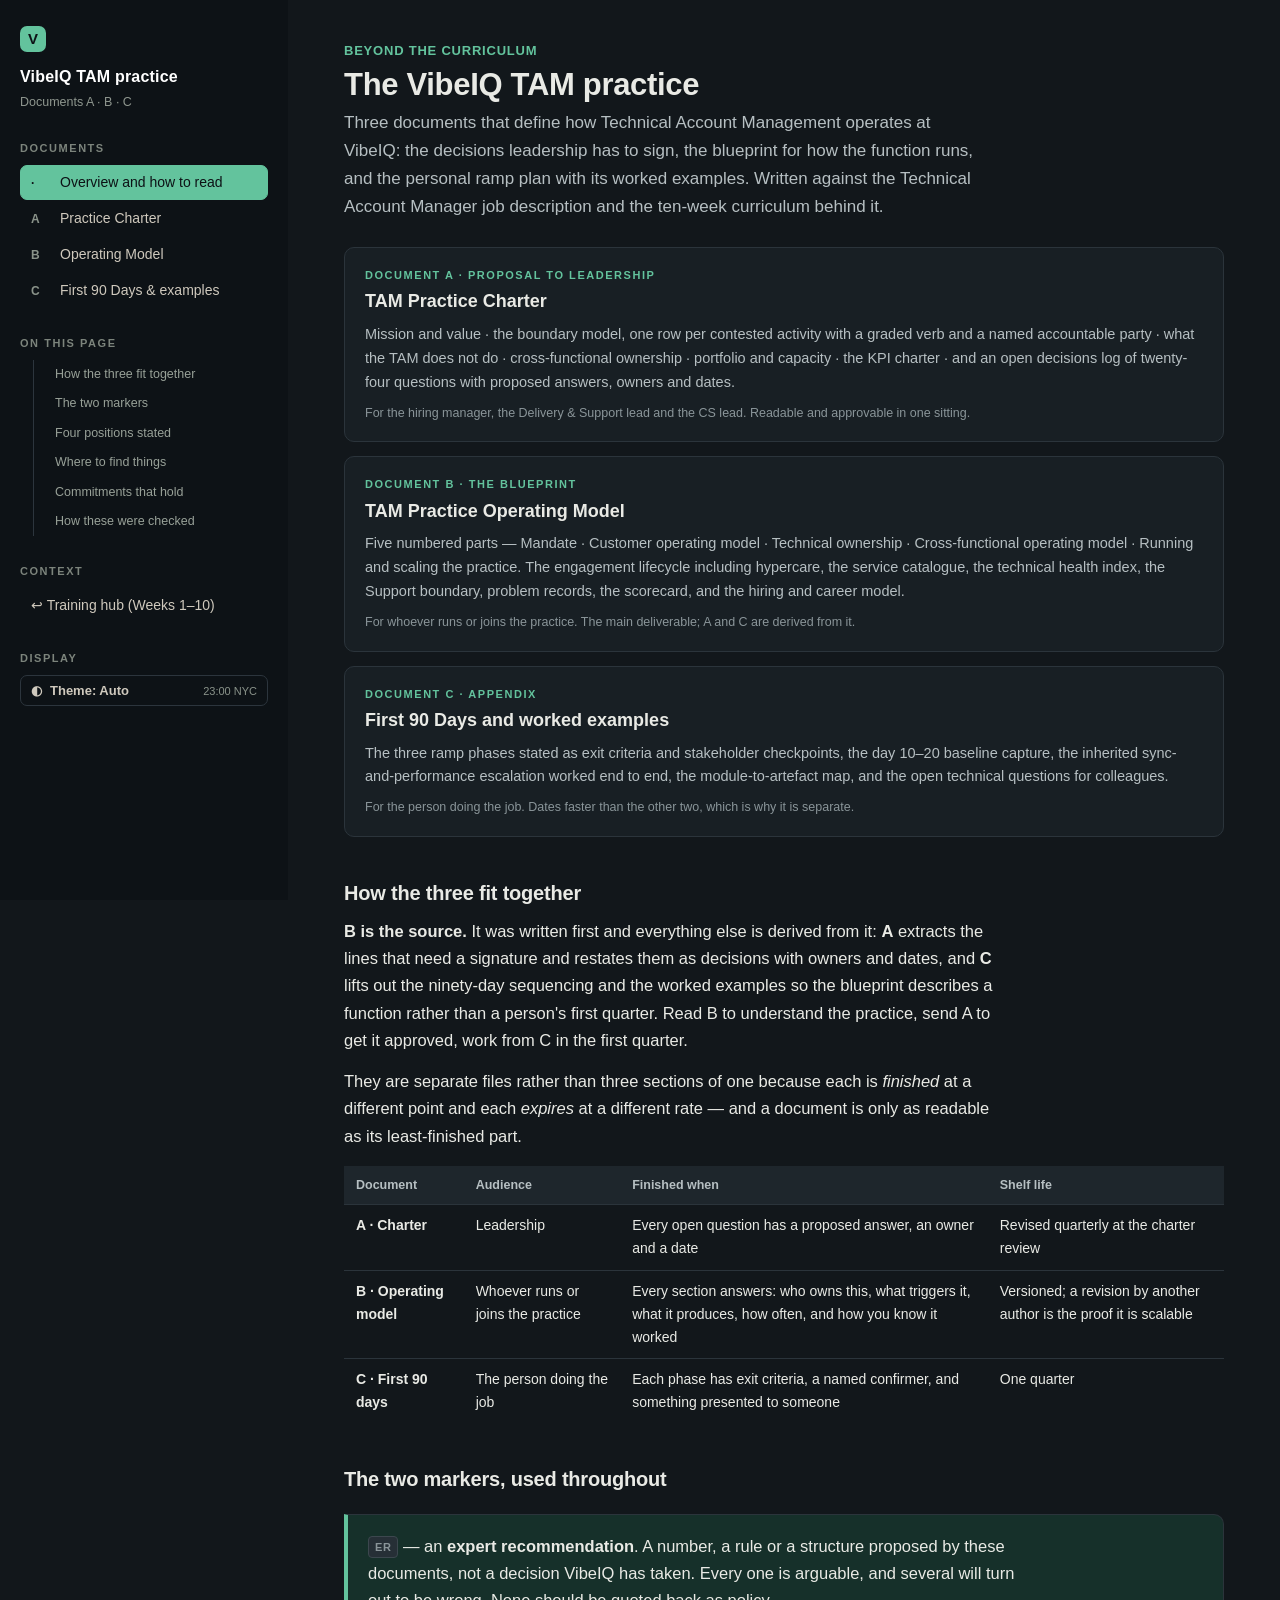
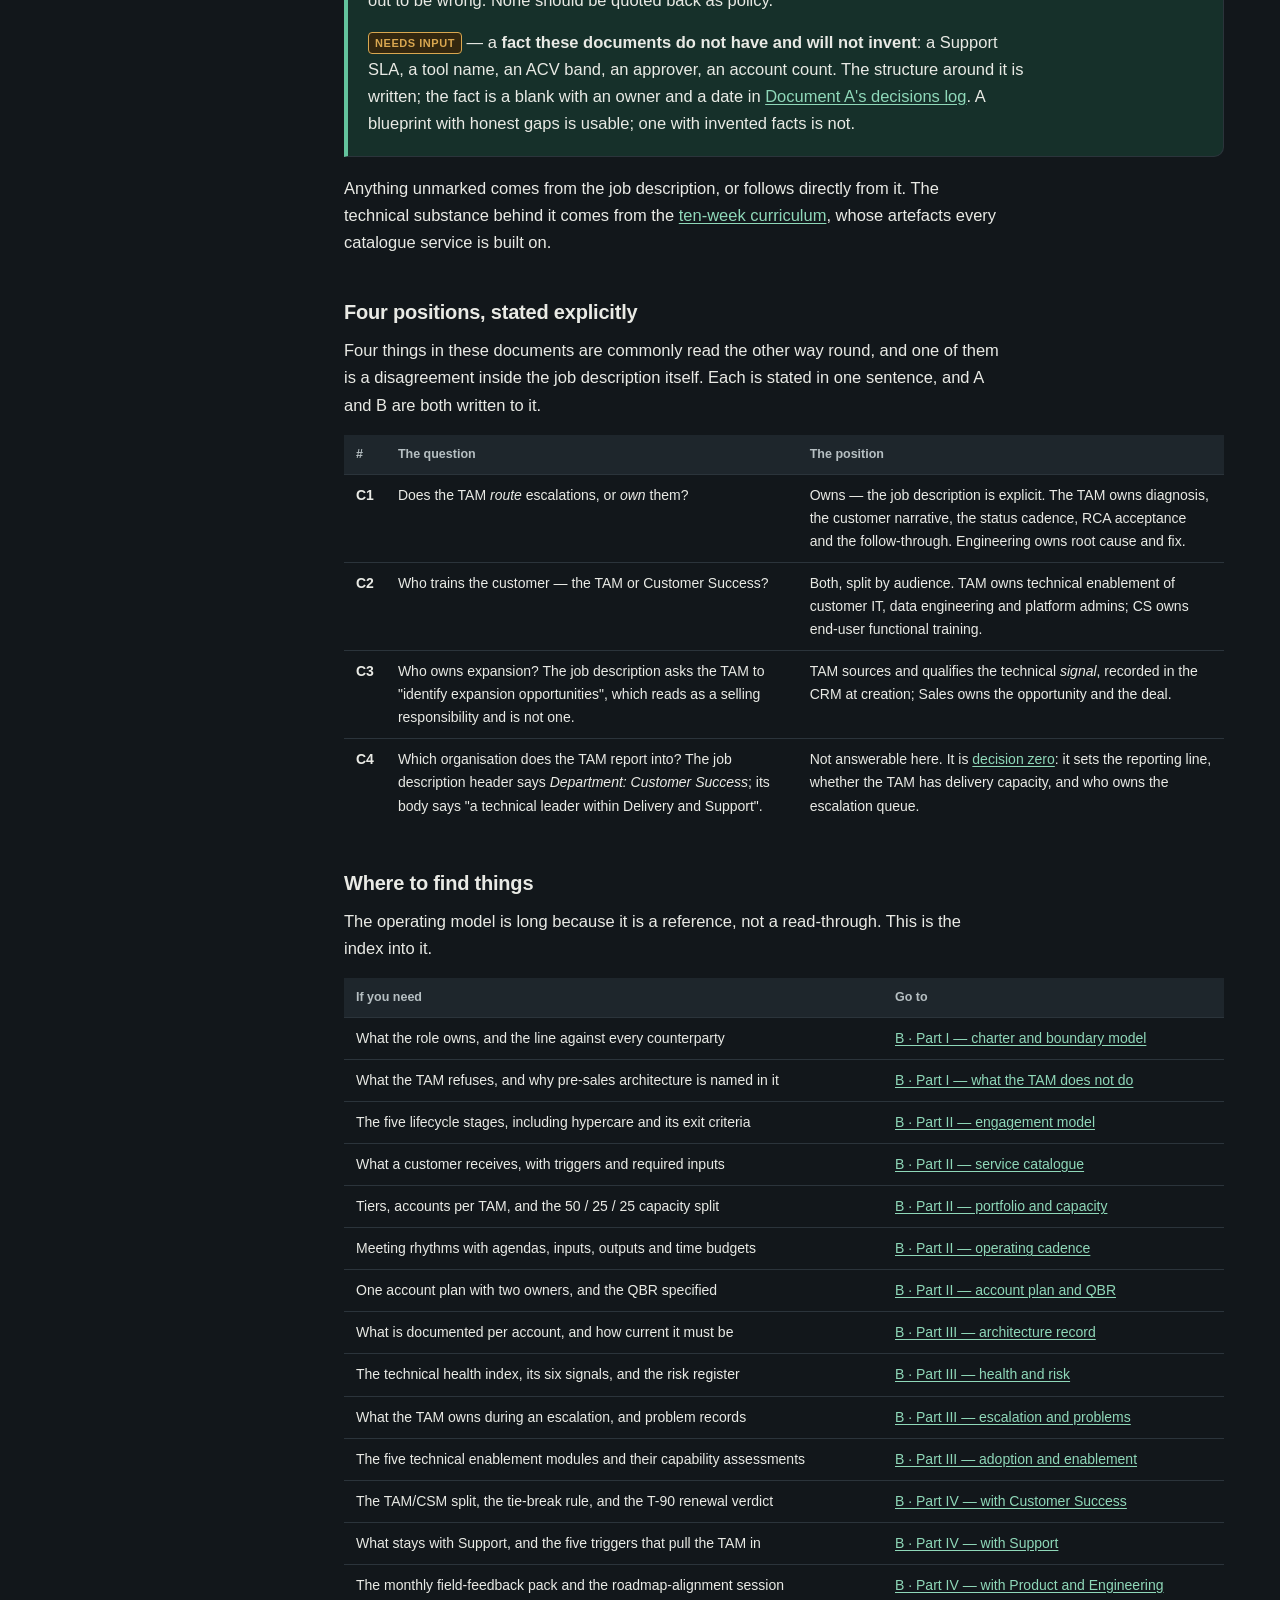
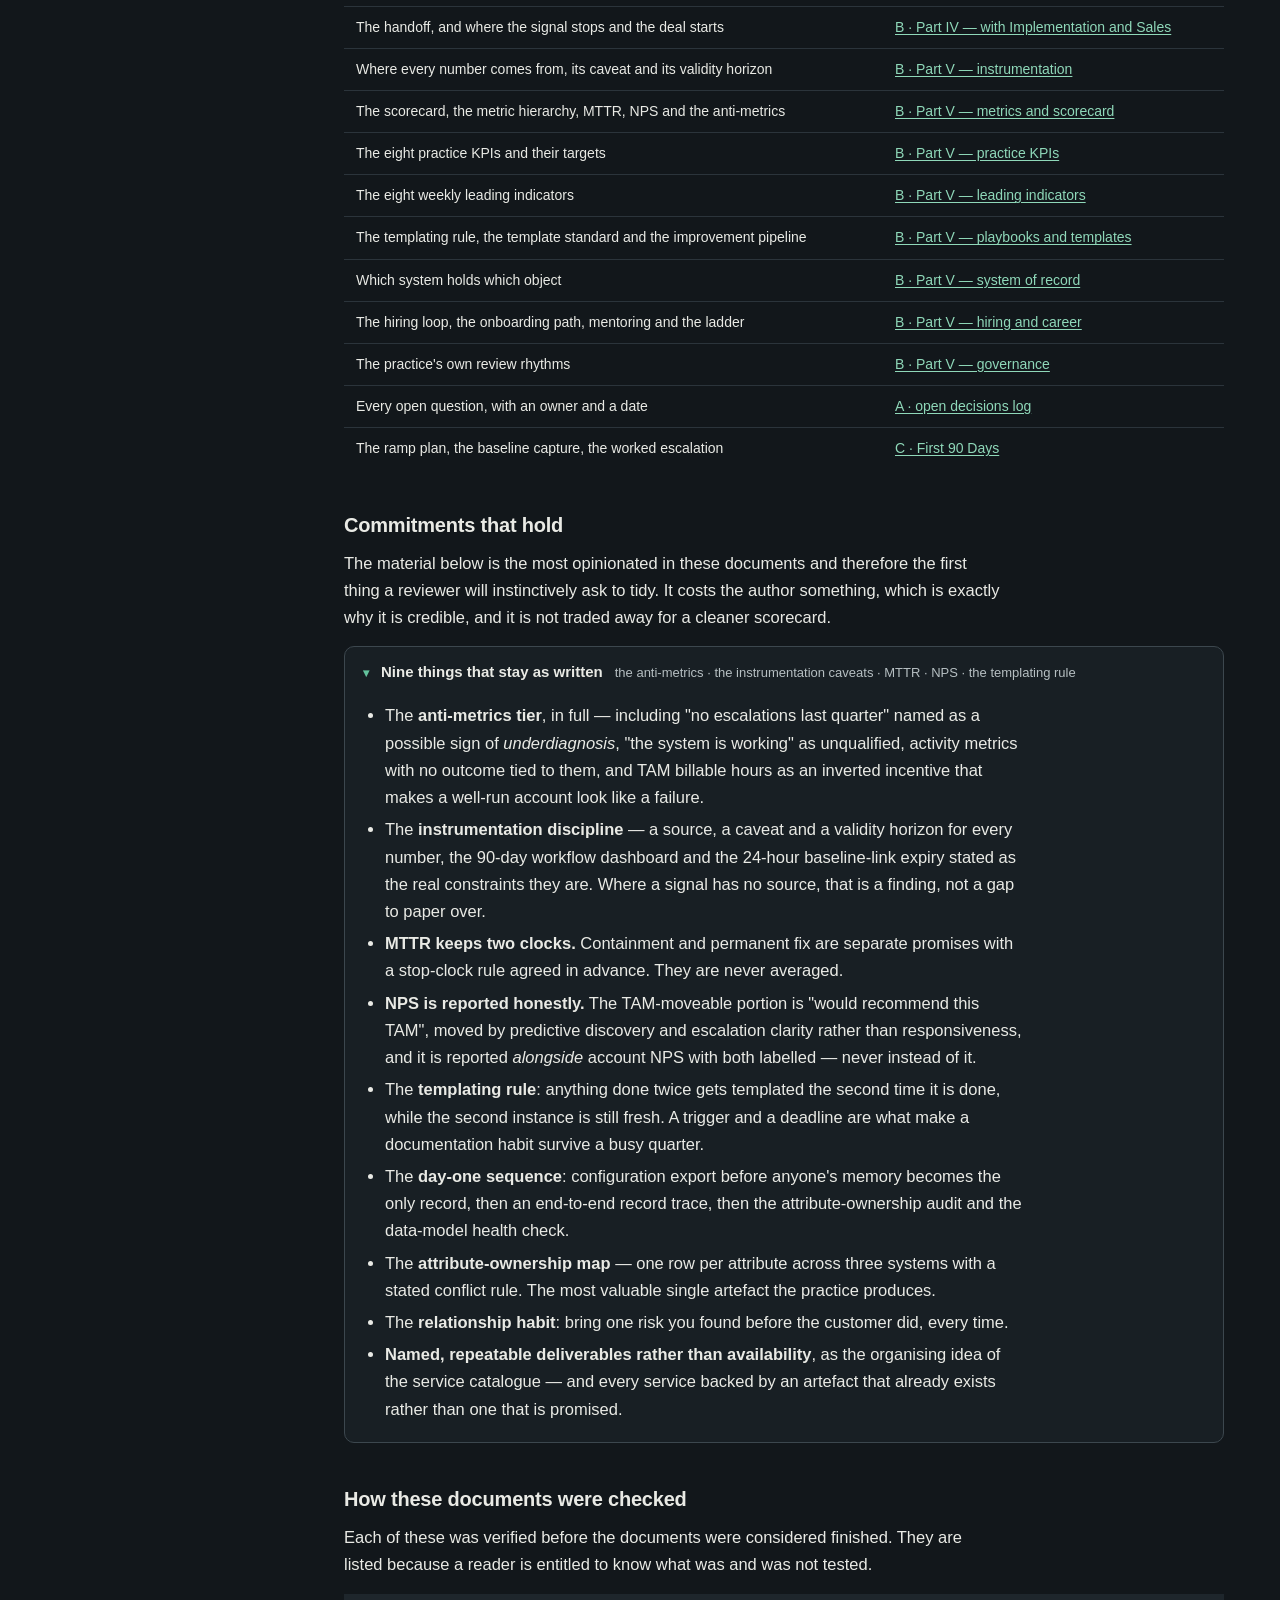
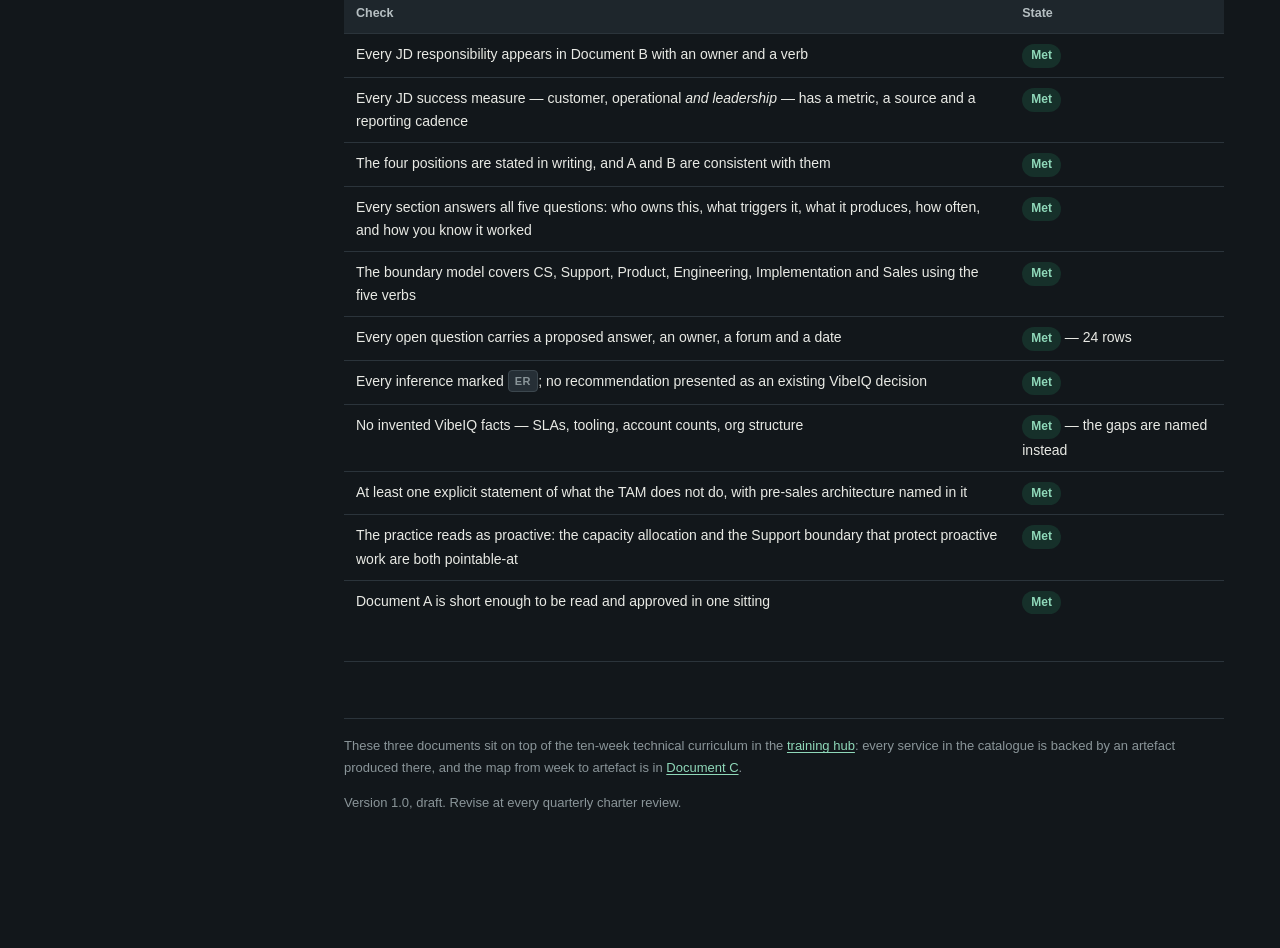
<file: practice/index.html>
<!doctype html>
<html lang="en">
<meta charset="utf-8">
<meta name="viewport" content="width=device-width, initial-scale=1">
<meta name="robots" content="noindex, nofollow">
<title>VibeIQ TAM Practice — Documents A, B and C</title>
<link rel="stylesheet" href="practice.css">
<link rel="stylesheet" href="../theme.css">
<script src="../theme.js"></script>
<body>
<div class="wrap">

<aside class="sidebar">
  <div class="brand">
    <div class="dot">V</div>
    <h1>VibeIQ TAM practice</h1>
    <p>Documents A · B · C</p>
  </div>

  <div class="navlabel">DOCUMENTS</div>
  <nav>
    <a href="index.html" class="active"><span class="wk">·</span> Overview and how to read</a>
    <a href="charter.html"><span class="wk">A</span> Practice Charter</a>
    <a href="operating-model.html"><span class="wk">B</span> Operating Model</a>
    <a href="first-90-days.html"><span class="wk">C</span> First 90 Days &amp; examples</a>
  </nav>

  <div class="navlabel">ON THIS PAGE</div>
  <nav>
    <div class="sub">
      <a href="#three">How the three fit together</a>
      <a href="#markers">The two markers</a>
      <a href="#resolutions">Four positions stated</a>
      <a href="#index">Where to find things</a>
      <a href="#commitments">Commitments that hold</a>
      <a href="#checklist">How these were checked</a>
    </div>
  </nav>

  <div class="navlabel">CONTEXT</div>
  <nav>
    <a href="../index.html">↩ Training hub (Weeks 1–10)</a>
  </nav>

  <div class="navlabel">DISPLAY</div>
  <button class="themectl" data-theme-toggle type="button"></button>
</aside>

<main class="main">
  <div class="topbar">
    <button data-nav-toggle type="button">☰</button>
    <span>TAM practice</span>
  </div>

  <div class="col">

    <p class="eyebrow">Beyond the curriculum</p>
    <h2 class="title">The VibeIQ TAM practice</h2>
    <p class="lede">Three documents that define how Technical Account Management operates at VibeIQ:
      the decisions leadership has to sign, the blueprint for how the function runs, and the personal
      ramp plan with its worked examples. Written against the Technical Account Manager job
      description and the ten-week curriculum behind it.</p>

    <div class="dgrid">
      <a class="dcard" href="charter.html">
        <span class="dk">Document A · proposal to leadership</span>
        <span class="dt">TAM Practice Charter</span>
        <p class="dd">Mission and value · the boundary model, one row per contested activity with a
          graded verb and a named accountable party · what the TAM does not do · cross-functional
          ownership · portfolio and capacity · the KPI charter · and an open decisions log of
          twenty-four questions with proposed answers, owners and dates.</p>
        <p class="dm">For the hiring manager, the Delivery &amp; Support lead and the CS lead.
          Readable and approvable in one sitting.</p>
      </a>
      <a class="dcard" href="operating-model.html">
        <span class="dk">Document B · the blueprint</span>
        <span class="dt">TAM Practice Operating Model</span>
        <p class="dd">Five numbered parts — Mandate · Customer operating model · Technical ownership ·
          Cross-functional operating model · Running and scaling the practice. The engagement
          lifecycle including hypercare, the service catalogue, the technical health index, the
          Support boundary, problem records, the scorecard, and the hiring and career model.</p>
        <p class="dm">For whoever runs or joins the practice. The main deliverable; A and C are
          derived from it.</p>
      </a>
      <a class="dcard" href="first-90-days.html">
        <span class="dk">Document C · appendix</span>
        <span class="dt">First 90 Days and worked examples</span>
        <p class="dd">The three ramp phases stated as exit criteria and stakeholder checkpoints, the
          day 10–20 baseline capture, the inherited sync-and-performance escalation worked end to
          end, the module-to-artefact map, and the open technical questions for colleagues.</p>
        <p class="dm">For the person doing the job. Dates faster than the other two, which is why it
          is separate.</p>
      </a>
    </div>

<!-- ==================================================================== -->
    <h3 id="three">How the three fit together</h3>

    <p><strong>B is the source.</strong> It was written first and everything else is derived from it:
      <strong>A</strong> extracts the lines that need a signature and restates them as decisions with
      owners and dates, and <strong>C</strong> lifts out the ninety-day sequencing and the worked
      examples so the blueprint describes a function rather than a person's first quarter. Read B to
      understand the practice, send A to get it approved, work from C in the first quarter.</p>

    <p>They are separate files rather than three sections of one because each is <em>finished</em> at
      a different point and each <em>expires</em> at a different rate — and a document is only as
      readable as its least-finished part.</p>

    <div class="tscroll">
      <table>
        <thead><tr><th>Document</th><th>Audience</th><th>Finished when</th><th>Shelf life</th></tr></thead>
        <tbody>
          <tr><td><strong>A · Charter</strong></td><td>Leadership</td><td>Every open question has a proposed answer, an owner and a date</td><td>Revised quarterly at the charter review</td></tr>
          <tr><td><strong>B · Operating model</strong></td><td>Whoever runs or joins the practice</td><td>Every section answers: who owns this, what triggers it, what it produces, how often, and how you know it worked</td><td>Versioned; a revision by another author is the proof it is scalable</td></tr>
          <tr><td><strong>C · First 90 days</strong></td><td>The person doing the job</td><td>Each phase has exit criteria, a named confirmer, and something presented to someone</td><td>One quarter</td></tr>
        </tbody>
      </table>
    </div>

<!-- ==================================================================== -->
    <h3 id="markers">The two markers, used throughout</h3>

    <div class="card keystone">
      <p><span class="er">ER</span> — an <strong>expert recommendation</strong>. A number, a rule or a
        structure proposed by these documents, not a decision VibeIQ has taken. Every one is arguable,
        and several will turn out to be wrong. None should be quoted back as policy.</p>
      <p style="margin-bottom:0"><span class="ni">NEEDS INPUT</span> — a <strong>fact these documents
        do not have and will not invent</strong>: a Support SLA, a tool name, an ACV band, an
        approver, an account count. The structure around it is written; the fact is a blank with an
        owner and a date in <a class="link" href="charter.html#decisions">Document A's decisions
        log</a>. A blueprint with honest gaps is usable; one with invented facts is not.</p>
    </div>

    <p>Anything unmarked comes from the job description, or follows directly from it. The technical
      substance behind it comes from the <a class="link" href="../index.html">ten-week curriculum</a>,
      whose artefacts every catalogue service is built on.</p>

<!-- ==================================================================== -->
    <h3 id="resolutions">Four positions, stated explicitly</h3>

    <p>Four things in these documents are commonly read the other way round, and one of them is a
      disagreement inside the job description itself. Each is stated in one sentence, and A and B are
      both written to it.</p>

    <div class="tscroll wide">
      <table>
        <thead><tr><th style="width:3em">#</th><th>The question</th><th>The position</th></tr></thead>
        <tbody>
          <tr><td><strong>C1</strong></td><td>Does the TAM <em>route</em> escalations, or <em>own</em> them?</td><td>Owns — the job description is explicit. The TAM owns diagnosis, the customer narrative, the status cadence, RCA acceptance and the follow-through. Engineering owns root cause and fix.</td></tr>
          <tr><td><strong>C2</strong></td><td>Who trains the customer — the TAM or Customer Success?</td><td>Both, split by audience. TAM owns technical enablement of customer IT, data engineering and platform admins; CS owns end-user functional training.</td></tr>
          <tr><td><strong>C3</strong></td><td>Who owns expansion? The job description asks the TAM to "identify expansion opportunities", which reads as a selling responsibility and is not one.</td><td>TAM sources and qualifies the technical <em>signal</em>, recorded in the CRM at creation; Sales owns the opportunity and the deal.</td></tr>
          <tr><td><strong>C4</strong></td><td>Which organisation does the TAM report into? The job description header says <em>Department: Customer Success</em>; its body says "a technical leader within Delivery and Support".</td><td>Not answerable here. It is <a class="link" href="charter.html#decisions">decision zero</a>: it sets the reporting line, whether the TAM has delivery capacity, and who owns the escalation queue.</td></tr>
        </tbody>
      </table>
    </div>

<!-- ==================================================================== -->
    <h3 id="index">Where to find things</h3>

    <p>The operating model is long because it is a reference, not a read-through. This is the index
      into it.</p>

    <div class="tscroll">
      <table>
        <thead><tr><th>If you need</th><th>Go to</th></tr></thead>
        <tbody>
          <tr><td>What the role owns, and the line against every counterparty</td><td><a class="link" href="operating-model.html#boundary">B · Part I — charter and boundary model</a></td></tr>
          <tr><td>What the TAM refuses, and why pre-sales architecture is named in it</td><td><a class="link" href="operating-model.html#not-tam">B · Part I — what the TAM does not do</a></td></tr>
          <tr><td>The five lifecycle stages, including hypercare and its exit criteria</td><td><a class="link" href="operating-model.html#lifecycle">B · Part II — engagement model</a></td></tr>
          <tr><td>What a customer receives, with triggers and required inputs</td><td><a class="link" href="operating-model.html#catalogue">B · Part II — service catalogue</a></td></tr>
          <tr><td>Tiers, accounts per TAM, and the 50 / 25 / 25 capacity split</td><td><a class="link" href="operating-model.html#portfolio">B · Part II — portfolio and capacity</a></td></tr>
          <tr><td>Meeting rhythms with agendas, inputs, outputs and time budgets</td><td><a class="link" href="operating-model.html#cadence">B · Part II — operating cadence</a></td></tr>
          <tr><td>One account plan with two owners, and the QBR specified</td><td><a class="link" href="operating-model.html#account-plan">B · Part II — account plan and QBR</a></td></tr>
          <tr><td>What is documented per account, and how current it must be</td><td><a class="link" href="operating-model.html#architecture">B · Part III — architecture record</a></td></tr>
          <tr><td>The technical health index, its six signals, and the risk register</td><td><a class="link" href="operating-model.html#health">B · Part III — health and risk</a></td></tr>
          <tr><td>What the TAM owns during an escalation, and problem records</td><td><a class="link" href="operating-model.html#escalation">B · Part III — escalation and problems</a></td></tr>
          <tr><td>The five technical enablement modules and their capability assessments</td><td><a class="link" href="operating-model.html#adoption">B · Part III — adoption and enablement</a></td></tr>
          <tr><td>The TAM/CSM split, the tie-break rule, and the T-90 renewal verdict</td><td><a class="link" href="operating-model.html#with-cs">B · Part IV — with Customer Success</a></td></tr>
          <tr><td>What stays with Support, and the five triggers that pull the TAM in</td><td><a class="link" href="operating-model.html#with-support">B · Part IV — with Support</a></td></tr>
          <tr><td>The monthly field-feedback pack and the roadmap-alignment session</td><td><a class="link" href="operating-model.html#with-product">B · Part IV — with Product and Engineering</a></td></tr>
          <tr><td>The handoff, and where the signal stops and the deal starts</td><td><a class="link" href="operating-model.html#with-impl">B · Part IV — with Implementation and Sales</a></td></tr>
          <tr><td>Where every number comes from, its caveat and its validity horizon</td><td><a class="link" href="operating-model.html#instrumentation">B · Part V — instrumentation</a></td></tr>
          <tr><td>The scorecard, the metric hierarchy, MTTR, NPS and the anti-metrics</td><td><a class="link" href="operating-model.html#metrics">B · Part V — metrics and scorecard</a></td></tr>
          <tr><td>The eight practice KPIs and their targets</td><td><a class="link" href="operating-model.html#practice-kpis">B · Part V — practice KPIs</a></td></tr>
          <tr><td>The eight weekly leading indicators</td><td><a class="link" href="operating-model.html#leading-indicators">B · Part V — leading indicators</a></td></tr>
          <tr><td>The templating rule, the template standard and the improvement pipeline</td><td><a class="link" href="operating-model.html#playbooks">B · Part V — playbooks and templates</a></td></tr>
          <tr><td>Which system holds which object</td><td><a class="link" href="operating-model.html#tooling">B · Part V — system of record</a></td></tr>
          <tr><td>The hiring loop, the onboarding path, mentoring and the ladder</td><td><a class="link" href="operating-model.html#people">B · Part V — hiring and career</a></td></tr>
          <tr><td>The practice's own review rhythms</td><td><a class="link" href="operating-model.html#governance">B · Part V — governance</a></td></tr>
          <tr><td>Every open question, with an owner and a date</td><td><a class="link" href="charter.html#decisions">A · open decisions log</a></td></tr>
          <tr><td>The ramp plan, the baseline capture, the worked escalation</td><td><a class="link" href="first-90-days.html">C · First 90 Days</a></td></tr>
        </tbody>
      </table>
    </div>

<!-- ==================================================================== -->
    <h3 id="commitments">Commitments that hold</h3>

    <p>The material below is the most opinionated in these documents and therefore the first thing a
      reviewer will instinctively ask to tidy. It costs the author something, which is exactly why it
      is credible, and it is not traded away for a cleaner scorecard.</p>

    <details open>
      <summary><span class="plabel">Nine things that stay as written</span>
        <span class="ppeek">the anti-metrics · the instrumentation caveats · MTTR · NPS · the templating rule</span></summary>
      <ul>
        <li>The <strong>anti-metrics tier</strong>, in full — including "no escalations last quarter"
          named as a possible sign of <em>underdiagnosis</em>, "the system is working" as unqualified,
          activity metrics with no outcome tied to them, and TAM billable hours as an inverted
          incentive that makes a well-run account look like a failure.</li>
        <li>The <strong>instrumentation discipline</strong> — a source, a caveat and a validity horizon
          for every number, the 90-day workflow dashboard and the 24-hour baseline-link expiry stated
          as the real constraints they are. Where a signal has no source, that is a finding, not a gap
          to paper over.</li>
        <li><strong>MTTR keeps two clocks.</strong> Containment and permanent fix are separate
          promises with a stop-clock rule agreed in advance. They are never averaged.</li>
        <li><strong>NPS is reported honestly.</strong> The TAM-moveable portion is "would recommend
          this TAM", moved by predictive discovery and escalation clarity rather than responsiveness,
          and it is reported <em>alongside</em> account NPS with both labelled — never instead of it.</li>
        <li>The <strong>templating rule</strong>: anything done twice gets templated the second time it
          is done, while the second instance is still fresh. A trigger and a deadline are what make a
          documentation habit survive a busy quarter.</li>
        <li>The <strong>day-one sequence</strong>: configuration export before anyone's memory becomes
          the only record, then an end-to-end record trace, then the attribute-ownership audit and the
          data-model health check.</li>
        <li>The <strong>attribute-ownership map</strong> — one row per attribute across three systems
          with a stated conflict rule. The most valuable single artefact the practice produces.</li>
        <li>The <strong>relationship habit</strong>: bring one risk you found before the customer did,
          every time.</li>
        <li><strong>Named, repeatable deliverables rather than availability</strong>, as the organising
          idea of the service catalogue — and every service backed by an artefact that already exists
          rather than one that is promised.</li>
      </ul>
    </details>

<!-- ==================================================================== -->
    <h3 id="checklist">How these documents were checked</h3>

    <p>Each of these was verified before the documents were considered finished. They are listed
      because a reader is entitled to know what was and was not tested.</p>

    <div class="tscroll">
      <table>
        <thead><tr><th>Check</th><th>State</th></tr></thead>
        <tbody>
          <tr><td>Every JD responsibility appears in Document B with an owner and a verb</td><td><span class="pill p-green">Met</span></td></tr>
          <tr><td>Every JD success measure — customer, operational <em>and leadership</em> — has a metric, a source and a reporting cadence</td><td><span class="pill p-green">Met</span></td></tr>
          <tr><td>The four positions are stated in writing, and A and B are consistent with them</td><td><span class="pill p-green">Met</span></td></tr>
          <tr><td>Every section answers all five questions: who owns this, what triggers it, what it produces, how often, and how you know it worked</td><td><span class="pill p-green">Met</span></td></tr>
          <tr><td>The boundary model covers CS, Support, Product, Engineering, Implementation and Sales using the five verbs</td><td><span class="pill p-green">Met</span></td></tr>
          <tr><td>Every open question carries a proposed answer, an owner, a forum and a date</td><td><span class="pill p-green">Met</span> — 24 rows</td></tr>
          <tr><td>Every inference marked <span class="er">ER</span>; no recommendation presented as an existing VibeIQ decision</td><td><span class="pill p-green">Met</span></td></tr>
          <tr><td>No invented VibeIQ facts — SLAs, tooling, account counts, org structure</td><td><span class="pill p-green">Met</span> — the gaps are named instead</td></tr>
          <tr><td>At least one explicit statement of what the TAM does not do, with pre-sales architecture named in it</td><td><span class="pill p-green">Met</span></td></tr>
          <tr><td>The practice reads as proactive: the capacity allocation and the Support boundary that protect proactive work are both pointable-at</td><td><span class="pill p-green">Met</span></td></tr>
          <tr><td>Document A is short enough to be read and approved in one sitting</td><td><span class="pill p-green">Met</span></td></tr>
        </tbody>
      </table>
    </div>

    <hr class="divider">
    <div class="foot">
      <p>These three documents sit on top of the ten-week technical curriculum in the
        <a class="link" href="../index.html">training hub</a>: every service in the catalogue is backed
        by an artefact produced there, and the map from week to artefact is in
        <a class="link" href="first-90-days.html#artefact-map">Document C</a>.</p>
      <p>Version 1.0, draft. Revise at every quarterly charter review.</p>
    </div>

  </div>
</main>
</div>
<div class="scrim"></div>
<script src="practice.js"></script>
</body>
</html>
</file>
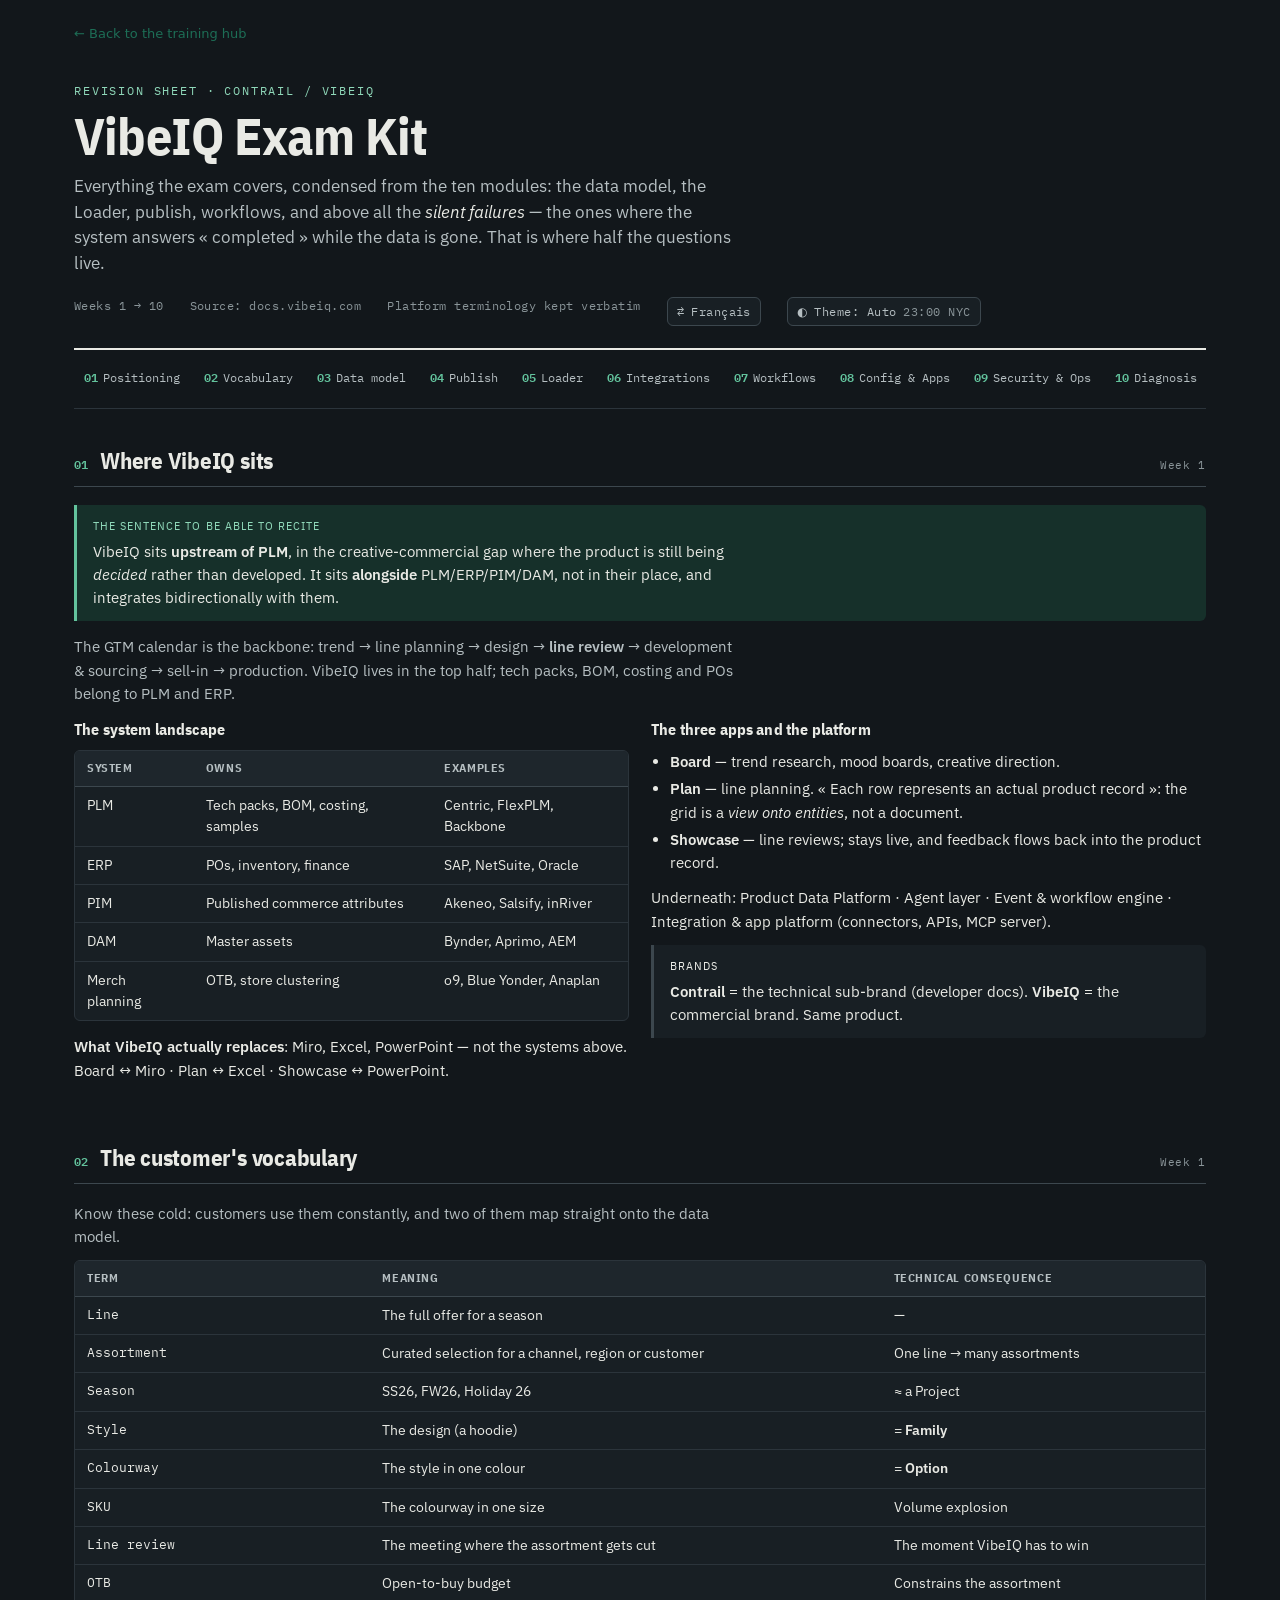
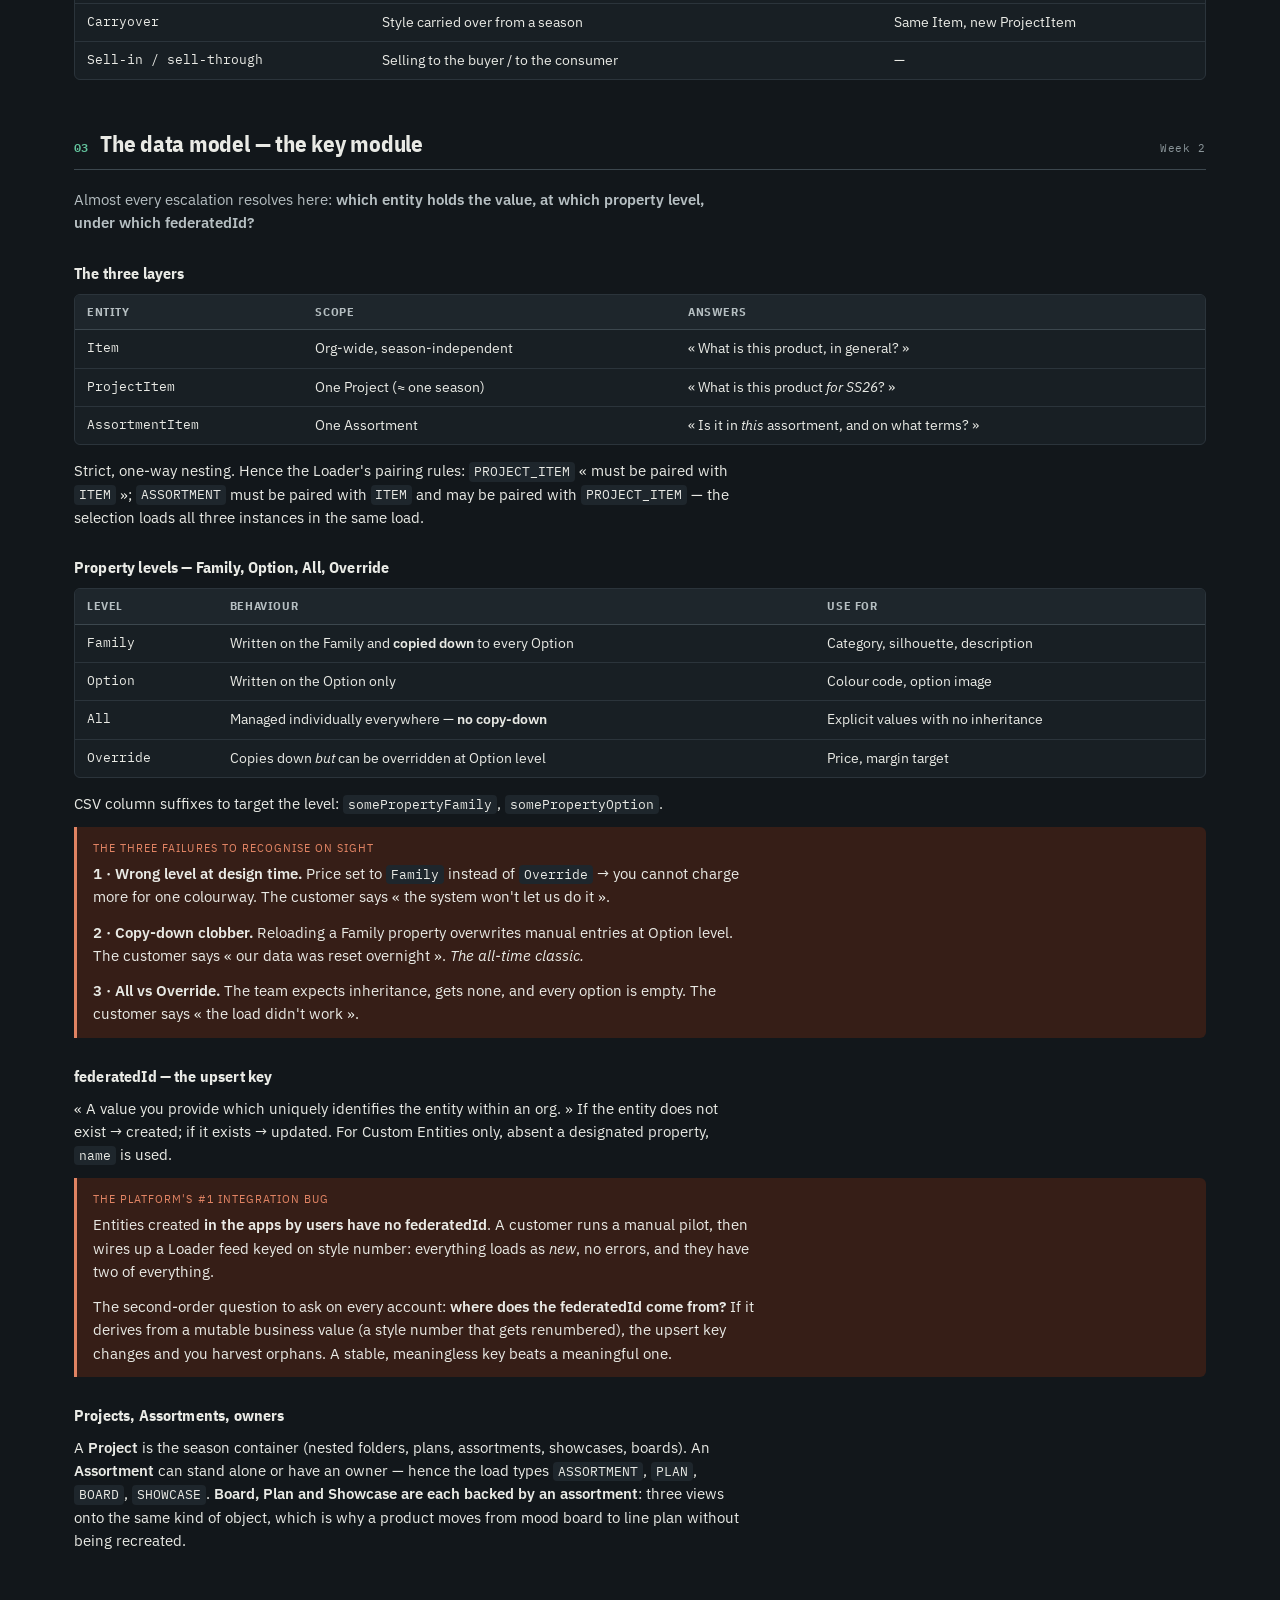
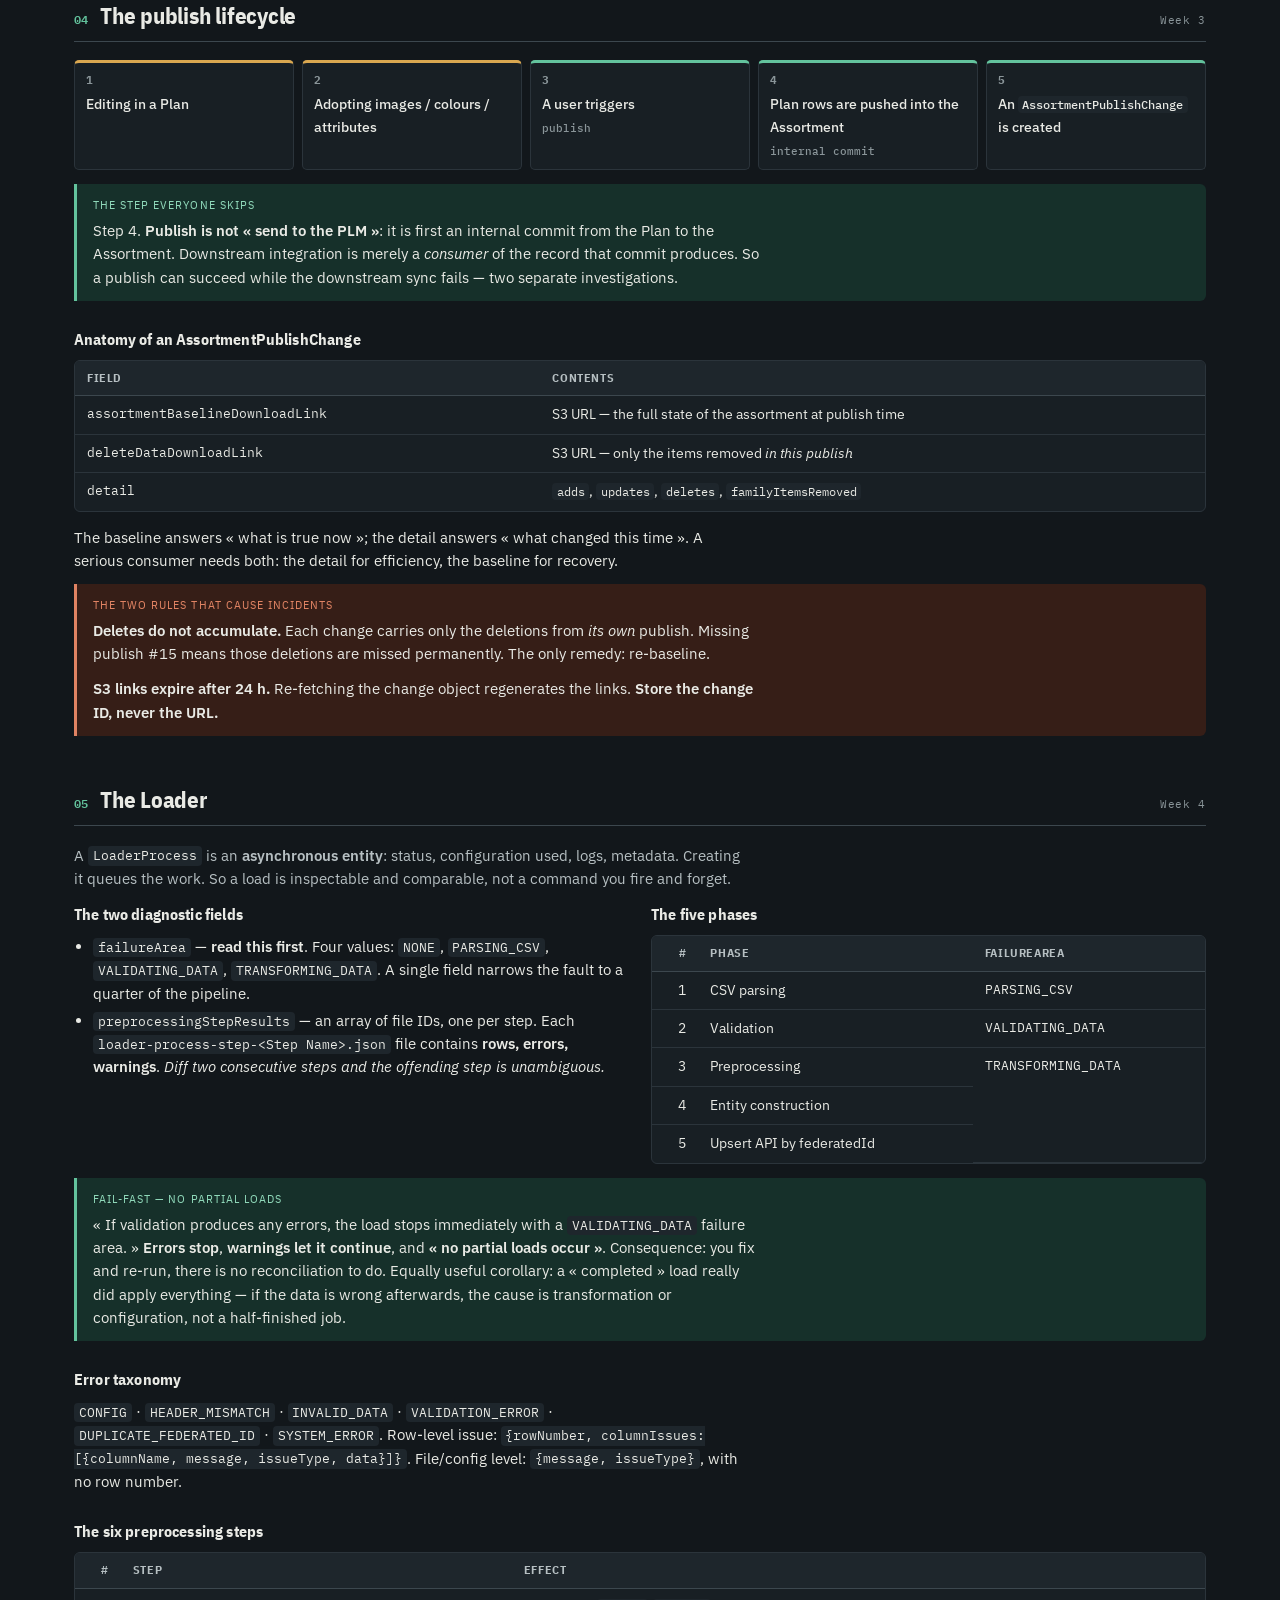
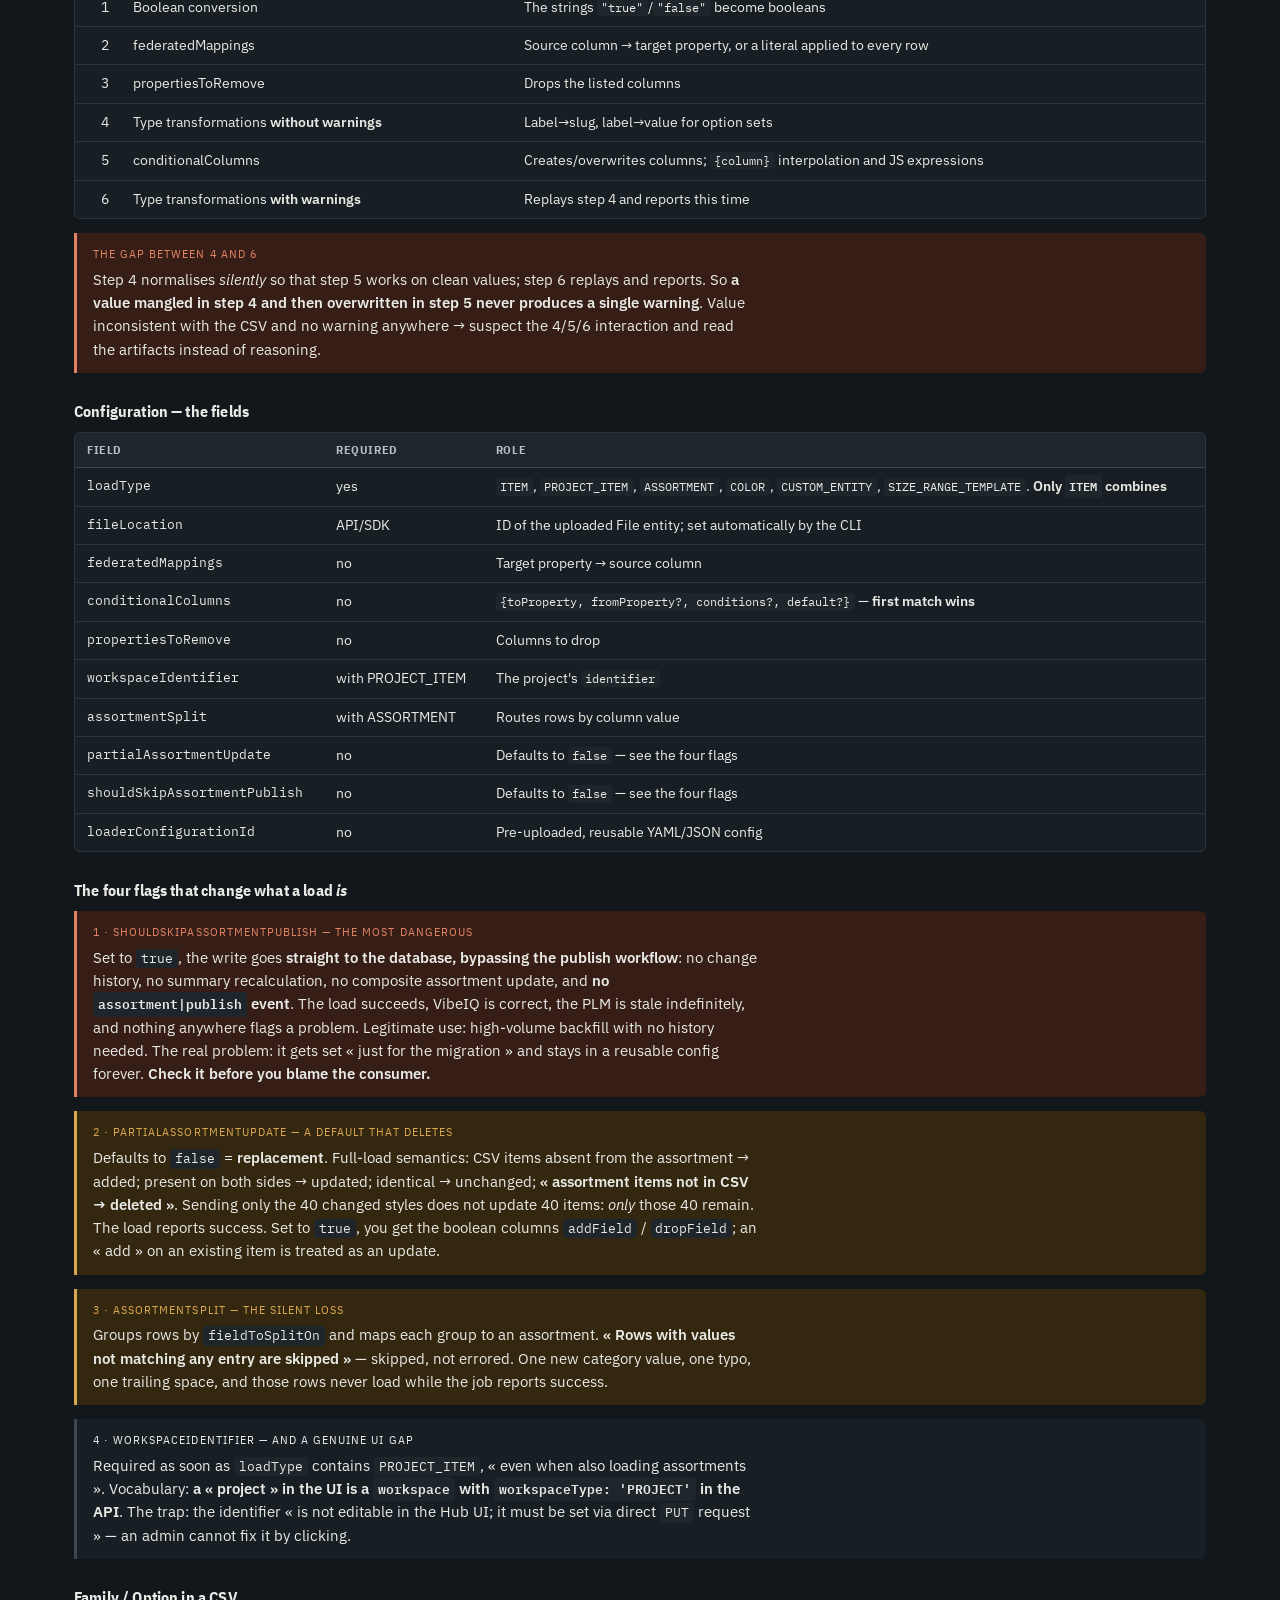
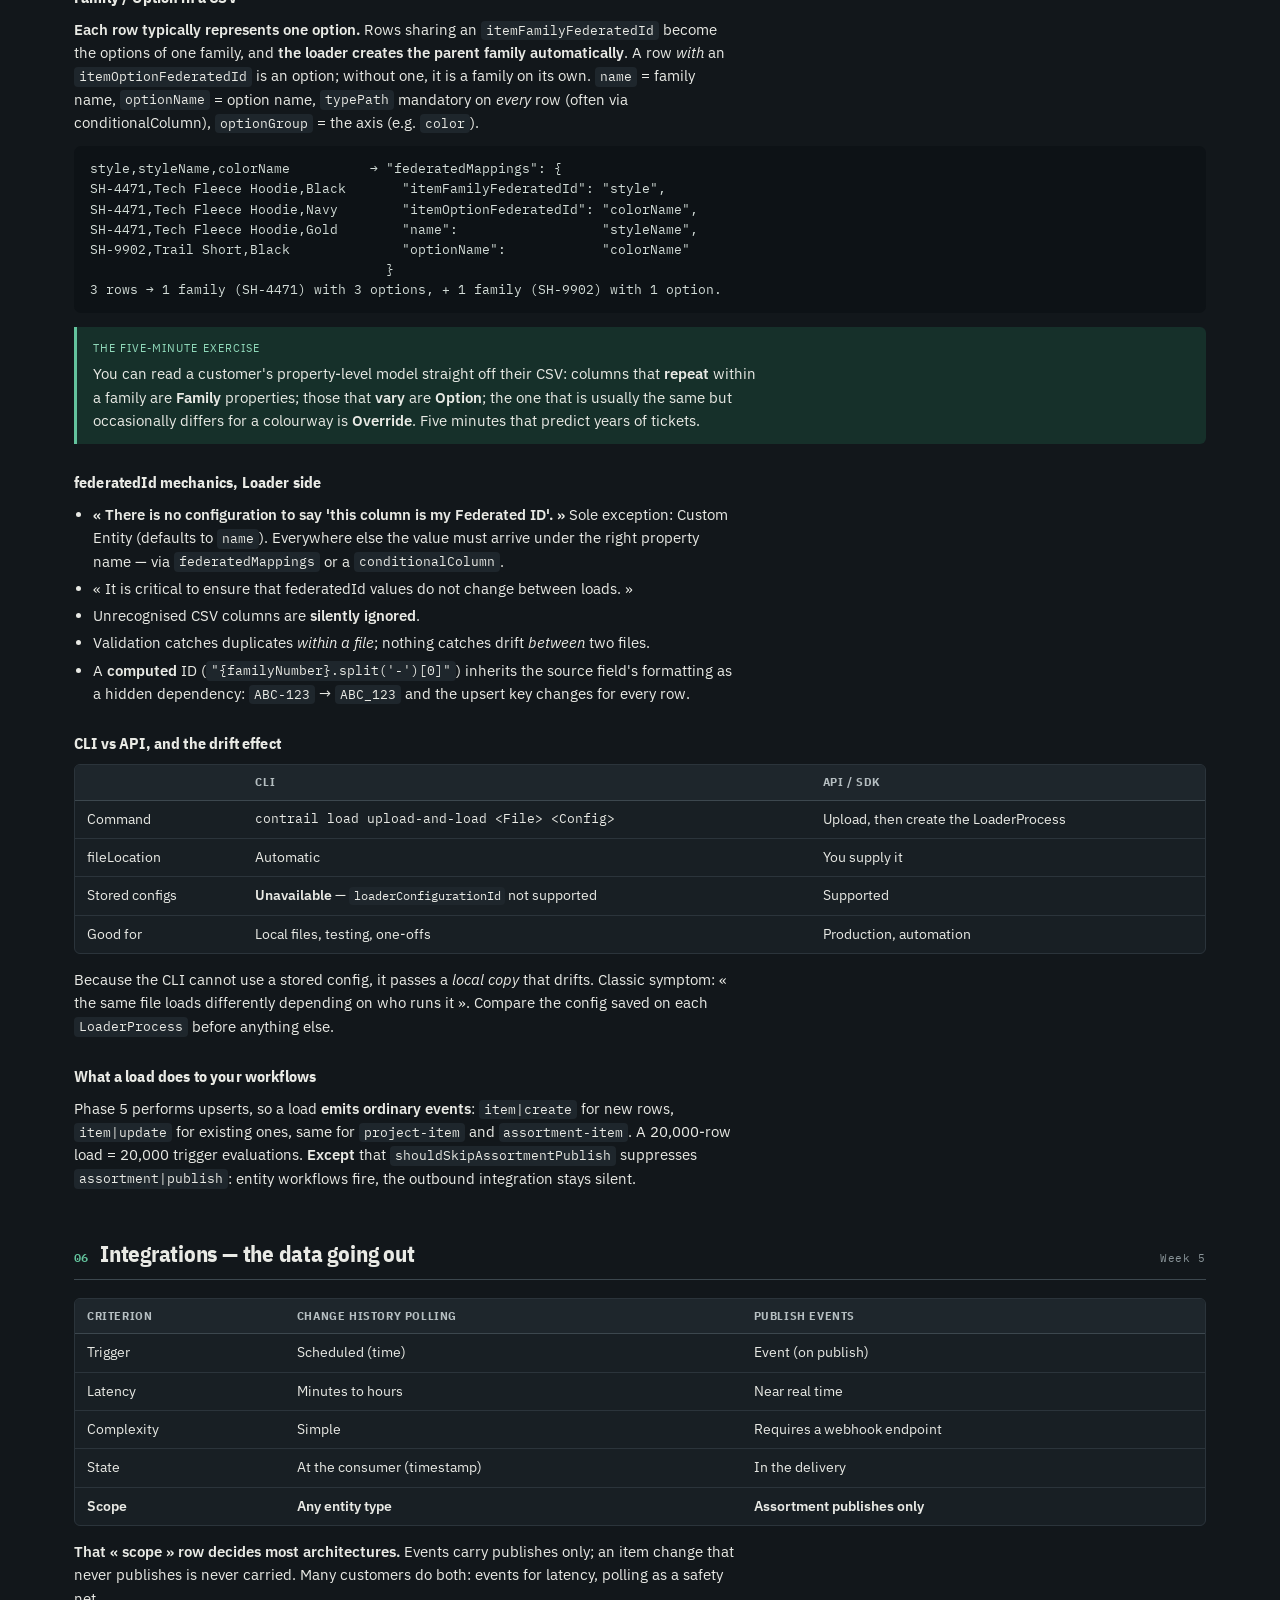
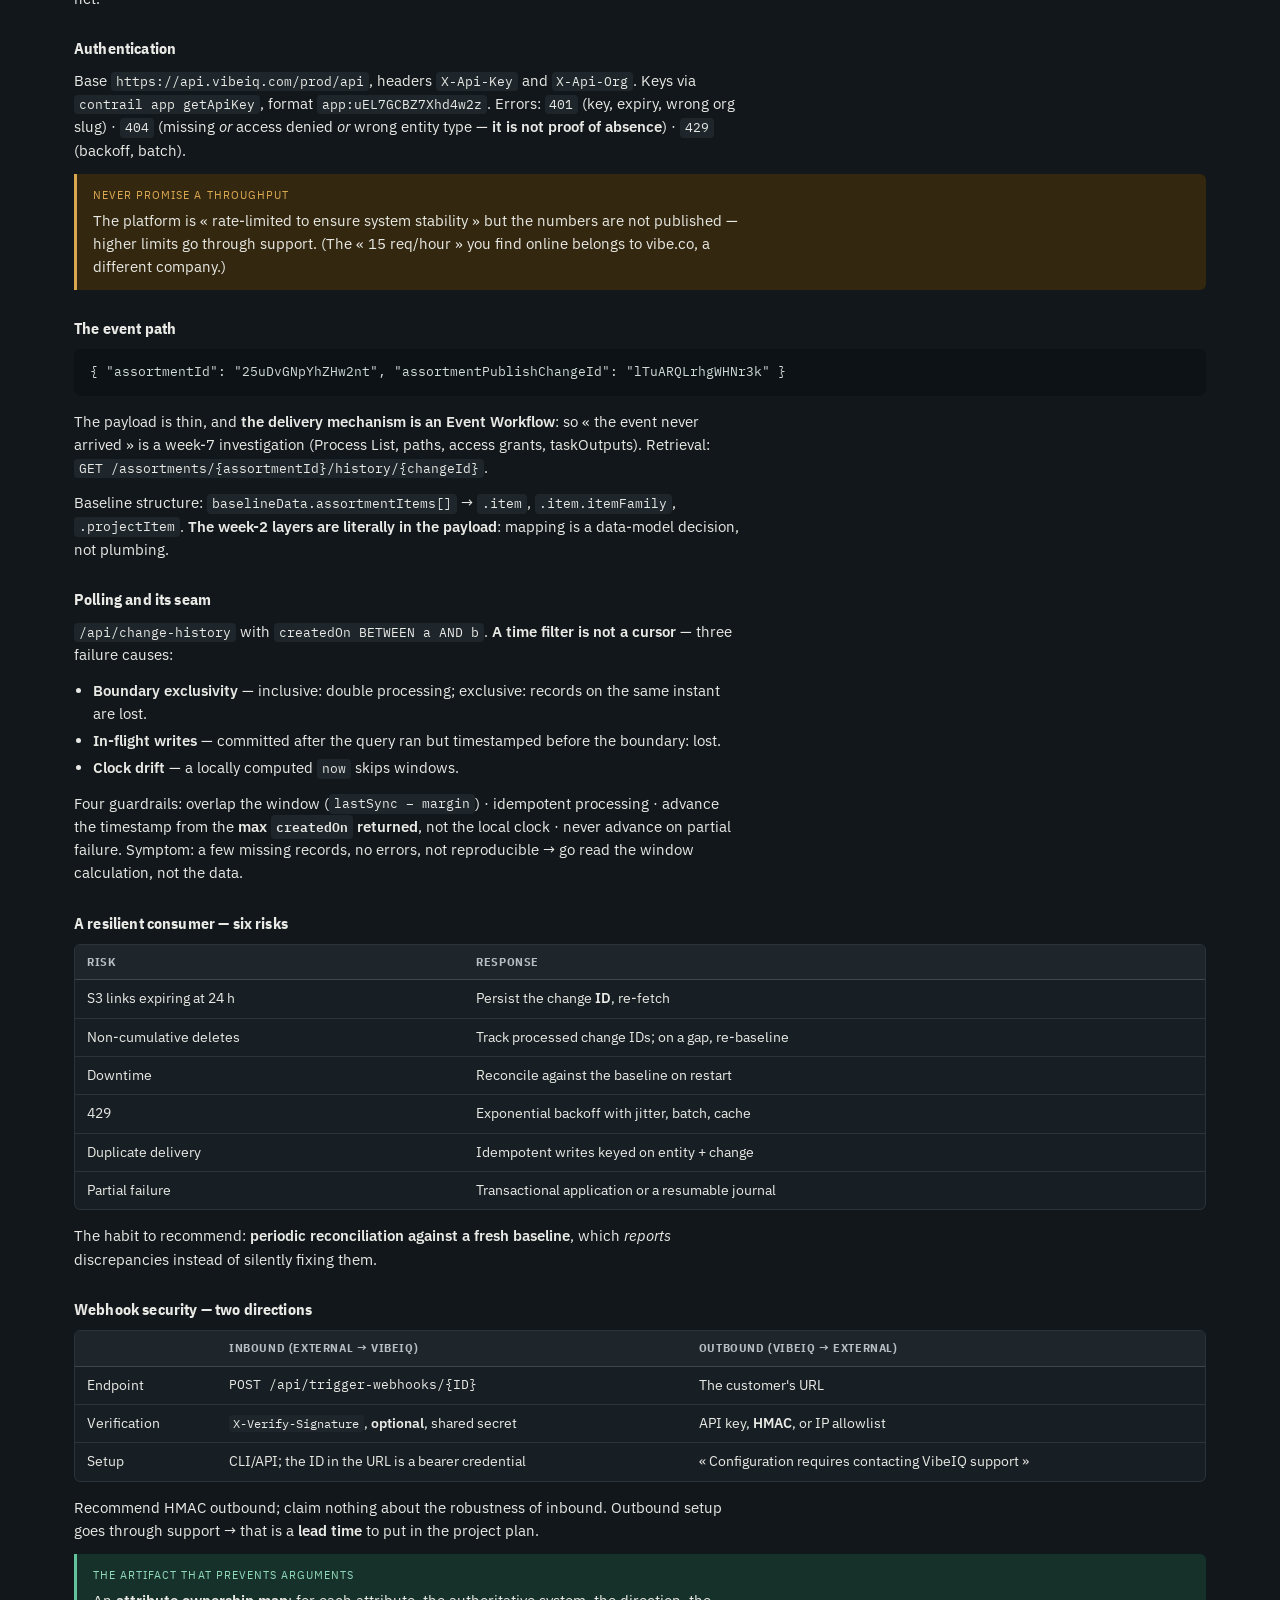
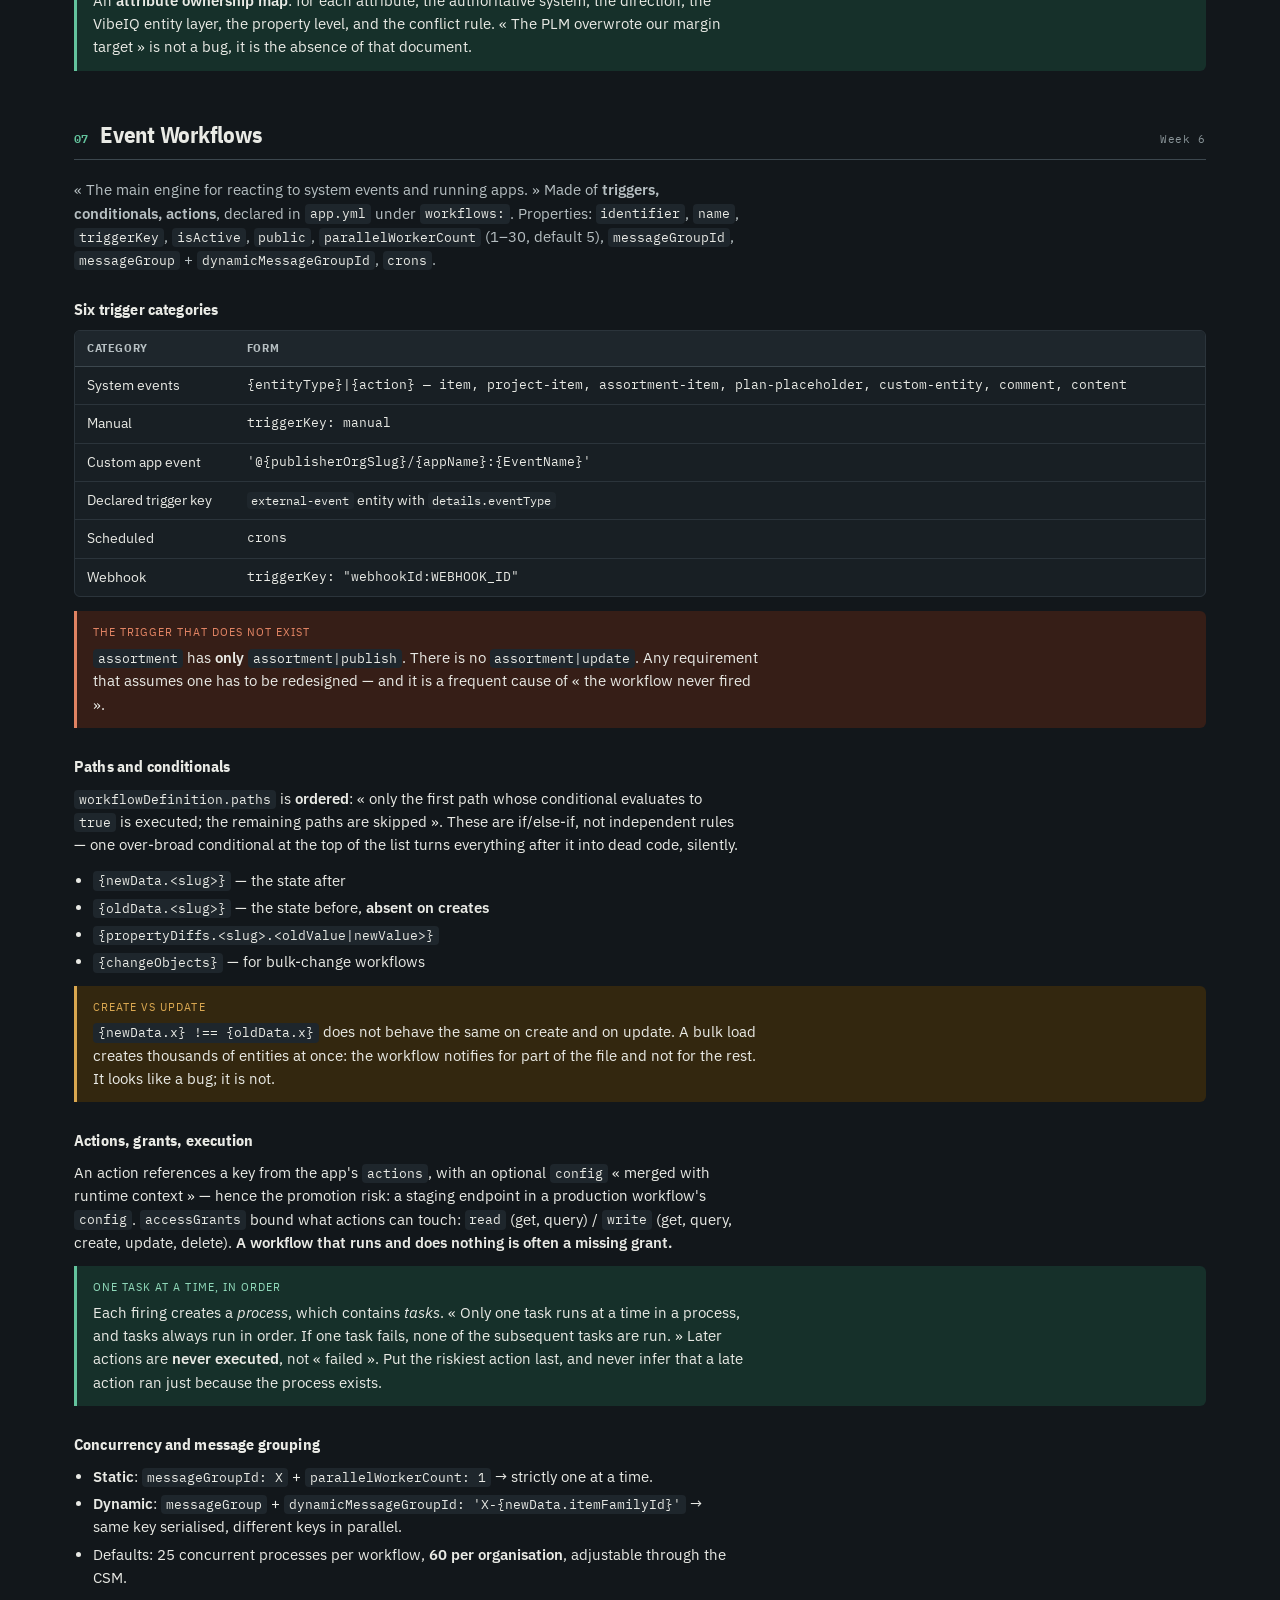
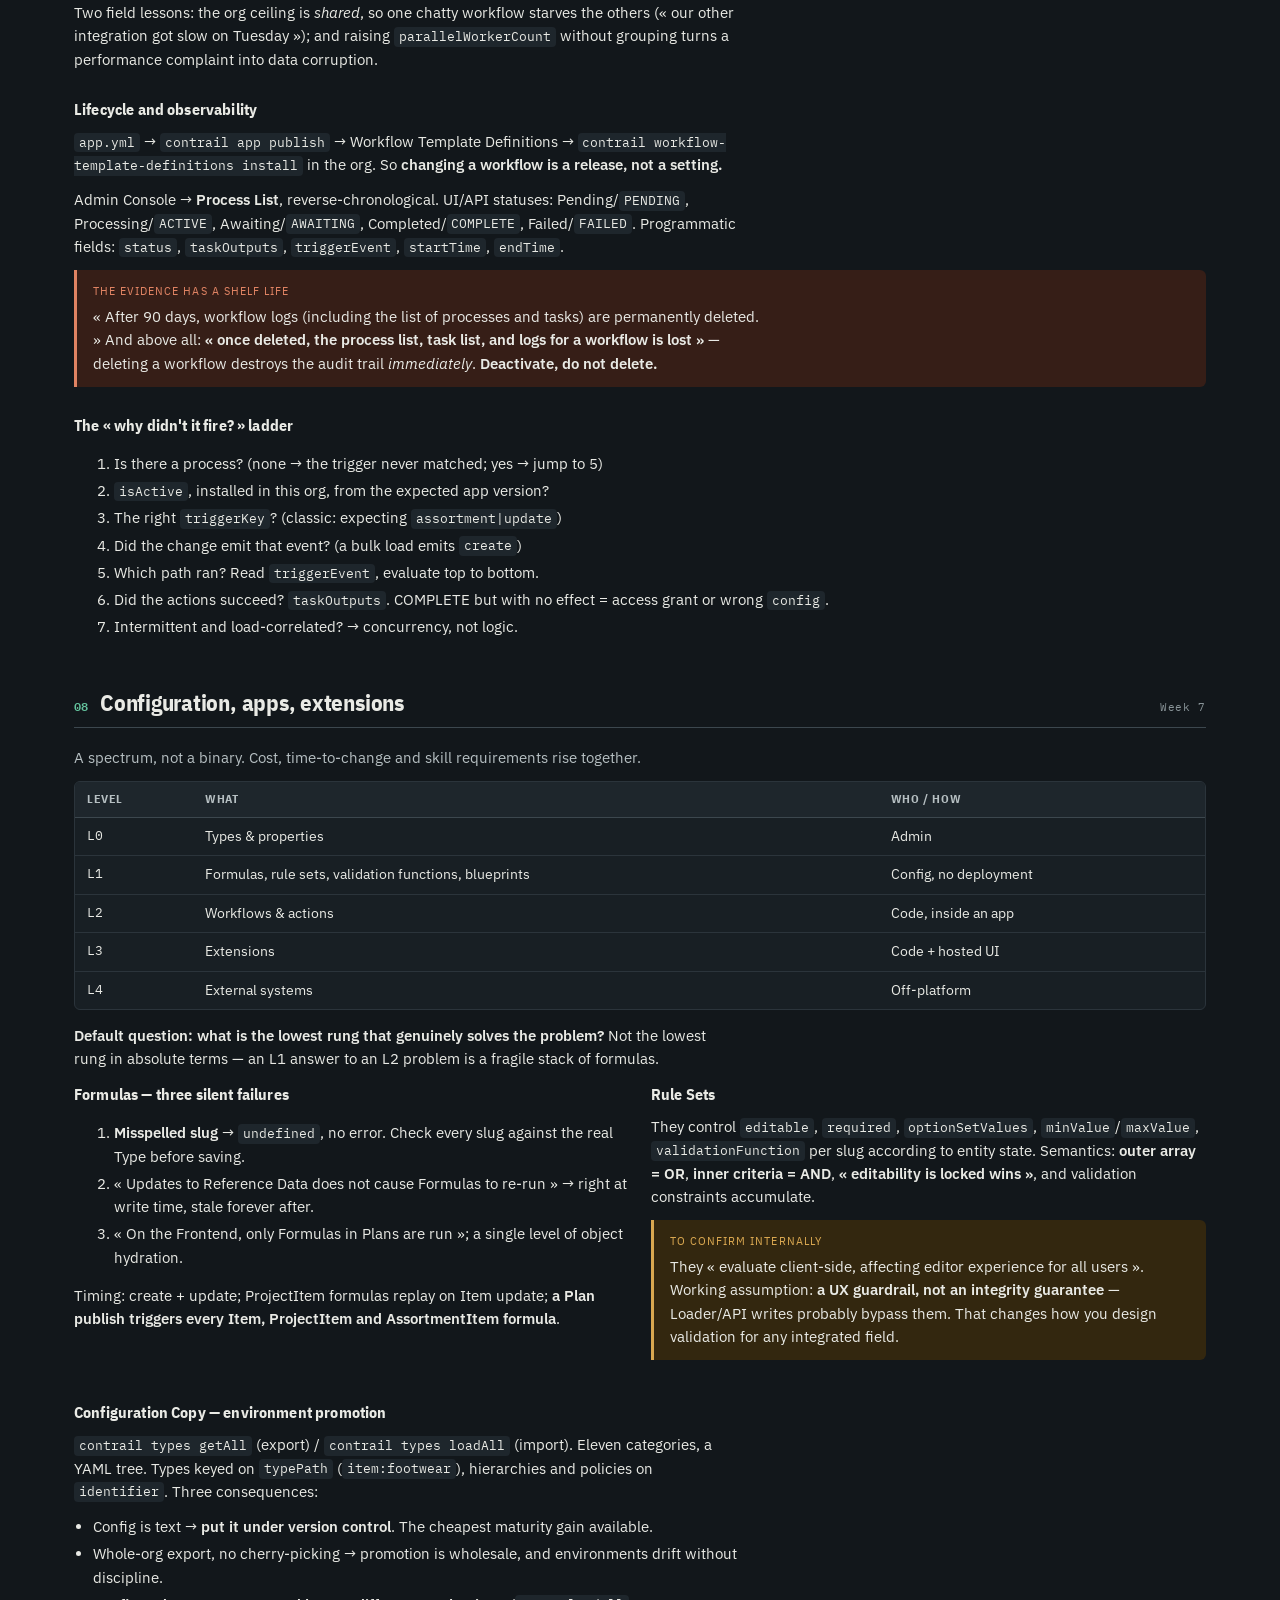
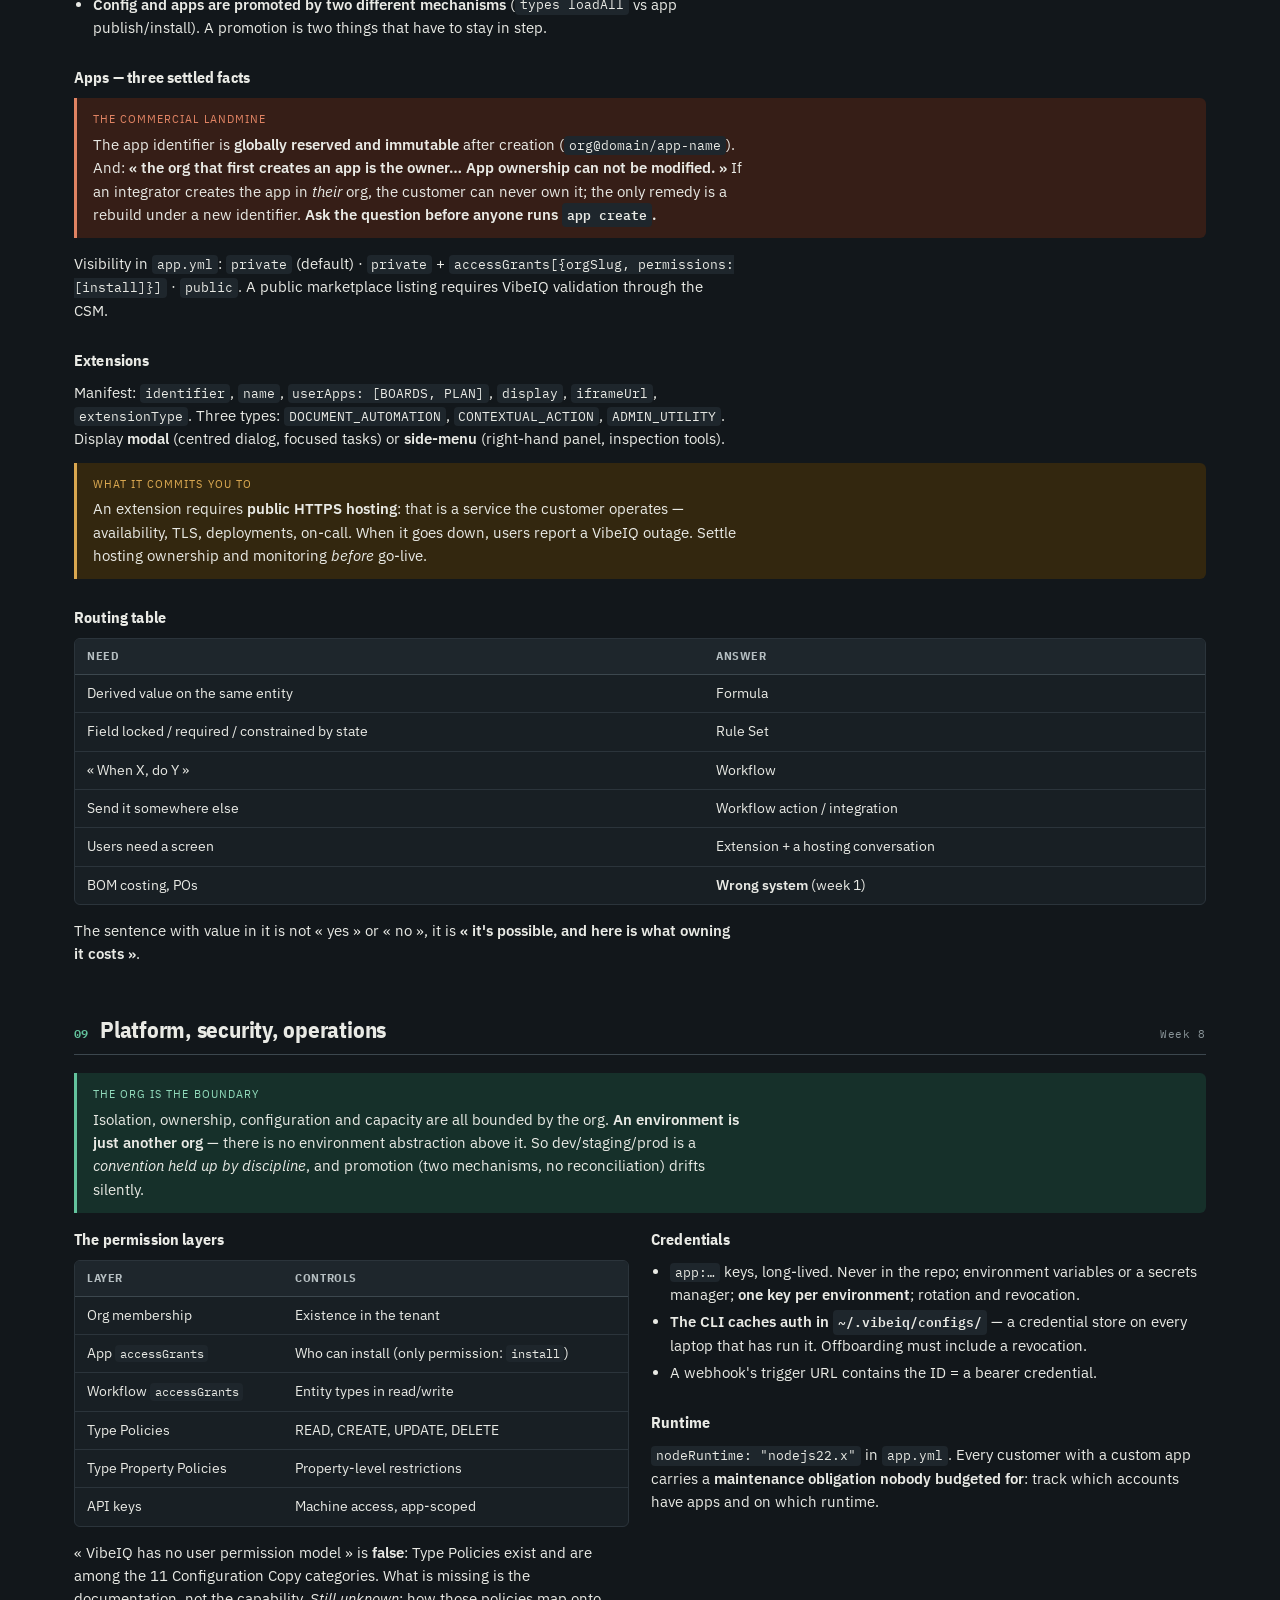
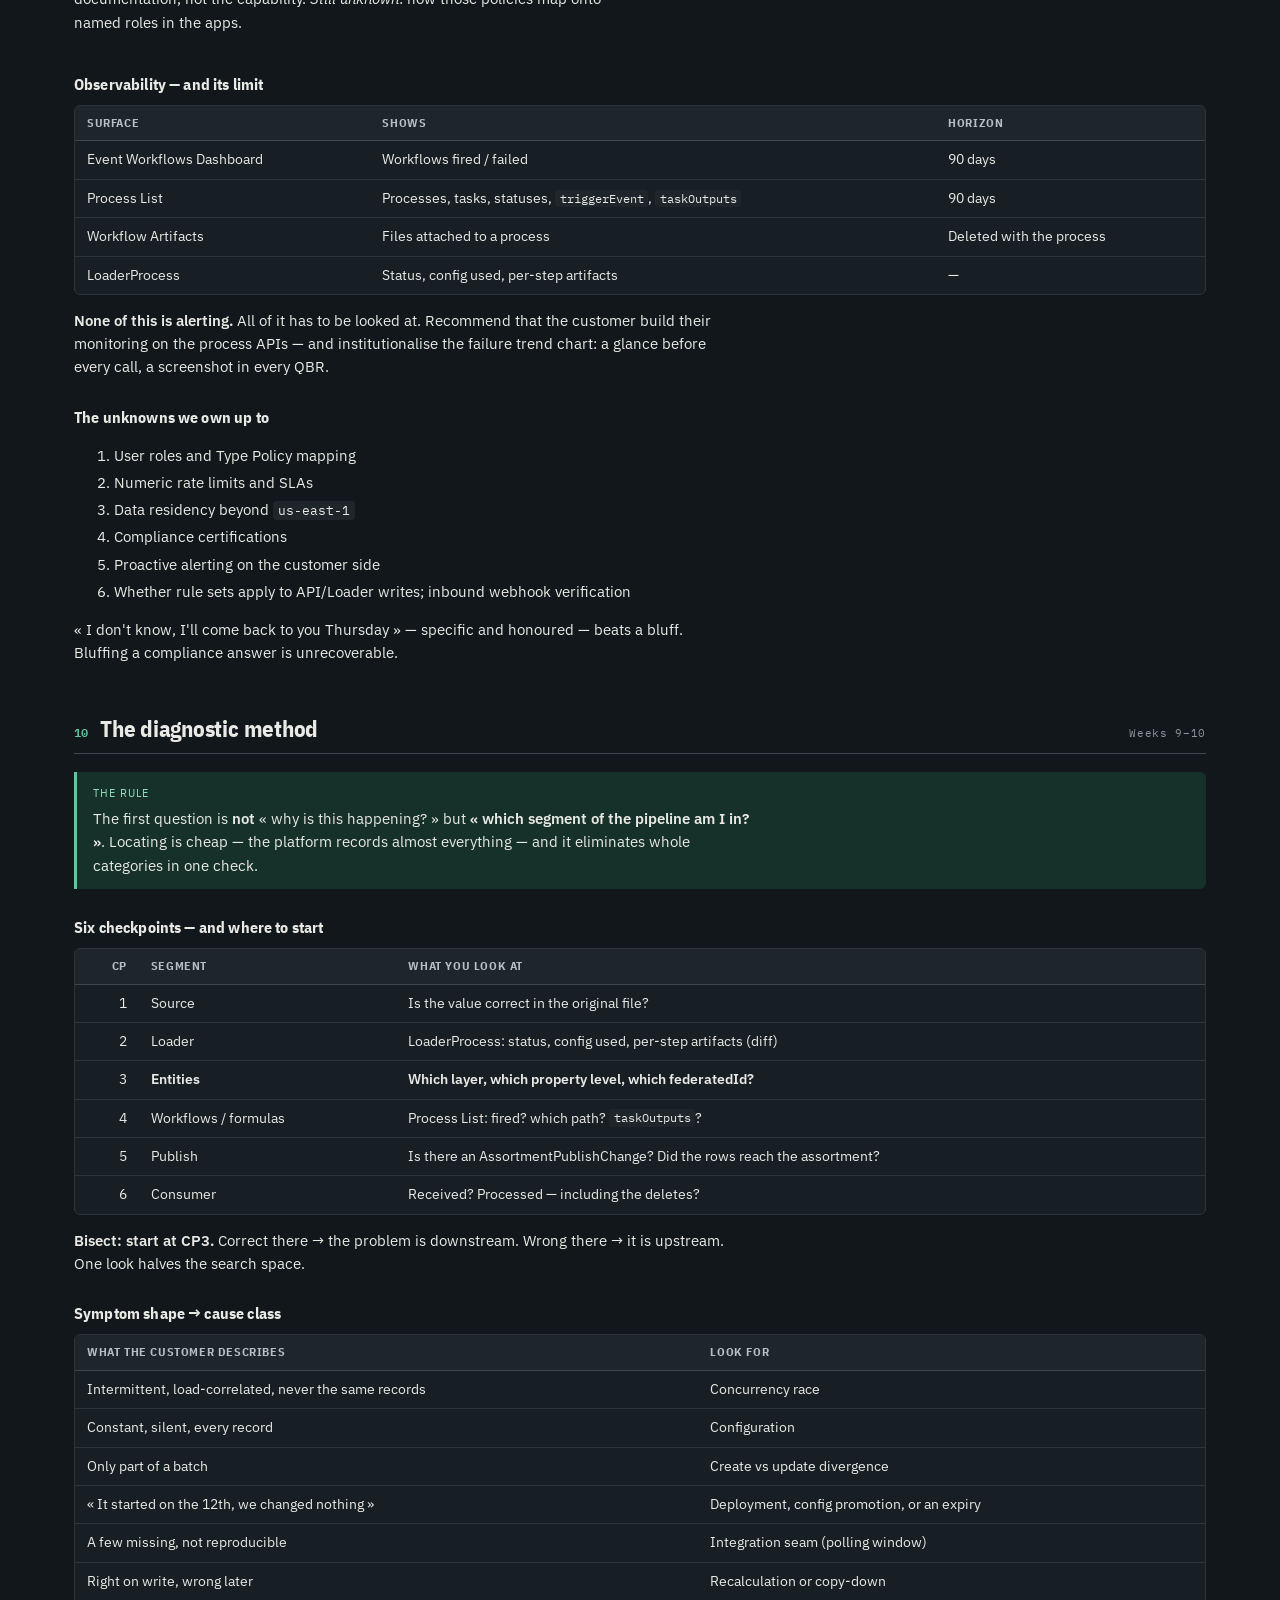
<file: cheatsheet.en.html>
<!doctype html>
<html lang="en">
<head>
<meta charset="utf-8">
<meta name="viewport" content="width=device-width, initial-scale=1">
<meta name="robots" content="noindex, nofollow">
<title>VibeIQ Exam Kit</title>
<link rel="alternate" hreflang="fr" href="cheatsheet.html">
<link rel="alternate" hreflang="en" href="cheatsheet.en.html">
<link rel="preconnect" href="https://fonts.googleapis.com">
<link rel="preconnect" href="https://fonts.gstatic.com" crossorigin>
<link rel="stylesheet" href="https://fonts.googleapis.com/css2?family=IBM+Plex+Mono:wght@400;600&family=IBM+Plex+Sans+Condensed:wght@600;700&family=IBM+Plex+Sans:ital,wght@0,400;0,500;0,600;1,400&display=swap">
<style>
  :root{
    --paper:#f6f4ef;
    --panel:#ffffff;
    --panel-2:#f0ede5;
    --ink:#141a1f;
    --ink-2:#3d4954;
    --ink-3:#6d7a83;
    --line:#e0dbd1;
    --line-2:#c9c2b4;
    --accent:#1d6e56;
    --accent-ink:#0f4536;
    --accent-soft:#e2f0ea;
    --amber:#8f5c0d;
    --amber-soft:#f7edd9;
    --coral:#a83f26;
    --coral-soft:#f8e6df;
    --blue:#1a5a94;
    --blue-soft:#e3edf7;
    --code-bg:#1c242b;
    --code-ink:#dfe6e2;
    --shadow:0 1px 2px rgba(20,26,31,.05);
  }
  @media (prefers-color-scheme:dark){
    :root:not([data-theme="light"]){
      --paper:#12171b;
      --panel:#181f24;
      --panel-2:#1e262c;
      --ink:#e9eae5;
      --ink-2:#b6bfc2;
      --ink-3:#8a9599;
      --line:#2b343b;
      --line-2:#3c474e;
      --accent:#63c39d;
      --accent-ink:#8fd8b9;
      --accent-soft:#16302a;
      --amber:#d9a750;
      --amber-soft:#33270f;
      --coral:#e08363;
      --coral-soft:#361e17;
      --blue:#77b1e0;
      --blue-soft:#152a3d;
      --code-bg:#0d1216;
      --code-ink:#d3ddd8;
      --shadow:0 1px 2px rgba(0,0,0,.4);
    }
  }
  :root[data-theme="dark"]{
    --paper:#12171b;
    --panel:#181f24;
    --panel-2:#1e262c;
    --ink:#e9eae5;
    --ink-2:#b6bfc2;
    --ink-3:#8a9599;
    --line:#2b343b;
    --line-2:#3c474e;
    --accent:#63c39d;
    --accent-ink:#8fd8b9;
    --accent-soft:#16302a;
    --amber:#d9a750;
    --amber-soft:#33270f;
    --coral:#e08363;
    --coral-soft:#361e17;
    --blue:#77b1e0;
    --blue-soft:#152a3d;
    --code-bg:#0d1216;
    --code-ink:#d3ddd8;
    --shadow:0 1px 2px rgba(0,0,0,.4);
  }

  *{box-sizing:border-box}
  body{
    background:var(--paper);color:var(--ink);
    font-family:"IBM Plex Sans","Segoe UI",Helvetica,Arial,sans-serif;
    font-size:15px;line-height:1.55;-webkit-font-smoothing:antialiased;
  }
  .page{max-width:1180px;margin:0 auto;padding:0 24px 90px}

  /* ---------- masthead ---------- */
  header.mast{padding:38px 0 22px;border-bottom:2px solid var(--ink)}
  .kicker{font-family:"IBM Plex Mono",ui-monospace,monospace;font-size:11.5px;letter-spacing:.16em;
    text-transform:uppercase;color:var(--accent-ink);margin:0 0 10px}
  h1{font-family:"IBM Plex Sans Condensed","IBM Plex Sans",sans-serif;font-weight:700;
    font-size:clamp(34px,5vw,52px);line-height:1.02;letter-spacing:-.015em;margin:0 0 12px;
    text-wrap:balance}
  .standfirst{max-width:66ch;color:var(--ink-2);font-size:16.5px;margin:0 0 20px}
  .standfirst em{font-style:italic;color:var(--ink)}
  .meta{display:flex;flex-wrap:wrap;gap:8px 26px;font-family:"IBM Plex Mono",monospace;
    font-size:11.5px;color:var(--ink-3);letter-spacing:.04em}

  /* ---------- jump bar ---------- */
  nav.jump{position:sticky;top:0;z-index:20;background:var(--paper);
    border-bottom:1px solid var(--line);padding:9px 0;margin-bottom:34px}
  nav.jump ol{list-style:none;display:flex;gap:4px;overflow-x:auto;margin:0;padding:0 0 2px}
  nav.jump a{display:block;white-space:nowrap;text-decoration:none;color:var(--ink-2);
    font-family:"IBM Plex Mono",monospace;font-size:11.5px;padding:5px 9px;border-radius:5px;
    border:1px solid transparent}
  nav.jump a:hover,nav.jump a:focus-visible{background:var(--accent);color:#fff;outline:none}
  nav.jump a b{color:var(--accent);font-weight:600;margin-right:5px}
  nav.jump a:hover b,nav.jump a:focus-visible b{color:#fff}

  /* ---------- sections ---------- */
  section{margin:0 0 46px;scroll-margin-top:64px}
  .shead{display:flex;align-items:baseline;gap:12px;border-bottom:1px solid var(--line-2);
    padding-bottom:7px;margin-bottom:18px}
  .shead .num{font-family:"IBM Plex Mono",monospace;font-size:12px;color:var(--accent);
    font-weight:600;flex:0 0 auto}
  .shead h2{font-family:"IBM Plex Sans Condensed",sans-serif;font-weight:700;font-size:23px;
    letter-spacing:-.01em;margin:0;flex:1 1 auto;text-wrap:balance}
  .shead .wk{font-family:"IBM Plex Mono",monospace;font-size:11px;color:var(--ink-3);
    letter-spacing:.06em;flex:0 0 auto}
  h3{font-family:"IBM Plex Sans Condensed",sans-serif;font-size:15.5px;font-weight:700;
    letter-spacing:.01em;margin:26px 0 9px;color:var(--ink)}
  h3:first-child{margin-top:0}
  p{margin:0 0 12px;max-width:74ch}
  .lead{color:var(--ink-2)}
  ul{margin:0 0 12px;padding-left:19px;max-width:74ch}
  li{margin:4px 0}
  strong{font-weight:600}
  code,.mono{font-family:"IBM Plex Mono",ui-monospace,monospace;font-size:.86em}
  code{background:var(--panel-2);padding:.1em .38em;border-radius:4px;color:var(--ink)}
  .grid2{display:grid;grid-template-columns:repeat(auto-fit,minmax(330px,1fr));gap:22px}
  .grid3{display:grid;grid-template-columns:repeat(auto-fit,minmax(240px,1fr));gap:18px}

  /* ---------- tables ---------- */
  .tw{overflow-x:auto;margin:0 0 14px;border:1px solid var(--line);border-radius:6px;
    background:var(--panel)}
  table{border-collapse:collapse;width:100%;font-size:13.8px}
  th,td{text-align:left;padding:8px 12px;border-bottom:1px solid var(--line);vertical-align:top}
  thead th{background:var(--panel-2);font-family:"IBM Plex Sans Condensed",sans-serif;
    font-size:12px;letter-spacing:.05em;text-transform:uppercase;color:var(--ink-2);
    white-space:nowrap;border-bottom:1px solid var(--line-2)}
  tbody tr:last-child td{border-bottom:0}
  td.k{font-family:"IBM Plex Mono",monospace;font-size:12.5px;white-space:nowrap}
  td.num,th.num{font-variant-numeric:tabular-nums;text-align:right}

  /* ---------- notes ---------- */
  .note{border-left:3px solid var(--line-2);background:var(--panel);padding:12px 16px;
    margin:0 0 14px;border-radius:0 6px 6px 0}
  .note p:last-child{margin-bottom:0}
  .note .lbl{display:block;font-family:"IBM Plex Sans Condensed",sans-serif;font-size:11.5px;
    letter-spacing:.09em;text-transform:uppercase;margin-bottom:5px}
  .note.key{border-color:var(--accent);background:var(--accent-soft)}
  .note.key .lbl{color:var(--accent-ink)}
  .note.trap{border-color:var(--coral);background:var(--coral-soft)}
  .note.trap .lbl{color:var(--coral)}
  .note.warn{border-color:var(--amber);background:var(--amber-soft)}
  .note.warn .lbl{color:var(--amber)}

  pre{background:var(--code-bg);color:var(--code-ink);border-radius:7px;padding:13px 16px;
    overflow-x:auto;font-size:12.8px;line-height:1.5;margin:0 0 14px}
  pre code{background:none;padding:0;color:inherit;font-size:inherit}

  /* ---------- numbers strip ---------- */
  .nums{display:grid;grid-template-columns:repeat(auto-fit,minmax(148px,1fr));gap:1px;
    background:var(--line);border:1px solid var(--line);border-radius:7px;overflow:hidden}
  .nums div{background:var(--panel);padding:13px 14px}
  .nums b{display:block;font-family:"IBM Plex Sans Condensed",sans-serif;font-size:27px;
    line-height:1.05;color:var(--accent-ink);font-variant-numeric:tabular-nums}
  .nums span{display:block;font-size:12.5px;color:var(--ink-2);margin-top:4px}

  /* ---------- pipeline ---------- */
  .pipe{display:flex;flex-wrap:wrap;gap:8px;margin:0 0 14px}
  .pipe .st{flex:1 1 150px;background:var(--panel);border:1px solid var(--line);
    border-top:3px solid var(--line-2);border-radius:5px;padding:9px 11px}
  .pipe .st b{display:block;font-family:"IBM Plex Mono",monospace;font-size:11px;
    color:var(--ink-3);letter-spacing:.06em;margin-bottom:3px}
  .pipe .st span{font-size:13.5px;font-weight:500}
  .pipe .st em{display:block;font-style:normal;font-family:"IBM Plex Mono",monospace;
    font-size:11px;margin-top:5px;color:var(--ink-3)}
  .pipe .st.p1,.pipe .st.p2{border-top-color:var(--amber)}
  .pipe .st.p3,.pipe .st.p4,.pipe .st.p5{border-top-color:var(--accent)}

  /* ---------- drill ---------- */
  details.drill{border:1px solid var(--line);border-radius:6px;background:var(--panel);
    padding:0 15px;margin:0 0 9px}
  details.drill[open]{border-color:var(--line-2)}
  details.drill summary{cursor:pointer;padding:11px 0;font-weight:500;list-style:none;
    display:flex;gap:11px;align-items:baseline}
  details.drill summary::-webkit-details-marker{display:none}
  details.drill summary::before{content:"Q" counter(drill);counter-increment:drill;
    font-family:"IBM Plex Mono",monospace;font-size:11.5px;color:var(--accent);font-weight:600;
    flex:0 0 auto}
  details.drill summary:focus-visible{outline:2px solid var(--accent);outline-offset:3px;
    border-radius:4px}
  details.drill .ans{border-top:1px solid var(--line);padding:11px 0 13px;color:var(--ink-2);
    font-size:14px}
  details.drill .ans p{margin:0 0 8px}
  details.drill .ans p:last-child{margin-bottom:0}
  .drills{counter-reset:drill}

  footer{border-top:1px solid var(--line);padding-top:18px;color:var(--ink-3);font-size:13px}
  footer p{max-width:74ch}

  .themectl{display:inline-flex;align-items:center;gap:7px;background:var(--panel);
    border:1px solid var(--line-2);border-radius:6px;color:var(--ink-2);
    font-family:"IBM Plex Mono",ui-monospace,monospace;font-size:11.5px;letter-spacing:.04em;
    padding:5px 9px;cursor:pointer}
  a.themectl{text-decoration:none}
  .themectl:hover{border-color:var(--accent);color:var(--ink)}
  .themectl:focus-visible{outline:2px solid var(--accent);outline-offset:2px}
  .themectl .et{color:var(--ink-3)}
  @media print{ .themectl{display:none} }

  @media (max-width:640px){
    .page{padding:0 16px 70px}
    .shead .wk{display:none}
  }
  @media print{
    nav.jump{display:none}
    body{background:#fff;font-size:10.5pt}
    .page{max-width:none;padding:0}
    section{break-inside:auto;margin-bottom:22px}
    .note,.tw,.nums,details.drill{break-inside:avoid}
    details.drill{border:0;padding:0}
    details.drill[open] .ans,details.drill .ans{display:block}
  }
</style>

<script src="theme.js"></script>
<script src="locale.js"></script>
</head>
<body>
<p style="max-width:1180px;margin:0 auto;padding:16px 24px 0;font:500 13px/1.5 system-ui,sans-serif"><a href="index.html" style="color:#1d6e56;text-decoration:none">&larr; Back to the training hub</a></p>
<div class="page">

<header class="mast">
  <p class="kicker">Revision sheet · Contrail / VibeIQ</p>
  <h1>VibeIQ Exam Kit</h1>
  <p class="standfirst">Everything the exam covers, condensed from the ten modules: the data
  model, the Loader, publish, workflows, and above all the <em>silent failures</em> — the ones
  where the system answers &laquo; completed &raquo; while the data is gone. That is where half
  the questions live.</p>
  <div class="meta">
    <span>Weeks 1 &rarr; 10</span>
    <span>Source: docs.vibeiq.com</span>
    <span>Platform terminology kept verbatim</span>
    <a class="themectl" data-locale-toggle href="cheatsheet.html">Français</a>
    <button class="themectl" type="button" data-theme-toggle>Theme</button>
  </div>
</header>

<nav class="jump" aria-label="Contents">
  <ol>
    <li><a href="#positionnement"><b>01</b>Positioning</a></li>
    <li><a href="#vocabulaire"><b>02</b>Vocabulary</a></li>
    <li><a href="#modele"><b>03</b>Data model</a></li>
    <li><a href="#publish"><b>04</b>Publish</a></li>
    <li><a href="#loader"><b>05</b>Loader</a></li>
    <li><a href="#integration"><b>06</b>Integrations</a></li>
    <li><a href="#workflows"><b>07</b>Workflows</a></li>
    <li><a href="#config"><b>08</b>Config &amp; Apps</a></li>
    <li><a href="#ops"><b>09</b>Security &amp; Ops</a></li>
    <li><a href="#diagnostic"><b>10</b>Diagnosis</a></li>
    <li><a href="#chiffres"><b>11</b>Numbers</a></li>
    <li><a href="#pieges"><b>12</b>Silent traps</a></li>
    <li><a href="#drill"><b>13</b>Drill</a></li>
  </ol>
</nav>

<!-- 01 -->
<section id="positionnement">
  <div class="shead"><span class="num">01</span><h2>Where VibeIQ sits</h2><span class="wk">Week 1</span></div>

  <div class="note key">
    <span class="lbl">The sentence to be able to recite</span>
    <p>VibeIQ sits <strong>upstream of PLM</strong>, in the creative-commercial gap where the
    product is still being <em>decided</em> rather than developed. It sits <strong>alongside</strong>
    PLM/ERP/PIM/DAM, not in their place, and integrates bidirectionally with them.</p>
  </div>

  <p class="lead">The GTM calendar is the backbone: trend &rarr; line planning &rarr; design &rarr;
  <strong>line review</strong> &rarr; development &amp; sourcing &rarr; sell-in &rarr; production.
  VibeIQ lives in the top half; tech packs, BOM, costing and POs belong to PLM and ERP.</p>

  <div class="grid2">
    <div>
      <h3>The system landscape</h3>
      <div class="tw"><table>
        <thead><tr><th>System</th><th>Owns</th><th>Examples</th></tr></thead>
        <tbody>
          <tr><td>PLM</td><td>Tech packs, BOM, costing, samples</td><td>Centric, FlexPLM, Backbone</td></tr>
          <tr><td>ERP</td><td>POs, inventory, finance</td><td>SAP, NetSuite, Oracle</td></tr>
          <tr><td>PIM</td><td>Published commerce attributes</td><td>Akeneo, Salsify, inRiver</td></tr>
          <tr><td>DAM</td><td>Master assets</td><td>Bynder, Aprimo, AEM</td></tr>
          <tr><td>Merch planning</td><td>OTB, store clustering</td><td>o9, Blue Yonder, Anaplan</td></tr>
        </tbody>
      </table></div>
      <p><strong>What VibeIQ actually replaces</strong>: Miro, Excel, PowerPoint — not the systems
      above. Board &harr; Miro · Plan &harr; Excel · Showcase &harr; PowerPoint.</p>
    </div>
    <div>
      <h3>The three apps and the platform</h3>
      <ul>
        <li><strong>Board</strong> — trend research, mood boards, creative direction.</li>
        <li><strong>Plan</strong> — line planning. &laquo; Each row represents an actual product
        record &raquo;: the grid is a <em>view onto entities</em>, not a document.</li>
        <li><strong>Showcase</strong> — line reviews; stays live, and feedback flows back into the
        product record.</li>
      </ul>
      <p>Underneath: Product Data Platform · Agent layer · Event &amp; workflow engine ·
      Integration &amp; app platform (connectors, APIs, MCP server).</p>
      <div class="note">
        <span class="lbl">Brands</span>
        <p><strong>Contrail</strong> = the technical sub-brand (developer docs).
        <strong>VibeIQ</strong> = the commercial brand. Same product.</p>
      </div>
    </div>
  </div>
</section>

<!-- 02 -->
<section id="vocabulaire">
  <div class="shead"><span class="num">02</span><h2>The customer's vocabulary</h2><span class="wk">Week 1</span></div>
  <p class="lead">Know these cold: customers use them constantly, and two of them map straight
  onto the data model.</p>
  <div class="tw"><table>
    <thead><tr><th>Term</th><th>Meaning</th><th>Technical consequence</th></tr></thead>
    <tbody>
      <tr><td class="k">Line</td><td>The full offer for a season</td><td>—</td></tr>
      <tr><td class="k">Assortment</td><td>Curated selection for a channel, region or customer</td><td>One line &rarr; many assortments</td></tr>
      <tr><td class="k">Season</td><td>SS26, FW26, Holiday 26</td><td>&asymp; a Project</td></tr>
      <tr><td class="k">Style</td><td>The design (a hoodie)</td><td>= <strong>Family</strong></td></tr>
      <tr><td class="k">Colourway</td><td>The style in one colour</td><td>= <strong>Option</strong></td></tr>
      <tr><td class="k">SKU</td><td>The colourway in one size</td><td>Volume explosion</td></tr>
      <tr><td class="k">Line review</td><td>The meeting where the assortment gets cut</td><td>The moment VibeIQ has to win</td></tr>
      <tr><td class="k">OTB</td><td>Open-to-buy budget</td><td>Constrains the assortment</td></tr>
      <tr><td class="k">Carryover</td><td>Style carried over from a season</td><td>Same Item, new ProjectItem</td></tr>
      <tr><td class="k">Sell-in / sell-through</td><td>Selling to the buyer / to the consumer</td><td>—</td></tr>
    </tbody>
  </table></div>
</section>

<!-- 03 -->
<section id="modele">
  <div class="shead"><span class="num">03</span><h2>The data model — the key module</h2><span class="wk">Week 2</span></div>
  <p class="lead">Almost every escalation resolves here: <strong>which entity holds the value, at
  which property level, under which federatedId?</strong></p>

  <h3>The three layers</h3>
  <div class="tw"><table>
    <thead><tr><th>Entity</th><th>Scope</th><th>Answers</th></tr></thead>
    <tbody>
      <tr><td class="k">Item</td><td>Org-wide, season-independent</td><td>&laquo; What is this product, in general? &raquo;</td></tr>
      <tr><td class="k">ProjectItem</td><td>One Project (&asymp; one season)</td><td>&laquo; What is this product <em>for SS26</em>? &raquo;</td></tr>
      <tr><td class="k">AssortmentItem</td><td>One Assortment</td><td>&laquo; Is it in <em>this</em> assortment, and on what terms? &raquo;</td></tr>
    </tbody>
  </table></div>
  <p>Strict, one-way nesting. Hence the Loader's pairing rules: <code>PROJECT_ITEM</code>
  &laquo; must be paired with <code>ITEM</code> &raquo;; <code>ASSORTMENT</code> must be paired
  with <code>ITEM</code> and may be paired with <code>PROJECT_ITEM</code> — the selection loads
  all three instances in the same load.</p>

  <h3>Property levels — Family, Option, All, Override</h3>
  <div class="tw"><table>
    <thead><tr><th>Level</th><th>Behaviour</th><th>Use for</th></tr></thead>
    <tbody>
      <tr><td class="k">Family</td><td>Written on the Family and <strong>copied down</strong> to every Option</td><td>Category, silhouette, description</td></tr>
      <tr><td class="k">Option</td><td>Written on the Option only</td><td>Colour code, option image</td></tr>
      <tr><td class="k">All</td><td>Managed individually everywhere — <strong>no copy-down</strong></td><td>Explicit values with no inheritance</td></tr>
      <tr><td class="k">Override</td><td>Copies down <em>but</em> can be overridden at Option level</td><td>Price, margin target</td></tr>
    </tbody>
  </table></div>
  <p>CSV column suffixes to target the level: <code>somePropertyFamily</code>,
  <code>somePropertyOption</code>.</p>

  <div class="note trap">
    <span class="lbl">The three failures to recognise on sight</span>
    <p><strong>1 · Wrong level at design time.</strong> Price set to <code>Family</code> instead of
    <code>Override</code> &rarr; you cannot charge more for one colourway. The customer says
    &laquo; the system won't let us do it &raquo;.</p>
    <p><strong>2 · Copy-down clobber.</strong> Reloading a Family property overwrites manual
    entries at Option level. The customer says &laquo; our data was reset overnight &raquo;.
    <em>The all-time classic.</em></p>
    <p><strong>3 · All vs Override.</strong> The team expects inheritance, gets none, and every
    option is empty. The customer says &laquo; the load didn't work &raquo;.</p>
  </div>

  <h3>federatedId — the upsert key</h3>
  <p>&laquo; A value you provide which uniquely identifies the entity within an org. &raquo; If the
  entity does not exist &rarr; created; if it exists &rarr; updated. For Custom Entities only,
  absent a designated property, <code>name</code> is used.</p>
  <div class="note trap">
    <span class="lbl">The platform's #1 integration bug</span>
    <p>Entities created <strong>in the apps by users have no federatedId</strong>. A customer runs
    a manual pilot, then wires up a Loader feed keyed on style number: everything loads as
    <em>new</em>, no errors, and they have two of everything.</p>
    <p>The second-order question to ask on every account: <strong>where does the federatedId come
    from?</strong> If it derives from a mutable business value (a style number that gets
    renumbered), the upsert key changes and you harvest orphans. A stable, meaningless key beats a
    meaningful one.</p>
  </div>

  <h3>Projects, Assortments, owners</h3>
  <p>A <strong>Project</strong> is the season container (nested folders, plans, assortments,
  showcases, boards). An <strong>Assortment</strong> can stand alone or have an owner — hence the
  load types <code>ASSORTMENT</code>, <code>PLAN</code>, <code>BOARD</code>,
  <code>SHOWCASE</code>. <strong>Board, Plan and Showcase are each backed by an assortment</strong>:
  three views onto the same kind of object, which is why a product moves from mood board to line
  plan without being recreated.</p>
</section>

<!-- 04 -->
<section id="publish">
  <div class="shead"><span class="num">04</span><h2>The publish lifecycle</h2><span class="wk">Week 3</span></div>
  <div class="pipe">
    <div class="st p1"><b>1</b><span>Editing in a Plan</span></div>
    <div class="st p2"><b>2</b><span>Adopting images / colours / attributes</span></div>
    <div class="st p3"><b>3</b><span>A user triggers <em>publish</em></span></div>
    <div class="st p4"><b>4</b><span>Plan rows are pushed into the Assortment<em>internal commit</em></span></div>
    <div class="st p5"><b>5</b><span>An <code>AssortmentPublishChange</code> is created</span></div>
  </div>
  <div class="note key">
    <span class="lbl">The step everyone skips</span>
    <p>Step 4. <strong>Publish is not &laquo; send to the PLM &raquo;</strong>: it is first an
    internal commit from the Plan to the Assortment. Downstream integration is merely a
    <em>consumer</em> of the record that commit produces. So a publish can succeed while the
    downstream sync fails — two separate investigations.</p>
  </div>

  <h3>Anatomy of an AssortmentPublishChange</h3>
  <div class="tw"><table>
    <thead><tr><th>Field</th><th>Contents</th></tr></thead>
    <tbody>
      <tr><td class="k">assortmentBaselineDownloadLink</td><td>S3 URL — the full state of the assortment at publish time</td></tr>
      <tr><td class="k">deleteDataDownloadLink</td><td>S3 URL — only the items removed <em>in this publish</em></td></tr>
      <tr><td class="k">detail</td><td><code>adds</code>, <code>updates</code>, <code>deletes</code>, <code>familyItemsRemoved</code></td></tr>
    </tbody>
  </table></div>
  <p>The baseline answers &laquo; what is true now &raquo;; the detail answers &laquo; what changed
  this time &raquo;. A serious consumer needs both: the detail for efficiency, the baseline for
  recovery.</p>

  <div class="note trap">
    <span class="lbl">The two rules that cause incidents</span>
    <p><strong>Deletes do not accumulate.</strong> Each change carries only the deletions from
    <em>its own</em> publish. Missing publish #15 means those deletions are missed permanently.
    The only remedy: re-baseline.</p>
    <p><strong>S3 links expire after 24 h.</strong> Re-fetching the change object regenerates the
    links. <strong>Store the change ID, never the URL.</strong></p>
  </div>
</section>

<!-- 05 -->
<section id="loader">
  <div class="shead"><span class="num">05</span><h2>The Loader</h2><span class="wk">Week 4</span></div>
  <p class="lead">A <code>LoaderProcess</code> is an <strong>asynchronous entity</strong>: status,
  configuration used, logs, metadata. Creating it queues the work. So a load is inspectable and
  comparable, not a command you fire and forget.</p>

  <div class="grid2">
    <div>
      <h3>The two diagnostic fields</h3>
      <ul>
        <li><code>failureArea</code> — <strong>read this first</strong>. Four values:
        <code>NONE</code>, <code>PARSING_CSV</code>, <code>VALIDATING_DATA</code>,
        <code>TRANSFORMING_DATA</code>. A single field narrows the fault to a quarter of the
        pipeline.</li>
        <li><code>preprocessingStepResults</code> — an array of file IDs, one per step. Each
        <code>loader-process-step-&lt;Step Name&gt;.json</code> file contains
        <strong>rows, errors, warnings</strong>. <em>Diff two consecutive steps and the offending
        step is unambiguous.</em></li>
      </ul>
    </div>
    <div>
      <h3>The five phases</h3>
      <div class="tw"><table>
        <thead><tr><th class="num">#</th><th>Phase</th><th>failureArea</th></tr></thead>
        <tbody>
          <tr><td class="num">1</td><td>CSV parsing</td><td class="k">PARSING_CSV</td></tr>
          <tr><td class="num">2</td><td>Validation</td><td class="k">VALIDATING_DATA</td></tr>
          <tr><td class="num">3</td><td>Preprocessing</td><td class="k" rowspan="3">TRANSFORMING_DATA</td></tr>
          <tr><td class="num">4</td><td>Entity construction</td></tr>
          <tr><td class="num">5</td><td>Upsert API by federatedId</td></tr>
        </tbody>
      </table></div>
    </div>
  </div>

  <div class="note key">
    <span class="lbl">Fail-fast — no partial loads</span>
    <p>&laquo; If validation produces any errors, the load stops immediately with a
    <code>VALIDATING_DATA</code> failure area. &raquo; <strong>Errors stop</strong>,
    <strong>warnings let it continue</strong>, and <strong>&laquo; no partial loads occur &raquo;</strong>.
    Consequence: you fix and re-run, there is no reconciliation to do. Equally useful corollary: a
    &laquo; completed &raquo; load really did apply everything — if the data is wrong afterwards,
    the cause is transformation or configuration, not a half-finished job.</p>
  </div>

  <h3>Error taxonomy</h3>
  <p><code>CONFIG</code> · <code>HEADER_MISMATCH</code> · <code>INVALID_DATA</code> ·
  <code>VALIDATION_ERROR</code> · <code>DUPLICATE_FEDERATED_ID</code> · <code>SYSTEM_ERROR</code>.
  Row-level issue: <code>{rowNumber, columnIssues:[{columnName, message, issueType, data}]}</code>.
  File/config level: <code>{message, issueType}</code>, with no row number.</p>

  <h3>The six preprocessing steps</h3>
  <div class="tw"><table>
    <thead><tr><th class="num">#</th><th>Step</th><th>Effect</th></tr></thead>
    <tbody>
      <tr><td class="num">1</td><td>Boolean conversion</td><td>The strings <code>"true"</code>/<code>"false"</code> become booleans</td></tr>
      <tr><td class="num">2</td><td>federatedMappings</td><td>Source column &rarr; target property, or a literal applied to every row</td></tr>
      <tr><td class="num">3</td><td>propertiesToRemove</td><td>Drops the listed columns</td></tr>
      <tr><td class="num">4</td><td>Type transformations <strong>without warnings</strong></td><td>Label&rarr;slug, label&rarr;value for option sets</td></tr>
      <tr><td class="num">5</td><td>conditionalColumns</td><td>Creates/overwrites columns; <code>{column}</code> interpolation and JS expressions</td></tr>
      <tr><td class="num">6</td><td>Type transformations <strong>with warnings</strong></td><td>Replays step 4 and reports this time</td></tr>
    </tbody>
  </table></div>
  <div class="note trap">
    <span class="lbl">The gap between 4 and 6</span>
    <p>Step 4 normalises <em>silently</em> so that step 5 works on clean values; step 6 replays and
    reports. So <strong>a value mangled in step 4 and then overwritten in step 5 never produces a
    single warning</strong>. Value inconsistent with the CSV and no warning anywhere &rarr; suspect
    the 4/5/6 interaction and read the artifacts instead of reasoning.</p>
  </div>

  <h3>Configuration — the fields</h3>
  <div class="tw"><table>
    <thead><tr><th>Field</th><th>Required</th><th>Role</th></tr></thead>
    <tbody>
      <tr><td class="k">loadType</td><td>yes</td><td><code>ITEM</code>, <code>PROJECT_ITEM</code>, <code>ASSORTMENT</code>, <code>COLOR</code>, <code>CUSTOM_ENTITY</code>, <code>SIZE_RANGE_TEMPLATE</code>. <strong>Only <code>ITEM</code> combines</strong></td></tr>
      <tr><td class="k">fileLocation</td><td>API/SDK</td><td>ID of the uploaded File entity; set automatically by the CLI</td></tr>
      <tr><td class="k">federatedMappings</td><td>no</td><td>Target property &rarr; source column</td></tr>
      <tr><td class="k">conditionalColumns</td><td>no</td><td><code>{toProperty, fromProperty?, conditions?, default?}</code> — <strong>first match wins</strong></td></tr>
      <tr><td class="k">propertiesToRemove</td><td>no</td><td>Columns to drop</td></tr>
      <tr><td class="k">workspaceIdentifier</td><td>with PROJECT_ITEM</td><td>The project's <code>identifier</code></td></tr>
      <tr><td class="k">assortmentSplit</td><td>with ASSORTMENT</td><td>Routes rows by column value</td></tr>
      <tr><td class="k">partialAssortmentUpdate</td><td>no</td><td>Defaults to <code>false</code> — see the four flags</td></tr>
      <tr><td class="k">shouldSkipAssortmentPublish</td><td>no</td><td>Defaults to <code>false</code> — see the four flags</td></tr>
      <tr><td class="k">loaderConfigurationId</td><td>no</td><td>Pre-uploaded, reusable YAML/JSON config</td></tr>
    </tbody>
  </table></div>

  <h3>The four flags that change what a load <em>is</em></h3>
  <div class="note trap">
    <span class="lbl">1 · shouldSkipAssortmentPublish — the most dangerous</span>
    <p>Set to <code>true</code>, the write goes <strong>straight to the database, bypassing the
    publish workflow</strong>: no change history, no summary recalculation, no composite assortment
    update, and <strong>no <code>assortment|publish</code> event</strong>. The load succeeds,
    VibeIQ is correct, the PLM is stale indefinitely, and nothing anywhere flags a problem.
    Legitimate use: high-volume backfill with no history needed. The real problem: it gets set
    &laquo; just for the migration &raquo; and stays in a reusable config forever.
    <strong>Check it before you blame the consumer.</strong></p>
  </div>
  <div class="note warn">
    <span class="lbl">2 · partialAssortmentUpdate — a default that deletes</span>
    <p>Defaults to <code>false</code> = <strong>replacement</strong>. Full-load semantics: CSV items
    absent from the assortment &rarr; added; present on both sides &rarr; updated; identical &rarr;
    unchanged; <strong>&laquo; assortment items not in CSV &rarr; deleted &raquo;</strong>. Sending
    only the 40 changed styles does not update 40 items: <em>only</em> those 40 remain. The load
    reports success. Set to <code>true</code>, you get the boolean columns <code>addField</code> /
    <code>dropField</code>; an &laquo; add &raquo; on an existing item is treated as an update.</p>
  </div>
  <div class="note warn">
    <span class="lbl">3 · assortmentSplit — the silent loss</span>
    <p>Groups rows by <code>fieldToSplitOn</code> and maps each group to an assortment.
    <strong>&laquo; Rows with values not matching any entry are skipped &raquo;</strong> — skipped,
    not errored. One new category value, one typo, one trailing space, and those rows never load
    while the job reports success.</p>
  </div>
  <div class="note">
    <span class="lbl">4 · workspaceIdentifier — and a genuine UI gap</span>
    <p>Required as soon as <code>loadType</code> contains <code>PROJECT_ITEM</code>, &laquo; even
    when also loading assortments &raquo;. Vocabulary: <strong>a &laquo; project &raquo; in the UI
    is a <code>workspace</code> with <code>workspaceType: 'PROJECT'</code> in the API</strong>. The
    trap: the identifier &laquo; is not editable in the Hub UI; it must be set via direct
    <code>PUT</code> request &raquo; — an admin cannot fix it by clicking.</p>
  </div>

  <h3>Family / Option in a CSV</h3>
  <p><strong>Each row typically represents one option.</strong> Rows sharing an
  <code>itemFamilyFederatedId</code> become the options of one family, and <strong>the loader
  creates the parent family automatically</strong>. A row <em>with</em> an
  <code>itemOptionFederatedId</code> is an option; without one, it is a family on its own.
  <code>name</code> = family name, <code>optionName</code> = option name, <code>typePath</code>
  mandatory on <em>every</em> row (often via conditionalColumn), <code>optionGroup</code> = the
  axis (e.g. <code>color</code>).</p>
  <pre><code>style,styleName,colorName          → "federatedMappings": {
SH-4471,Tech Fleece Hoodie,Black       "itemFamilyFederatedId": "style",
SH-4471,Tech Fleece Hoodie,Navy        "itemOptionFederatedId": "colorName",
SH-4471,Tech Fleece Hoodie,Gold        "name":                  "styleName",
SH-9902,Trail Short,Black              "optionName":            "colorName"
                                     }
3 rows → 1 family (SH-4471) with 3 options, + 1 family (SH-9902) with 1 option.</code></pre>
  <div class="note key">
    <span class="lbl">The five-minute exercise</span>
    <p>You can read a customer's property-level model straight off their CSV: columns that
    <strong>repeat</strong> within a family are <strong>Family</strong> properties; those that
    <strong>vary</strong> are <strong>Option</strong>; the one that is usually the same but
    occasionally differs for a colourway is <strong>Override</strong>. Five minutes that predict
    years of tickets.</p>
  </div>

  <h3>federatedId mechanics, Loader side</h3>
  <ul>
    <li><strong>&laquo; There is no configuration to say 'this column is my Federated ID'. &raquo;</strong>
    Sole exception: Custom Entity (defaults to <code>name</code>). Everywhere else the value must
    arrive under the right property name — via <code>federatedMappings</code> or a
    <code>conditionalColumn</code>.</li>
    <li>&laquo; It is critical to ensure that federatedId values do not change between loads. &raquo;</li>
    <li>Unrecognised CSV columns are <strong>silently ignored</strong>.</li>
    <li>Validation catches duplicates <em>within a file</em>; nothing catches drift
    <em>between</em> two files.</li>
    <li>A <strong>computed</strong> ID (<code>"{familyNumber}.split('-')[0]"</code>) inherits the
    source field's formatting as a hidden dependency: <code>ABC-123</code> &rarr;
    <code>ABC_123</code> and the upsert key changes for every row.</li>
  </ul>

  <h3>CLI vs API, and the drift effect</h3>
  <div class="tw"><table>
    <thead><tr><th></th><th>CLI</th><th>API / SDK</th></tr></thead>
    <tbody>
      <tr><td>Command</td><td class="k">contrail load upload-and-load &lt;File&gt; &lt;Config&gt;</td><td>Upload, then create the LoaderProcess</td></tr>
      <tr><td>fileLocation</td><td>Automatic</td><td>You supply it</td></tr>
      <tr><td>Stored configs</td><td><strong>Unavailable</strong> — <code>loaderConfigurationId</code> not supported</td><td>Supported</td></tr>
      <tr><td>Good for</td><td>Local files, testing, one-offs</td><td>Production, automation</td></tr>
    </tbody>
  </table></div>
  <p>Because the CLI cannot use a stored config, it passes a <em>local copy</em> that drifts.
  Classic symptom: &laquo; the same file loads differently depending on who runs it &raquo;.
  Compare the config saved on each <code>LoaderProcess</code> before anything else.</p>

  <h3>What a load does to your workflows</h3>
  <p>Phase 5 performs upserts, so a load <strong>emits ordinary events</strong>:
  <code>item|create</code> for new rows, <code>item|update</code> for existing ones, same for
  <code>project-item</code> and <code>assortment-item</code>. A 20,000-row load = 20,000 trigger
  evaluations. <strong>Except</strong> that <code>shouldSkipAssortmentPublish</code> suppresses
  <code>assortment|publish</code>: entity workflows fire, the outbound integration stays
  silent.</p>
</section>

<!-- 06 -->
<section id="integration">
  <div class="shead"><span class="num">06</span><h2>Integrations — the data going out</h2><span class="wk">Week 5</span></div>
  <div class="tw"><table>
    <thead><tr><th>Criterion</th><th>Change History Polling</th><th>Publish Events</th></tr></thead>
    <tbody>
      <tr><td>Trigger</td><td>Scheduled (time)</td><td>Event (on publish)</td></tr>
      <tr><td>Latency</td><td>Minutes to hours</td><td>Near real time</td></tr>
      <tr><td>Complexity</td><td>Simple</td><td>Requires a webhook endpoint</td></tr>
      <tr><td>State</td><td>At the consumer (timestamp)</td><td>In the delivery</td></tr>
      <tr><td><strong>Scope</strong></td><td><strong>Any entity type</strong></td><td><strong>Assortment publishes only</strong></td></tr>
    </tbody>
  </table></div>
  <p><strong>That &laquo; scope &raquo; row decides most architectures.</strong> Events carry
  publishes only; an item change that never publishes is never carried. Many customers do both:
  events for latency, polling as a safety net.</p>

  <h3>Authentication</h3>
  <p>Base <code>https://api.vibeiq.com/prod/api</code>, headers <code>X-Api-Key</code> and
  <code>X-Api-Org</code>. Keys via <code>contrail app getApiKey</code>, format
  <code>app:uEL7GCBZ7Xhd4w2z</code>. Errors: <code>401</code> (key, expiry, wrong org slug) ·
  <code>404</code> (missing <em>or</em> access denied <em>or</em> wrong entity type —
  <strong>it is not proof of absence</strong>) · <code>429</code> (backoff, batch).</p>
  <div class="note warn">
    <span class="lbl">Never promise a throughput</span>
    <p>The platform is &laquo; rate-limited to ensure system stability &raquo; but the numbers are
    not published — higher limits go through support. (The &laquo; 15 req/hour &raquo; you find
    online belongs to vibe.co, a different company.)</p>
  </div>

  <h3>The event path</h3>
  <pre><code>{ "assortmentId": "25uDvGNpYhZHw2nt", "assortmentPublishChangeId": "lTuARQLrhgWHNr3k" }</code></pre>
  <p>The payload is thin, and <strong>the delivery mechanism is an Event Workflow</strong>: so
  &laquo; the event never arrived &raquo; is a week-7 investigation (Process List, paths, access
  grants, taskOutputs). Retrieval:
  <code>GET /assortments/{assortmentId}/history/{changeId}</code>.</p>
  <p>Baseline structure: <code>baselineData.assortmentItems[]</code> &rarr; <code>.item</code>,
  <code>.item.itemFamily</code>, <code>.projectItem</code>. <strong>The week-2 layers are literally
  in the payload</strong>: mapping is a data-model decision, not plumbing.</p>

  <h3>Polling and its seam</h3>
  <p><code>/api/change-history</code> with <code>createdOn BETWEEN a AND b</code>. <strong>A time
  filter is not a cursor</strong> — three failure causes:</p>
  <ul>
    <li><strong>Boundary exclusivity</strong> — inclusive: double processing; exclusive: records on
    the same instant are lost.</li>
    <li><strong>In-flight writes</strong> — committed after the query ran but timestamped before
    the boundary: lost.</li>
    <li><strong>Clock drift</strong> — a locally computed <code>now</code> skips windows.</li>
  </ul>
  <p>Four guardrails: overlap the window (<code>lastSync − margin</code>) · idempotent processing ·
  advance the timestamp from the <strong>max <code>createdOn</code> returned</strong>, not the
  local clock · never advance on partial failure. Symptom: a few missing records, no errors, not
  reproducible &rarr; go read the window calculation, not the data.</p>

  <h3>A resilient consumer — six risks</h3>
  <div class="tw"><table>
    <thead><tr><th>Risk</th><th>Response</th></tr></thead>
    <tbody>
      <tr><td>S3 links expiring at 24 h</td><td>Persist the change <strong>ID</strong>, re-fetch</td></tr>
      <tr><td>Non-cumulative deletes</td><td>Track processed change IDs; on a gap, re-baseline</td></tr>
      <tr><td>Downtime</td><td>Reconcile against the baseline on restart</td></tr>
      <tr><td>429</td><td>Exponential backoff with jitter, batch, cache</td></tr>
      <tr><td>Duplicate delivery</td><td>Idempotent writes keyed on entity + change</td></tr>
      <tr><td>Partial failure</td><td>Transactional application or a resumable journal</td></tr>
    </tbody>
  </table></div>
  <p>The habit to recommend: <strong>periodic reconciliation against a fresh baseline</strong>,
  which <em>reports</em> discrepancies instead of silently fixing them.</p>

  <h3>Webhook security — two directions</h3>
  <div class="tw"><table>
    <thead><tr><th></th><th>Inbound (external &rarr; VibeIQ)</th><th>Outbound (VibeIQ &rarr; external)</th></tr></thead>
    <tbody>
      <tr><td>Endpoint</td><td class="k">POST /api/trigger-webhooks/{ID}</td><td>The customer's URL</td></tr>
      <tr><td>Verification</td><td><code>X-Verify-Signature</code>, <strong>optional</strong>, shared secret</td><td>API key, <strong>HMAC</strong>, or IP allowlist</td></tr>
      <tr><td>Setup</td><td>CLI/API; the ID in the URL is a bearer credential</td><td>&laquo; Configuration requires contacting VibeIQ support &raquo;</td></tr>
    </tbody>
  </table></div>
  <p>Recommend HMAC outbound; claim nothing about the robustness of inbound. Outbound setup goes
  through support &rarr; that is a <strong>lead time</strong> to put in the project plan.</p>

  <div class="note key">
    <span class="lbl">The artifact that prevents arguments</span>
    <p>An <strong>attribute ownership map</strong>: for each attribute, the authoritative system,
    the direction, the VibeIQ entity layer, the property level, and the conflict rule. &laquo; The
    PLM overwrote our margin target &raquo; is not a bug, it is the absence of that document.</p>
  </div>
</section>

<!-- 07 -->
<section id="workflows">
  <div class="shead"><span class="num">07</span><h2>Event Workflows</h2><span class="wk">Week 6</span></div>
  <p class="lead">&laquo; The main engine for reacting to system events and running apps. &raquo;
  Made of <strong>triggers, conditionals, actions</strong>, declared in <code>app.yml</code> under
  <code>workflows:</code>. Properties: <code>identifier</code>, <code>name</code>,
  <code>triggerKey</code>, <code>isActive</code>, <code>public</code>,
  <code>parallelWorkerCount</code> (1–30, default 5), <code>messageGroupId</code>,
  <code>messageGroup</code> + <code>dynamicMessageGroupId</code>, <code>crons</code>.</p>

  <h3>Six trigger categories</h3>
  <div class="tw"><table>
    <thead><tr><th>Category</th><th>Form</th></tr></thead>
    <tbody>
      <tr><td>System events</td><td class="k">{entityType}|{action} — item, project-item, assortment-item, plan-placeholder, custom-entity, comment, content</td></tr>
      <tr><td>Manual</td><td class="k">triggerKey: manual</td></tr>
      <tr><td>Custom app event</td><td class="k">'@{publisherOrgSlug}/{appName}:{EventName}'</td></tr>
      <tr><td>Declared trigger key</td><td><code>external-event</code> entity with <code>details.eventType</code></td></tr>
      <tr><td>Scheduled</td><td class="k">crons</td></tr>
      <tr><td>Webhook</td><td class="k">triggerKey: "webhookId:WEBHOOK_ID"</td></tr>
    </tbody>
  </table></div>
  <div class="note trap">
    <span class="lbl">The trigger that does not exist</span>
    <p><code>assortment</code> has <strong>only</strong> <code>assortment|publish</code>. There is
    no <code>assortment|update</code>. Any requirement that assumes one has to be redesigned — and
    it is a frequent cause of &laquo; the workflow never fired &raquo;.</p>
  </div>

  <h3>Paths and conditionals</h3>
  <p><code>workflowDefinition.paths</code> is <strong>ordered</strong>: &laquo; only the first path
  whose conditional evaluates to <code>true</code> is executed; the remaining paths are skipped
  &raquo;. These are if/else-if, not independent rules — one over-broad conditional at the top of
  the list turns everything after it into dead code, silently.</p>
  <ul>
    <li><code>{newData.&lt;slug&gt;}</code> — the state after</li>
    <li><code>{oldData.&lt;slug&gt;}</code> — the state before, <strong>absent on creates</strong></li>
    <li><code>{propertyDiffs.&lt;slug&gt;.&lt;oldValue|newValue&gt;}</code></li>
    <li><code>{changeObjects}</code> — for bulk-change workflows</li>
  </ul>
  <div class="note warn">
    <span class="lbl">Create vs update</span>
    <p><code>{newData.x} !== {oldData.x}</code> does not behave the same on create and on update. A
    bulk load creates thousands of entities at once: the workflow notifies for part of the file and
    not for the rest. It looks like a bug; it is not.</p>
  </div>

  <h3>Actions, grants, execution</h3>
  <p>An action references a key from the app's <code>actions</code>, with an optional
  <code>config</code> &laquo; merged with runtime context &raquo; — hence the promotion risk: a
  staging endpoint in a production workflow's <code>config</code>. <code>accessGrants</code> bound
  what actions can touch: <code>read</code> (get, query) / <code>write</code> (get, query, create,
  update, delete). <strong>A workflow that runs and does nothing is often a missing grant.</strong></p>
  <div class="note key">
    <span class="lbl">One task at a time, in order</span>
    <p>Each firing creates a <em>process</em>, which contains <em>tasks</em>. &laquo; Only one task
    runs at a time in a process, and tasks always run in order. If one task fails, none of the
    subsequent tasks are run. &raquo; Later actions are <strong>never executed</strong>, not
    &laquo; failed &raquo;. Put the riskiest action last, and never infer that a late action ran
    just because the process exists.</p>
  </div>

  <h3>Concurrency and message grouping</h3>
  <ul>
    <li><strong>Static</strong>: <code>messageGroupId: X</code> + <code>parallelWorkerCount: 1</code>
    &rarr; strictly one at a time.</li>
    <li><strong>Dynamic</strong>: <code>messageGroup</code> + <code>dynamicMessageGroupId:
    'X-{newData.itemFamilyId}'</code> &rarr; same key serialised, different keys in parallel.</li>
    <li>Defaults: 25 concurrent processes per workflow, <strong>60 per organisation</strong>,
    adjustable through the CSM.</li>
  </ul>
  <p>Two field lessons: the org ceiling is <em>shared</em>, so one chatty workflow starves the
  others (&laquo; our other integration got slow on Tuesday &raquo;); and raising
  <code>parallelWorkerCount</code> without grouping turns a performance complaint into data
  corruption.</p>

  <h3>Lifecycle and observability</h3>
  <p><code>app.yml</code> &rarr; <code>contrail app publish</code> &rarr; Workflow Template
  Definitions &rarr; <code>contrail workflow-template-definitions install</code> in the org. So
  <strong>changing a workflow is a release, not a setting.</strong></p>
  <p>Admin Console &rarr; <strong>Process List</strong>, reverse-chronological. UI/API statuses:
  Pending/<code>PENDING</code>, Processing/<code>ACTIVE</code>, Awaiting/<code>AWAITING</code>,
  Completed/<code>COMPLETE</code>, Failed/<code>FAILED</code>. Programmatic fields:
  <code>status</code>, <code>taskOutputs</code>, <code>triggerEvent</code>, <code>startTime</code>,
  <code>endTime</code>.</p>
  <div class="note trap">
    <span class="lbl">The evidence has a shelf life</span>
    <p>&laquo; After 90 days, workflow logs (including the list of processes and tasks) are
    permanently deleted. &raquo; And above all: <strong>&laquo; once deleted, the process list,
    task list, and logs for a workflow is lost &raquo;</strong> — deleting a workflow destroys the
    audit trail <em>immediately</em>. <strong>Deactivate, do not delete.</strong></p>
  </div>

  <h3>The &laquo; why didn't it fire? &raquo; ladder</h3>
  <ol>
    <li>Is there a process? (none &rarr; the trigger never matched; yes &rarr; jump to 5)</li>
    <li><code>isActive</code>, installed in this org, from the expected app version?</li>
    <li>The right <code>triggerKey</code>? (classic: expecting <code>assortment|update</code>)</li>
    <li>Did the change emit that event? (a bulk load emits <code>create</code>)</li>
    <li>Which path ran? Read <code>triggerEvent</code>, evaluate top to bottom.</li>
    <li>Did the actions succeed? <code>taskOutputs</code>. COMPLETE but with no effect = access
    grant or wrong <code>config</code>.</li>
    <li>Intermittent and load-correlated? &rarr; concurrency, not logic.</li>
  </ol>
</section>

<!-- 08 -->
<section id="config">
  <div class="shead"><span class="num">08</span><h2>Configuration, apps, extensions</h2><span class="wk">Week 7</span></div>
  <p class="lead">A spectrum, not a binary. Cost, time-to-change and skill requirements rise
  together.</p>
  <div class="tw"><table>
    <thead><tr><th>Level</th><th>What</th><th>Who / how</th></tr></thead>
    <tbody>
      <tr><td class="k">L0</td><td>Types &amp; properties</td><td>Admin</td></tr>
      <tr><td class="k">L1</td><td>Formulas, rule sets, validation functions, blueprints</td><td>Config, no deployment</td></tr>
      <tr><td class="k">L2</td><td>Workflows &amp; actions</td><td>Code, inside an app</td></tr>
      <tr><td class="k">L3</td><td>Extensions</td><td>Code + hosted UI</td></tr>
      <tr><td class="k">L4</td><td>External systems</td><td>Off-platform</td></tr>
    </tbody>
  </table></div>
  <p><strong>Default question: what is the lowest rung that genuinely solves the problem?</strong>
  Not the lowest rung in absolute terms — an L1 answer to an L2 problem is a fragile stack of
  formulas.</p>

  <div class="grid2">
    <div>
      <h3>Formulas — three silent failures</h3>
      <ol>
        <li><strong>Misspelled slug</strong> &rarr; <code>undefined</code>, no error. Check every
        slug against the real Type before saving.</li>
        <li>&laquo; Updates to Reference Data does not cause Formulas to re-run &raquo; &rarr;
        right at write time, stale forever after.</li>
        <li>&laquo; On the Frontend, only Formulas in Plans are run &raquo;; a single level of
        object hydration.</li>
      </ol>
      <p>Timing: create + update; ProjectItem formulas replay on Item update; <strong>a Plan
      publish triggers every Item, ProjectItem and AssortmentItem formula</strong>.</p>
    </div>
    <div>
      <h3>Rule Sets</h3>
      <p>They control <code>editable</code>, <code>required</code>, <code>optionSetValues</code>,
      <code>minValue</code>/<code>maxValue</code>, <code>validationFunction</code> per slug
      according to entity state. Semantics: <strong>outer array = OR</strong>, <strong>inner
      criteria = AND</strong>, <strong>&laquo; editability is locked wins &raquo;</strong>, and
      validation constraints accumulate.</p>
      <div class="note warn">
        <span class="lbl">To confirm internally</span>
        <p>They &laquo; evaluate client-side, affecting editor experience for all users &raquo;.
        Working assumption: <strong>a UX guardrail, not an integrity guarantee</strong> —
        Loader/API writes probably bypass them. That changes how you design validation for any
        integrated field.</p>
      </div>
    </div>
  </div>

  <h3>Configuration Copy — environment promotion</h3>
  <p><code>contrail types getAll</code> (export) / <code>contrail types loadAll</code> (import).
  Eleven categories, a YAML tree. Types keyed on <code>typePath</code> (<code>item:footwear</code>),
  hierarchies and policies on <code>identifier</code>. Three consequences:</p>
  <ul>
    <li>Config is text &rarr; <strong>put it under version control</strong>. The cheapest maturity
    gain available.</li>
    <li>Whole-org export, no cherry-picking &rarr; promotion is wholesale, and environments drift
    without discipline.</li>
    <li><strong>Config and apps are promoted by two different mechanisms</strong>
    (<code>types loadAll</code> vs app publish/install). A promotion is two things that have to
    stay in step.</li>
  </ul>

  <h3>Apps — three settled facts</h3>
  <div class="note trap">
    <span class="lbl">The commercial landmine</span>
    <p>The app identifier is <strong>globally reserved and immutable</strong> after creation
    (<code>org@domain/app-name</code>). And: <strong>&laquo; the org that first creates an app is
    the owner… App ownership can not be modified. &raquo;</strong> If an integrator creates the app
    in <em>their</em> org, the customer can never own it; the only remedy is a rebuild under a new
    identifier. <strong>Ask the question before anyone runs <code>app create</code>.</strong></p>
  </div>
  <p>Visibility in <code>app.yml</code>: <code>private</code> (default) · <code>private</code> +
  <code>accessGrants[{orgSlug, permissions:[install]}]</code> · <code>public</code>. A public
  marketplace listing requires VibeIQ validation through the CSM.</p>

  <h3>Extensions</h3>
  <p>Manifest: <code>identifier</code>, <code>name</code>, <code>userApps: [BOARDS, PLAN]</code>,
  <code>display</code>, <code>iframeUrl</code>, <code>extensionType</code>. Three types:
  <code>DOCUMENT_AUTOMATION</code>, <code>CONTEXTUAL_ACTION</code>, <code>ADMIN_UTILITY</code>.
  Display <strong>modal</strong> (centred dialog, focused tasks) or <strong>side-menu</strong>
  (right-hand panel, inspection tools).</p>
  <div class="note warn">
    <span class="lbl">What it commits you to</span>
    <p>An extension requires <strong>public HTTPS hosting</strong>: that is a service the customer
    operates — availability, TLS, deployments, on-call. When it goes down, users report a VibeIQ
    outage. Settle hosting ownership and monitoring <em>before</em> go-live.</p>
  </div>

  <h3>Routing table</h3>
  <div class="tw"><table>
    <thead><tr><th>Need</th><th>Answer</th></tr></thead>
    <tbody>
      <tr><td>Derived value on the same entity</td><td>Formula</td></tr>
      <tr><td>Field locked / required / constrained by state</td><td>Rule Set</td></tr>
      <tr><td>&laquo; When X, do Y &raquo;</td><td>Workflow</td></tr>
      <tr><td>Send it somewhere else</td><td>Workflow action / integration</td></tr>
      <tr><td>Users need a screen</td><td>Extension + a hosting conversation</td></tr>
      <tr><td>BOM costing, POs</td><td><strong>Wrong system</strong> (week 1)</td></tr>
    </tbody>
  </table></div>
  <p>The sentence with value in it is not &laquo; yes &raquo; or &laquo; no &raquo;, it is
  <strong>&laquo; it's possible, and here is what owning it costs &raquo;</strong>.</p>
</section>

<!-- 09 -->
<section id="ops">
  <div class="shead"><span class="num">09</span><h2>Platform, security, operations</h2><span class="wk">Week 8</span></div>
  <div class="note key">
    <span class="lbl">The org is the boundary</span>
    <p>Isolation, ownership, configuration and capacity are all bounded by the org. <strong>An
    environment is just another org</strong> — there is no environment abstraction above it. So
    dev/staging/prod is a <em>convention held up by discipline</em>, and promotion (two mechanisms,
    no reconciliation) drifts silently.</p>
  </div>

  <div class="grid2">
    <div>
      <h3>The permission layers</h3>
      <div class="tw"><table>
        <thead><tr><th>Layer</th><th>Controls</th></tr></thead>
        <tbody>
          <tr><td>Org membership</td><td>Existence in the tenant</td></tr>
          <tr><td>App <code>accessGrants</code></td><td>Who can install (only permission: <code>install</code>)</td></tr>
          <tr><td>Workflow <code>accessGrants</code></td><td>Entity types in read/write</td></tr>
          <tr><td>Type Policies</td><td>READ, CREATE, UPDATE, DELETE</td></tr>
          <tr><td>Type Property Policies</td><td>Property-level restrictions</td></tr>
          <tr><td>API keys</td><td>Machine access, app-scoped</td></tr>
        </tbody>
      </table></div>
      <p>&laquo; VibeIQ has no user permission model &raquo; is <strong>false</strong>: Type
      Policies exist and are among the 11 Configuration Copy categories. What is missing is the
      documentation, not the capability. <em>Still unknown</em>: how those policies map onto named
      roles in the apps.</p>
    </div>
    <div>
      <h3>Credentials</h3>
      <ul>
        <li><code>app:…</code> keys, long-lived. Never in the repo; environment variables or a
        secrets manager; <strong>one key per environment</strong>; rotation and revocation.</li>
        <li><strong>The CLI caches auth in <code>~/.vibeiq/configs/</code></strong> — a credential
        store on every laptop that has run it. Offboarding must include a revocation.</li>
        <li>A webhook's trigger URL contains the ID = a bearer credential.</li>
      </ul>
      <h3>Runtime</h3>
      <p><code>nodeRuntime: "nodejs22.x"</code> in <code>app.yml</code>. Every customer with a
      custom app carries a <strong>maintenance obligation nobody budgeted for</strong>: track which
      accounts have apps and on which runtime.</p>
    </div>
  </div>

  <h3>Observability — and its limit</h3>
  <div class="tw"><table>
    <thead><tr><th>Surface</th><th>Shows</th><th>Horizon</th></tr></thead>
    <tbody>
      <tr><td>Event Workflows Dashboard</td><td>Workflows fired / failed</td><td>90 days</td></tr>
      <tr><td>Process List</td><td>Processes, tasks, statuses, <code>triggerEvent</code>, <code>taskOutputs</code></td><td>90 days</td></tr>
      <tr><td>Workflow Artifacts</td><td>Files attached to a process</td><td>Deleted with the process</td></tr>
      <tr><td>LoaderProcess</td><td>Status, config used, per-step artifacts</td><td>—</td></tr>
    </tbody>
  </table></div>
  <p><strong>None of this is alerting.</strong> All of it has to be looked at. Recommend that the
  customer build their monitoring on the process APIs — and institutionalise the failure trend
  chart: a glance before every call, a screenshot in every QBR.</p>

  <h3>The unknowns we own up to</h3>
  <ol>
    <li>User roles and Type Policy mapping</li>
    <li>Numeric rate limits and SLAs</li>
    <li>Data residency beyond <code>us-east-1</code></li>
    <li>Compliance certifications</li>
    <li>Proactive alerting on the customer side</li>
    <li>Whether rule sets apply to API/Loader writes; inbound webhook verification</li>
  </ol>
  <p>&laquo; I don't know, I'll come back to you Thursday &raquo; — specific and honoured — beats a
  bluff. Bluffing a compliance answer is unrecoverable.</p>
</section>

<!-- 10 -->
<section id="diagnostic">
  <div class="shead"><span class="num">10</span><h2>The diagnostic method</h2><span class="wk">Weeks 9–10</span></div>
  <div class="note key">
    <span class="lbl">The rule</span>
    <p>The first question is <strong>not</strong> &laquo; why is this happening? &raquo; but
    <strong>&laquo; which segment of the pipeline am I in? &raquo;</strong>. Locating is cheap —
    the platform records almost everything — and it eliminates whole categories in one check.</p>
  </div>

  <h3>Six checkpoints — and where to start</h3>
  <div class="tw"><table>
    <thead><tr><th class="num">CP</th><th>Segment</th><th>What you look at</th></tr></thead>
    <tbody>
      <tr><td class="num">1</td><td>Source</td><td>Is the value correct in the original file?</td></tr>
      <tr><td class="num">2</td><td>Loader</td><td>LoaderProcess: status, config used, per-step artifacts (diff)</td></tr>
      <tr><td class="num">3</td><td><strong>Entities</strong></td><td><strong>Which layer, which property level, which federatedId?</strong></td></tr>
      <tr><td class="num">4</td><td>Workflows / formulas</td><td>Process List: fired? which path? <code>taskOutputs</code>?</td></tr>
      <tr><td class="num">5</td><td>Publish</td><td>Is there an AssortmentPublishChange? Did the rows reach the assortment?</td></tr>
      <tr><td class="num">6</td><td>Consumer</td><td>Received? Processed — including the deletes?</td></tr>
    </tbody>
  </table></div>
  <p><strong>Bisect: start at CP3.</strong> Correct there &rarr; the problem is downstream. Wrong
  there &rarr; it is upstream. One look halves the search space.</p>

  <h3>Symptom shape &rarr; cause class</h3>
  <div class="tw"><table>
    <thead><tr><th>What the customer describes</th><th>Look for</th></tr></thead>
    <tbody>
      <tr><td>Intermittent, load-correlated, never the same records</td><td>Concurrency race</td></tr>
      <tr><td>Constant, silent, every record</td><td>Configuration</td></tr>
      <tr><td>Only part of a batch</td><td>Create vs update divergence</td></tr>
      <tr><td>&laquo; It started on the 12th, we changed nothing &raquo;</td><td>Deployment, config promotion, or an expiry</td></tr>
      <tr><td>A few missing, not reproducible</td><td>Integration seam (polling window)</td></tr>
      <tr><td>Right on write, wrong later</td><td>Recalculation or copy-down</td></tr>
      <tr><td>Only some users</td><td>Permissions or client-side rules</td></tr>
      <tr><td>Everything is slow</td><td>Shared capacity (org ceiling)</td></tr>
    </tbody>
  </table></div>
  <div class="note key">
    <span class="lbl">The highest-yield question</span>
    <p><strong>&laquo; If you re-run it, is it the same record that fails? &raquo;</strong>
    The same one &rarr; logic or configuration. A different one &rarr; timing or concurrency.</p>
  </div>

  <h3>What a good escalation contains</h3>
  <ol>
    <li>The segment, located — not &laquo; X is broken &raquo;</li>
    <li>The identifiers (process IDs, change IDs, org)</li>
    <li><strong>What you ruled out, and how</strong> — most often omitted, and the one that saves
    the most time</li>
    <li>The shape of the symptom</li>
    <li>Business impact and deadline</li>
    <li>Your hypothesis, <em>labelled as a hypothesis</em></li>
  </ol>
  <p>With the customer: explicitly separate <strong>known / suspected / unknown</strong>, commit to
  a time for the <em>next update</em> rather than a time for resolution, give them something to do,
  and close with the mechanism, not just &laquo; it's fixed &raquo;. Never answer &laquo; whose
  fault is it? &raquo; — answer &laquo; here is what happened and what we are changing &raquo;.</p>
</section>

<!-- 11 -->
<section id="chiffres">
  <div class="shead"><span class="num">11</span><h2>The numbers to know by heart</h2><span class="wk">All weeks</span></div>
  <div class="nums">
    <div><b>5</b><span>Loader phases</span></div>
    <div><b>6</b><span>preprocessing steps</span></div>
    <div><b>4</b><span><code>failureArea</code> values</span></div>
    <div><b>6</b><span><code>issueType</code> values</span></div>
    <div><b>4</b><span>property levels</span></div>
    <div><b>3</b><span>entity layers</span></div>
    <div><b>1–30</b><span><code>parallelWorkerCount</code> (default 5)</span></div>
    <div><b>25</b><span>concurrent processes per workflow</span></div>
    <div><b>60</b><span>processes per org — <strong>shared</strong></span></div>
    <div><b>24 h</b><span>S3 link expiry</span></div>
    <div><b>90 d</b><span>workflow log retention</span></div>
    <div><b>11</b><span>Configuration Copy categories</span></div>
  </div>
</section>

<!-- 12 -->
<section id="pieges">
  <div class="shead"><span class="num">12</span><h2>The silent failures</h2><span class="wk">The list that pays</span></div>
  <p class="lead">An exam on this platform tests mostly one thing: do you know where the system
  answers &laquo; success &raquo; while the data is wrong, lost, or never sent? Here are the
  twelve.</p>
  <div class="tw"><table>
    <thead><tr><th>Where</th><th>What happens</th><th>What the customer says</th></tr></thead>
    <tbody>
      <tr><td class="k">shouldSkipAssortmentPublish</td><td>No <code>assortment|publish</code> event, no change history</td><td>&laquo; We loaded it, the PLM got nothing &raquo;</td></tr>
      <tr><td class="k">partialAssortmentUpdate</td><td>Default = replacement: the assortment shrinks to the file</td><td>&laquo; Our products disappeared &raquo;</td></tr>
      <tr><td class="k">assortmentSplit</td><td>Unmapped values: rows <em>skipped</em>, not errored</td><td>&laquo; Some of it is missing &raquo;</td></tr>
      <tr><td>Unknown CSV columns</td><td>Ignored without a word</td><td>&laquo; The field never fills in &raquo;</td></tr>
      <tr><td>Preprocessing 4 &rarr; 5</td><td>Value mangled in 4, overwritten in 5: no warning</td><td>&laquo; The value doesn't match the CSV &raquo;</td></tr>
      <tr><td class="k">federatedId</td><td>Hand-created entities with no key &rarr; everything is recreated</td><td>&laquo; We have two of everything &raquo;</td></tr>
      <tr><td>Computed federatedId</td><td>A format change at source changes the upsert key</td><td>&laquo; The duplicates started on Monday &raquo;</td></tr>
      <tr><td>Family copy-down</td><td>A reload overwrites Option-level entries</td><td>&laquo; Our data was reset &raquo;</td></tr>
      <tr><td>Formula, wrong slug</td><td><code>undefined</code>, no error</td><td>&laquo; The calculated column is empty &raquo;</td></tr>
      <tr><td>Reference Data</td><td>Does not re-run formulas &rarr; stale values</td><td>&laquo; It was right at the start &raquo;</td></tr>
      <tr><td>Over-broad workflow path</td><td>First-match-wins: everything after it is dead code</td><td>&laquo; That rule never applies &raquo;</td></tr>
      <tr><td>Polling window</td><td>Boundaries, in-flight writes, clock drift</td><td>&laquo; A record goes missing now and then &raquo;</td></tr>
    </tbody>
  </table></div>
</section>

<!-- 13 -->
<section id="drill">
  <div class="shead"><span class="num">13</span><h2>Drill — answer before you open</h2><span class="wk">Self-assessment</span></div>
  <p class="lead">Twelve questions in the shape the exam takes. Say the answer out loud, then
  unfold. A &laquo; roughly right &raquo; answer counts as wrong: it is the exact terms
  (<code>failureArea</code>, &laquo; no partial loads occur &raquo;, <code>assortment|publish</code>)
  that are marked.</p>
  <div class="drills">

    <details class="drill"><summary>What are the three entity layers, and what question does each answer?</summary>
      <div class="ans"><p><strong>Item</strong> — org scope, season-independent: &laquo; what is this product, in general? &raquo;. <strong>ProjectItem</strong> — one project &asymp; one season: &laquo; what is this product for SS26? &raquo;. <strong>AssortmentItem</strong> — one assortment: &laquo; is it in, and on what terms? &raquo;. Strict nesting, hence the Loader pairing: <code>PROJECT_ITEM</code> must be paired with <code>ITEM</code>, <code>ASSORTMENT</code> with <code>ITEM</code> and optionally <code>PROJECT_ITEM</code>.</p></div>
    </details>

    <details class="drill"><summary>Difference between the <code>All</code> and <code>Override</code> property levels?</summary>
      <div class="ans"><p><code>Override</code> copies the value down to every option <em>but</em> allows a different value on a specific option — it is the level for price or a margin target. <code>All</code> manages the value individually on each entity in the family and <strong>&laquo; no copy down behavior exists &raquo;</strong> — no inheritance at all. Confusing the two produces the &laquo; all our options are empty &raquo; symptom.</p></div>
    </details>

    <details class="drill"><summary>A customer has two copies of every product. Most likely hypothesis, and the question to ask?</summary>
      <div class="ans"><p>The entities were created by hand in the apps: <strong>they have no federatedId</strong>. The Loader feed wired up afterwards has nothing to match on and creates everything fresh, with no error. Question: <em>&laquo; were these records created in the UI before the first integration, and were they assigned a federatedId via the API? &raquo;</em> Variant: the federatedId is <em>computed</em> and its source changed format.</p></div>
    </details>

    <details class="drill"><summary>What exactly does step 4 of the publish lifecycle do, and why does it matter?</summary>
      <div class="ans"><p>It <strong>persists the Plan rows into the underlying Assortment</strong> — an internal commit. Publish is not &laquo; send to the PLM &raquo;: the <code>AssortmentPublishChange</code> created next is merely a record an external consumer comes to fetch. So a publish can succeed while the downstream sync fails, and those are two different investigations.</p></div>
    </details>

    <details class="drill"><summary>A consumer missed publish #15. What did it lose, and how do you repair it?</summary>
      <div class="ans"><p>The <strong>deletions</strong> from that publish, permanently: &laquo; delete data does NOT accumulate across publishes &raquo;, each change carries only its own deletes. Adds and updates will be caught up by a later baseline; deletes will not. The only remedy: <strong>re-baseline</strong> against <code>assortmentBaselineDownloadLink</code> and reconcile. And if the consumer stored the URL instead of the change ID, it cannot even re-download it — the links expire in 24 h.</p></div>
    </details>

    <details class="drill"><summary>A load reports &laquo; completed &raquo; and the PLM received nothing. What do you check first?</summary>
      <div class="ans"><p><code>shouldSkipAssortmentPublish</code> in the configuration saved on the <code>LoaderProcess</code>. Set to <code>true</code>, the write bypasses the publish workflow: no change history, no summary recalculation, no composites, <strong>no <code>assortment|publish</code> event</strong>. The load genuinely succeeded, VibeIQ is correct, and nothing signals that downstream is stale. Check the flag <em>before</em> blaming the consumer.</p></div>
    </details>

    <details class="drill"><summary>The customer sends only the 120 changed styles. What happens, and which field changes the answer?</summary>
      <div class="ans"><p>The assortment is <strong>reduced to those 120 styles</strong>: <code>partialAssortmentUpdate</code> defaults to <code>false</code>, and full-load semantics say &laquo; assortment items not in CSV &rarr; deleted &raquo;. The load reports success. The field that changes everything is <code>partialAssortmentUpdate: true</code>, with the boolean columns <code>addField</code> / <code>dropField</code> (an &laquo; add &raquo; on an existing item is treated as an update).</p></div>
    </details>

    <details class="drill"><summary>Why do type transformations run twice, and what can be lost between the two?</summary>
      <div class="ans"><p>Step 4 normalises <strong>silently</strong> so that step 5's <code>conditionalColumns</code> work on already-clean values; step 6 replays the transformation and <strong>this time reports</strong> the warnings. What gets lost: a value mangled in 4 and then overwritten in 5 <em>never</em> generates a warning. Symptom: the value does not match the CSV, and there is no warning anywhere.</p></div>
    </details>

    <details class="drill"><summary>A workflow must react to any assortment change. What do you answer?</summary>
      <div class="ans"><p>That the trigger does not exist: <strong><code>assortment</code> has only <code>assortment|publish</code></strong>. The requirement has to be redesigned — react to entities (<code>assortment-item|update</code>) if the content is what matters, or accept publish granularity. It is also the classic cause of &laquo; our workflow never fired &raquo;: the third rung of the diagnostic ladder.</p></div>
    </details>

    <details class="drill"><summary>A process is <code>COMPLETE</code> but nothing was written. The two causes?</summary>
      <div class="ans"><p><strong>A missing <code>accessGrant</code></strong> (the action is not allowed to write that entity type) or <strong>a wrong <code>config</code></strong> (the action did run, but pointed elsewhere — a staging endpoint promoted into production, for instance). Useful reminder along the way: within a process only one task runs at a time, in order, and if one fails the following ones are <em>never executed</em> — not &laquo; failed &raquo;.</p></div>
    </details>

    <details class="drill"><summary>A customer raises <code>parallelWorkerCount</code> from 5 to 20 to go faster. What happens?</summary>
      <div class="ans"><p>Without message grouping, you convert <strong>a performance complaint into data corruption</strong>: events touching the same family are now processed in parallel and step on each other. And because the <strong>60-processes-per-org ceiling is shared</strong>, this workflow starves the others — &laquo; our other integration got slow &raquo;. The right answer is <code>messageGroup</code> + <code>dynamicMessageGroupId</code> to serialise by key.</p></div>
    </details>

    <details class="drill"><summary>Symptom: a few records go missing now and then, no errors, not reproducible. Where do you go?</summary>
      <div class="ans"><p>Into the <strong>polling window calculation</strong>, not the data. A time filter is not a cursor: boundary exclusivity, writes committed after the query ran but timestamped before the boundary, clock drift. The four guardrails: overlap the window, idempotent processing, advance the timestamp from the <strong>max <code>createdOn</code> returned</strong>, and never advance on partial failure.</p></div>
    </details>

  </div>
</section>

<footer>
  <p>A condensation of the ten modules of the TAM programme (weeks 1 to 10), based on the official
  Contrail documentation: data loading, integration patterns, workflows, configuration, apps and
  extensions. Quoted passages are taken verbatim from the documentation; the points marked
  &laquo; to confirm &raquo; remain acknowledged unknowns, not facts.</p>
</footer>

</div>
</body>
</html>
</file>
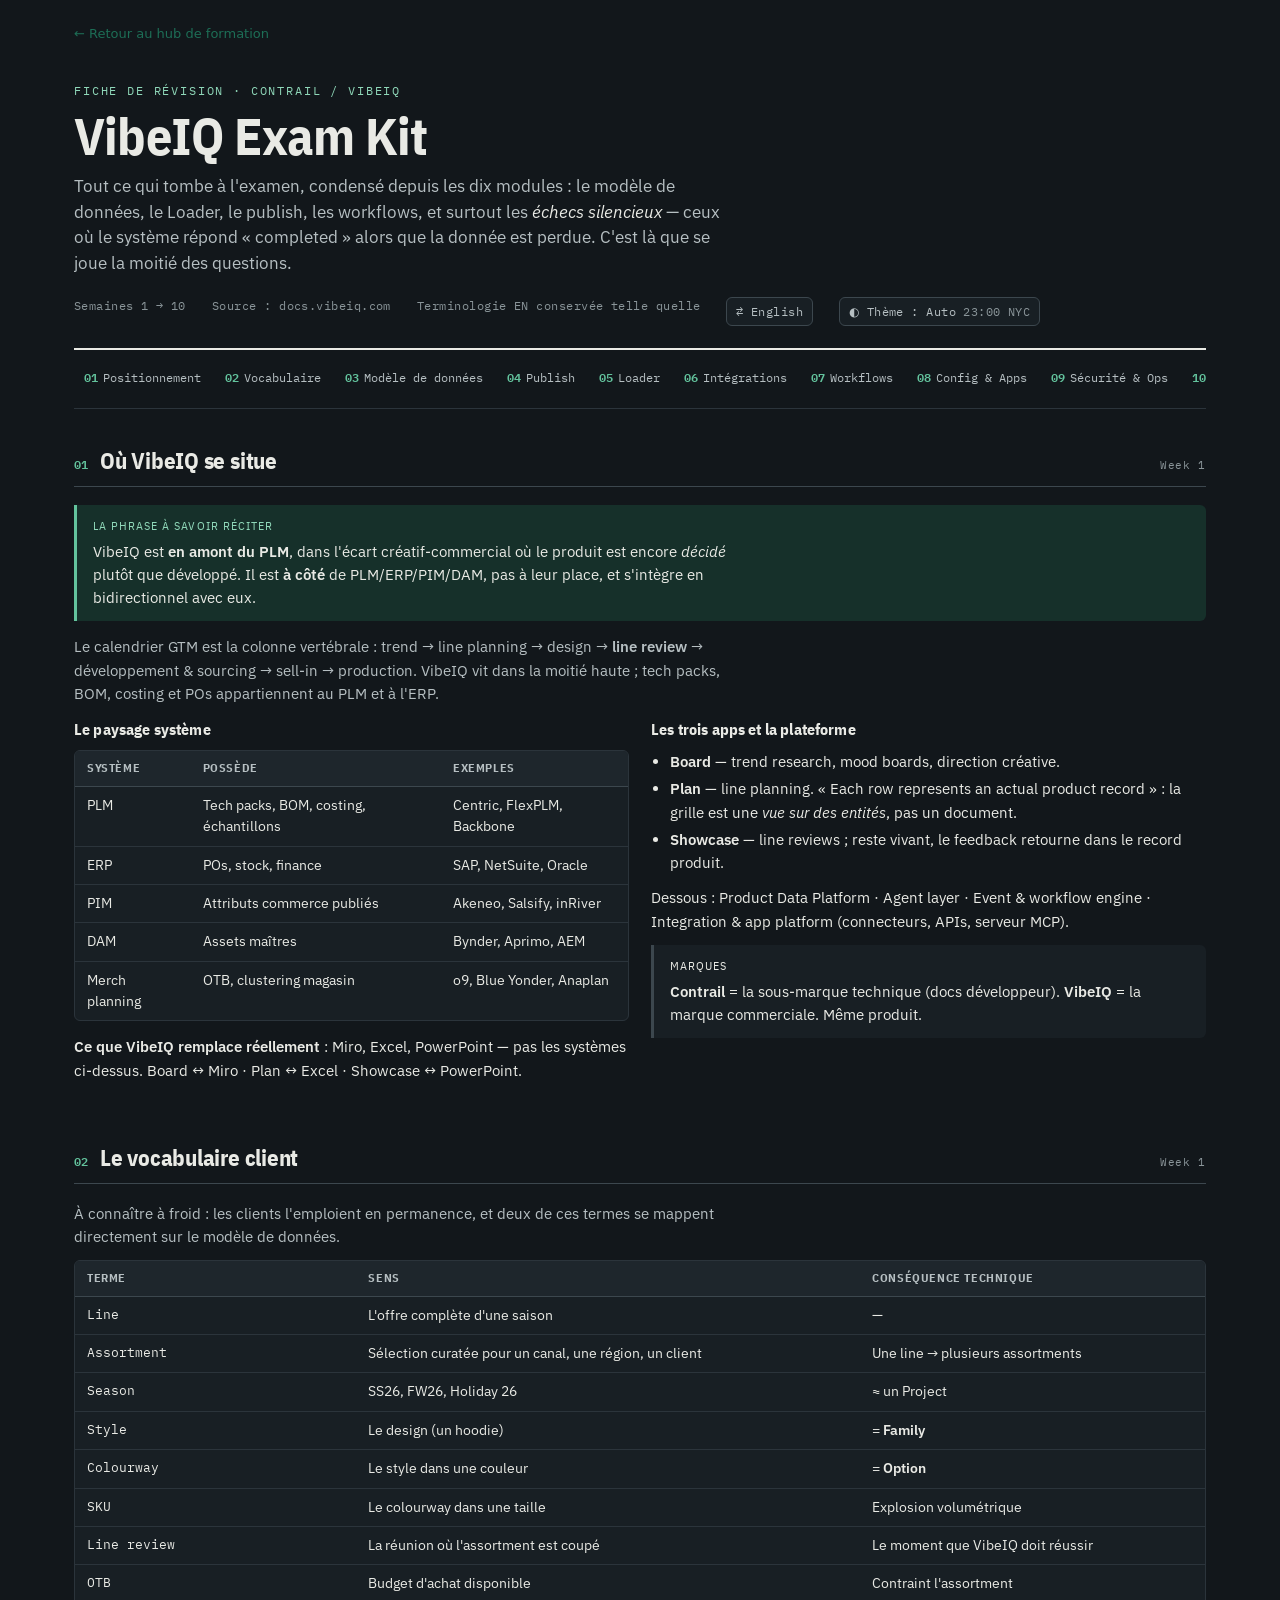
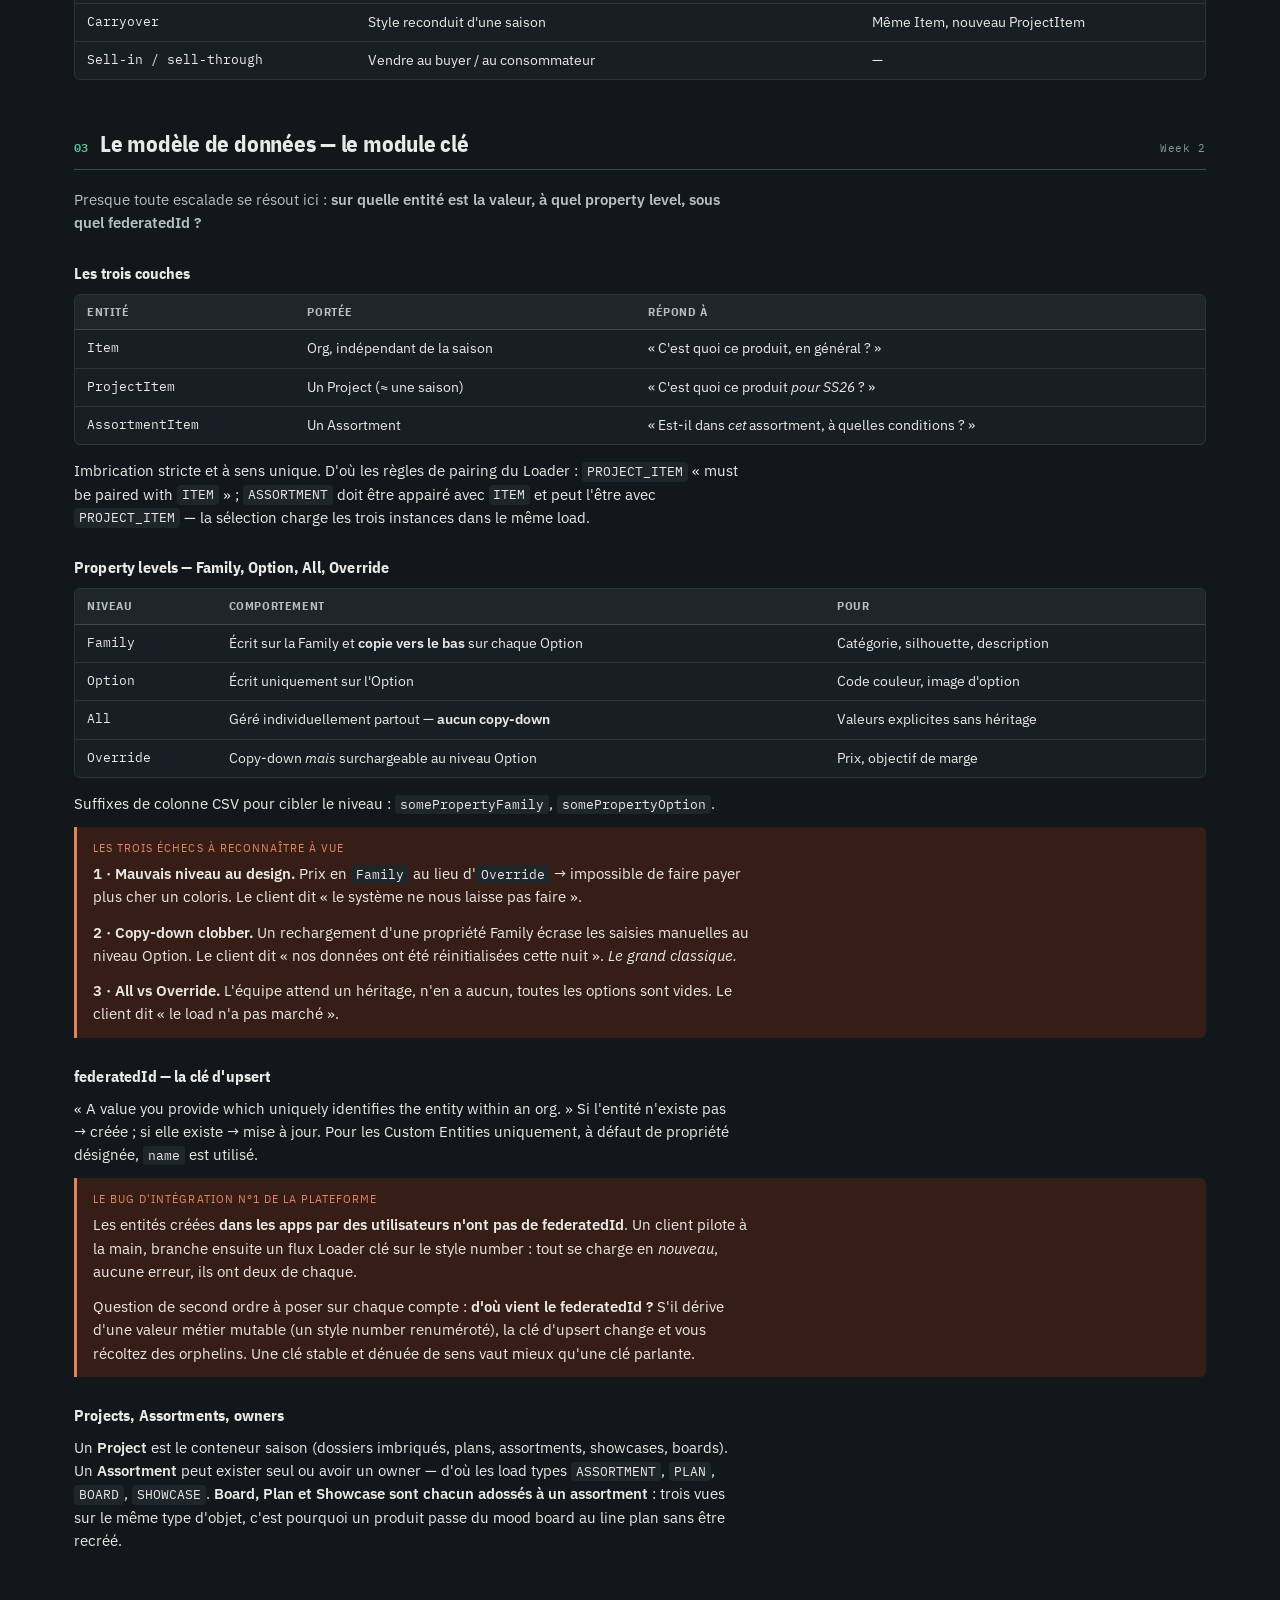
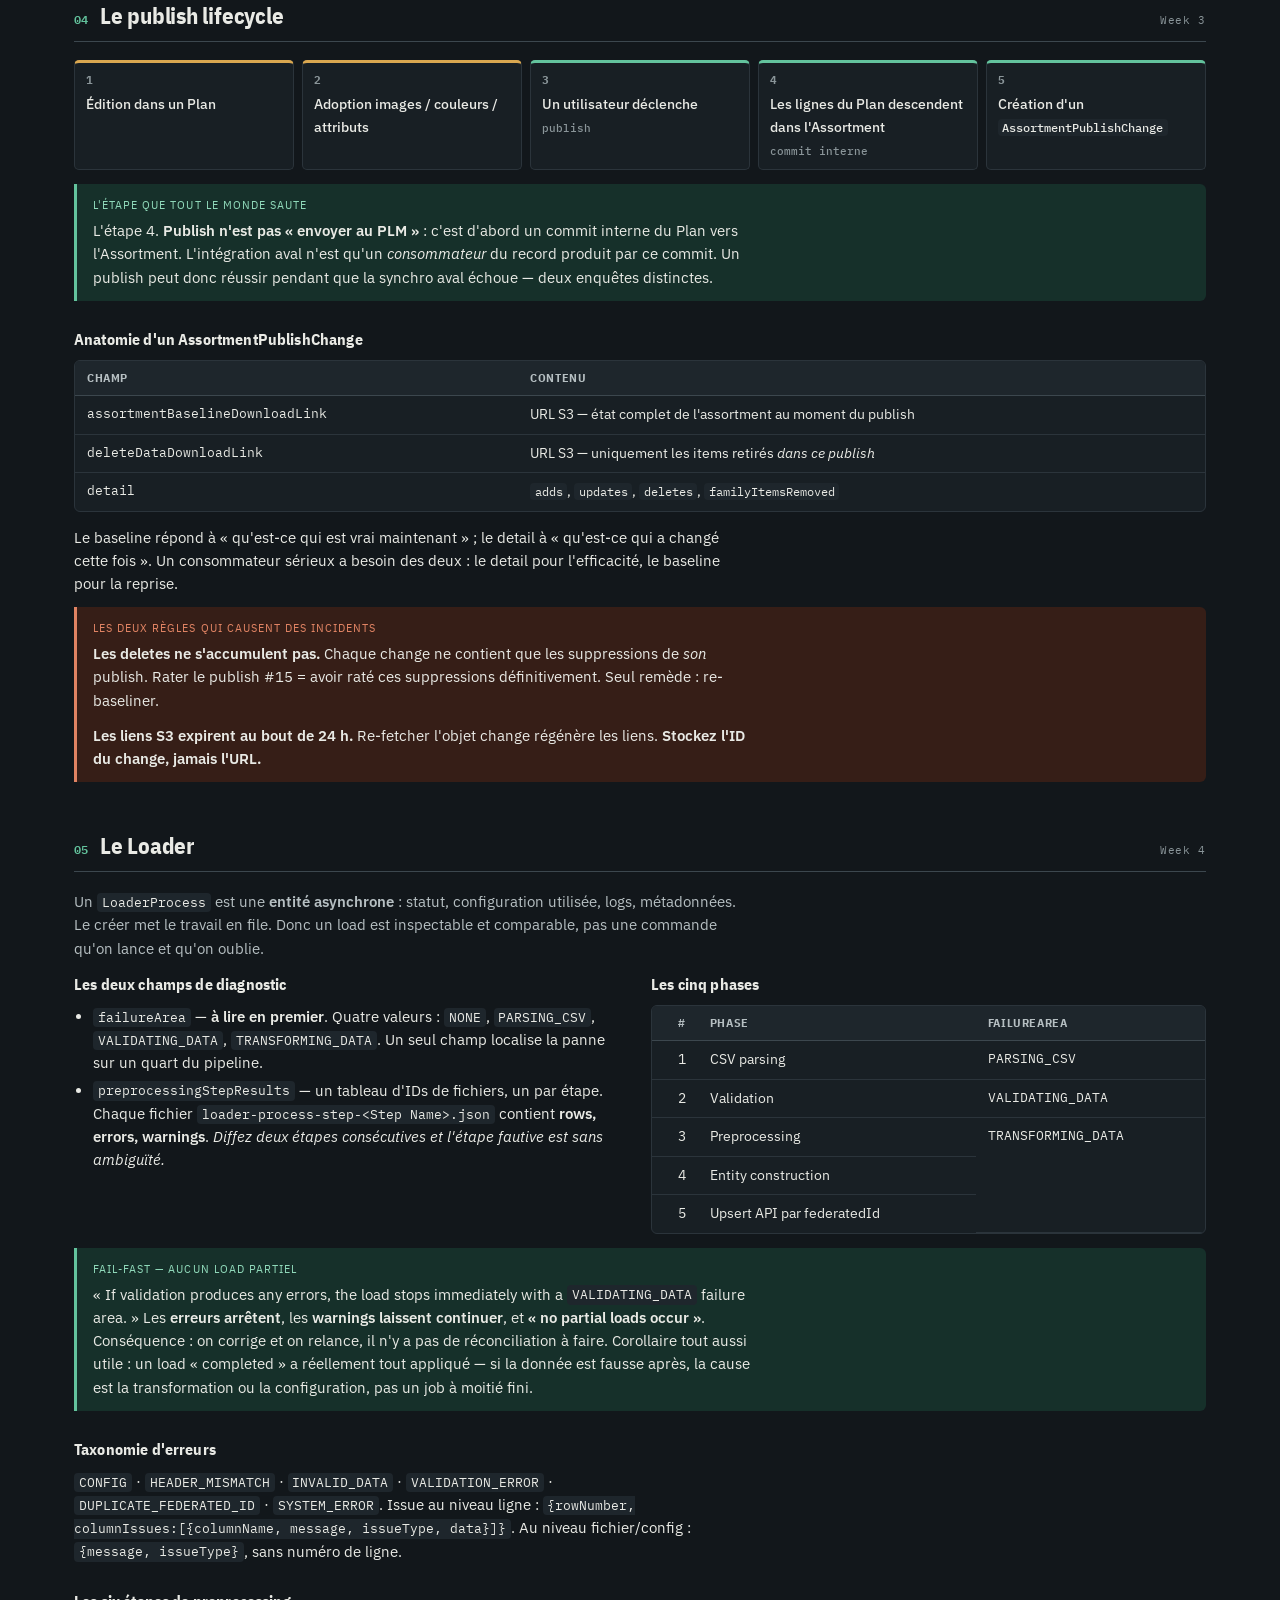
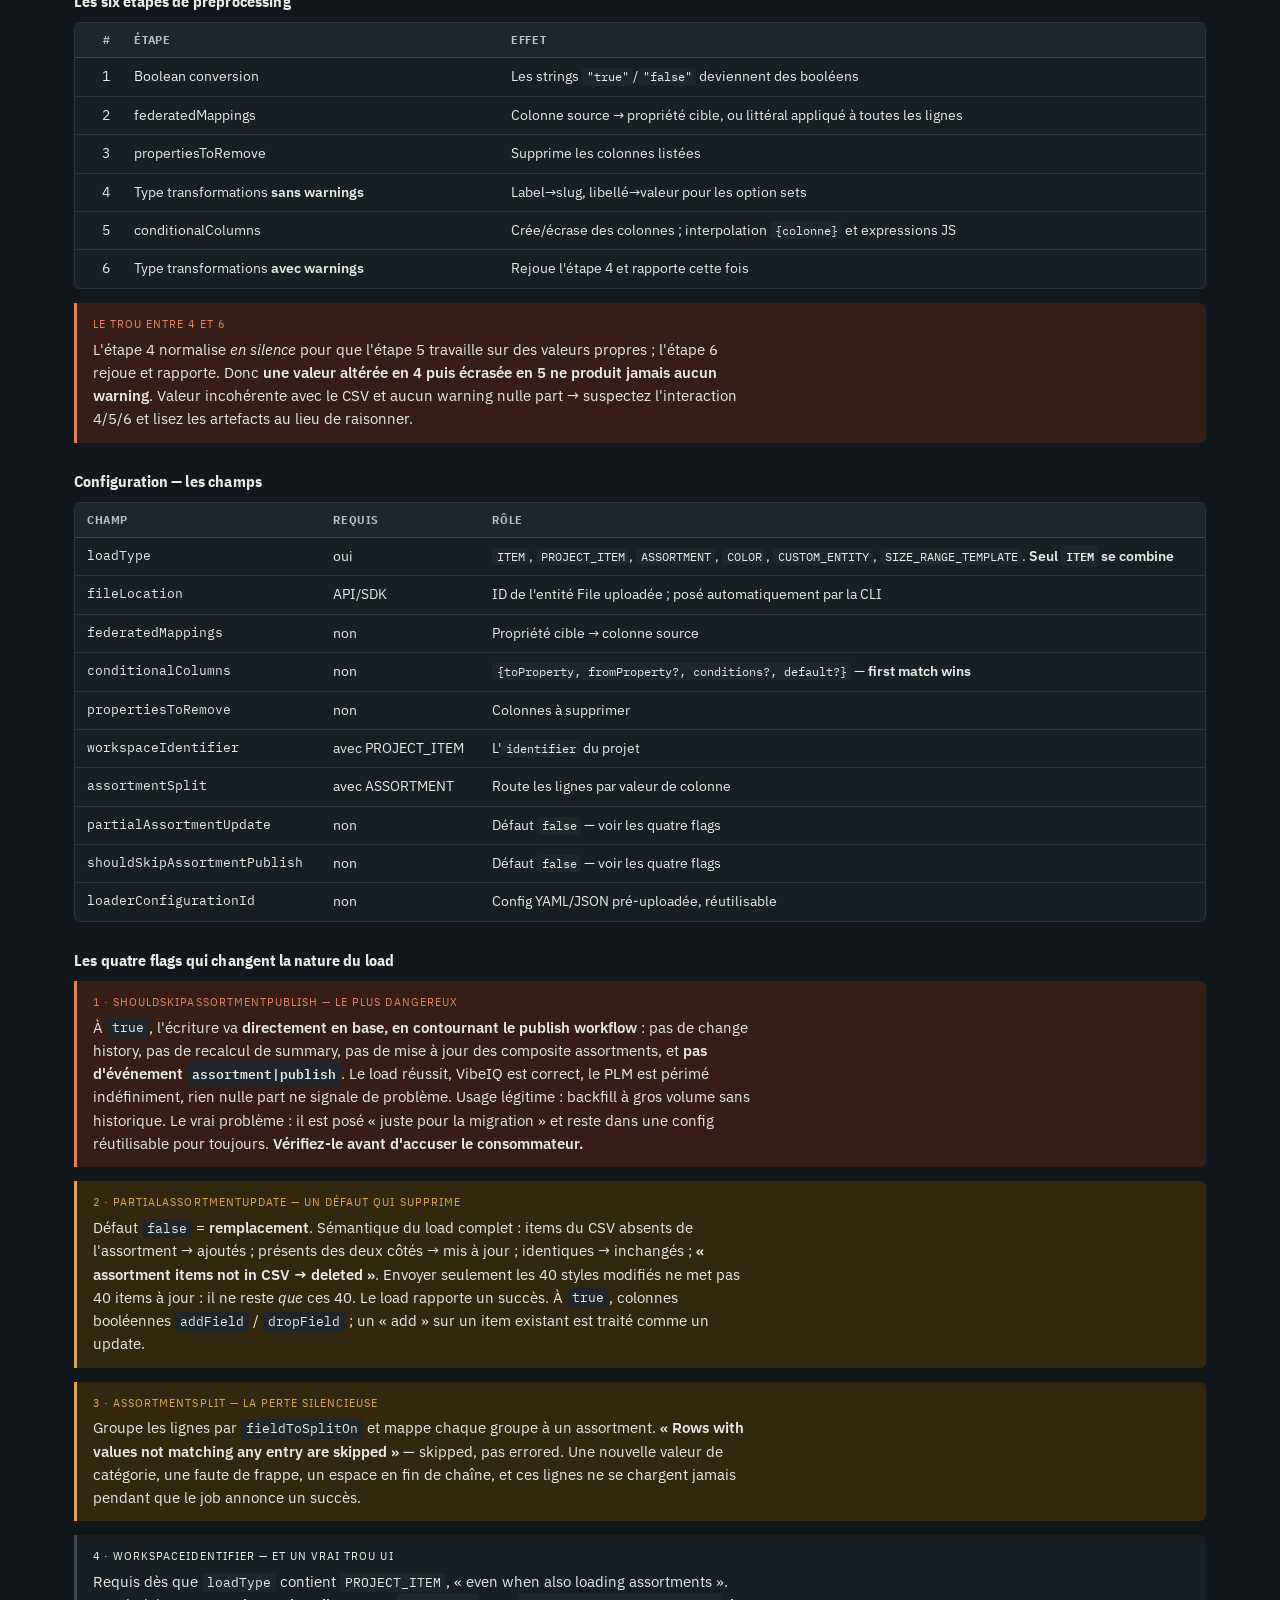
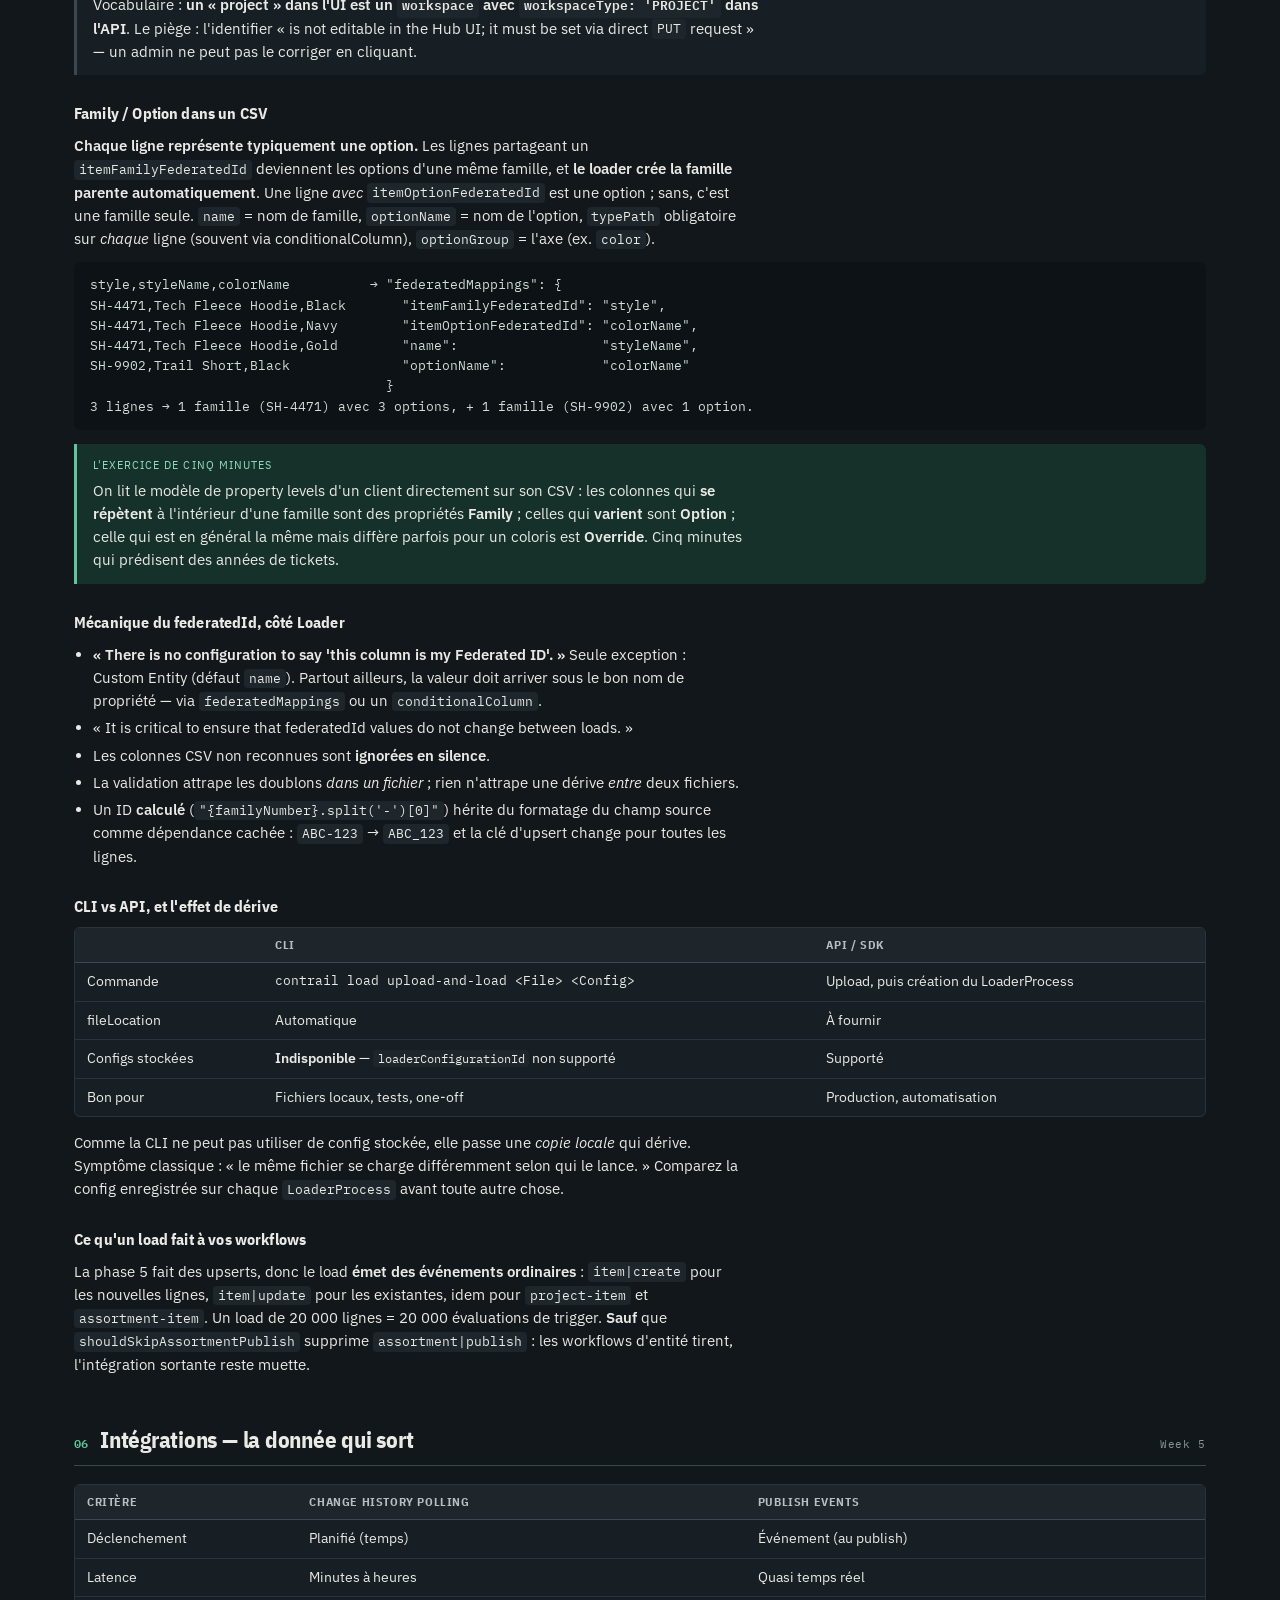
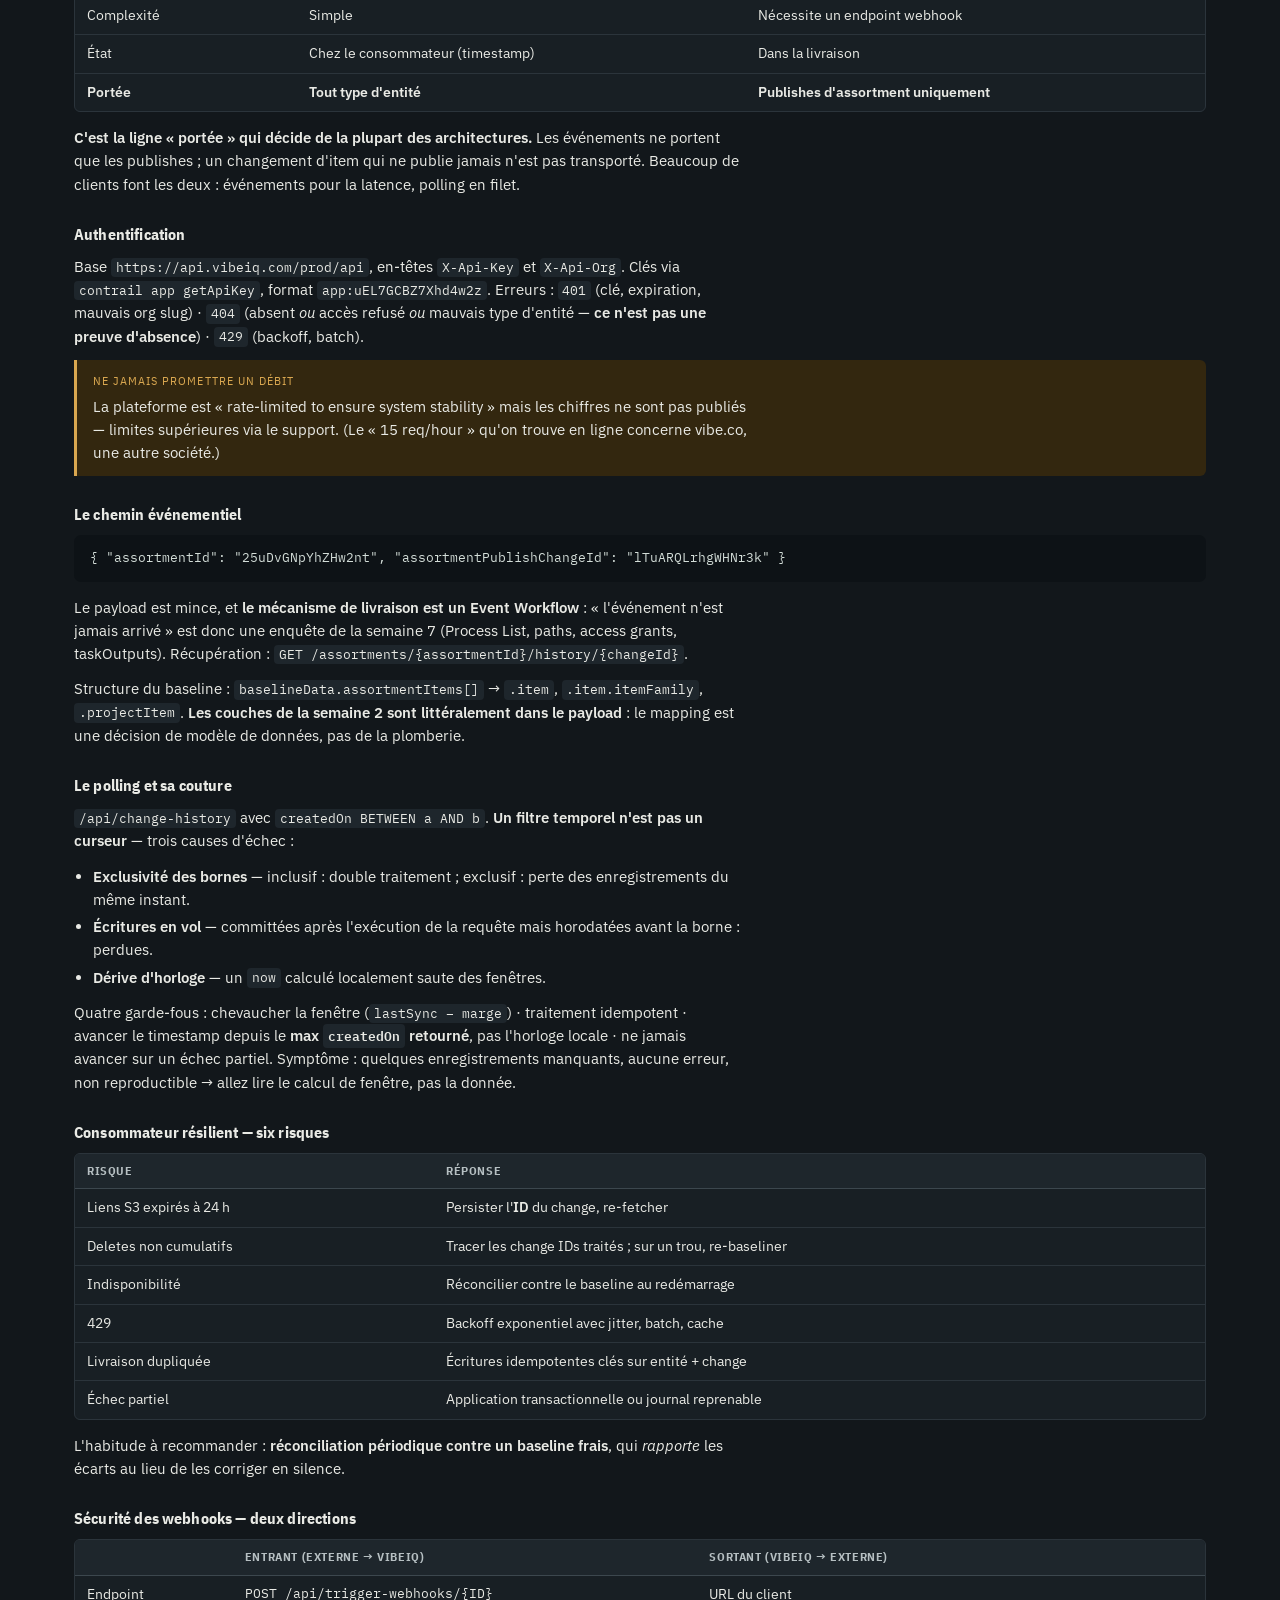
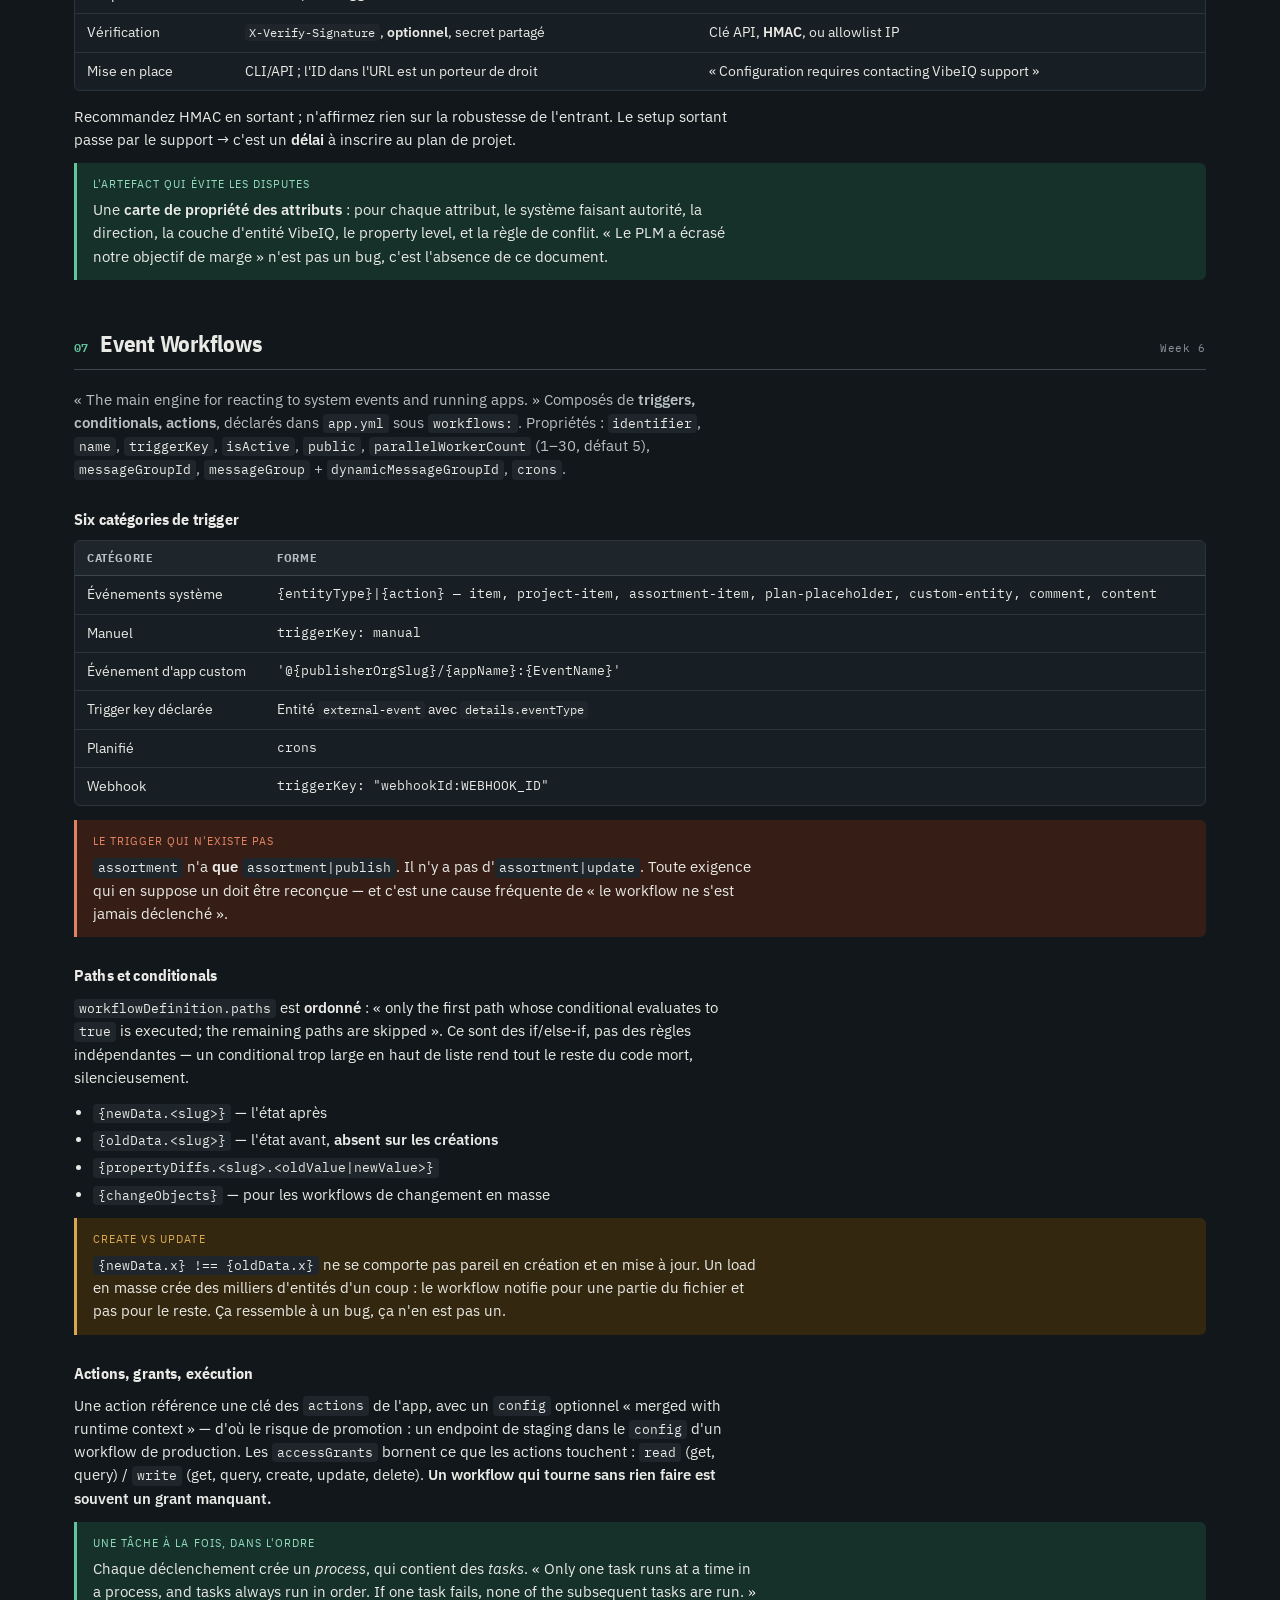
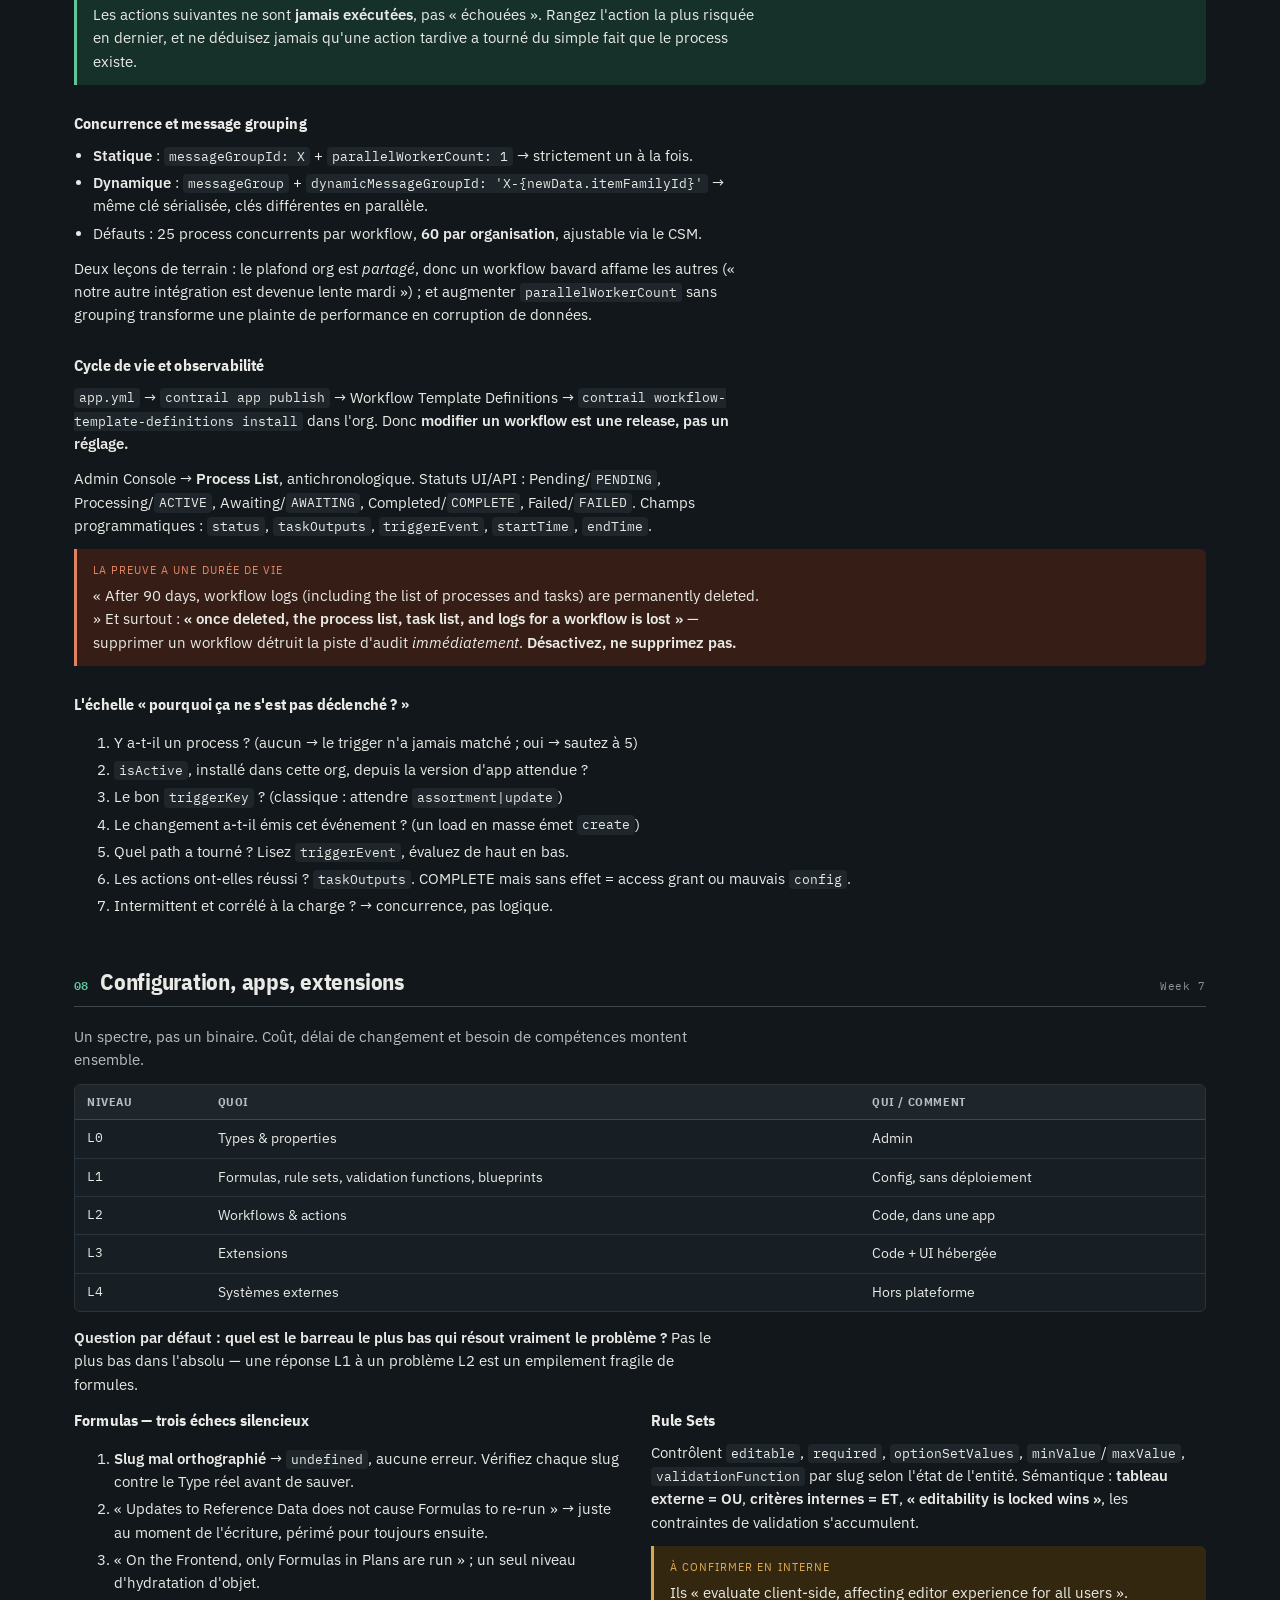
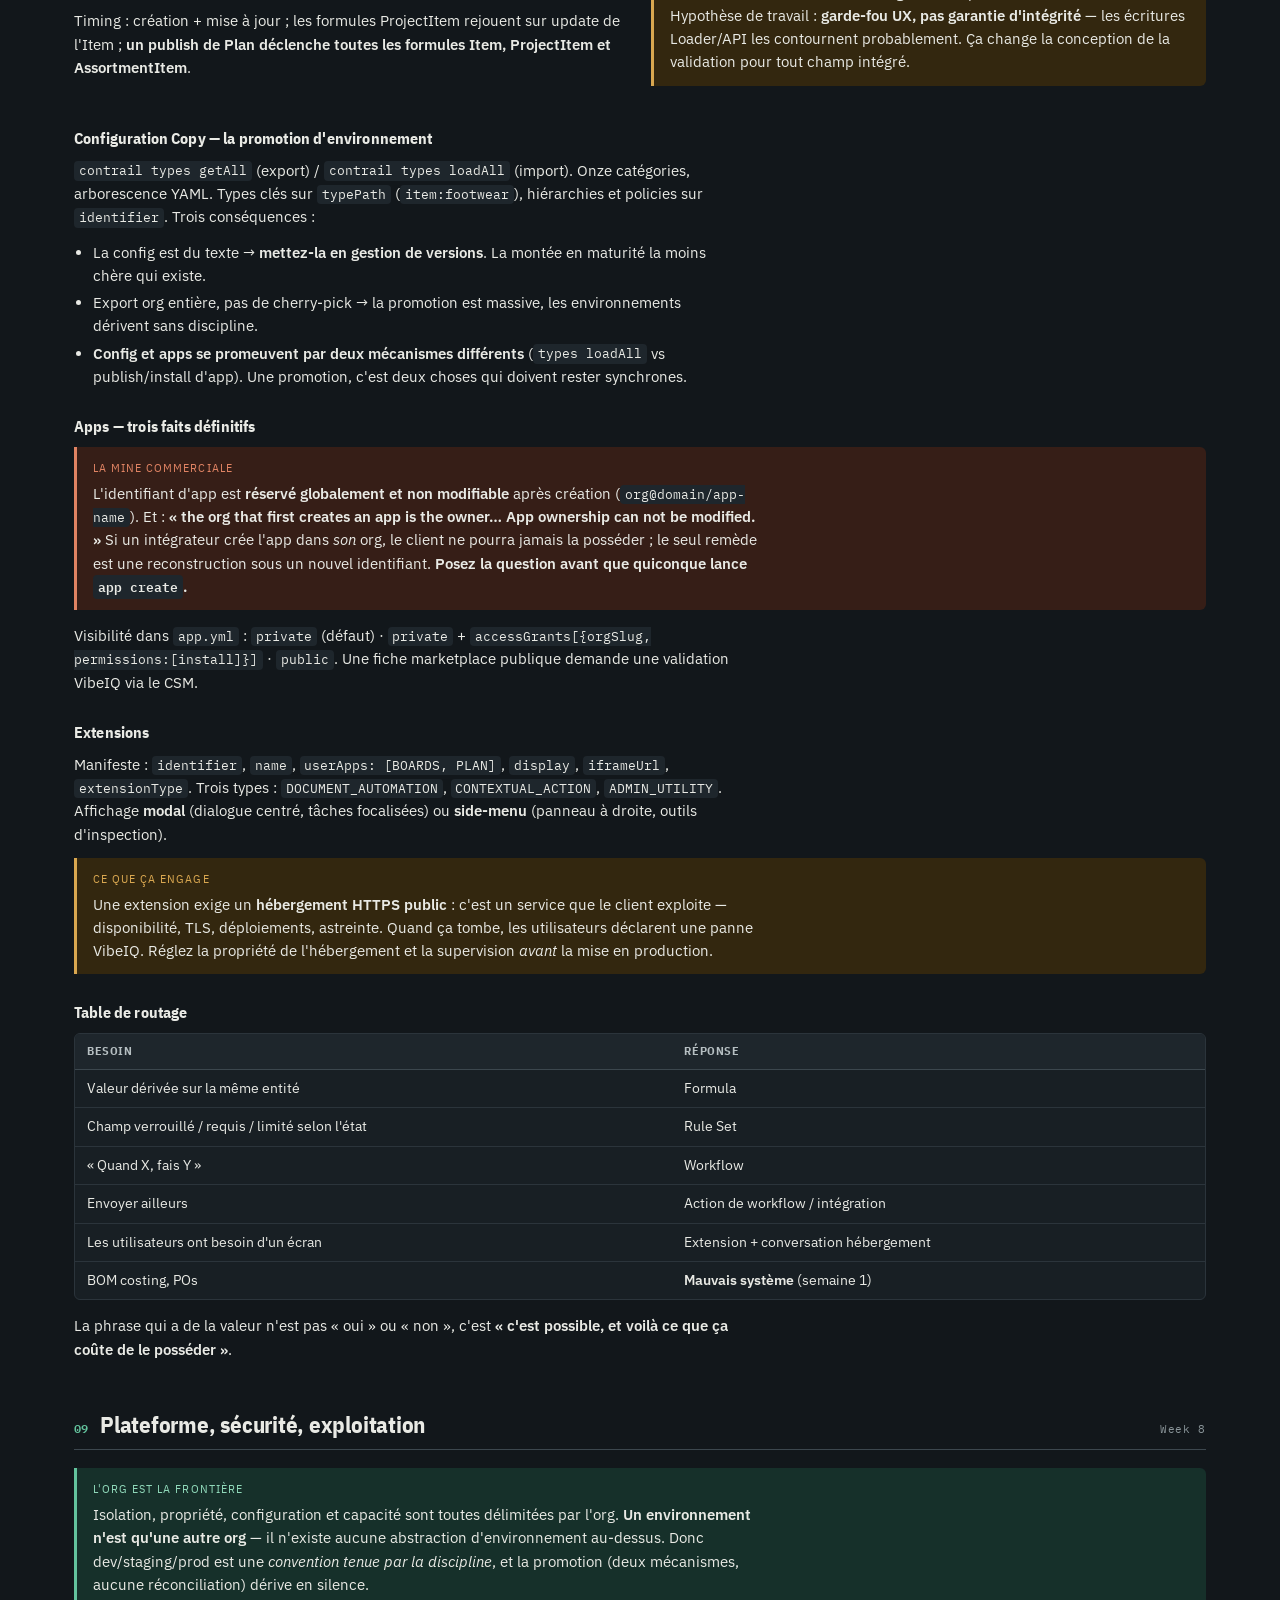
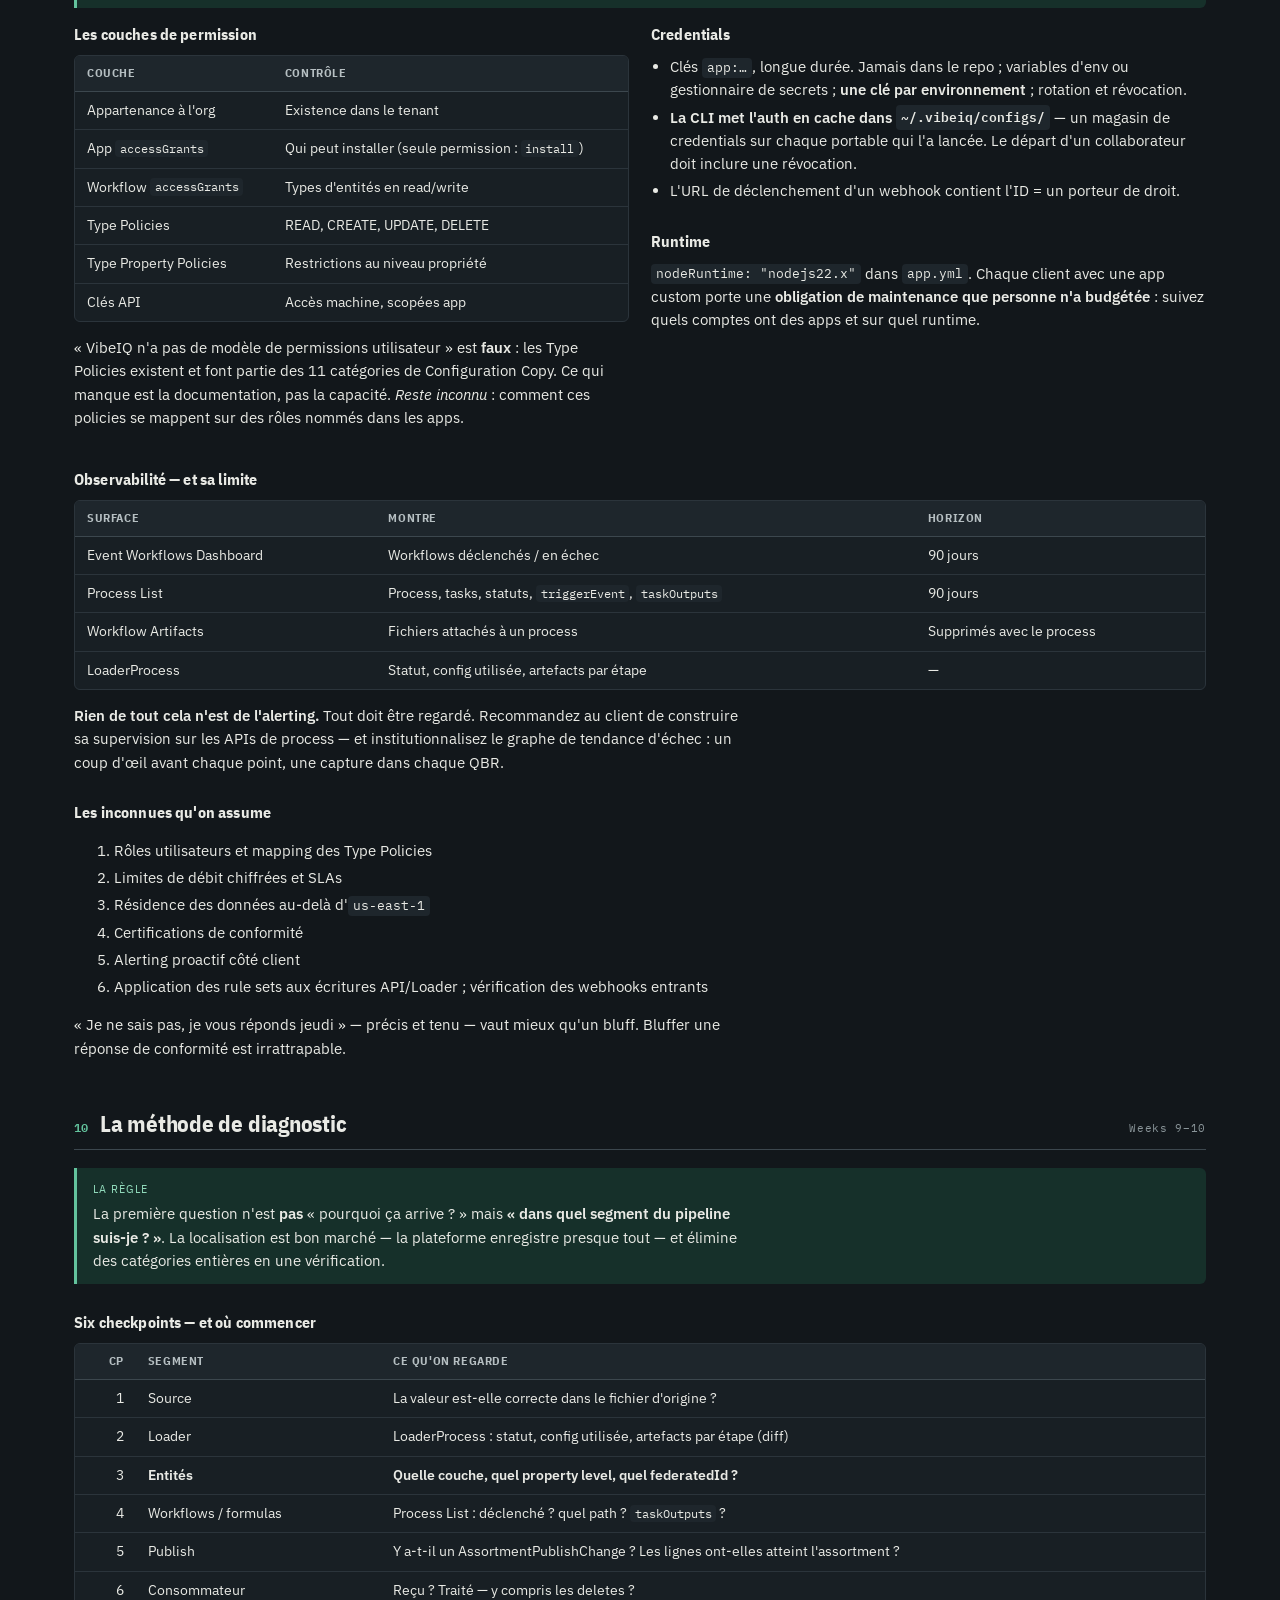
<file: cheatsheet.html>
<!doctype html>
<html lang="fr">
<head>
<meta charset="utf-8">
<meta name="viewport" content="width=device-width, initial-scale=1">
<meta name="robots" content="noindex, nofollow">
<title>VibeIQ Exam Kit</title>
<link rel="alternate" hreflang="fr" href="cheatsheet.html">
<link rel="alternate" hreflang="en" href="cheatsheet.en.html">
<link rel="preconnect" href="https://fonts.googleapis.com">
<link rel="preconnect" href="https://fonts.gstatic.com" crossorigin>
<link rel="stylesheet" href="https://fonts.googleapis.com/css2?family=IBM+Plex+Mono:wght@400;600&family=IBM+Plex+Sans+Condensed:wght@600;700&family=IBM+Plex+Sans:ital,wght@0,400;0,500;0,600;1,400&display=swap">
<style>
  :root{
    --paper:#f6f4ef;
    --panel:#ffffff;
    --panel-2:#f0ede5;
    --ink:#141a1f;
    --ink-2:#3d4954;
    --ink-3:#6d7a83;
    --line:#e0dbd1;
    --line-2:#c9c2b4;
    --accent:#1d6e56;
    --accent-ink:#0f4536;
    --accent-soft:#e2f0ea;
    --amber:#8f5c0d;
    --amber-soft:#f7edd9;
    --coral:#a83f26;
    --coral-soft:#f8e6df;
    --blue:#1a5a94;
    --blue-soft:#e3edf7;
    --code-bg:#1c242b;
    --code-ink:#dfe6e2;
    --shadow:0 1px 2px rgba(20,26,31,.05);
  }
  @media (prefers-color-scheme:dark){
    :root:not([data-theme="light"]){
      --paper:#12171b;
      --panel:#181f24;
      --panel-2:#1e262c;
      --ink:#e9eae5;
      --ink-2:#b6bfc2;
      --ink-3:#8a9599;
      --line:#2b343b;
      --line-2:#3c474e;
      --accent:#63c39d;
      --accent-ink:#8fd8b9;
      --accent-soft:#16302a;
      --amber:#d9a750;
      --amber-soft:#33270f;
      --coral:#e08363;
      --coral-soft:#361e17;
      --blue:#77b1e0;
      --blue-soft:#152a3d;
      --code-bg:#0d1216;
      --code-ink:#d3ddd8;
      --shadow:0 1px 2px rgba(0,0,0,.4);
    }
  }
  :root[data-theme="dark"]{
    --paper:#12171b;
    --panel:#181f24;
    --panel-2:#1e262c;
    --ink:#e9eae5;
    --ink-2:#b6bfc2;
    --ink-3:#8a9599;
    --line:#2b343b;
    --line-2:#3c474e;
    --accent:#63c39d;
    --accent-ink:#8fd8b9;
    --accent-soft:#16302a;
    --amber:#d9a750;
    --amber-soft:#33270f;
    --coral:#e08363;
    --coral-soft:#361e17;
    --blue:#77b1e0;
    --blue-soft:#152a3d;
    --code-bg:#0d1216;
    --code-ink:#d3ddd8;
    --shadow:0 1px 2px rgba(0,0,0,.4);
  }

  *{box-sizing:border-box}
  body{
    background:var(--paper);color:var(--ink);
    font-family:"IBM Plex Sans","Segoe UI",Helvetica,Arial,sans-serif;
    font-size:15px;line-height:1.55;-webkit-font-smoothing:antialiased;
  }
  .page{max-width:1180px;margin:0 auto;padding:0 24px 90px}

  /* ---------- masthead ---------- */
  header.mast{padding:38px 0 22px;border-bottom:2px solid var(--ink)}
  .kicker{font-family:"IBM Plex Mono",ui-monospace,monospace;font-size:11.5px;letter-spacing:.16em;
    text-transform:uppercase;color:var(--accent-ink);margin:0 0 10px}
  h1{font-family:"IBM Plex Sans Condensed","IBM Plex Sans",sans-serif;font-weight:700;
    font-size:clamp(34px,5vw,52px);line-height:1.02;letter-spacing:-.015em;margin:0 0 12px;
    text-wrap:balance}
  .standfirst{max-width:66ch;color:var(--ink-2);font-size:16.5px;margin:0 0 20px}
  .standfirst em{font-style:italic;color:var(--ink)}
  .meta{display:flex;flex-wrap:wrap;gap:8px 26px;font-family:"IBM Plex Mono",monospace;
    font-size:11.5px;color:var(--ink-3);letter-spacing:.04em}

  /* ---------- jump bar ---------- */
  nav.jump{position:sticky;top:0;z-index:20;background:var(--paper);
    border-bottom:1px solid var(--line);padding:9px 0;margin-bottom:34px}
  nav.jump ol{list-style:none;display:flex;gap:4px;overflow-x:auto;margin:0;padding:0 0 2px}
  nav.jump a{display:block;white-space:nowrap;text-decoration:none;color:var(--ink-2);
    font-family:"IBM Plex Mono",monospace;font-size:11.5px;padding:5px 9px;border-radius:5px;
    border:1px solid transparent}
  nav.jump a:hover,nav.jump a:focus-visible{background:var(--accent);color:#fff;outline:none}
  nav.jump a b{color:var(--accent);font-weight:600;margin-right:5px}
  nav.jump a:hover b,nav.jump a:focus-visible b{color:#fff}

  /* ---------- sections ---------- */
  section{margin:0 0 46px;scroll-margin-top:64px}
  .shead{display:flex;align-items:baseline;gap:12px;border-bottom:1px solid var(--line-2);
    padding-bottom:7px;margin-bottom:18px}
  .shead .num{font-family:"IBM Plex Mono",monospace;font-size:12px;color:var(--accent);
    font-weight:600;flex:0 0 auto}
  .shead h2{font-family:"IBM Plex Sans Condensed",sans-serif;font-weight:700;font-size:23px;
    letter-spacing:-.01em;margin:0;flex:1 1 auto;text-wrap:balance}
  .shead .wk{font-family:"IBM Plex Mono",monospace;font-size:11px;color:var(--ink-3);
    letter-spacing:.06em;flex:0 0 auto}
  h3{font-family:"IBM Plex Sans Condensed",sans-serif;font-size:15.5px;font-weight:700;
    letter-spacing:.01em;margin:26px 0 9px;color:var(--ink)}
  h3:first-child{margin-top:0}
  p{margin:0 0 12px;max-width:74ch}
  .lead{color:var(--ink-2)}
  ul{margin:0 0 12px;padding-left:19px;max-width:74ch}
  li{margin:4px 0}
  strong{font-weight:600}
  code,.mono{font-family:"IBM Plex Mono",ui-monospace,monospace;font-size:.86em}
  code{background:var(--panel-2);padding:.1em .38em;border-radius:4px;color:var(--ink)}
  .grid2{display:grid;grid-template-columns:repeat(auto-fit,minmax(330px,1fr));gap:22px}
  .grid3{display:grid;grid-template-columns:repeat(auto-fit,minmax(240px,1fr));gap:18px}

  /* ---------- tables ---------- */
  .tw{overflow-x:auto;margin:0 0 14px;border:1px solid var(--line);border-radius:6px;
    background:var(--panel)}
  table{border-collapse:collapse;width:100%;font-size:13.8px}
  th,td{text-align:left;padding:8px 12px;border-bottom:1px solid var(--line);vertical-align:top}
  thead th{background:var(--panel-2);font-family:"IBM Plex Sans Condensed",sans-serif;
    font-size:12px;letter-spacing:.05em;text-transform:uppercase;color:var(--ink-2);
    white-space:nowrap;border-bottom:1px solid var(--line-2)}
  tbody tr:last-child td{border-bottom:0}
  td.k{font-family:"IBM Plex Mono",monospace;font-size:12.5px;white-space:nowrap}
  td.num,th.num{font-variant-numeric:tabular-nums;text-align:right}

  /* ---------- notes ---------- */
  .note{border-left:3px solid var(--line-2);background:var(--panel);padding:12px 16px;
    margin:0 0 14px;border-radius:0 6px 6px 0}
  .note p:last-child{margin-bottom:0}
  .note .lbl{display:block;font-family:"IBM Plex Sans Condensed",sans-serif;font-size:11.5px;
    letter-spacing:.09em;text-transform:uppercase;margin-bottom:5px}
  .note.key{border-color:var(--accent);background:var(--accent-soft)}
  .note.key .lbl{color:var(--accent-ink)}
  .note.trap{border-color:var(--coral);background:var(--coral-soft)}
  .note.trap .lbl{color:var(--coral)}
  .note.warn{border-color:var(--amber);background:var(--amber-soft)}
  .note.warn .lbl{color:var(--amber)}

  pre{background:var(--code-bg);color:var(--code-ink);border-radius:7px;padding:13px 16px;
    overflow-x:auto;font-size:12.8px;line-height:1.5;margin:0 0 14px}
  pre code{background:none;padding:0;color:inherit;font-size:inherit}

  /* ---------- numbers strip ---------- */
  .nums{display:grid;grid-template-columns:repeat(auto-fit,minmax(148px,1fr));gap:1px;
    background:var(--line);border:1px solid var(--line);border-radius:7px;overflow:hidden}
  .nums div{background:var(--panel);padding:13px 14px}
  .nums b{display:block;font-family:"IBM Plex Sans Condensed",sans-serif;font-size:27px;
    line-height:1.05;color:var(--accent-ink);font-variant-numeric:tabular-nums}
  .nums span{display:block;font-size:12.5px;color:var(--ink-2);margin-top:4px}

  /* ---------- pipeline ---------- */
  .pipe{display:flex;flex-wrap:wrap;gap:8px;margin:0 0 14px}
  .pipe .st{flex:1 1 150px;background:var(--panel);border:1px solid var(--line);
    border-top:3px solid var(--line-2);border-radius:5px;padding:9px 11px}
  .pipe .st b{display:block;font-family:"IBM Plex Mono",monospace;font-size:11px;
    color:var(--ink-3);letter-spacing:.06em;margin-bottom:3px}
  .pipe .st span{font-size:13.5px;font-weight:500}
  .pipe .st em{display:block;font-style:normal;font-family:"IBM Plex Mono",monospace;
    font-size:11px;margin-top:5px;color:var(--ink-3)}
  .pipe .st.p1,.pipe .st.p2{border-top-color:var(--amber)}
  .pipe .st.p3,.pipe .st.p4,.pipe .st.p5{border-top-color:var(--accent)}

  /* ---------- drill ---------- */
  details.drill{border:1px solid var(--line);border-radius:6px;background:var(--panel);
    padding:0 15px;margin:0 0 9px}
  details.drill[open]{border-color:var(--line-2)}
  details.drill summary{cursor:pointer;padding:11px 0;font-weight:500;list-style:none;
    display:flex;gap:11px;align-items:baseline}
  details.drill summary::-webkit-details-marker{display:none}
  details.drill summary::before{content:"Q" counter(drill);counter-increment:drill;
    font-family:"IBM Plex Mono",monospace;font-size:11.5px;color:var(--accent);font-weight:600;
    flex:0 0 auto}
  details.drill summary:focus-visible{outline:2px solid var(--accent);outline-offset:3px;
    border-radius:4px}
  details.drill .ans{border-top:1px solid var(--line);padding:11px 0 13px;color:var(--ink-2);
    font-size:14px}
  details.drill .ans p{margin:0 0 8px}
  details.drill .ans p:last-child{margin-bottom:0}
  .drills{counter-reset:drill}

  footer{border-top:1px solid var(--line);padding-top:18px;color:var(--ink-3);font-size:13px}
  footer p{max-width:74ch}

  .themectl{display:inline-flex;align-items:center;gap:7px;background:var(--panel);
    border:1px solid var(--line-2);border-radius:6px;color:var(--ink-2);
    font-family:"IBM Plex Mono",ui-monospace,monospace;font-size:11.5px;letter-spacing:.04em;
    padding:5px 9px;cursor:pointer}
  a.themectl{text-decoration:none}
  .themectl:hover{border-color:var(--accent);color:var(--ink)}
  .themectl:focus-visible{outline:2px solid var(--accent);outline-offset:2px}
  .themectl .et{color:var(--ink-3)}
  @media print{ .themectl{display:none} }

  @media (max-width:640px){
    .page{padding:0 16px 70px}
    .shead .wk{display:none}
  }
  @media print{
    nav.jump{display:none}
    body{background:#fff;font-size:10.5pt}
    .page{max-width:none;padding:0}
    section{break-inside:auto;margin-bottom:22px}
    .note,.tw,.nums,details.drill{break-inside:avoid}
    details.drill{border:0;padding:0}
    details.drill[open] .ans,details.drill .ans{display:block}
  }
</style>

<script src="theme.js"></script>
<script src="locale.js"></script>
</head>
<body>
<p style="max-width:1180px;margin:0 auto;padding:16px 24px 0;font:500 13px/1.5 system-ui,sans-serif"><a href="index.html" style="color:#1d6e56;text-decoration:none">&larr; Retour au hub de formation</a></p>
<div class="page">

<header class="mast">
  <p class="kicker">Fiche de révision · Contrail / VibeIQ</p>
  <h1>VibeIQ Exam Kit</h1>
  <p class="standfirst">Tout ce qui tombe à l'examen, condensé depuis les dix modules : le modèle
  de données, le Loader, le publish, les workflows, et surtout les <em>échecs silencieux</em> —
  ceux où le système répond « completed » alors que la donnée est perdue. C'est là que se joue
  la moitié des questions.</p>
  <div class="meta">
    <span>Semaines 1 → 10</span>
    <span>Source : docs.vibeiq.com</span>
    <span>Terminologie EN conservée telle quelle</span>
    <a class="themectl" data-locale-toggle href="cheatsheet.en.html">English</a>
    <button class="themectl" type="button" data-theme-toggle>Thème</button>
  </div>
</header>

<nav class="jump" aria-label="Sommaire">
  <ol>
    <li><a href="#positionnement"><b>01</b>Positionnement</a></li>
    <li><a href="#vocabulaire"><b>02</b>Vocabulaire</a></li>
    <li><a href="#modele"><b>03</b>Modèle de données</a></li>
    <li><a href="#publish"><b>04</b>Publish</a></li>
    <li><a href="#loader"><b>05</b>Loader</a></li>
    <li><a href="#integration"><b>06</b>Intégrations</a></li>
    <li><a href="#workflows"><b>07</b>Workflows</a></li>
    <li><a href="#config"><b>08</b>Config &amp; Apps</a></li>
    <li><a href="#ops"><b>09</b>Sécurité &amp; Ops</a></li>
    <li><a href="#diagnostic"><b>10</b>Diagnostic</a></li>
    <li><a href="#chiffres"><b>11</b>Chiffres</a></li>
    <li><a href="#pieges"><b>12</b>Pièges silencieux</a></li>
    <li><a href="#drill"><b>13</b>Drill</a></li>
  </ol>
</nav>

<!-- 01 -->
<section id="positionnement">
  <div class="shead"><span class="num">01</span><h2>Où VibeIQ se situe</h2><span class="wk">Week 1</span></div>

  <div class="note key">
    <span class="lbl">La phrase à savoir réciter</span>
    <p>VibeIQ est <strong>en amont du PLM</strong>, dans l'écart créatif-commercial où le produit
    est encore <em>décidé</em> plutôt que développé. Il est <strong>à côté</strong> de
    PLM/ERP/PIM/DAM, pas à leur place, et s'intègre en bidirectionnel avec eux.</p>
  </div>

  <p class="lead">Le calendrier GTM est la colonne vertébrale : trend → line planning → design →
  <strong>line review</strong> → développement &amp; sourcing → sell-in → production. VibeIQ vit
  dans la moitié haute ; tech packs, BOM, costing et POs appartiennent au PLM et à l'ERP.</p>

  <div class="grid2">
    <div>
      <h3>Le paysage système</h3>
      <div class="tw"><table>
        <thead><tr><th>Système</th><th>Possède</th><th>Exemples</th></tr></thead>
        <tbody>
          <tr><td>PLM</td><td>Tech packs, BOM, costing, échantillons</td><td>Centric, FlexPLM, Backbone</td></tr>
          <tr><td>ERP</td><td>POs, stock, finance</td><td>SAP, NetSuite, Oracle</td></tr>
          <tr><td>PIM</td><td>Attributs commerce publiés</td><td>Akeneo, Salsify, inRiver</td></tr>
          <tr><td>DAM</td><td>Assets maîtres</td><td>Bynder, Aprimo, AEM</td></tr>
          <tr><td>Merch planning</td><td>OTB, clustering magasin</td><td>o9, Blue Yonder, Anaplan</td></tr>
        </tbody>
      </table></div>
      <p><strong>Ce que VibeIQ remplace réellement</strong> : Miro, Excel, PowerPoint — pas les
      systèmes ci-dessus. Board ↔ Miro · Plan ↔ Excel · Showcase ↔ PowerPoint.</p>
    </div>
    <div>
      <h3>Les trois apps et la plateforme</h3>
      <ul>
        <li><strong>Board</strong> — trend research, mood boards, direction créative.</li>
        <li><strong>Plan</strong> — line planning. « Each row represents an actual product
        record » : la grille est une <em>vue sur des entités</em>, pas un document.</li>
        <li><strong>Showcase</strong> — line reviews ; reste vivant, le feedback retourne dans le
        record produit.</li>
      </ul>
      <p>Dessous : Product Data Platform · Agent layer · Event &amp; workflow engine ·
      Integration &amp; app platform (connecteurs, APIs, serveur MCP).</p>
      <div class="note">
        <span class="lbl">Marques</span>
        <p><strong>Contrail</strong> = la sous-marque technique (docs développeur).
        <strong>VibeIQ</strong> = la marque commerciale. Même produit.</p>
      </div>
    </div>
  </div>
</section>

<!-- 02 -->
<section id="vocabulaire">
  <div class="shead"><span class="num">02</span><h2>Le vocabulaire client</h2><span class="wk">Week 1</span></div>
  <p class="lead">À connaître à froid : les clients l'emploient en permanence, et deux de ces
  termes se mappent directement sur le modèle de données.</p>
  <div class="tw"><table>
    <thead><tr><th>Terme</th><th>Sens</th><th>Conséquence technique</th></tr></thead>
    <tbody>
      <tr><td class="k">Line</td><td>L'offre complète d'une saison</td><td>—</td></tr>
      <tr><td class="k">Assortment</td><td>Sélection curatée pour un canal, une région, un client</td><td>Une line → plusieurs assortments</td></tr>
      <tr><td class="k">Season</td><td>SS26, FW26, Holiday 26</td><td>≈ un Project</td></tr>
      <tr><td class="k">Style</td><td>Le design (un hoodie)</td><td>= <strong>Family</strong></td></tr>
      <tr><td class="k">Colourway</td><td>Le style dans une couleur</td><td>= <strong>Option</strong></td></tr>
      <tr><td class="k">SKU</td><td>Le colourway dans une taille</td><td>Explosion volumétrique</td></tr>
      <tr><td class="k">Line review</td><td>La réunion où l'assortment est coupé</td><td>Le moment que VibeIQ doit réussir</td></tr>
      <tr><td class="k">OTB</td><td>Budget d'achat disponible</td><td>Contraint l'assortment</td></tr>
      <tr><td class="k">Carryover</td><td>Style reconduit d'une saison</td><td>Même Item, nouveau ProjectItem</td></tr>
      <tr><td class="k">Sell-in / sell-through</td><td>Vendre au buyer / au consommateur</td><td>—</td></tr>
    </tbody>
  </table></div>
</section>

<!-- 03 -->
<section id="modele">
  <div class="shead"><span class="num">03</span><h2>Le modèle de données — le module clé</h2><span class="wk">Week 2</span></div>
  <p class="lead">Presque toute escalade se résout ici : <strong>sur quelle entité est la valeur,
  à quel property level, sous quel federatedId ?</strong></p>

  <h3>Les trois couches</h3>
  <div class="tw"><table>
    <thead><tr><th>Entité</th><th>Portée</th><th>Répond à</th></tr></thead>
    <tbody>
      <tr><td class="k">Item</td><td>Org, indépendant de la saison</td><td>« C'est quoi ce produit, en général ? »</td></tr>
      <tr><td class="k">ProjectItem</td><td>Un Project (≈ une saison)</td><td>« C'est quoi ce produit <em>pour SS26</em> ? »</td></tr>
      <tr><td class="k">AssortmentItem</td><td>Un Assortment</td><td>« Est-il dans <em>cet</em> assortment, à quelles conditions ? »</td></tr>
    </tbody>
  </table></div>
  <p>Imbrication stricte et à sens unique. D'où les règles de pairing du Loader :
  <code>PROJECT_ITEM</code> « must be paired with <code>ITEM</code> » ; <code>ASSORTMENT</code>
  doit être appairé avec <code>ITEM</code> et peut l'être avec <code>PROJECT_ITEM</code> — la
  sélection charge les trois instances dans le même load.</p>

  <h3>Property levels — Family, Option, All, Override</h3>
  <div class="tw"><table>
    <thead><tr><th>Niveau</th><th>Comportement</th><th>Pour</th></tr></thead>
    <tbody>
      <tr><td class="k">Family</td><td>Écrit sur la Family et <strong>copie vers le bas</strong> sur chaque Option</td><td>Catégorie, silhouette, description</td></tr>
      <tr><td class="k">Option</td><td>Écrit uniquement sur l'Option</td><td>Code couleur, image d'option</td></tr>
      <tr><td class="k">All</td><td>Géré individuellement partout — <strong>aucun copy-down</strong></td><td>Valeurs explicites sans héritage</td></tr>
      <tr><td class="k">Override</td><td>Copy-down <em>mais</em> surchargeable au niveau Option</td><td>Prix, objectif de marge</td></tr>
    </tbody>
  </table></div>
  <p>Suffixes de colonne CSV pour cibler le niveau : <code>somePropertyFamily</code>,
  <code>somePropertyOption</code>.</p>

  <div class="note trap">
    <span class="lbl">Les trois échecs à reconnaître à vue</span>
    <p><strong>1 · Mauvais niveau au design.</strong> Prix en <code>Family</code> au lieu
    d'<code>Override</code> → impossible de faire payer plus cher un coloris. Le client dit
    « le système ne nous laisse pas faire ».</p>
    <p><strong>2 · Copy-down clobber.</strong> Un rechargement d'une propriété Family écrase les
    saisies manuelles au niveau Option. Le client dit « nos données ont été réinitialisées cette
    nuit ». <em>Le grand classique.</em></p>
    <p><strong>3 · All vs Override.</strong> L'équipe attend un héritage, n'en a aucun, toutes les
    options sont vides. Le client dit « le load n'a pas marché ».</p>
  </div>

  <h3>federatedId — la clé d'upsert</h3>
  <p>« A value you provide which uniquely identifies the entity within an org. » Si l'entité
  n'existe pas → créée ; si elle existe → mise à jour. Pour les Custom Entities uniquement, à
  défaut de propriété désignée, <code>name</code> est utilisé.</p>
  <div class="note trap">
    <span class="lbl">Le bug d'intégration n°1 de la plateforme</span>
    <p>Les entités créées <strong>dans les apps par des utilisateurs n'ont pas de
    federatedId</strong>. Un client pilote à la main, branche ensuite un flux Loader clé sur le
    style number : tout se charge en <em>nouveau</em>, aucune erreur, ils ont deux de chaque.</p>
    <p>Question de second ordre à poser sur chaque compte : <strong>d'où vient le federatedId ?</strong>
    S'il dérive d'une valeur métier mutable (un style number renuméroté), la clé d'upsert change
    et vous récoltez des orphelins. Une clé stable et dénuée de sens vaut mieux qu'une clé parlante.</p>
  </div>

  <h3>Projects, Assortments, owners</h3>
  <p>Un <strong>Project</strong> est le conteneur saison (dossiers imbriqués, plans, assortments,
  showcases, boards). Un <strong>Assortment</strong> peut exister seul ou avoir un owner — d'où
  les load types <code>ASSORTMENT</code>, <code>PLAN</code>, <code>BOARD</code>,
  <code>SHOWCASE</code>. <strong>Board, Plan et Showcase sont chacun adossés à un assortment</strong> :
  trois vues sur le même type d'objet, c'est pourquoi un produit passe du mood board au line plan
  sans être recréé.</p>
</section>

<!-- 04 -->
<section id="publish">
  <div class="shead"><span class="num">04</span><h2>Le publish lifecycle</h2><span class="wk">Week 3</span></div>
  <div class="pipe">
    <div class="st p1"><b>1</b><span>Édition dans un Plan</span></div>
    <div class="st p2"><b>2</b><span>Adoption images / couleurs / attributs</span></div>
    <div class="st p3"><b>3</b><span>Un utilisateur déclenche <em>publish</em></span></div>
    <div class="st p4"><b>4</b><span>Les lignes du Plan descendent dans l'Assortment<em>commit interne</em></span></div>
    <div class="st p5"><b>5</b><span>Création d'un <code>AssortmentPublishChange</code></span></div>
  </div>
  <div class="note key">
    <span class="lbl">L'étape que tout le monde saute</span>
    <p>L'étape 4. <strong>Publish n'est pas « envoyer au PLM »</strong> : c'est d'abord un commit
    interne du Plan vers l'Assortment. L'intégration aval n'est qu'un <em>consommateur</em> du
    record produit par ce commit. Un publish peut donc réussir pendant que la synchro aval
    échoue — deux enquêtes distinctes.</p>
  </div>

  <h3>Anatomie d'un AssortmentPublishChange</h3>
  <div class="tw"><table>
    <thead><tr><th>Champ</th><th>Contenu</th></tr></thead>
    <tbody>
      <tr><td class="k">assortmentBaselineDownloadLink</td><td>URL S3 — état complet de l'assortment au moment du publish</td></tr>
      <tr><td class="k">deleteDataDownloadLink</td><td>URL S3 — uniquement les items retirés <em>dans ce publish</em></td></tr>
      <tr><td class="k">detail</td><td><code>adds</code>, <code>updates</code>, <code>deletes</code>, <code>familyItemsRemoved</code></td></tr>
    </tbody>
  </table></div>
  <p>Le baseline répond à « qu'est-ce qui est vrai maintenant » ; le detail à « qu'est-ce qui a
  changé cette fois ». Un consommateur sérieux a besoin des deux : le detail pour l'efficacité,
  le baseline pour la reprise.</p>

  <div class="note trap">
    <span class="lbl">Les deux règles qui causent des incidents</span>
    <p><strong>Les deletes ne s'accumulent pas.</strong> Chaque change ne contient que les
    suppressions de <em>son</em> publish. Rater le publish #15 = avoir raté ces suppressions
    définitivement. Seul remède : re-baseliner.</p>
    <p><strong>Les liens S3 expirent au bout de 24 h.</strong> Re-fetcher l'objet change
    régénère les liens. <strong>Stockez l'ID du change, jamais l'URL.</strong></p>
  </div>
</section>

<!-- 05 -->
<section id="loader">
  <div class="shead"><span class="num">05</span><h2>Le Loader</h2><span class="wk">Week 4</span></div>
  <p class="lead">Un <code>LoaderProcess</code> est une <strong>entité asynchrone</strong> : statut,
  configuration utilisée, logs, métadonnées. Le créer met le travail en file. Donc un load est
  inspectable et comparable, pas une commande qu'on lance et qu'on oublie.</p>

  <div class="grid2">
    <div>
      <h3>Les deux champs de diagnostic</h3>
      <ul>
        <li><code>failureArea</code> — <strong>à lire en premier</strong>. Quatre valeurs :
        <code>NONE</code>, <code>PARSING_CSV</code>, <code>VALIDATING_DATA</code>,
        <code>TRANSFORMING_DATA</code>. Un seul champ localise la panne sur un quart du pipeline.</li>
        <li><code>preprocessingStepResults</code> — un tableau d'IDs de fichiers, un par étape.
        Chaque fichier <code>loader-process-step-&lt;Step Name&gt;.json</code> contient
        <strong>rows, errors, warnings</strong>. <em>Diffez deux étapes consécutives et l'étape
        fautive est sans ambiguïté.</em></li>
      </ul>
    </div>
    <div>
      <h3>Les cinq phases</h3>
      <div class="tw"><table>
        <thead><tr><th class="num">#</th><th>Phase</th><th>failureArea</th></tr></thead>
        <tbody>
          <tr><td class="num">1</td><td>CSV parsing</td><td class="k">PARSING_CSV</td></tr>
          <tr><td class="num">2</td><td>Validation</td><td class="k">VALIDATING_DATA</td></tr>
          <tr><td class="num">3</td><td>Preprocessing</td><td class="k" rowspan="3">TRANSFORMING_DATA</td></tr>
          <tr><td class="num">4</td><td>Entity construction</td></tr>
          <tr><td class="num">5</td><td>Upsert API par federatedId</td></tr>
        </tbody>
      </table></div>
    </div>
  </div>

  <div class="note key">
    <span class="lbl">Fail-fast — aucun load partiel</span>
    <p>« If validation produces any errors, the load stops immediately with a
    <code>VALIDATING_DATA</code> failure area. » Les <strong>erreurs arrêtent</strong>, les
    <strong>warnings laissent continuer</strong>, et <strong>« no partial loads occur »</strong>.
    Conséquence : on corrige et on relance, il n'y a pas de réconciliation à faire. Corollaire
    tout aussi utile : un load « completed » a réellement tout appliqué — si la donnée est fausse
    après, la cause est la transformation ou la configuration, pas un job à moitié fini.</p>
  </div>

  <h3>Taxonomie d'erreurs</h3>
  <p><code>CONFIG</code> · <code>HEADER_MISMATCH</code> · <code>INVALID_DATA</code> ·
  <code>VALIDATION_ERROR</code> · <code>DUPLICATE_FEDERATED_ID</code> · <code>SYSTEM_ERROR</code>.
  Issue au niveau ligne : <code>{rowNumber, columnIssues:[{columnName, message, issueType, data}]}</code>.
  Au niveau fichier/config : <code>{message, issueType}</code>, sans numéro de ligne.</p>

  <h3>Les six étapes de preprocessing</h3>
  <div class="tw"><table>
    <thead><tr><th class="num">#</th><th>Étape</th><th>Effet</th></tr></thead>
    <tbody>
      <tr><td class="num">1</td><td>Boolean conversion</td><td>Les strings <code>"true"</code>/<code>"false"</code> deviennent des booléens</td></tr>
      <tr><td class="num">2</td><td>federatedMappings</td><td>Colonne source → propriété cible, ou littéral appliqué à toutes les lignes</td></tr>
      <tr><td class="num">3</td><td>propertiesToRemove</td><td>Supprime les colonnes listées</td></tr>
      <tr><td class="num">4</td><td>Type transformations <strong>sans warnings</strong></td><td>Label→slug, libellé→valeur pour les option sets</td></tr>
      <tr><td class="num">5</td><td>conditionalColumns</td><td>Crée/écrase des colonnes ; interpolation <code>{colonne}</code> et expressions JS</td></tr>
      <tr><td class="num">6</td><td>Type transformations <strong>avec warnings</strong></td><td>Rejoue l'étape 4 et rapporte cette fois</td></tr>
    </tbody>
  </table></div>
  <div class="note trap">
    <span class="lbl">Le trou entre 4 et 6</span>
    <p>L'étape 4 normalise <em>en silence</em> pour que l'étape 5 travaille sur des valeurs
    propres ; l'étape 6 rejoue et rapporte. Donc <strong>une valeur altérée en 4 puis écrasée en
    5 ne produit jamais aucun warning</strong>. Valeur incohérente avec le CSV et aucun warning
    nulle part → suspectez l'interaction 4/5/6 et lisez les artefacts au lieu de raisonner.</p>
  </div>

  <h3>Configuration — les champs</h3>
  <div class="tw"><table>
    <thead><tr><th>Champ</th><th>Requis</th><th>Rôle</th></tr></thead>
    <tbody>
      <tr><td class="k">loadType</td><td>oui</td><td><code>ITEM</code>, <code>PROJECT_ITEM</code>, <code>ASSORTMENT</code>, <code>COLOR</code>, <code>CUSTOM_ENTITY</code>, <code>SIZE_RANGE_TEMPLATE</code>. <strong>Seul <code>ITEM</code> se combine</strong></td></tr>
      <tr><td class="k">fileLocation</td><td>API/SDK</td><td>ID de l'entité File uploadée ; posé automatiquement par la CLI</td></tr>
      <tr><td class="k">federatedMappings</td><td>non</td><td>Propriété cible → colonne source</td></tr>
      <tr><td class="k">conditionalColumns</td><td>non</td><td><code>{toProperty, fromProperty?, conditions?, default?}</code> — <strong>first match wins</strong></td></tr>
      <tr><td class="k">propertiesToRemove</td><td>non</td><td>Colonnes à supprimer</td></tr>
      <tr><td class="k">workspaceIdentifier</td><td>avec PROJECT_ITEM</td><td>L'<code>identifier</code> du projet</td></tr>
      <tr><td class="k">assortmentSplit</td><td>avec ASSORTMENT</td><td>Route les lignes par valeur de colonne</td></tr>
      <tr><td class="k">partialAssortmentUpdate</td><td>non</td><td>Défaut <code>false</code> — voir les quatre flags</td></tr>
      <tr><td class="k">shouldSkipAssortmentPublish</td><td>non</td><td>Défaut <code>false</code> — voir les quatre flags</td></tr>
      <tr><td class="k">loaderConfigurationId</td><td>non</td><td>Config YAML/JSON pré-uploadée, réutilisable</td></tr>
    </tbody>
  </table></div>

  <h3>Les quatre flags qui changent la nature du load</h3>
  <div class="note trap">
    <span class="lbl">1 · shouldSkipAssortmentPublish — le plus dangereux</span>
    <p>À <code>true</code>, l'écriture va <strong>directement en base, en contournant le publish
    workflow</strong> : pas de change history, pas de recalcul de summary, pas de mise à jour des
    composite assortments, et <strong>pas d'événement <code>assortment|publish</code></strong>.
    Le load réussit, VibeIQ est correct, le PLM est périmé indéfiniment, rien nulle part ne
    signale de problème. Usage légitime : backfill à gros volume sans historique. Le vrai
    problème : il est posé « juste pour la migration » et reste dans une config réutilisable pour
    toujours. <strong>Vérifiez-le avant d'accuser le consommateur.</strong></p>
  </div>
  <div class="note warn">
    <span class="lbl">2 · partialAssortmentUpdate — un défaut qui supprime</span>
    <p>Défaut <code>false</code> = <strong>remplacement</strong>. Sémantique du load complet :
    items du CSV absents de l'assortment → ajoutés ; présents des deux côtés → mis à jour ;
    identiques → inchangés ; <strong>« assortment items not in CSV → deleted »</strong>. Envoyer
    seulement les 40 styles modifiés ne met pas 40 items à jour : il ne reste <em>que</em> ces 40.
    Le load rapporte un succès. À <code>true</code>, colonnes booléennes <code>addField</code> /
    <code>dropField</code> ; un « add » sur un item existant est traité comme un update.</p>
  </div>
  <div class="note warn">
    <span class="lbl">3 · assortmentSplit — la perte silencieuse</span>
    <p>Groupe les lignes par <code>fieldToSplitOn</code> et mappe chaque groupe à un assortment.
    <strong>« Rows with values not matching any entry are skipped »</strong> — skipped, pas
    errored. Une nouvelle valeur de catégorie, une faute de frappe, un espace en fin de chaîne, et
    ces lignes ne se chargent jamais pendant que le job annonce un succès.</p>
  </div>
  <div class="note">
    <span class="lbl">4 · workspaceIdentifier — et un vrai trou UI</span>
    <p>Requis dès que <code>loadType</code> contient <code>PROJECT_ITEM</code>, « even when also
    loading assortments ». Vocabulaire : <strong>un « project » dans l'UI est un
    <code>workspace</code> avec <code>workspaceType: 'PROJECT'</code> dans l'API</strong>. Le
    piège : l'identifier « is not editable in the Hub UI; it must be set via direct
    <code>PUT</code> request » — un admin ne peut pas le corriger en cliquant.</p>
  </div>

  <h3>Family / Option dans un CSV</h3>
  <p><strong>Chaque ligne représente typiquement une option.</strong> Les lignes partageant un
  <code>itemFamilyFederatedId</code> deviennent les options d'une même famille, et
  <strong>le loader crée la famille parente automatiquement</strong>. Une ligne <em>avec</em>
  <code>itemOptionFederatedId</code> est une option ; sans, c'est une famille seule.
  <code>name</code> = nom de famille, <code>optionName</code> = nom de l'option,
  <code>typePath</code> obligatoire sur <em>chaque</em> ligne (souvent via conditionalColumn),
  <code>optionGroup</code> = l'axe (ex. <code>color</code>).</p>
  <pre><code>style,styleName,colorName          → "federatedMappings": {
SH-4471,Tech Fleece Hoodie,Black       "itemFamilyFederatedId": "style",
SH-4471,Tech Fleece Hoodie,Navy        "itemOptionFederatedId": "colorName",
SH-4471,Tech Fleece Hoodie,Gold        "name":                  "styleName",
SH-9902,Trail Short,Black              "optionName":            "colorName"
                                     }
3 lignes → 1 famille (SH-4471) avec 3 options, + 1 famille (SH-9902) avec 1 option.</code></pre>
  <div class="note key">
    <span class="lbl">L'exercice de cinq minutes</span>
    <p>On lit le modèle de property levels d'un client directement sur son CSV : les colonnes qui
    <strong>se répètent</strong> à l'intérieur d'une famille sont des propriétés
    <strong>Family</strong> ; celles qui <strong>varient</strong> sont <strong>Option</strong> ;
    celle qui est en général la même mais diffère parfois pour un coloris est
    <strong>Override</strong>. Cinq minutes qui prédisent des années de tickets.</p>
  </div>

  <h3>Mécanique du federatedId, côté Loader</h3>
  <ul>
    <li><strong>« There is no configuration to say 'this column is my Federated ID'. »</strong>
    Seule exception : Custom Entity (défaut <code>name</code>). Partout ailleurs, la valeur doit
    arriver sous le bon nom de propriété — via <code>federatedMappings</code> ou un
    <code>conditionalColumn</code>.</li>
    <li>« It is critical to ensure that federatedId values do not change between loads. »</li>
    <li>Les colonnes CSV non reconnues sont <strong>ignorées en silence</strong>.</li>
    <li>La validation attrape les doublons <em>dans un fichier</em> ; rien n'attrape une dérive
    <em>entre</em> deux fichiers.</li>
    <li>Un ID <strong>calculé</strong> (<code>"{familyNumber}.split('-')[0]"</code>) hérite du
    formatage du champ source comme dépendance cachée : <code>ABC-123</code> → <code>ABC_123</code>
    et la clé d'upsert change pour toutes les lignes.</li>
  </ul>

  <h3>CLI vs API, et l'effet de dérive</h3>
  <div class="tw"><table>
    <thead><tr><th></th><th>CLI</th><th>API / SDK</th></tr></thead>
    <tbody>
      <tr><td>Commande</td><td class="k">contrail load upload-and-load &lt;File&gt; &lt;Config&gt;</td><td>Upload, puis création du LoaderProcess</td></tr>
      <tr><td>fileLocation</td><td>Automatique</td><td>À fournir</td></tr>
      <tr><td>Configs stockées</td><td><strong>Indisponible</strong> — <code>loaderConfigurationId</code> non supporté</td><td>Supporté</td></tr>
      <tr><td>Bon pour</td><td>Fichiers locaux, tests, one-off</td><td>Production, automatisation</td></tr>
    </tbody>
  </table></div>
  <p>Comme la CLI ne peut pas utiliser de config stockée, elle passe une <em>copie locale</em> qui
  dérive. Symptôme classique : « le même fichier se charge différemment selon qui le lance. »
  Comparez la config enregistrée sur chaque <code>LoaderProcess</code> avant toute autre chose.</p>

  <h3>Ce qu'un load fait à vos workflows</h3>
  <p>La phase 5 fait des upserts, donc le load <strong>émet des événements ordinaires</strong> :
  <code>item|create</code> pour les nouvelles lignes, <code>item|update</code> pour les
  existantes, idem pour <code>project-item</code> et <code>assortment-item</code>. Un load de
  20 000 lignes = 20 000 évaluations de trigger. <strong>Sauf</strong> que
  <code>shouldSkipAssortmentPublish</code> supprime <code>assortment|publish</code> : les
  workflows d'entité tirent, l'intégration sortante reste muette.</p>
</section>

<!-- 06 -->
<section id="integration">
  <div class="shead"><span class="num">06</span><h2>Intégrations — la donnée qui sort</h2><span class="wk">Week 5</span></div>
  <div class="tw"><table>
    <thead><tr><th>Critère</th><th>Change History Polling</th><th>Publish Events</th></tr></thead>
    <tbody>
      <tr><td>Déclenchement</td><td>Planifié (temps)</td><td>Événement (au publish)</td></tr>
      <tr><td>Latence</td><td>Minutes à heures</td><td>Quasi temps réel</td></tr>
      <tr><td>Complexité</td><td>Simple</td><td>Nécessite un endpoint webhook</td></tr>
      <tr><td>État</td><td>Chez le consommateur (timestamp)</td><td>Dans la livraison</td></tr>
      <tr><td><strong>Portée</strong></td><td><strong>Tout type d'entité</strong></td><td><strong>Publishes d'assortment uniquement</strong></td></tr>
    </tbody>
  </table></div>
  <p><strong>C'est la ligne « portée » qui décide de la plupart des architectures.</strong> Les
  événements ne portent que les publishes ; un changement d'item qui ne publie jamais n'est pas
  transporté. Beaucoup de clients font les deux : événements pour la latence, polling en filet.</p>

  <h3>Authentification</h3>
  <p>Base <code>https://api.vibeiq.com/prod/api</code>, en-têtes <code>X-Api-Key</code> et
  <code>X-Api-Org</code>. Clés via <code>contrail app getApiKey</code>, format
  <code>app:uEL7GCBZ7Xhd4w2z</code>. Erreurs : <code>401</code> (clé, expiration, mauvais org
  slug) · <code>404</code> (absent <em>ou</em> accès refusé <em>ou</em> mauvais type d'entité —
  <strong>ce n'est pas une preuve d'absence</strong>) · <code>429</code> (backoff, batch).</p>
  <div class="note warn">
    <span class="lbl">Ne jamais promettre un débit</span>
    <p>La plateforme est « rate-limited to ensure system stability » mais les chiffres ne sont pas
    publiés — limites supérieures via le support. (Le « 15 req/hour » qu'on trouve en ligne
    concerne vibe.co, une autre société.)</p>
  </div>

  <h3>Le chemin événementiel</h3>
  <pre><code>{ "assortmentId": "25uDvGNpYhZHw2nt", "assortmentPublishChangeId": "lTuARQLrhgWHNr3k" }</code></pre>
  <p>Le payload est mince, et <strong>le mécanisme de livraison est un Event Workflow</strong> :
  « l'événement n'est jamais arrivé » est donc une enquête de la semaine 7 (Process List, paths,
  access grants, taskOutputs). Récupération :
  <code>GET /assortments/{assortmentId}/history/{changeId}</code>.</p>
  <p>Structure du baseline : <code>baselineData.assortmentItems[]</code> → <code>.item</code>,
  <code>.item.itemFamily</code>, <code>.projectItem</code>. <strong>Les couches de la semaine 2
  sont littéralement dans le payload</strong> : le mapping est une décision de modèle de données,
  pas de la plomberie.</p>

  <h3>Le polling et sa couture</h3>
  <p><code>/api/change-history</code> avec <code>createdOn BETWEEN a AND b</code>. <strong>Un
  filtre temporel n'est pas un curseur</strong> — trois causes d'échec :</p>
  <ul>
    <li><strong>Exclusivité des bornes</strong> — inclusif : double traitement ; exclusif : perte
    des enregistrements du même instant.</li>
    <li><strong>Écritures en vol</strong> — committées après l'exécution de la requête mais
    horodatées avant la borne : perdues.</li>
    <li><strong>Dérive d'horloge</strong> — un <code>now</code> calculé localement saute des
    fenêtres.</li>
  </ul>
  <p>Quatre garde-fous : chevaucher la fenêtre (<code>lastSync − marge</code>) · traitement
  idempotent · avancer le timestamp depuis le <strong>max <code>createdOn</code> retourné</strong>,
  pas l'horloge locale · ne jamais avancer sur un échec partiel. Symptôme : quelques
  enregistrements manquants, aucune erreur, non reproductible → allez lire le calcul de fenêtre,
  pas la donnée.</p>

  <h3>Consommateur résilient — six risques</h3>
  <div class="tw"><table>
    <thead><tr><th>Risque</th><th>Réponse</th></tr></thead>
    <tbody>
      <tr><td>Liens S3 expirés à 24 h</td><td>Persister l'<strong>ID</strong> du change, re-fetcher</td></tr>
      <tr><td>Deletes non cumulatifs</td><td>Tracer les change IDs traités ; sur un trou, re-baseliner</td></tr>
      <tr><td>Indisponibilité</td><td>Réconcilier contre le baseline au redémarrage</td></tr>
      <tr><td>429</td><td>Backoff exponentiel avec jitter, batch, cache</td></tr>
      <tr><td>Livraison dupliquée</td><td>Écritures idempotentes clés sur entité + change</td></tr>
      <tr><td>Échec partiel</td><td>Application transactionnelle ou journal reprenable</td></tr>
    </tbody>
  </table></div>
  <p>L'habitude à recommander : <strong>réconciliation périodique contre un baseline frais</strong>,
  qui <em>rapporte</em> les écarts au lieu de les corriger en silence.</p>

  <h3>Sécurité des webhooks — deux directions</h3>
  <div class="tw"><table>
    <thead><tr><th></th><th>Entrant (externe → VibeIQ)</th><th>Sortant (VibeIQ → externe)</th></tr></thead>
    <tbody>
      <tr><td>Endpoint</td><td class="k">POST /api/trigger-webhooks/{ID}</td><td>URL du client</td></tr>
      <tr><td>Vérification</td><td><code>X-Verify-Signature</code>, <strong>optionnel</strong>, secret partagé</td><td>Clé API, <strong>HMAC</strong>, ou allowlist IP</td></tr>
      <tr><td>Mise en place</td><td>CLI/API ; l'ID dans l'URL est un porteur de droit</td><td>« Configuration requires contacting VibeIQ support »</td></tr>
    </tbody>
  </table></div>
  <p>Recommandez HMAC en sortant ; n'affirmez rien sur la robustesse de l'entrant. Le setup
  sortant passe par le support → c'est un <strong>délai</strong> à inscrire au plan de projet.</p>

  <div class="note key">
    <span class="lbl">L'artefact qui évite les disputes</span>
    <p>Une <strong>carte de propriété des attributs</strong> : pour chaque attribut, le système
    faisant autorité, la direction, la couche d'entité VibeIQ, le property level, et la règle de
    conflit. « Le PLM a écrasé notre objectif de marge » n'est pas un bug, c'est l'absence de ce
    document.</p>
  </div>
</section>

<!-- 07 -->
<section id="workflows">
  <div class="shead"><span class="num">07</span><h2>Event Workflows</h2><span class="wk">Week 6</span></div>
  <p class="lead">« The main engine for reacting to system events and running apps. » Composés de
  <strong>triggers, conditionals, actions</strong>, déclarés dans <code>app.yml</code> sous
  <code>workflows:</code>. Propriétés : <code>identifier</code>, <code>name</code>,
  <code>triggerKey</code>, <code>isActive</code>, <code>public</code>,
  <code>parallelWorkerCount</code> (1–30, défaut 5), <code>messageGroupId</code>,
  <code>messageGroup</code> + <code>dynamicMessageGroupId</code>, <code>crons</code>.</p>

  <h3>Six catégories de trigger</h3>
  <div class="tw"><table>
    <thead><tr><th>Catégorie</th><th>Forme</th></tr></thead>
    <tbody>
      <tr><td>Événements système</td><td class="k">{entityType}|{action} — item, project-item, assortment-item, plan-placeholder, custom-entity, comment, content</td></tr>
      <tr><td>Manuel</td><td class="k">triggerKey: manual</td></tr>
      <tr><td>Événement d'app custom</td><td class="k">'@{publisherOrgSlug}/{appName}:{EventName}'</td></tr>
      <tr><td>Trigger key déclarée</td><td>Entité <code>external-event</code> avec <code>details.eventType</code></td></tr>
      <tr><td>Planifié</td><td class="k">crons</td></tr>
      <tr><td>Webhook</td><td class="k">triggerKey: "webhookId:WEBHOOK_ID"</td></tr>
    </tbody>
  </table></div>
  <div class="note trap">
    <span class="lbl">Le trigger qui n'existe pas</span>
    <p><code>assortment</code> n'a <strong>que</strong> <code>assortment|publish</code>. Il n'y a
    pas d'<code>assortment|update</code>. Toute exigence qui en suppose un doit être reconçue —
    et c'est une cause fréquente de « le workflow ne s'est jamais déclenché ».</p>
  </div>

  <h3>Paths et conditionals</h3>
  <p><code>workflowDefinition.paths</code> est <strong>ordonné</strong> : « only the first path
  whose conditional evaluates to <code>true</code> is executed; the remaining paths are skipped ».
  Ce sont des if/else-if, pas des règles indépendantes — un conditional trop large en haut de
  liste rend tout le reste du code mort, silencieusement.</p>
  <ul>
    <li><code>{newData.&lt;slug&gt;}</code> — l'état après</li>
    <li><code>{oldData.&lt;slug&gt;}</code> — l'état avant, <strong>absent sur les créations</strong></li>
    <li><code>{propertyDiffs.&lt;slug&gt;.&lt;oldValue|newValue&gt;}</code></li>
    <li><code>{changeObjects}</code> — pour les workflows de changement en masse</li>
  </ul>
  <div class="note warn">
    <span class="lbl">Create vs update</span>
    <p><code>{newData.x} !== {oldData.x}</code> ne se comporte pas pareil en création et en mise
    à jour. Un load en masse crée des milliers d'entités d'un coup : le workflow notifie pour une
    partie du fichier et pas pour le reste. Ça ressemble à un bug, ça n'en est pas un.</p>
  </div>

  <h3>Actions, grants, exécution</h3>
  <p>Une action référence une clé des <code>actions</code> de l'app, avec un <code>config</code>
  optionnel « merged with runtime context » — d'où le risque de promotion : un endpoint de
  staging dans le <code>config</code> d'un workflow de production. Les <code>accessGrants</code>
  bornent ce que les actions touchent : <code>read</code> (get, query) / <code>write</code>
  (get, query, create, update, delete). <strong>Un workflow qui tourne sans rien faire est
  souvent un grant manquant.</strong></p>
  <div class="note key">
    <span class="lbl">Une tâche à la fois, dans l'ordre</span>
    <p>Chaque déclenchement crée un <em>process</em>, qui contient des <em>tasks</em>. « Only one
    task runs at a time in a process, and tasks always run in order. If one task fails, none of
    the subsequent tasks are run. » Les actions suivantes ne sont <strong>jamais exécutées</strong>,
    pas « échouées ». Rangez l'action la plus risquée en dernier, et ne déduisez jamais qu'une
    action tardive a tourné du simple fait que le process existe.</p>
  </div>

  <h3>Concurrence et message grouping</h3>
  <ul>
    <li><strong>Statique</strong> : <code>messageGroupId: X</code> + <code>parallelWorkerCount: 1</code>
    → strictement un à la fois.</li>
    <li><strong>Dynamique</strong> : <code>messageGroup</code> + <code>dynamicMessageGroupId:
    'X-{newData.itemFamilyId}'</code> → même clé sérialisée, clés différentes en parallèle.</li>
    <li>Défauts : 25 process concurrents par workflow, <strong>60 par organisation</strong>,
    ajustable via le CSM.</li>
  </ul>
  <p>Deux leçons de terrain : le plafond org est <em>partagé</em>, donc un workflow bavard affame
  les autres (« notre autre intégration est devenue lente mardi ») ; et augmenter
  <code>parallelWorkerCount</code> sans grouping transforme une plainte de performance en
  corruption de données.</p>

  <h3>Cycle de vie et observabilité</h3>
  <p><code>app.yml</code> → <code>contrail app publish</code> → Workflow Template Definitions →
  <code>contrail workflow-template-definitions install</code> dans l'org. Donc
  <strong>modifier un workflow est une release, pas un réglage.</strong></p>
  <p>Admin Console → <strong>Process List</strong>, antichronologique. Statuts UI/API :
  Pending/<code>PENDING</code>, Processing/<code>ACTIVE</code>, Awaiting/<code>AWAITING</code>,
  Completed/<code>COMPLETE</code>, Failed/<code>FAILED</code>. Champs programmatiques :
  <code>status</code>, <code>taskOutputs</code>, <code>triggerEvent</code>, <code>startTime</code>,
  <code>endTime</code>.</p>
  <div class="note trap">
    <span class="lbl">La preuve a une durée de vie</span>
    <p>« After 90 days, workflow logs (including the list of processes and tasks) are permanently
    deleted. » Et surtout : <strong>« once deleted, the process list, task list, and logs for a
    workflow is lost »</strong> — supprimer un workflow détruit la piste d'audit
    <em>immédiatement</em>. <strong>Désactivez, ne supprimez pas.</strong></p>
  </div>

  <h3>L'échelle « pourquoi ça ne s'est pas déclenché ? »</h3>
  <ol>
    <li>Y a-t-il un process ? (aucun → le trigger n'a jamais matché ; oui → sautez à 5)</li>
    <li><code>isActive</code>, installé dans cette org, depuis la version d'app attendue ?</li>
    <li>Le bon <code>triggerKey</code> ? (classique : attendre <code>assortment|update</code>)</li>
    <li>Le changement a-t-il émis cet événement ? (un load en masse émet <code>create</code>)</li>
    <li>Quel path a tourné ? Lisez <code>triggerEvent</code>, évaluez de haut en bas.</li>
    <li>Les actions ont-elles réussi ? <code>taskOutputs</code>. COMPLETE mais sans effet =
    access grant ou mauvais <code>config</code>.</li>
    <li>Intermittent et corrélé à la charge ? → concurrence, pas logique.</li>
  </ol>
</section>

<!-- 08 -->
<section id="config">
  <div class="shead"><span class="num">08</span><h2>Configuration, apps, extensions</h2><span class="wk">Week 7</span></div>
  <p class="lead">Un spectre, pas un binaire. Coût, délai de changement et besoin de compétences
  montent ensemble.</p>
  <div class="tw"><table>
    <thead><tr><th>Niveau</th><th>Quoi</th><th>Qui / comment</th></tr></thead>
    <tbody>
      <tr><td class="k">L0</td><td>Types &amp; properties</td><td>Admin</td></tr>
      <tr><td class="k">L1</td><td>Formulas, rule sets, validation functions, blueprints</td><td>Config, sans déploiement</td></tr>
      <tr><td class="k">L2</td><td>Workflows &amp; actions</td><td>Code, dans une app</td></tr>
      <tr><td class="k">L3</td><td>Extensions</td><td>Code + UI hébergée</td></tr>
      <tr><td class="k">L4</td><td>Systèmes externes</td><td>Hors plateforme</td></tr>
    </tbody>
  </table></div>
  <p><strong>Question par défaut : quel est le barreau le plus bas qui résout vraiment le
  problème ?</strong> Pas le plus bas dans l'absolu — une réponse L1 à un problème L2 est un
  empilement fragile de formules.</p>

  <div class="grid2">
    <div>
      <h3>Formulas — trois échecs silencieux</h3>
      <ol>
        <li><strong>Slug mal orthographié</strong> → <code>undefined</code>, aucune erreur.
        Vérifiez chaque slug contre le Type réel avant de sauver.</li>
        <li>« Updates to Reference Data does not cause Formulas to re-run » → juste au moment de
        l'écriture, périmé pour toujours ensuite.</li>
        <li>« On the Frontend, only Formulas in Plans are run » ; un seul niveau d'hydratation
        d'objet.</li>
      </ol>
      <p>Timing : création + mise à jour ; les formules ProjectItem rejouent sur update de l'Item ;
      <strong>un publish de Plan déclenche toutes les formules Item, ProjectItem et
      AssortmentItem</strong>.</p>
    </div>
    <div>
      <h3>Rule Sets</h3>
      <p>Contrôlent <code>editable</code>, <code>required</code>, <code>optionSetValues</code>,
      <code>minValue</code>/<code>maxValue</code>, <code>validationFunction</code> par slug selon
      l'état de l'entité. Sémantique : <strong>tableau externe = OU</strong>, <strong>critères
      internes = ET</strong>, <strong>« editability is locked wins »</strong>, les contraintes de
      validation s'accumulent.</p>
      <div class="note warn">
        <span class="lbl">À confirmer en interne</span>
        <p>Ils « evaluate client-side, affecting editor experience for all users ». Hypothèse de
        travail : <strong>garde-fou UX, pas garantie d'intégrité</strong> — les écritures
        Loader/API les contournent probablement. Ça change la conception de la validation pour
        tout champ intégré.</p>
      </div>
    </div>
  </div>

  <h3>Configuration Copy — la promotion d'environnement</h3>
  <p><code>contrail types getAll</code> (export) / <code>contrail types loadAll</code> (import).
  Onze catégories, arborescence YAML. Types clés sur <code>typePath</code> (<code>item:footwear</code>),
  hiérarchies et policies sur <code>identifier</code>. Trois conséquences :</p>
  <ul>
    <li>La config est du texte → <strong>mettez-la en gestion de versions</strong>. La montée en
    maturité la moins chère qui existe.</li>
    <li>Export org entière, pas de cherry-pick → la promotion est massive, les environnements
    dérivent sans discipline.</li>
    <li><strong>Config et apps se promeuvent par deux mécanismes différents</strong>
    (<code>types loadAll</code> vs publish/install d'app). Une promotion, c'est deux choses qui
    doivent rester synchrones.</li>
  </ul>

  <h3>Apps — trois faits définitifs</h3>
  <div class="note trap">
    <span class="lbl">La mine commerciale</span>
    <p>L'identifiant d'app est <strong>réservé globalement et non modifiable</strong> après
    création (<code>org@domain/app-name</code>). Et : <strong>« the org that first creates an app
    is the owner… App ownership can not be modified. »</strong> Si un intégrateur crée l'app dans
    <em>son</em> org, le client ne pourra jamais la posséder ; le seul remède est une
    reconstruction sous un nouvel identifiant. <strong>Posez la question avant que quiconque lance
    <code>app create</code>.</strong></p>
  </div>
  <p>Visibilité dans <code>app.yml</code> : <code>private</code> (défaut) · <code>private</code> +
  <code>accessGrants[{orgSlug, permissions:[install]}]</code> · <code>public</code>. Une fiche
  marketplace publique demande une validation VibeIQ via le CSM.</p>

  <h3>Extensions</h3>
  <p>Manifeste : <code>identifier</code>, <code>name</code>, <code>userApps: [BOARDS, PLAN]</code>,
  <code>display</code>, <code>iframeUrl</code>, <code>extensionType</code>. Trois types :
  <code>DOCUMENT_AUTOMATION</code>, <code>CONTEXTUAL_ACTION</code>, <code>ADMIN_UTILITY</code>.
  Affichage <strong>modal</strong> (dialogue centré, tâches focalisées) ou <strong>side-menu</strong>
  (panneau à droite, outils d'inspection).</p>
  <div class="note warn">
    <span class="lbl">Ce que ça engage</span>
    <p>Une extension exige un <strong>hébergement HTTPS public</strong> : c'est un service que le
    client exploite — disponibilité, TLS, déploiements, astreinte. Quand ça tombe, les
    utilisateurs déclarent une panne VibeIQ. Réglez la propriété de l'hébergement et la
    supervision <em>avant</em> la mise en production.</p>
  </div>

  <h3>Table de routage</h3>
  <div class="tw"><table>
    <thead><tr><th>Besoin</th><th>Réponse</th></tr></thead>
    <tbody>
      <tr><td>Valeur dérivée sur la même entité</td><td>Formula</td></tr>
      <tr><td>Champ verrouillé / requis / limité selon l'état</td><td>Rule Set</td></tr>
      <tr><td>« Quand X, fais Y »</td><td>Workflow</td></tr>
      <tr><td>Envoyer ailleurs</td><td>Action de workflow / intégration</td></tr>
      <tr><td>Les utilisateurs ont besoin d'un écran</td><td>Extension + conversation hébergement</td></tr>
      <tr><td>BOM costing, POs</td><td><strong>Mauvais système</strong> (semaine 1)</td></tr>
    </tbody>
  </table></div>
  <p>La phrase qui a de la valeur n'est pas « oui » ou « non », c'est <strong>« c'est possible, et
  voilà ce que ça coûte de le posséder »</strong>.</p>
</section>

<!-- 09 -->
<section id="ops">
  <div class="shead"><span class="num">09</span><h2>Plateforme, sécurité, exploitation</h2><span class="wk">Week 8</span></div>
  <div class="note key">
    <span class="lbl">L'org est la frontière</span>
    <p>Isolation, propriété, configuration et capacité sont toutes délimitées par l'org.
    <strong>Un environnement n'est qu'une autre org</strong> — il n'existe aucune abstraction
    d'environnement au-dessus. Donc dev/staging/prod est une <em>convention tenue par la
    discipline</em>, et la promotion (deux mécanismes, aucune réconciliation) dérive en silence.</p>
  </div>

  <div class="grid2">
    <div>
      <h3>Les couches de permission</h3>
      <div class="tw"><table>
        <thead><tr><th>Couche</th><th>Contrôle</th></tr></thead>
        <tbody>
          <tr><td>Appartenance à l'org</td><td>Existence dans le tenant</td></tr>
          <tr><td>App <code>accessGrants</code></td><td>Qui peut installer (seule permission : <code>install</code>)</td></tr>
          <tr><td>Workflow <code>accessGrants</code></td><td>Types d'entités en read/write</td></tr>
          <tr><td>Type Policies</td><td>READ, CREATE, UPDATE, DELETE</td></tr>
          <tr><td>Type Property Policies</td><td>Restrictions au niveau propriété</td></tr>
          <tr><td>Clés API</td><td>Accès machine, scopées app</td></tr>
        </tbody>
      </table></div>
      <p>« VibeIQ n'a pas de modèle de permissions utilisateur » est <strong>faux</strong> : les
      Type Policies existent et font partie des 11 catégories de Configuration Copy. Ce qui manque
      est la documentation, pas la capacité. <em>Reste inconnu</em> : comment ces policies se
      mappent sur des rôles nommés dans les apps.</p>
    </div>
    <div>
      <h3>Credentials</h3>
      <ul>
        <li>Clés <code>app:…</code>, longue durée. Jamais dans le repo ; variables d'env ou
        gestionnaire de secrets ; <strong>une clé par environnement</strong> ; rotation et
        révocation.</li>
        <li><strong>La CLI met l'auth en cache dans <code>~/.vibeiq/configs/</code></strong> — un
        magasin de credentials sur chaque portable qui l'a lancée. Le départ d'un collaborateur
        doit inclure une révocation.</li>
        <li>L'URL de déclenchement d'un webhook contient l'ID = un porteur de droit.</li>
      </ul>
      <h3>Runtime</h3>
      <p><code>nodeRuntime: "nodejs22.x"</code> dans <code>app.yml</code>. Chaque client avec une
      app custom porte une <strong>obligation de maintenance que personne n'a budgétée</strong> :
      suivez quels comptes ont des apps et sur quel runtime.</p>
    </div>
  </div>

  <h3>Observabilité — et sa limite</h3>
  <div class="tw"><table>
    <thead><tr><th>Surface</th><th>Montre</th><th>Horizon</th></tr></thead>
    <tbody>
      <tr><td>Event Workflows Dashboard</td><td>Workflows déclenchés / en échec</td><td>90 jours</td></tr>
      <tr><td>Process List</td><td>Process, tasks, statuts, <code>triggerEvent</code>, <code>taskOutputs</code></td><td>90 jours</td></tr>
      <tr><td>Workflow Artifacts</td><td>Fichiers attachés à un process</td><td>Supprimés avec le process</td></tr>
      <tr><td>LoaderProcess</td><td>Statut, config utilisée, artefacts par étape</td><td>—</td></tr>
    </tbody>
  </table></div>
  <p><strong>Rien de tout cela n'est de l'alerting.</strong> Tout doit être regardé. Recommandez
  au client de construire sa supervision sur les APIs de process — et institutionnalisez le
  graphe de tendance d'échec : un coup d'œil avant chaque point, une capture dans chaque QBR.</p>

  <h3>Les inconnues qu'on assume</h3>
  <ol>
    <li>Rôles utilisateurs et mapping des Type Policies</li>
    <li>Limites de débit chiffrées et SLAs</li>
    <li>Résidence des données au-delà d'<code>us-east-1</code></li>
    <li>Certifications de conformité</li>
    <li>Alerting proactif côté client</li>
    <li>Application des rule sets aux écritures API/Loader ; vérification des webhooks entrants</li>
  </ol>
  <p>« Je ne sais pas, je vous réponds jeudi » — précis et tenu — vaut mieux qu'un bluff. Bluffer
  une réponse de conformité est irrattrapable.</p>
</section>

<!-- 10 -->
<section id="diagnostic">
  <div class="shead"><span class="num">10</span><h2>La méthode de diagnostic</h2><span class="wk">Weeks 9–10</span></div>
  <div class="note key">
    <span class="lbl">La règle</span>
    <p>La première question n'est <strong>pas</strong> « pourquoi ça arrive ? » mais
    <strong>« dans quel segment du pipeline suis-je ? »</strong>. La localisation est bon marché —
    la plateforme enregistre presque tout — et élimine des catégories entières en une
    vérification.</p>
  </div>

  <h3>Six checkpoints — et où commencer</h3>
  <div class="tw"><table>
    <thead><tr><th class="num">CP</th><th>Segment</th><th>Ce qu'on regarde</th></tr></thead>
    <tbody>
      <tr><td class="num">1</td><td>Source</td><td>La valeur est-elle correcte dans le fichier d'origine ?</td></tr>
      <tr><td class="num">2</td><td>Loader</td><td>LoaderProcess : statut, config utilisée, artefacts par étape (diff)</td></tr>
      <tr><td class="num">3</td><td><strong>Entités</strong></td><td><strong>Quelle couche, quel property level, quel federatedId ?</strong></td></tr>
      <tr><td class="num">4</td><td>Workflows / formulas</td><td>Process List : déclenché ? quel path ? <code>taskOutputs</code> ?</td></tr>
      <tr><td class="num">5</td><td>Publish</td><td>Y a-t-il un AssortmentPublishChange ? Les lignes ont-elles atteint l'assortment ?</td></tr>
      <tr><td class="num">6</td><td>Consommateur</td><td>Reçu ? Traité — y compris les deletes ?</td></tr>
    </tbody>
  </table></div>
  <p><strong>Dichotomie : commencez au CP3.</strong> Correct là → le problème est en aval. Faux là
  → il est en amont. Un seul regard divise l'espace de recherche par deux.</p>

  <h3>Forme du symptôme → classe de cause</h3>
  <div class="tw"><table>
    <thead><tr><th>Ce que décrit le client</th><th>Cherchez</th></tr></thead>
    <tbody>
      <tr><td>Intermittent, corrélé à la charge, jamais les mêmes enregistrements</td><td>Course de concurrence</td></tr>
      <tr><td>Constant, silencieux, tous les enregistrements</td><td>Configuration</td></tr>
      <tr><td>Une partie d'un lot seulement</td><td>Divergence create vs update</td></tr>
      <tr><td>« Ça a commencé le 12, on n'a rien changé »</td><td>Déploiement, promotion de config, ou expiration</td></tr>
      <tr><td>Quelques manquants, non reproductible</td><td>Couture d'intégration (fenêtre de polling)</td></tr>
      <tr><td>Correct à l'écriture, faux plus tard</td><td>Recalcul ou copy-down</td></tr>
      <tr><td>Seulement certains utilisateurs</td><td>Permissions ou règles côté client</td></tr>
      <tr><td>Tout est lent</td><td>Capacité partagée (plafond org)</td></tr>
    </tbody>
  </table></div>
  <div class="note key">
    <span class="lbl">La question au meilleur rendement</span>
    <p><strong>« Si vous relancez, est-ce le même enregistrement qui échoue ? »</strong>
    Le même → logique ou configuration. Un autre → timing ou concurrence.</p>
  </div>

  <h3>Ce que contient une bonne escalade</h3>
  <ol>
    <li>Le segment, localisé — pas « X est cassé »</li>
    <li>Les identifiants (process IDs, change IDs, org)</li>
    <li><strong>Ce que vous avez écarté, et comment</strong> — le plus souvent omis, celui qui
    fait gagner le plus de temps</li>
    <li>La forme du symptôme</li>
    <li>L'impact métier et l'échéance</li>
    <li>Votre hypothèse, <em>signalée comme une hypothèse</em></li>
  </ol>
  <p>Face au client : séparez explicitement <strong>connu / suspecté / inconnu</strong>, engagez-vous
  sur une heure de <em>prochaine mise à jour</em> plutôt que sur une heure de résolution, donnez-leur
  quelque chose à faire, et clôturez avec le mécanisme, pas juste « c'est réglé ». Ne répondez
  jamais à « qui a tort ? » — répondez « voilà ce qui s'est passé et ce qu'on change ».</p>
</section>

<!-- 11 -->
<section id="chiffres">
  <div class="shead"><span class="num">11</span><h2>Les chiffres à connaître par cœur</h2><span class="wk">Toutes semaines</span></div>
  <div class="nums">
    <div><b>5</b><span>phases du Loader</span></div>
    <div><b>6</b><span>étapes de preprocessing</span></div>
    <div><b>4</b><span>valeurs de <code>failureArea</code></span></div>
    <div><b>6</b><span>valeurs d'<code>issueType</code></span></div>
    <div><b>4</b><span>property levels</span></div>
    <div><b>3</b><span>couches d'entité</span></div>
    <div><b>1–30</b><span><code>parallelWorkerCount</code> (défaut 5)</span></div>
    <div><b>25</b><span>process concurrents par workflow</span></div>
    <div><b>60</b><span>process par org — <strong>partagés</strong></span></div>
    <div><b>24 h</b><span>expiration des liens S3</span></div>
    <div><b>90 j</b><span>rétention des logs de workflow</span></div>
    <div><b>11</b><span>catégories de Configuration Copy</span></div>
  </div>
</section>

<!-- 12 -->
<section id="pieges">
  <div class="shead"><span class="num">12</span><h2>Les échecs silencieux</h2><span class="wk">La liste qui rapporte</span></div>
  <p class="lead">Un examen sur cette plateforme teste surtout une chose : savez-vous où le système
  répond « succès » alors que la donnée est fausse, perdue ou jamais partie ? Voici les douze.</p>
  <div class="tw"><table>
    <thead><tr><th>Où</th><th>Ce qui se passe</th><th>Ce que dit le client</th></tr></thead>
    <tbody>
      <tr><td class="k">shouldSkipAssortmentPublish</td><td>Aucun événement <code>assortment|publish</code>, aucun change history</td><td>« On a chargé, le PLM n'a rien reçu »</td></tr>
      <tr><td class="k">partialAssortmentUpdate</td><td>Défaut = remplacement : l'assortment est réduit au fichier</td><td>« Nos produits ont disparu »</td></tr>
      <tr><td class="k">assortmentSplit</td><td>Valeurs non mappées : lignes <em>skipped</em>, pas errored</td><td>« Il en manque une partie »</td></tr>
      <tr><td>Colonnes CSV inconnues</td><td>Ignorées sans un mot</td><td>« Le champ ne se remplit jamais »</td></tr>
      <tr><td>Preprocessing 4 → 5</td><td>Valeur altérée en 4, écrasée en 5 : aucun warning</td><td>« La valeur ne correspond pas au CSV »</td></tr>
      <tr><td class="k">federatedId</td><td>Entités créées à la main sans clé → tout se recrée</td><td>« On a deux de chaque »</td></tr>
      <tr><td>federatedId calculé</td><td>Un changement de format en source change la clé d'upsert</td><td>« Les doublons ont commencé lundi »</td></tr>
      <tr><td>Copy-down Family</td><td>Un rechargement écrase les saisies Option</td><td>« Nos données ont été réinitialisées »</td></tr>
      <tr><td>Formula, slug erroné</td><td><code>undefined</code>, aucune erreur</td><td>« La colonne calculée est vide »</td></tr>
      <tr><td>Reference Data</td><td>Ne redéclenche pas les formules → valeurs périmées</td><td>« C'était juste au départ »</td></tr>
      <tr><td>Path de workflow trop large</td><td>First-match-wins : tout ce qui suit est du code mort</td><td>« Cette règle ne s'applique jamais »</td></tr>
      <tr><td>Fenêtre de polling</td><td>Bornes, écritures en vol, dérive d'horloge</td><td>« Il manque un enregistrement de temps en temps »</td></tr>
    </tbody>
  </table></div>
</section>

<!-- 13 -->
<section id="drill">
  <div class="shead"><span class="num">13</span><h2>Drill — répondez avant d'ouvrir</h2><span class="wk">Auto-évaluation</span></div>
  <p class="lead">Douze questions du format que prend l'examen. Formulez la réponse à voix haute,
  puis dépliez. Une réponse « à peu près » compte comme fausse : ce sont les termes exacts
  (<code>failureArea</code>, « no partial loads occur », <code>assortment|publish</code>) qui sont
  notés.</p>
  <div class="drills">

    <details class="drill"><summary>Quelles sont les trois couches d'entité, et quelle question pose chacune ?</summary>
      <div class="ans"><p><strong>Item</strong> — portée org, indépendante de la saison : « c'est quoi ce produit, en général ? ». <strong>ProjectItem</strong> — un projet ≈ une saison : « c'est quoi ce produit pour SS26 ? ». <strong>AssortmentItem</strong> — un assortment : « est-il dedans, et à quelles conditions ? ». Imbrication stricte, d'où le pairing du Loader : <code>PROJECT_ITEM</code> doit être appairé avec <code>ITEM</code>, <code>ASSORTMENT</code> avec <code>ITEM</code> et éventuellement <code>PROJECT_ITEM</code>.</p></div>
    </details>

    <details class="drill"><summary>Différence entre les property levels <code>All</code> et <code>Override</code> ?</summary>
      <div class="ans"><p><code>Override</code> copie la valeur vers le bas sur toutes les options <em>mais</em> autorise une valeur différente sur une option précise — c'est le niveau du prix ou d'un objectif de marge. <code>All</code> gère la valeur individuellement sur chaque entité de la famille et <strong>« no copy down behavior exists »</strong> — aucune héritage du tout. Confondre les deux donne le symptôme « toutes nos options sont vides ».</p></div>
    </details>

    <details class="drill"><summary>Un client a deux exemplaires de chaque produit. Hypothèse la plus probable, et la question à poser ?</summary>
      <div class="ans"><p>Les entités ont été créées à la main dans les apps : <strong>elles n'ont pas de federatedId</strong>. Le flux Loader branché ensuite n'a rien à matcher et crée tout en neuf, sans erreur. Question : <em>« ces enregistrements ont-ils été créés dans l'UI avant la première intégration, et leur a-t-on assigné un federatedId par API ? »</em> Variante : le federatedId est <em>calculé</em> et sa source a changé de format.</p></div>
    </details>

    <details class="drill"><summary>Que fait exactement l'étape 4 du publish lifecycle, et pourquoi elle compte ?</summary>
      <div class="ans"><p>Elle <strong>persiste les lignes du Plan dans l'Assortment sous-jacent</strong> — un commit interne. Publish n'est pas « envoyer au PLM » : l'<code>AssortmentPublishChange</code> créé ensuite n'est qu'un record qu'un consommateur externe vient chercher. Un publish peut donc réussir pendant que la synchro aval échoue, et ce sont deux enquêtes différentes.</p></div>
    </details>

    <details class="drill"><summary>Un consommateur a manqué le publish #15. Qu'a-t-il perdu, et comment on répare ?</summary>
      <div class="ans"><p>Les <strong>suppressions</strong> de ce publish, définitivement : « delete data does NOT accumulate across publishes », chaque change ne porte que ses propres deletes. Les adds et updates seront rattrapés par un baseline ultérieur, pas les deletes. Seul remède : <strong>re-baseliner</strong> contre <code>assortmentBaselineDownloadLink</code> et réconcilier. Et si le consommateur avait stocké l'URL au lieu de l'ID du change, il ne peut même pas la re-télécharger — les liens expirent en 24 h.</p></div>
    </details>

    <details class="drill"><summary>Un load rapporte « completed » et le PLM n'a rien reçu. Que vérifiez-vous d'abord ?</summary>
      <div class="ans"><p><code>shouldSkipAssortmentPublish</code> dans la configuration enregistrée sur le <code>LoaderProcess</code>. À <code>true</code>, l'écriture contourne le publish workflow : ni change history, ni recalcul de summary, ni composites, <strong>ni événement <code>assortment|publish</code></strong>. Le load réussit vraiment, VibeIQ est correct, et rien ne signale que l'aval est périmé. On vérifie le flag <em>avant</em> d'accuser le consommateur.</p></div>
    </details>

    <details class="drill"><summary>Le client envoie seulement les 120 styles modifiés. Que se passe-t-il, et quel champ change la réponse ?</summary>
      <div class="ans"><p>L'assortment est <strong>réduit à ces 120 styles</strong> : <code>partialAssortmentUpdate</code> vaut <code>false</code> par défaut, et la sémantique du load complet dit « assortment items not in CSV → deleted ». Le load rapporte un succès. Le champ qui change tout est <code>partialAssortmentUpdate: true</code>, avec les colonnes booléennes <code>addField</code> / <code>dropField</code> (un « add » sur un item existant est traité comme un update).</p></div>
    </details>

    <details class="drill"><summary>Pourquoi les type transformations tournent-elles deux fois, et que peut-on perdre entre les deux ?</summary>
      <div class="ans"><p>L'étape 4 normalise <strong>en silence</strong> pour que les <code>conditionalColumns</code> de l'étape 5 travaillent sur des valeurs déjà propres ; l'étape 6 rejoue la transformation et <strong>rapporte cette fois</strong> les warnings. Ce qui se perd : une valeur altérée en 4 puis écrasée en 5 ne génère <em>jamais</em> de warning. Symptôme : la valeur ne correspond pas au CSV, et il n'y a de warning nulle part.</p></div>
    </details>

    <details class="drill"><summary>Un workflow doit réagir à toute modification d'assortment. Que répondez-vous ?</summary>
      <div class="ans"><p>Que ce trigger n'existe pas : <strong><code>assortment</code> n'a que <code>assortment|publish</code></strong>. Il faut reconcevoir l'exigence — réagir aux entités (<code>assortment-item|update</code>) si c'est le contenu qui compte, ou accepter la granularité du publish. C'est aussi la cause classique du « notre workflow ne s'est jamais déclenché » : le troisième barreau de l'échelle de diagnostic.</p></div>
    </details>

    <details class="drill"><summary>Un process est <code>COMPLETE</code> mais rien n'a été écrit. Les deux causes ?</summary>
      <div class="ans"><p><strong>Un <code>accessGrant</code> manquant</strong> (l'action n'a pas le droit d'écrire sur ce type d'entité) ou <strong>un mauvais <code>config</code></strong> (l'action a bien tourné, mais pointait ailleurs — l'endpoint de staging promu en production, par exemple). Rappel utile au passage : dans un process, une seule task tourne à la fois, dans l'ordre, et si l'une échoue les suivantes ne sont <em>jamais exécutées</em> — pas « échouées ».</p></div>
    </details>

    <details class="drill"><summary>Un client augmente <code>parallelWorkerCount</code> de 5 à 20 pour aller plus vite. Que se passe-t-il ?</summary>
      <div class="ans"><p>Sans message grouping, on convertit <strong>une plainte de performance en corruption de données</strong> : des événements qui touchent la même famille se traitent désormais en parallèle et se marchent dessus. Et comme le plafond de <strong>60 process par org est partagé</strong>, ce workflow affame les autres — « notre autre intégration est devenue lente ». La bonne réponse est <code>messageGroup</code> + <code>dynamicMessageGroupId</code> pour sérialiser par clé.</p></div>
    </details>

    <details class="drill"><summary>Symptôme : quelques enregistrements manquent de temps en temps, aucune erreur, non reproductible. Où allez-vous ?</summary>
      <div class="ans"><p>Dans le <strong>calcul de la fenêtre de polling</strong>, pas dans la donnée. Un filtre temporel n'est pas un curseur : exclusivité des bornes, écritures committées après l'exécution de la requête mais horodatées avant la borne, dérive d'horloge. Les quatre garde-fous : chevaucher la fenêtre, traitement idempotent, avancer le timestamp depuis le <strong>max <code>createdOn</code> retourné</strong>, et ne jamais avancer sur un échec partiel.</p></div>
    </details>

  </div>
</section>

<footer>
  <p>Condensé des dix modules du programme TAM (semaines 1 à 10), fondé sur la documentation
  Contrail officielle : data loading, integration patterns, workflows, configuration, apps et
  extensions. Les citations entre guillemets sont reprises telles quelles de la documentation ;
  les points marqués « à confirmer » restent des inconnues assumées, pas des faits.</p>
</footer>

</div>
</body>
</html>
</file>
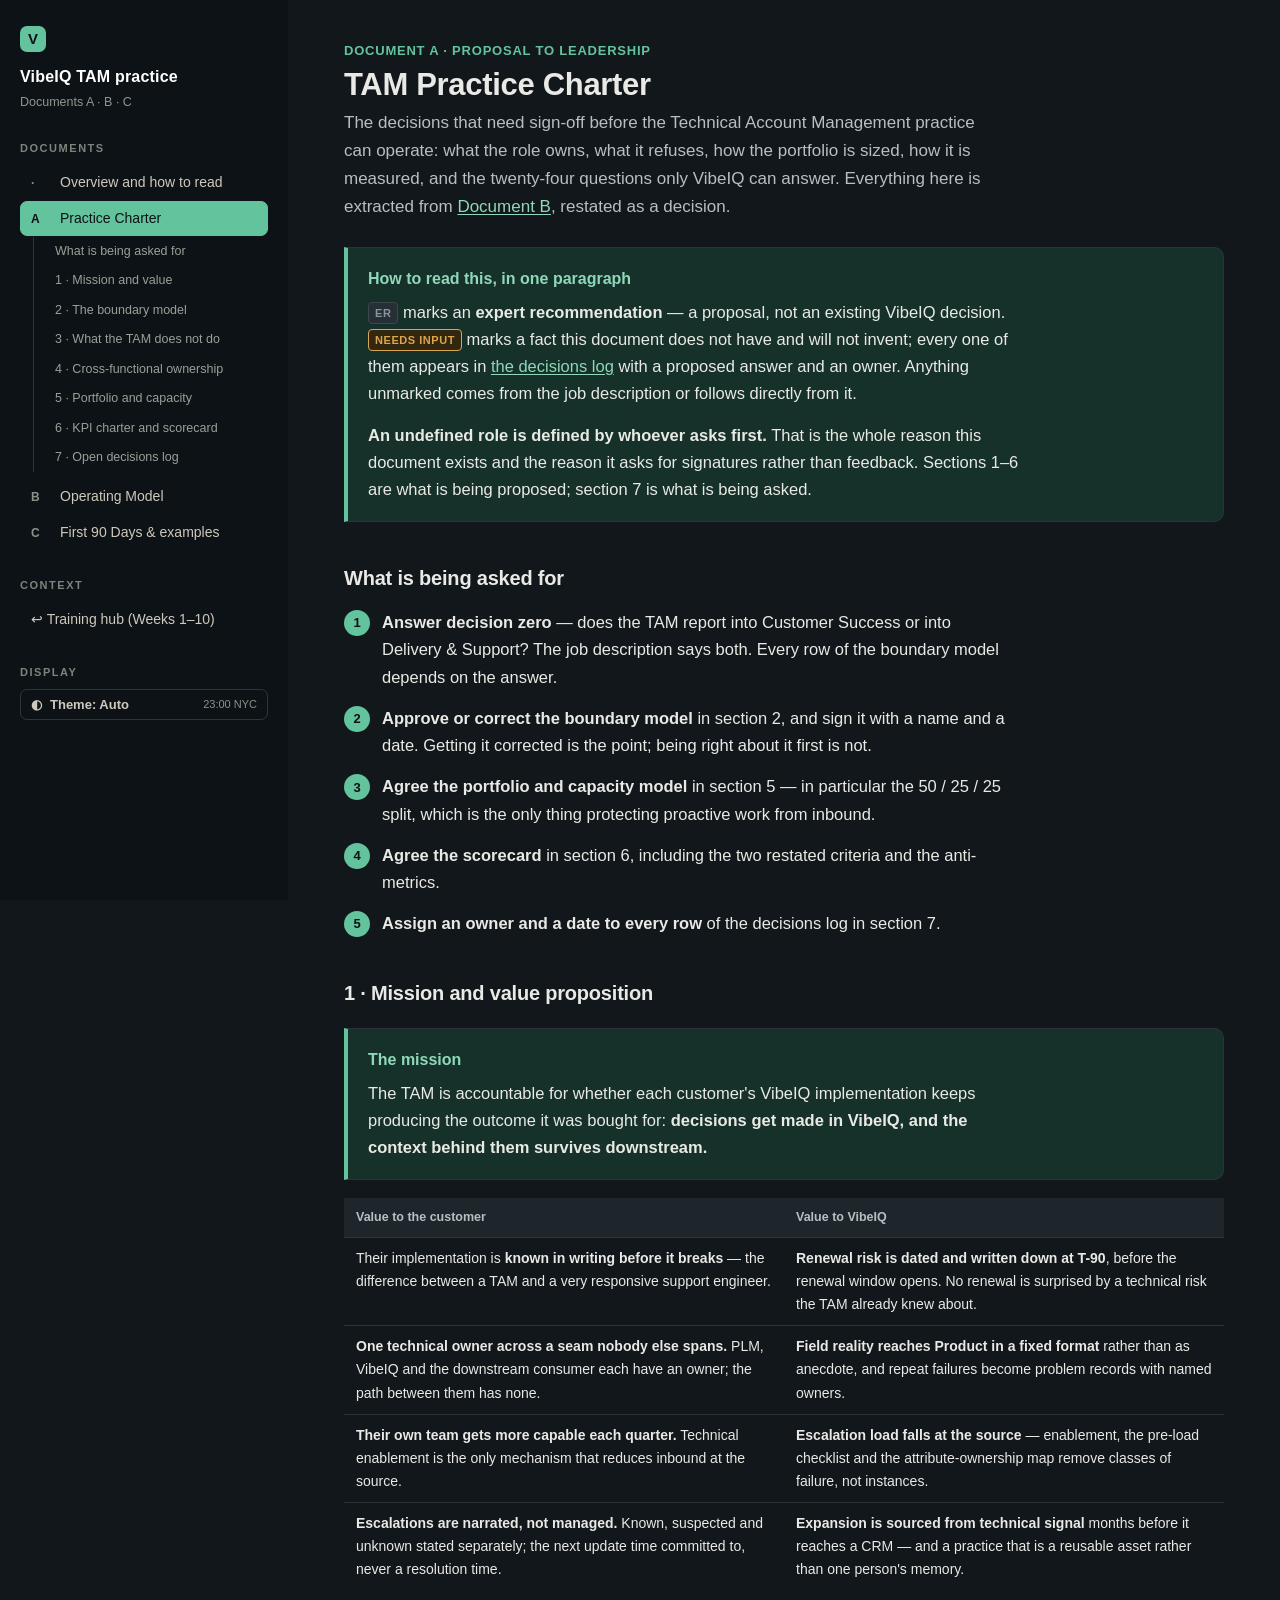
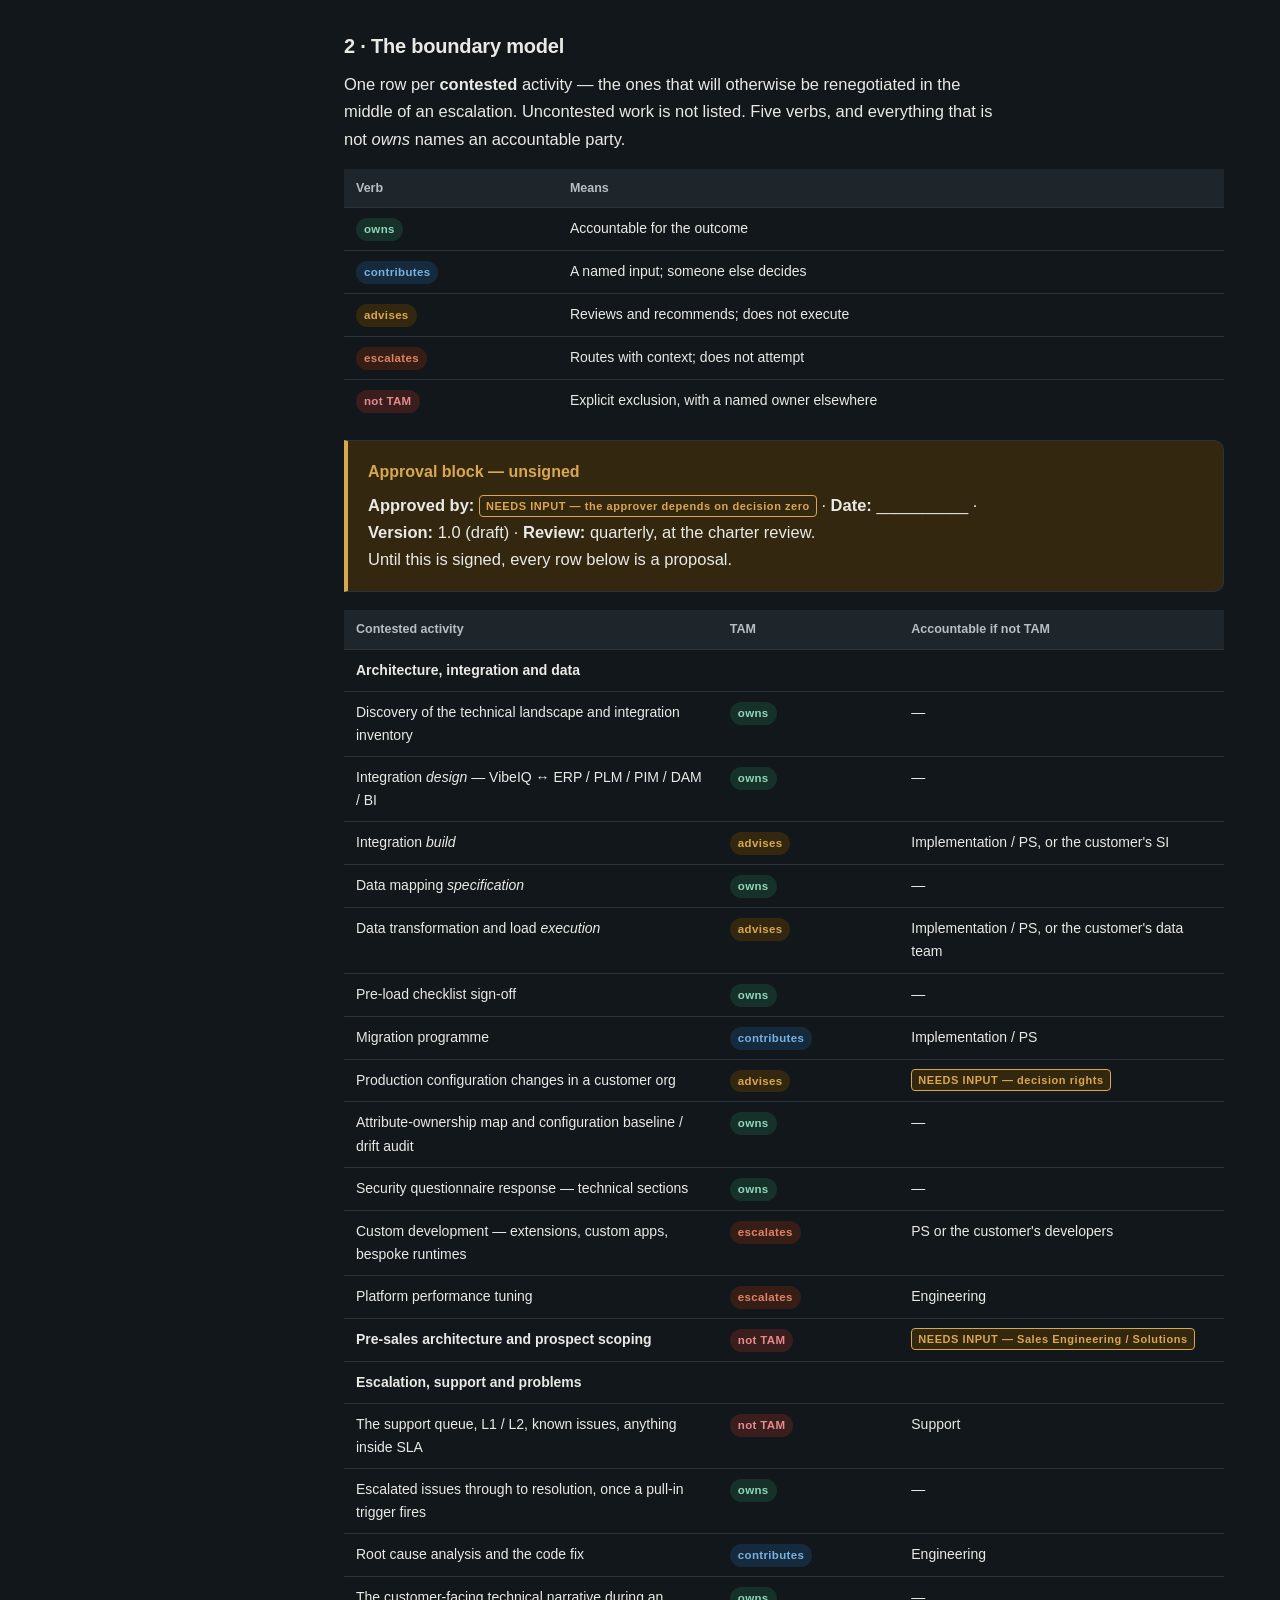
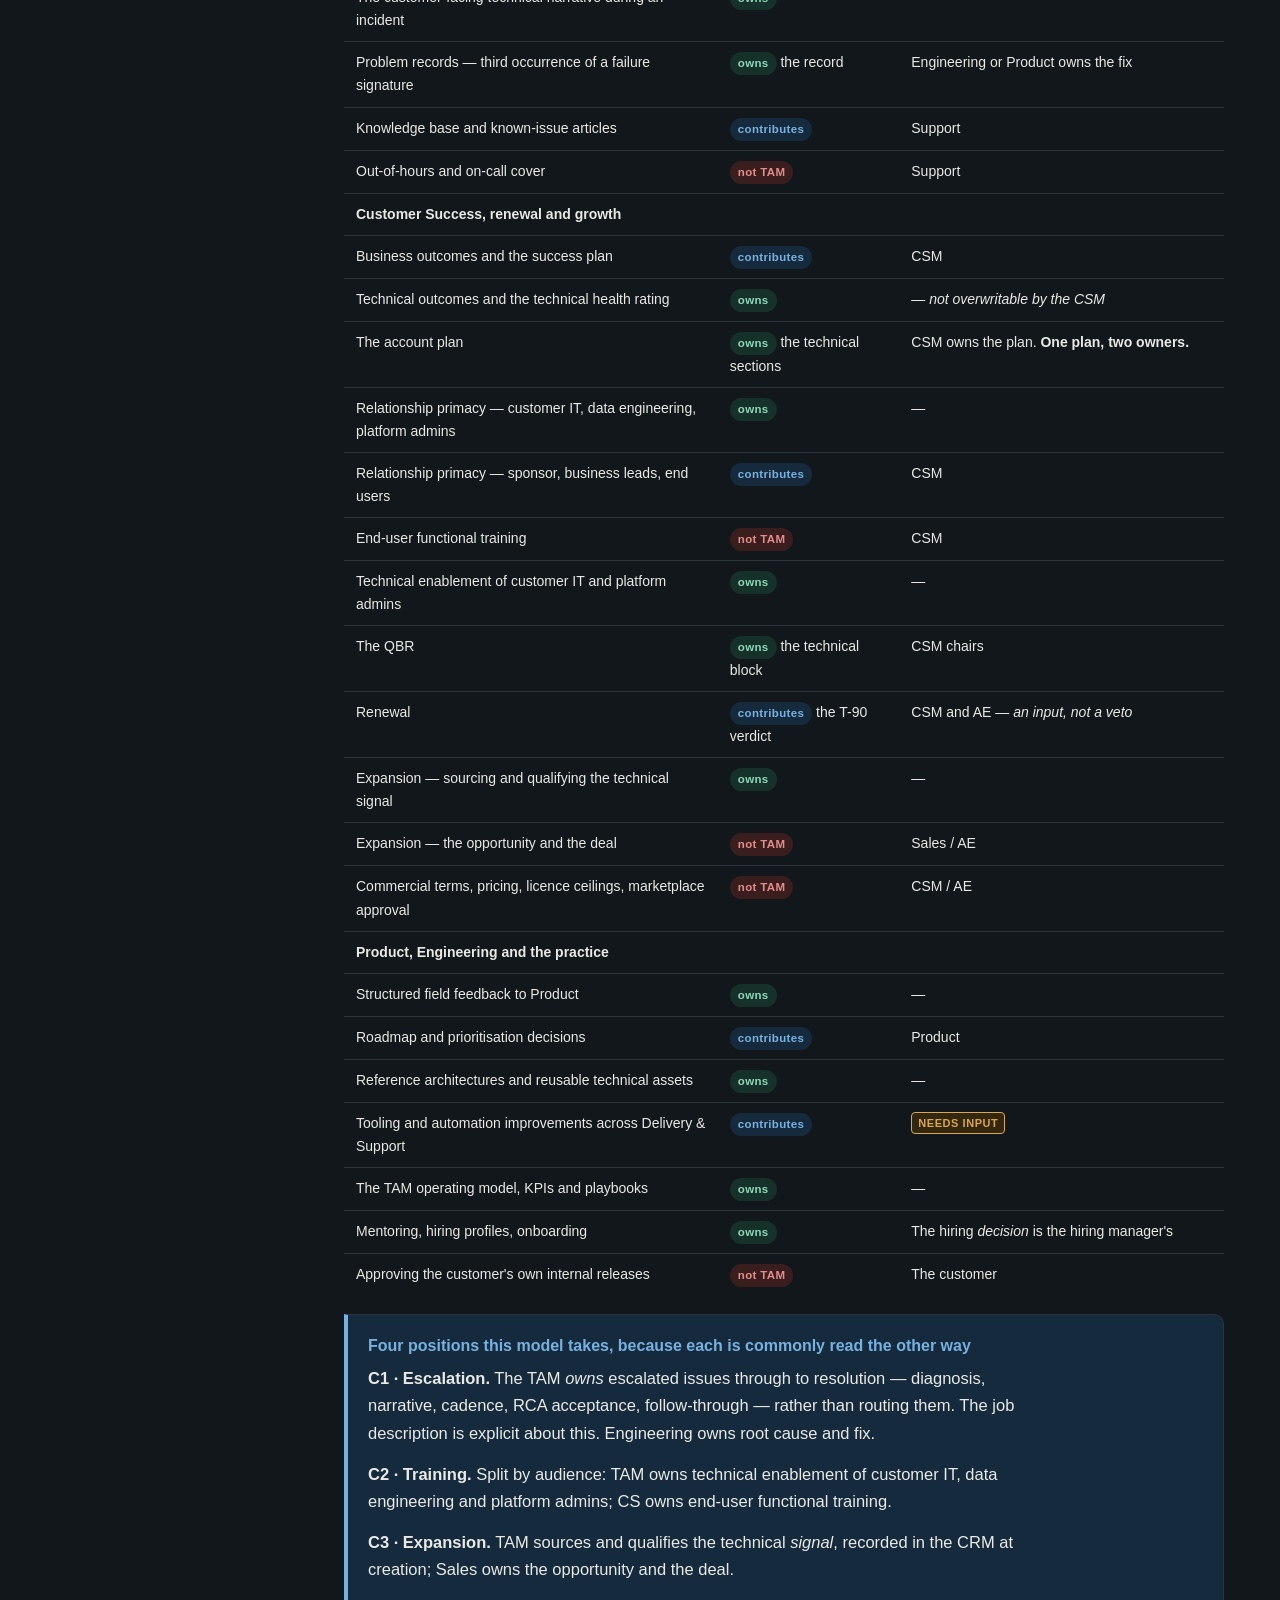
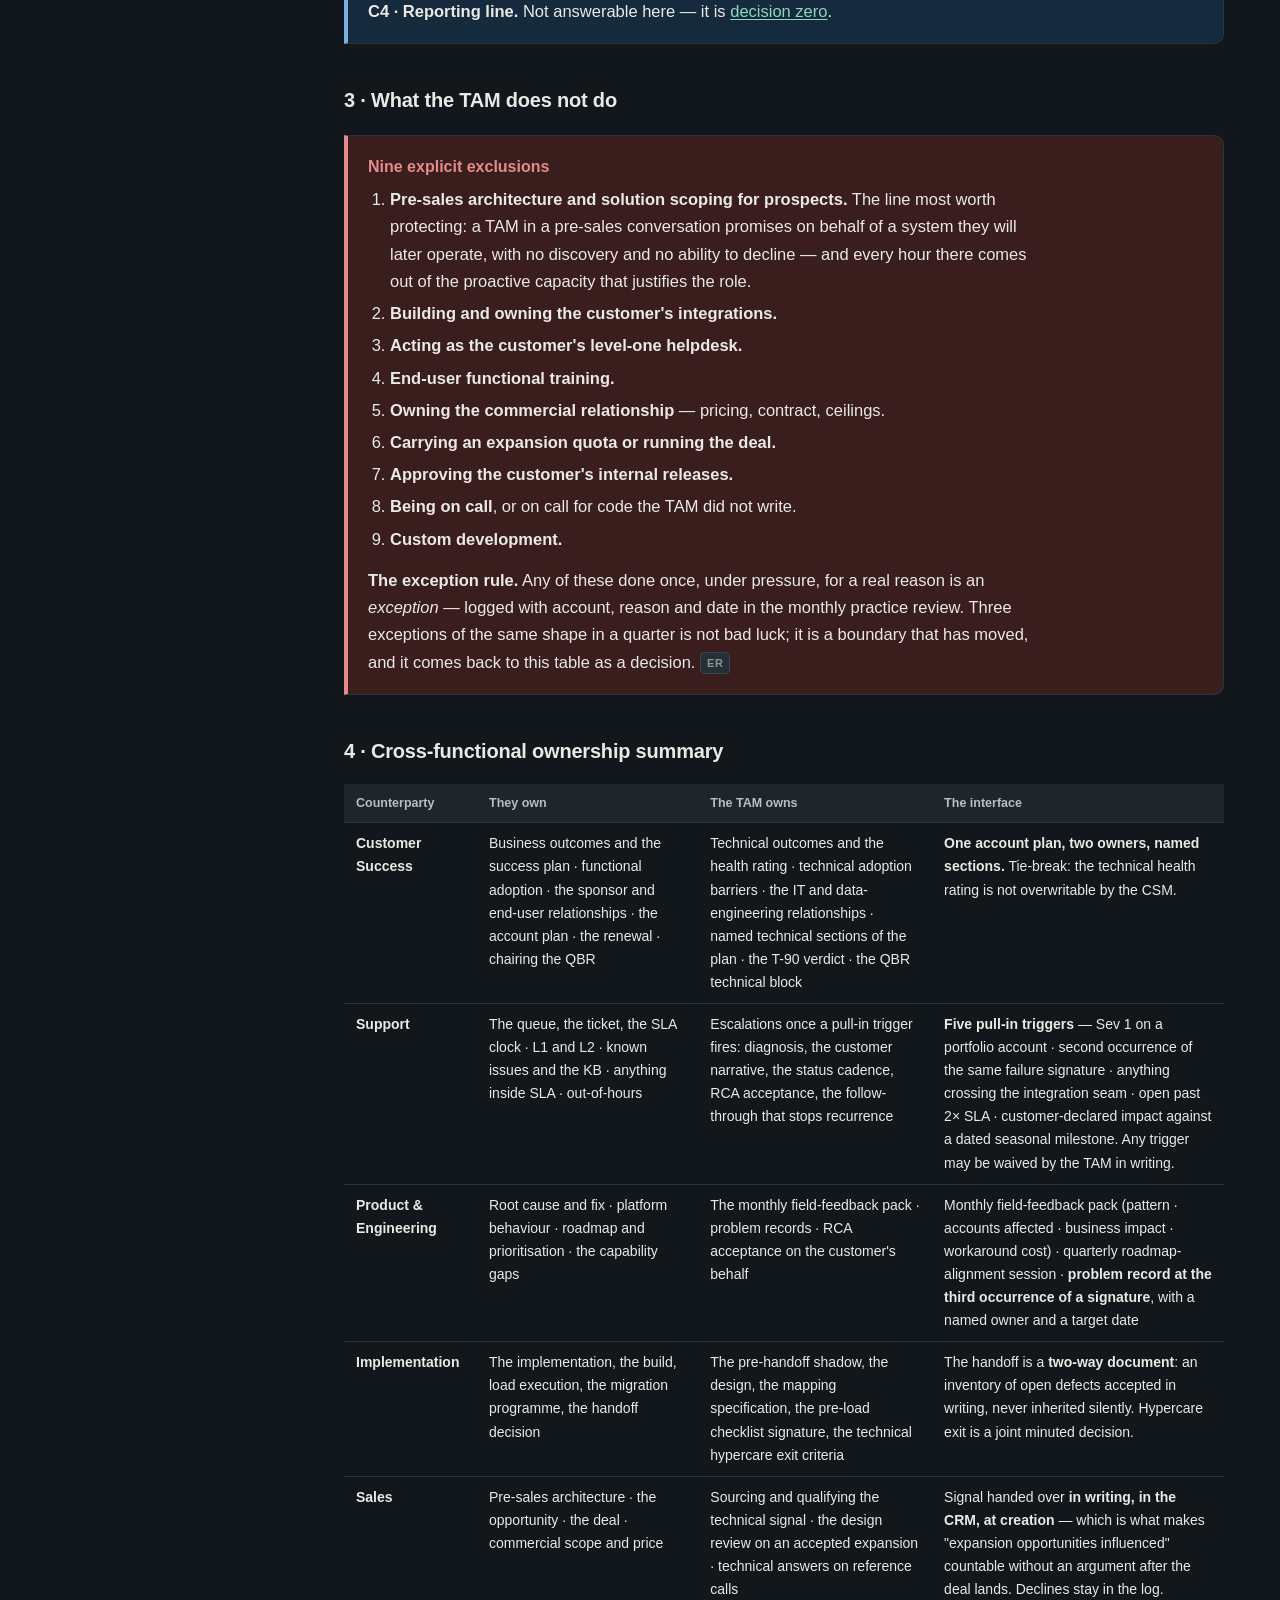
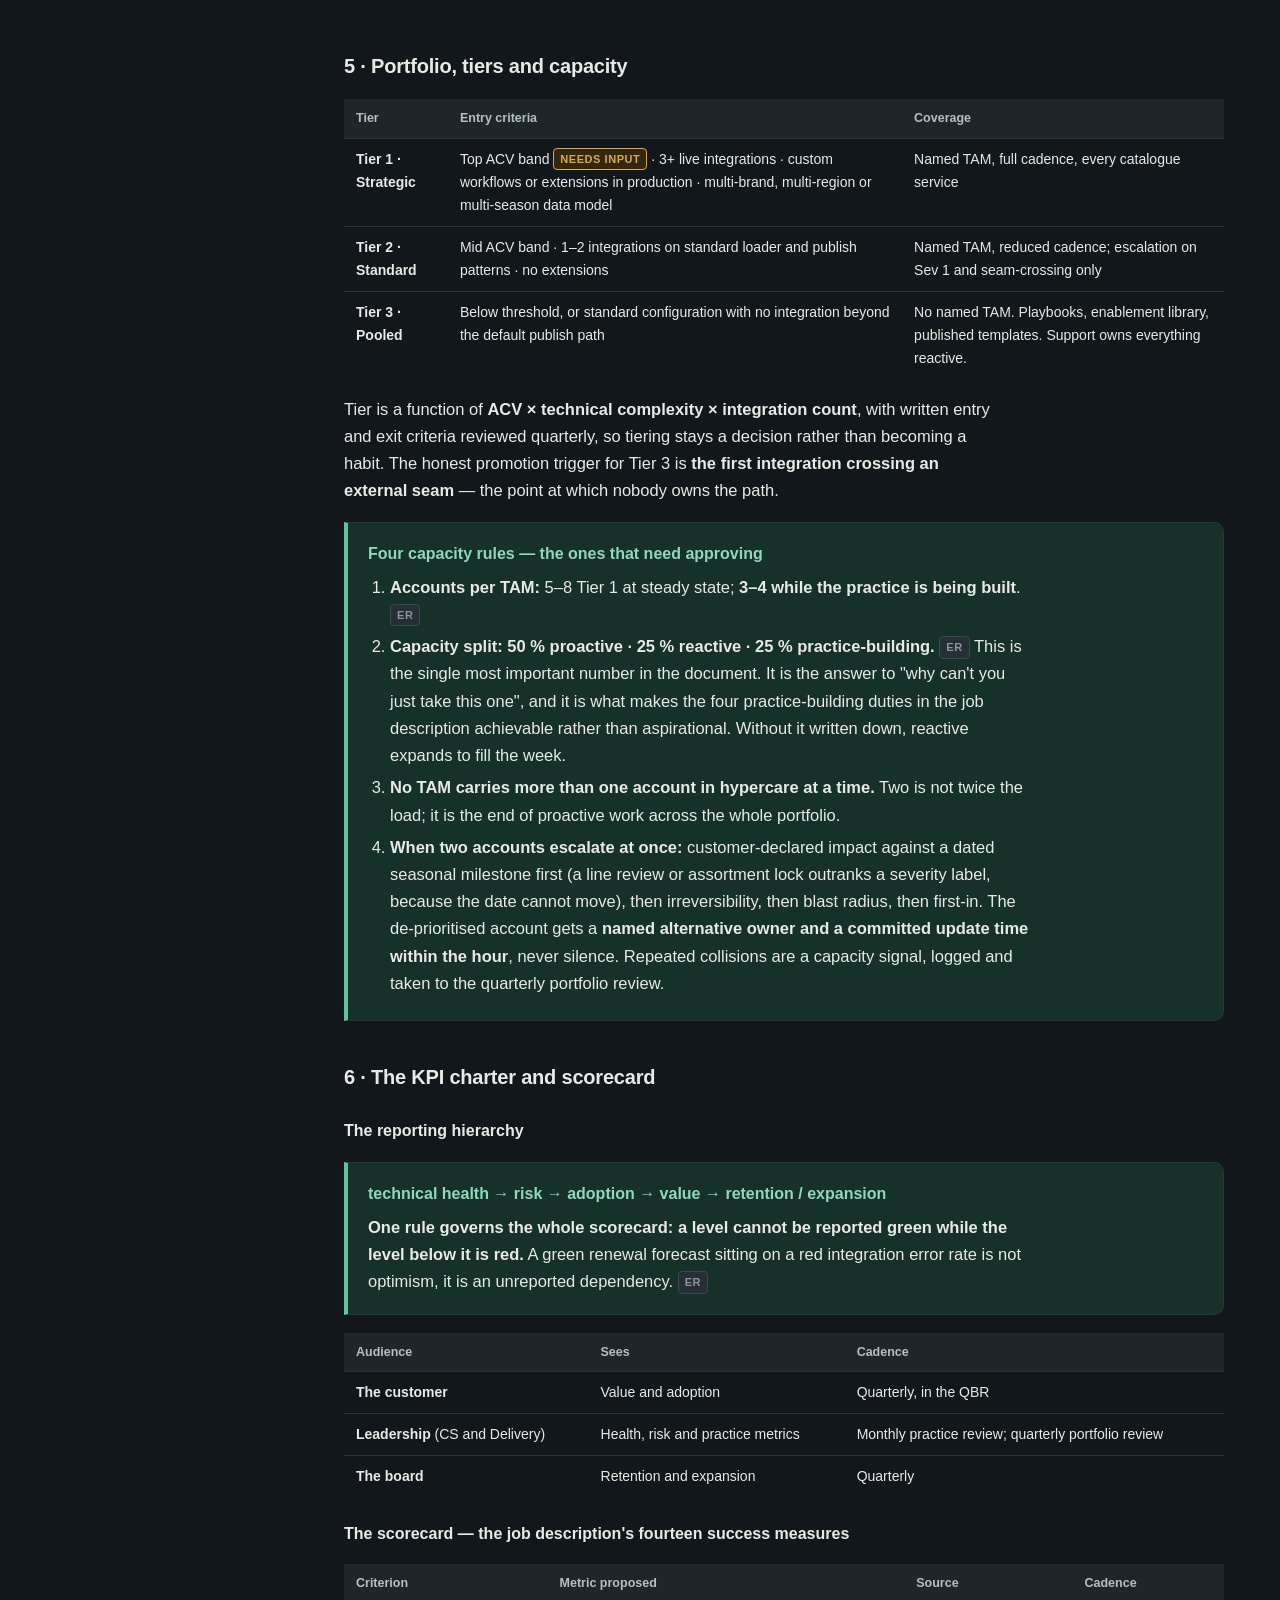
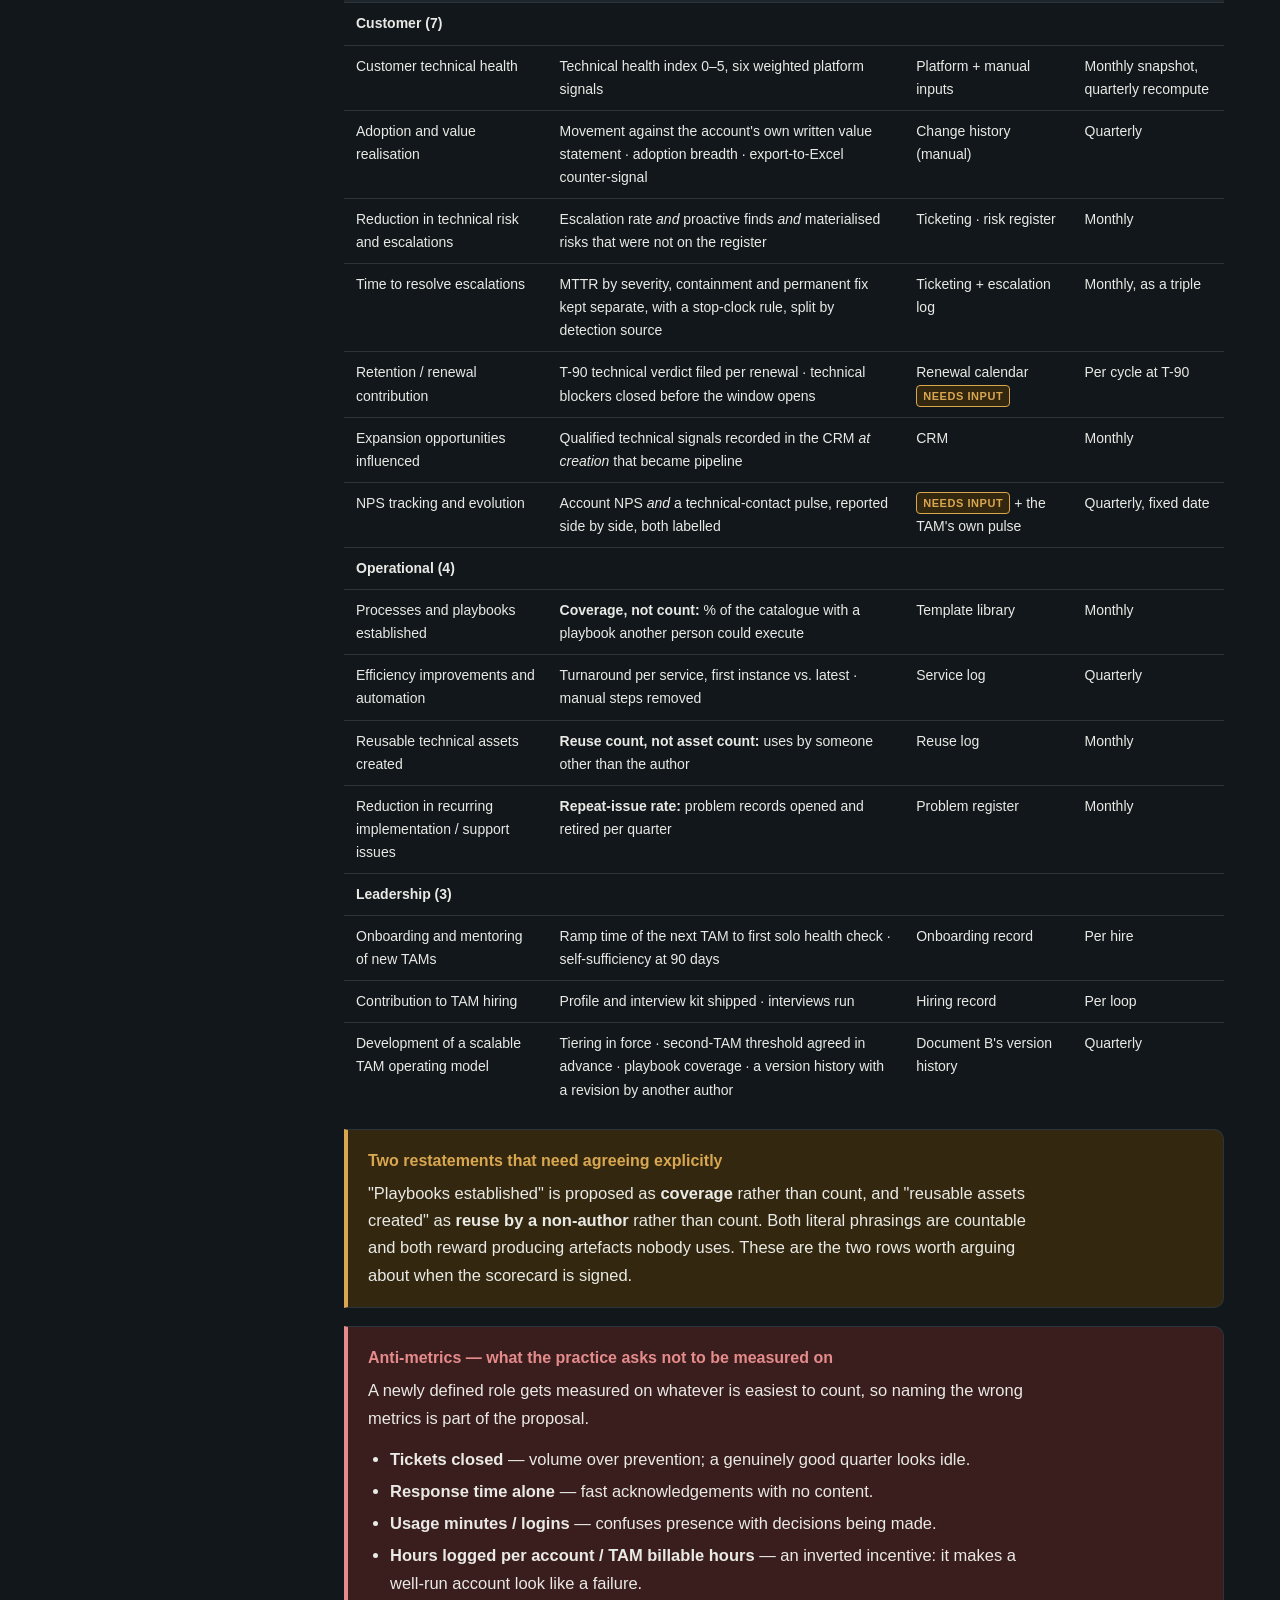
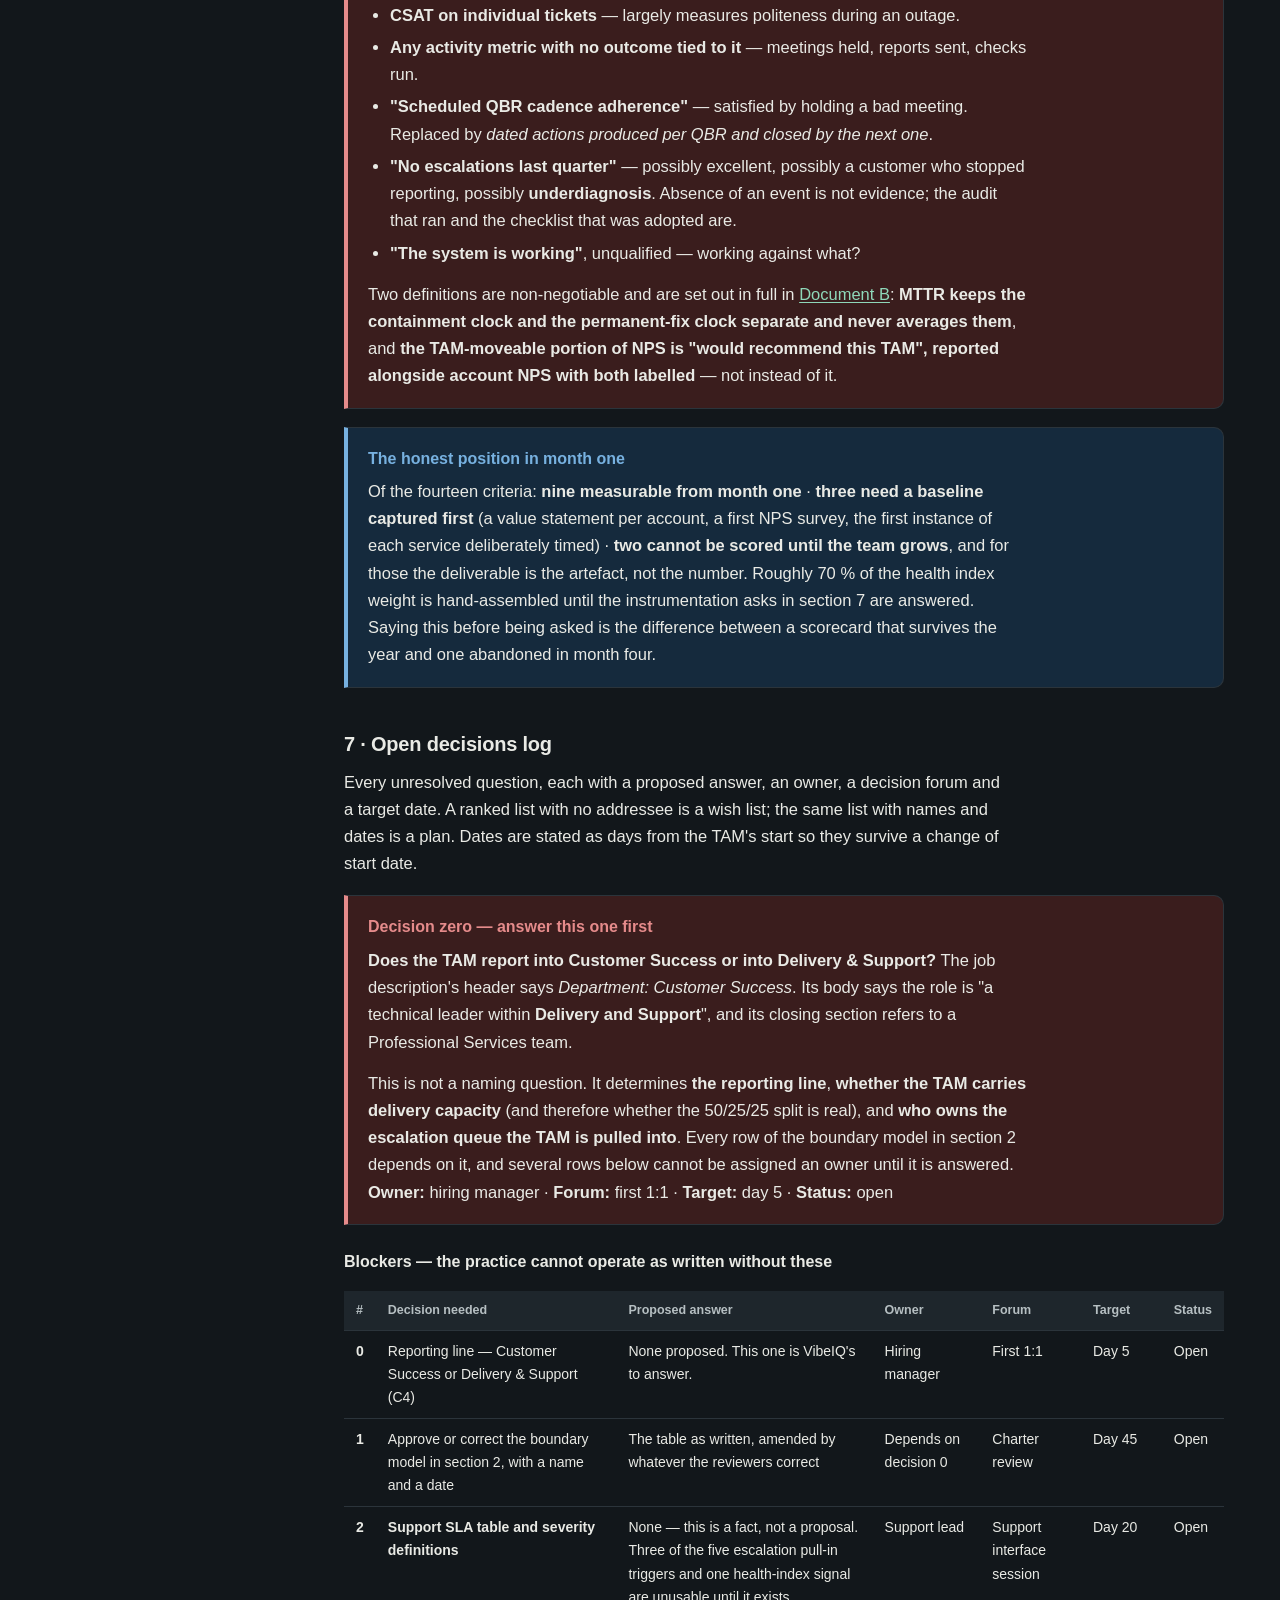
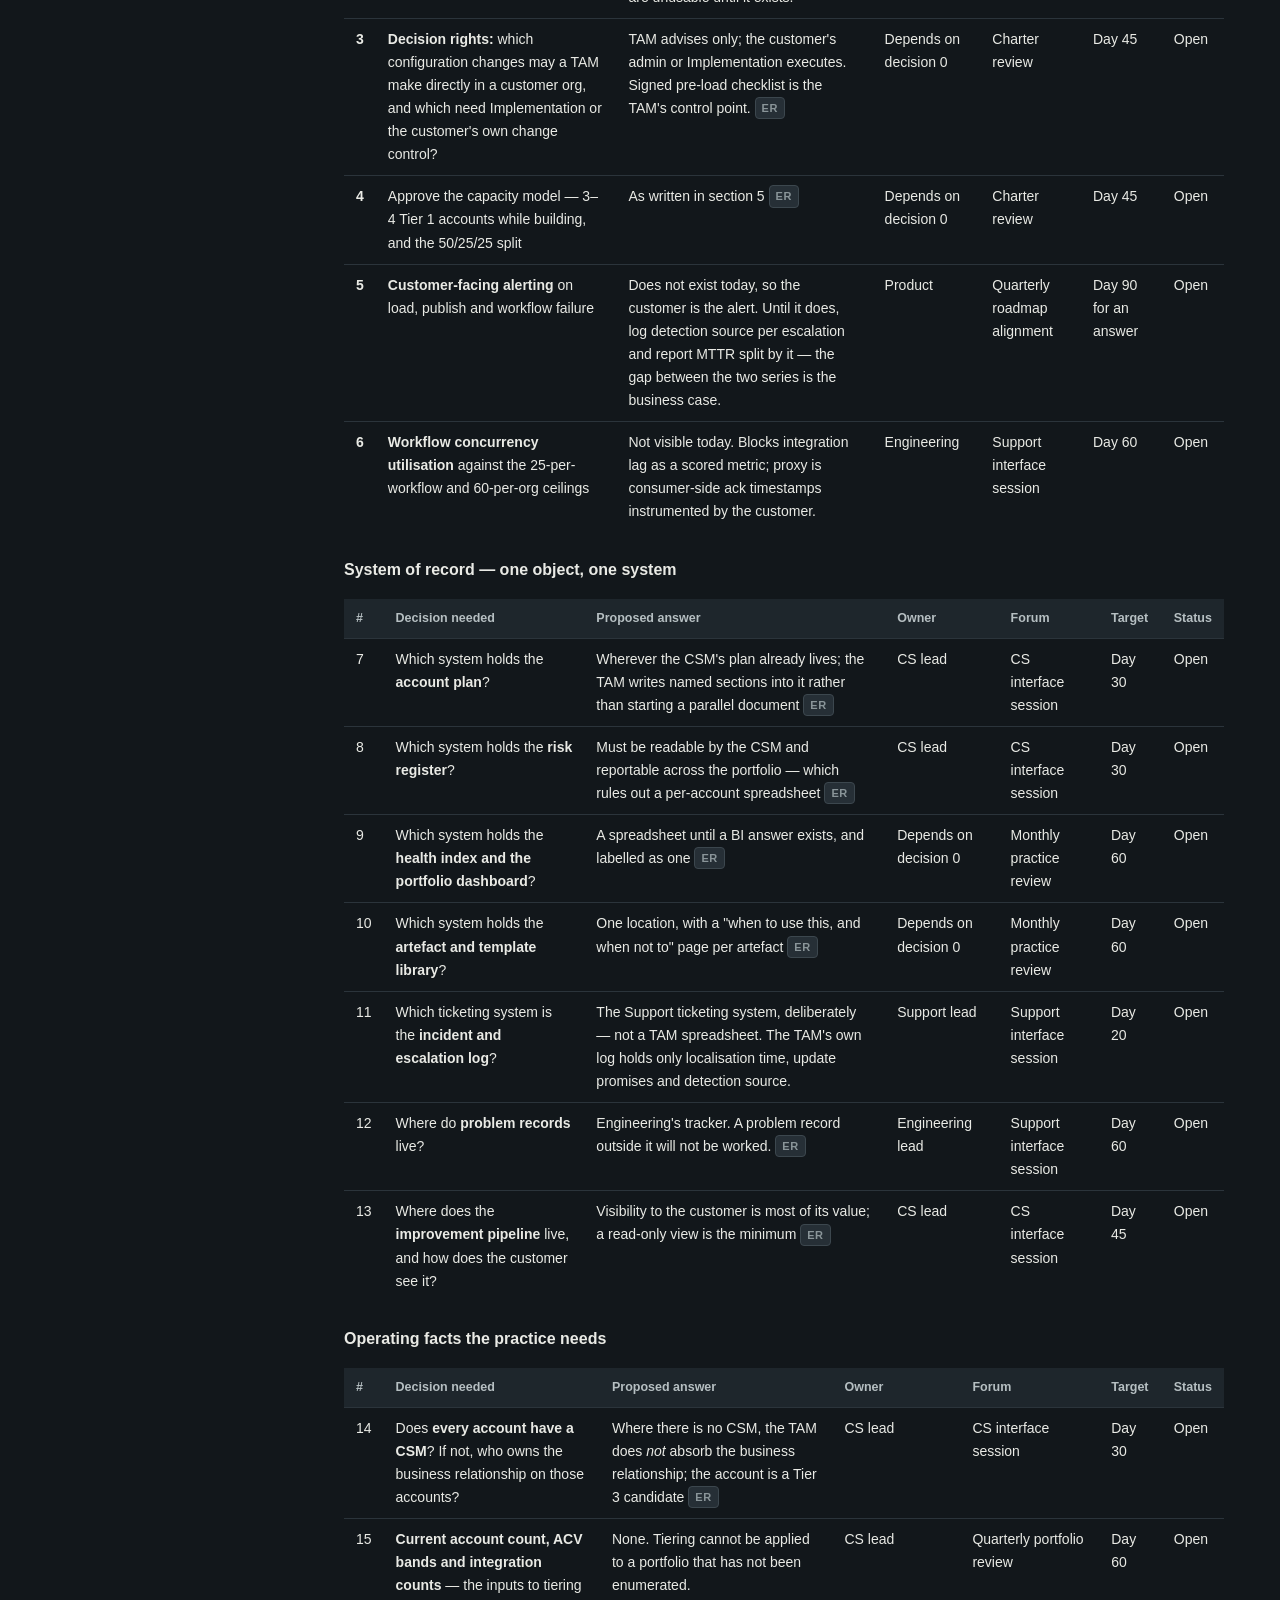
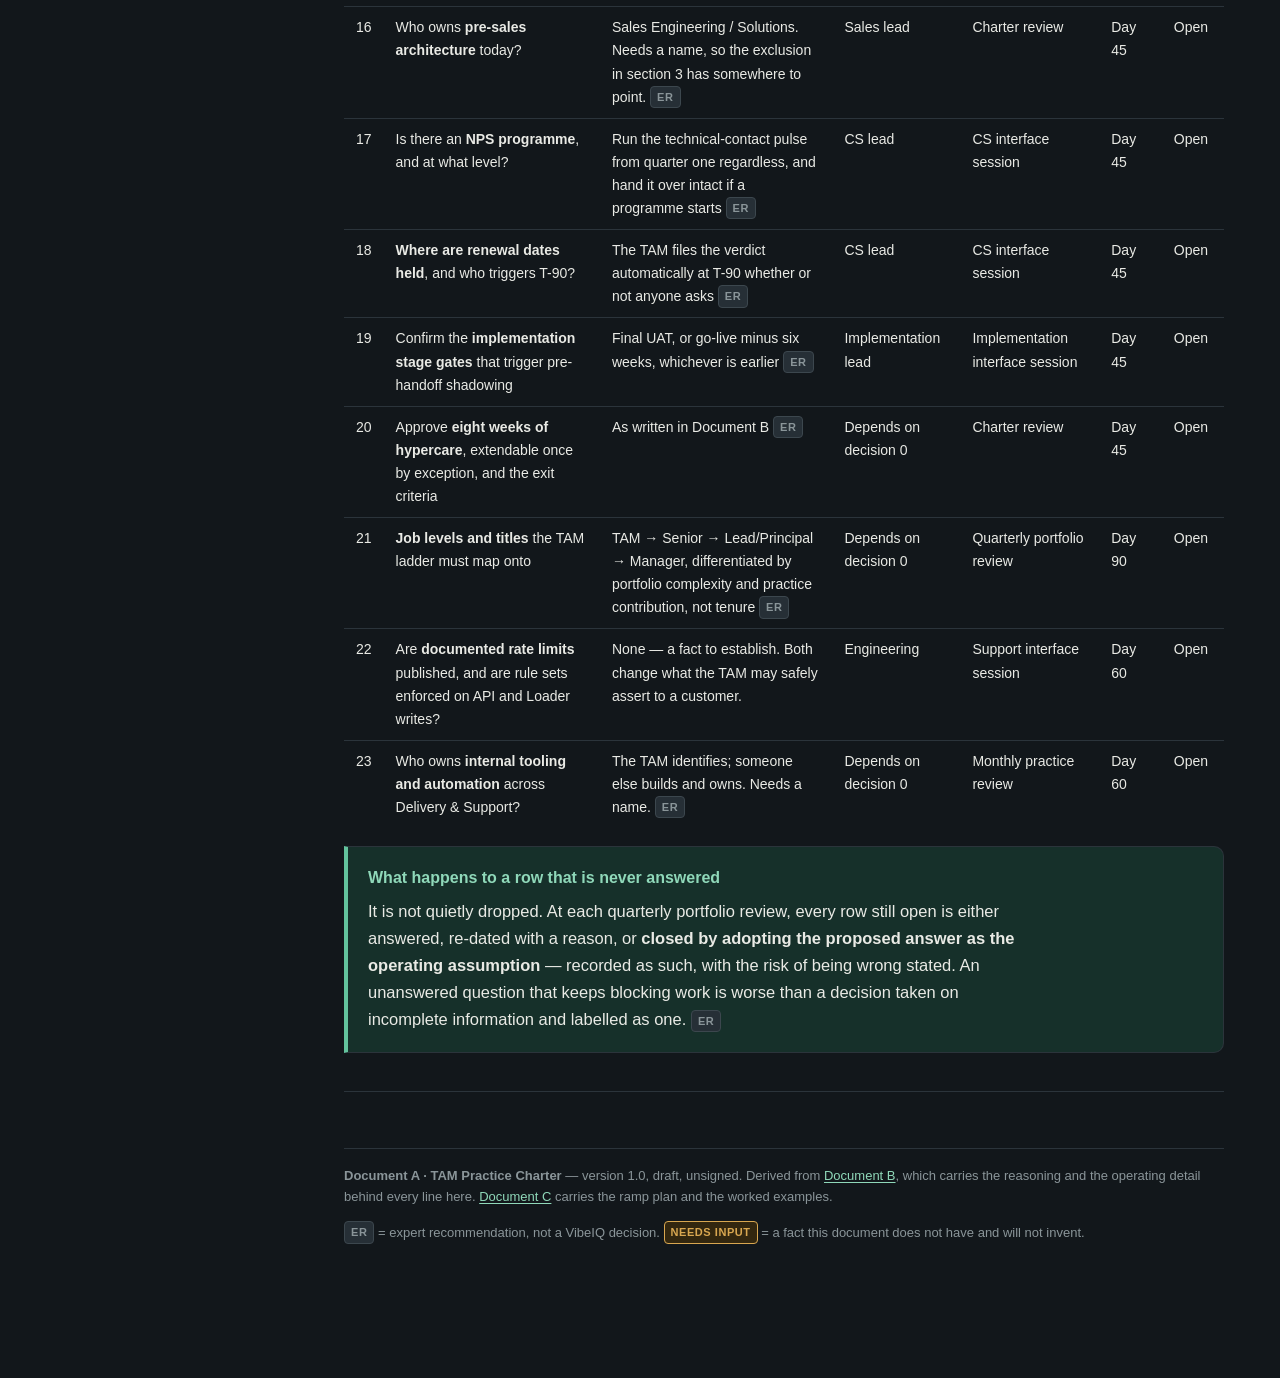
<file: practice/charter.html>
<!doctype html>
<html lang="en">
<meta charset="utf-8">
<meta name="viewport" content="width=device-width, initial-scale=1">
<meta name="robots" content="noindex, nofollow">
<title>TAM Practice Charter — VibeIQ</title>
<link rel="stylesheet" href="practice.css">
<link rel="stylesheet" href="../theme.css">
<script src="../theme.js"></script>
<body>
<div class="wrap">

<aside class="sidebar">
  <div class="brand">
    <div class="dot">V</div>
    <h1>VibeIQ TAM practice</h1>
    <p>Documents A · B · C</p>
  </div>

  <div class="navlabel">DOCUMENTS</div>
  <nav>
    <a href="index.html"><span class="wk">·</span> Overview and how to read</a>
    <a href="charter.html" class="active"><span class="wk">A</span> Practice Charter</a>
    <div class="sub">
      <a href="#ask">What is being asked for</a>
      <a href="#mission">1 · Mission and value</a>
      <a href="#boundary">2 · The boundary model</a>
      <a href="#not-tam">3 · What the TAM does not do</a>
      <a href="#cross">4 · Cross-functional ownership</a>
      <a href="#portfolio">5 · Portfolio and capacity</a>
      <a href="#kpi">6 · KPI charter and scorecard</a>
      <a href="#decisions">7 · Open decisions log</a>
    </div>
    <a href="operating-model.html"><span class="wk">B</span> Operating Model</a>
    <a href="first-90-days.html"><span class="wk">C</span> First 90 Days &amp; examples</a>
  </nav>

  <div class="navlabel">CONTEXT</div>
  <nav>
    <a href="../index.html">↩ Training hub (Weeks 1–10)</a>
  </nav>

  <div class="navlabel">DISPLAY</div>
  <button class="themectl" data-theme-toggle type="button"></button>
</aside>

<main class="main">
  <div class="topbar">
    <button data-nav-toggle type="button">☰</button>
    <span>Document A · Charter</span>
  </div>

  <div class="col">

    <p class="eyebrow">Document A · proposal to leadership</p>
    <h2 class="title">TAM Practice Charter</h2>
    <p class="lede">The decisions that need sign-off before the Technical Account Management practice
      can operate: what the role owns, what it refuses, how the portfolio is sized, how it is
      measured, and the twenty-four questions only VibeIQ can answer. Everything here is extracted
      from <a class="link" href="operating-model.html">Document B</a>, restated as a decision.</p>

    <div class="card keystone">
      <h4>How to read this, in one paragraph</h4>
      <p><span class="er">ER</span> marks an <strong>expert recommendation</strong> — a proposal, not
        an existing VibeIQ decision. <span class="ni">NEEDS INPUT</span> marks a fact this document
        does not have and will not invent; every one of them appears in
        <a class="link" href="#decisions">the decisions log</a> with a proposed answer and an owner.
        Anything unmarked comes from the job description or follows directly from it.</p>
      <p style="margin-bottom:0"><strong>An undefined role is defined by whoever asks first.</strong>
        That is the whole reason this document exists and the reason it asks for signatures rather
        than feedback. Sections 1–6 are what is being proposed; section 7 is what is being asked.</p>
    </div>

    <h3 id="ask">What is being asked for</h3>
    <ol class="steps">
      <li><strong>Answer decision zero</strong> — does the TAM report into Customer Success or into
        Delivery &amp; Support? The job description says both. Every row of the boundary model depends
        on the answer.</li>
      <li><strong>Approve or correct the boundary model</strong> in section 2, and sign it with a name
        and a date. Getting it corrected is the point; being right about it first is not.</li>
      <li><strong>Agree the portfolio and capacity model</strong> in section 5 — in particular the
        50 / 25 / 25 split, which is the only thing protecting proactive work from inbound.</li>
      <li><strong>Agree the scorecard</strong> in section 6, including the two restated criteria and
        the anti-metrics.</li>
      <li><strong>Assign an owner and a date to every row</strong> of the decisions log in section 7.</li>
    </ol>

<!-- ==================================================================== -->
    <h3 id="mission">1 · Mission and value proposition</h3>

    <div class="card keystone">
      <h4>The mission</h4>
      <p style="margin-bottom:0">The TAM is accountable for whether each customer's VibeIQ
        implementation keeps producing the outcome it was bought for: <strong>decisions get made in
        VibeIQ, and the context behind them survives downstream.</strong></p>
    </div>

    <div class="tscroll">
      <table>
        <thead><tr><th style="width:50%">Value to the customer</th><th>Value to VibeIQ</th></tr></thead>
        <tbody>
          <tr>
            <td>Their implementation is <strong>known in writing before it breaks</strong> — the
              difference between a TAM and a very responsive support engineer.</td>
            <td><strong>Renewal risk is dated and written down at T-90</strong>, before the renewal
              window opens. No renewal is surprised by a technical risk the TAM already knew about.</td>
          </tr>
          <tr>
            <td><strong>One technical owner across a seam nobody else spans.</strong> PLM, VibeIQ and
              the downstream consumer each have an owner; the path between them has none.</td>
            <td><strong>Field reality reaches Product in a fixed format</strong> rather than as
              anecdote, and repeat failures become problem records with named owners.</td>
          </tr>
          <tr>
            <td><strong>Their own team gets more capable each quarter.</strong> Technical enablement is
              the only mechanism that reduces inbound at the source.</td>
            <td><strong>Escalation load falls at the source</strong> — enablement, the pre-load
              checklist and the attribute-ownership map remove classes of failure, not instances.</td>
          </tr>
          <tr>
            <td><strong>Escalations are narrated, not managed.</strong> Known, suspected and unknown
              stated separately; the next update time committed to, never a resolution time.</td>
            <td><strong>Expansion is sourced from technical signal</strong> months before it reaches a
              CRM — and a practice that is a reusable asset rather than one person's memory.</td>
          </tr>
        </tbody>
      </table>
    </div>

<!-- ==================================================================== -->
    <h3 id="boundary">2 · The boundary model</h3>

    <p>One row per <strong>contested</strong> activity — the ones that will otherwise be renegotiated
      in the middle of an escalation. Uncontested work is not listed. Five verbs, and everything that
      is not <em>owns</em> names an accountable party.</p>

    <div class="tscroll">
      <table>
        <thead><tr><th>Verb</th><th>Means</th></tr></thead>
        <tbody>
          <tr><td><span class="v v-owns">owns</span></td><td>Accountable for the outcome</td></tr>
          <tr><td><span class="v v-contributes">contributes</span></td><td>A named input; someone else decides</td></tr>
          <tr><td><span class="v v-advises">advises</span></td><td>Reviews and recommends; does not execute</td></tr>
          <tr><td><span class="v v-escalates">escalates</span></td><td>Routes with context; does not attempt</td></tr>
          <tr><td><span class="v v-not">not TAM</span></td><td>Explicit exclusion, with a named owner elsewhere</td></tr>
        </tbody>
      </table>
    </div>

    <div class="card warn">
      <h4>Approval block — unsigned</h4>
      <p style="margin-bottom:0"><strong>Approved by:</strong>
        <span class="ni">NEEDS INPUT — <em>the approver depends on decision zero</em></span> ·
        <strong>Date:</strong> __________ · <strong>Version:</strong> 1.0 (draft) ·
        <strong>Review:</strong> quarterly, at the charter review.<br>
        Until this is signed, every row below is a proposal.</p>
    </div>

    <div class="tscroll wide">
      <table>
        <thead><tr><th>Contested activity</th><th>TAM</th><th>Accountable if not TAM</th></tr></thead>
        <tbody>
          <tr><td colspan="3"><strong>Architecture, integration and data</strong></td></tr>
          <tr><td>Discovery of the technical landscape and integration inventory</td><td><span class="v v-owns">owns</span></td><td>—</td></tr>
          <tr><td>Integration <em>design</em> — VibeIQ ↔ ERP / PLM / PIM / DAM / BI</td><td><span class="v v-owns">owns</span></td><td>—</td></tr>
          <tr><td>Integration <em>build</em></td><td><span class="v v-advises">advises</span></td><td>Implementation / PS, or the customer's SI</td></tr>
          <tr><td>Data mapping <em>specification</em></td><td><span class="v v-owns">owns</span></td><td>—</td></tr>
          <tr><td>Data transformation and load <em>execution</em></td><td><span class="v v-advises">advises</span></td><td>Implementation / PS, or the customer's data team</td></tr>
          <tr><td>Pre-load checklist sign-off</td><td><span class="v v-owns">owns</span></td><td>—</td></tr>
          <tr><td>Migration programme</td><td><span class="v v-contributes">contributes</span></td><td>Implementation / PS</td></tr>
          <tr><td>Production configuration changes in a customer org</td><td><span class="v v-advises">advises</span></td><td><span class="ni">NEEDS INPUT — <em>decision rights</em></span></td></tr>
          <tr><td>Attribute-ownership map and configuration baseline / drift audit</td><td><span class="v v-owns">owns</span></td><td>—</td></tr>
          <tr><td>Security questionnaire response — technical sections</td><td><span class="v v-owns">owns</span></td><td>—</td></tr>
          <tr><td>Custom development — extensions, custom apps, bespoke runtimes</td><td><span class="v v-escalates">escalates</span></td><td>PS or the customer's developers</td></tr>
          <tr><td>Platform performance tuning</td><td><span class="v v-escalates">escalates</span></td><td>Engineering</td></tr>
          <tr><td><strong>Pre-sales architecture and prospect scoping</strong></td><td><span class="v v-not">not TAM</span></td><td><span class="ni">NEEDS INPUT — <em>Sales Engineering / Solutions</em></span></td></tr>

          <tr><td colspan="3"><strong>Escalation, support and problems</strong></td></tr>
          <tr><td>The support queue, L1 / L2, known issues, anything inside SLA</td><td><span class="v v-not">not TAM</span></td><td>Support</td></tr>
          <tr><td>Escalated issues through to resolution, once a pull-in trigger fires</td><td><span class="v v-owns">owns</span></td><td>—</td></tr>
          <tr><td>Root cause analysis and the code fix</td><td><span class="v v-contributes">contributes</span></td><td>Engineering</td></tr>
          <tr><td>The customer-facing technical narrative during an incident</td><td><span class="v v-owns">owns</span></td><td>—</td></tr>
          <tr><td>Problem records — third occurrence of a failure signature</td><td><span class="v v-owns">owns</span> the record</td><td>Engineering or Product owns the fix</td></tr>
          <tr><td>Knowledge base and known-issue articles</td><td><span class="v v-contributes">contributes</span></td><td>Support</td></tr>
          <tr><td>Out-of-hours and on-call cover</td><td><span class="v v-not">not TAM</span></td><td>Support</td></tr>

          <tr><td colspan="3"><strong>Customer Success, renewal and growth</strong></td></tr>
          <tr><td>Business outcomes and the success plan</td><td><span class="v v-contributes">contributes</span></td><td>CSM</td></tr>
          <tr><td>Technical outcomes and the technical health rating</td><td><span class="v v-owns">owns</span></td><td>— <em>not overwritable by the CSM</em></td></tr>
          <tr><td>The account plan</td><td><span class="v v-owns">owns</span> the technical sections</td><td>CSM owns the plan. <strong>One plan, two owners.</strong></td></tr>
          <tr><td>Relationship primacy — customer IT, data engineering, platform admins</td><td><span class="v v-owns">owns</span></td><td>—</td></tr>
          <tr><td>Relationship primacy — sponsor, business leads, end users</td><td><span class="v v-contributes">contributes</span></td><td>CSM</td></tr>
          <tr><td>End-user functional training</td><td><span class="v v-not">not TAM</span></td><td>CSM</td></tr>
          <tr><td>Technical enablement of customer IT and platform admins</td><td><span class="v v-owns">owns</span></td><td>—</td></tr>
          <tr><td>The QBR</td><td><span class="v v-owns">owns</span> the technical block</td><td>CSM chairs</td></tr>
          <tr><td>Renewal</td><td><span class="v v-contributes">contributes</span> the T-90 verdict</td><td>CSM and AE — <em>an input, not a veto</em></td></tr>
          <tr><td>Expansion — sourcing and qualifying the technical signal</td><td><span class="v v-owns">owns</span></td><td>—</td></tr>
          <tr><td>Expansion — the opportunity and the deal</td><td><span class="v v-not">not TAM</span></td><td>Sales / AE</td></tr>
          <tr><td>Commercial terms, pricing, licence ceilings, marketplace approval</td><td><span class="v v-not">not TAM</span></td><td>CSM / AE</td></tr>

          <tr><td colspan="3"><strong>Product, Engineering and the practice</strong></td></tr>
          <tr><td>Structured field feedback to Product</td><td><span class="v v-owns">owns</span></td><td>—</td></tr>
          <tr><td>Roadmap and prioritisation decisions</td><td><span class="v v-contributes">contributes</span></td><td>Product</td></tr>
          <tr><td>Reference architectures and reusable technical assets</td><td><span class="v v-owns">owns</span></td><td>—</td></tr>
          <tr><td>Tooling and automation improvements across Delivery &amp; Support</td><td><span class="v v-contributes">contributes</span></td><td><span class="ni">NEEDS INPUT</span></td></tr>
          <tr><td>The TAM operating model, KPIs and playbooks</td><td><span class="v v-owns">owns</span></td><td>—</td></tr>
          <tr><td>Mentoring, hiring profiles, onboarding</td><td><span class="v v-owns">owns</span></td><td>The hiring <em>decision</em> is the hiring manager's</td></tr>
          <tr><td>Approving the customer's own internal releases</td><td><span class="v v-not">not TAM</span></td><td>The customer</td></tr>
        </tbody>
      </table>
    </div>

    <div class="card note">
      <h4>Four positions this model takes, because each is commonly read the other way</h4>
      <p><strong>C1 · Escalation.</strong> The TAM <em>owns</em> escalated issues through to resolution
        — diagnosis, narrative, cadence, RCA acceptance, follow-through — rather than routing them.
        The job description is explicit about this. Engineering owns root cause and fix.</p>
      <p><strong>C2 · Training.</strong> Split by audience: TAM owns technical enablement of customer
        IT, data engineering and platform admins; CS owns end-user functional training.</p>
      <p><strong>C3 · Expansion.</strong> TAM sources and qualifies the technical <em>signal</em>,
        recorded in the CRM at creation; Sales owns the opportunity and the deal.</p>
      <p style="margin-bottom:0"><strong>C4 · Reporting line.</strong> Not answerable here — it is
        <a class="link" href="#decisions">decision zero</a>.</p>
    </div>

<!-- ==================================================================== -->
    <h3 id="not-tam">3 · What the TAM does not do</h3>

    <div class="card stop">
      <h4>Nine explicit exclusions</h4>
      <ol>
        <li><strong>Pre-sales architecture and solution scoping for prospects.</strong> The line most
          worth protecting: a TAM in a pre-sales conversation promises on behalf of a system they will
          later operate, with no discovery and no ability to decline — and every hour there comes out
          of the proactive capacity that justifies the role.</li>
        <li><strong>Building and owning the customer's integrations.</strong></li>
        <li><strong>Acting as the customer's level-one helpdesk.</strong></li>
        <li><strong>End-user functional training.</strong></li>
        <li><strong>Owning the commercial relationship</strong> — pricing, contract, ceilings.</li>
        <li><strong>Carrying an expansion quota or running the deal.</strong></li>
        <li><strong>Approving the customer's internal releases.</strong></li>
        <li><strong>Being on call</strong>, or on call for code the TAM did not write.</li>
        <li><strong>Custom development.</strong></li>
      </ol>
      <p style="margin-bottom:0"><strong>The exception rule.</strong> Any of these done once, under
        pressure, for a real reason is an <em>exception</em> — logged with account, reason and date in
        the monthly practice review. Three exceptions of the same shape in a quarter is not bad luck;
        it is a boundary that has moved, and it comes back to this table as a decision.
        <span class="er">ER</span></p>
    </div>

<!-- ==================================================================== -->
    <h3 id="cross">4 · Cross-functional ownership summary</h3>

    <div class="tscroll wide">
      <table>
        <thead><tr><th>Counterparty</th><th>They own</th><th>The TAM owns</th><th>The interface</th></tr></thead>
        <tbody>
          <tr>
            <td><strong>Customer Success</strong></td>
            <td>Business outcomes and the success plan · functional adoption · the sponsor and end-user relationships · the account plan · the renewal · chairing the QBR</td>
            <td>Technical outcomes and the health rating · technical adoption barriers · the IT and data-engineering relationships · named technical sections of the plan · the T-90 verdict · the QBR technical block</td>
            <td><strong>One account plan, two owners, named sections.</strong> Tie-break: the technical health rating is not overwritable by the CSM.</td>
          </tr>
          <tr>
            <td><strong>Support</strong></td>
            <td>The queue, the ticket, the SLA clock · L1 and L2 · known issues and the KB · anything inside SLA · out-of-hours</td>
            <td>Escalations once a pull-in trigger fires: diagnosis, the customer narrative, the status cadence, RCA acceptance, the follow-through that stops recurrence</td>
            <td><strong>Five pull-in triggers</strong> — Sev 1 on a portfolio account · second occurrence of the same failure signature · anything crossing the integration seam · open past 2× SLA · customer-declared impact against a dated seasonal milestone. Any trigger may be waived by the TAM in writing.</td>
          </tr>
          <tr>
            <td><strong>Product &amp; Engineering</strong></td>
            <td>Root cause and fix · platform behaviour · roadmap and prioritisation · the capability gaps</td>
            <td>The monthly field-feedback pack · problem records · RCA acceptance on the customer's behalf</td>
            <td>Monthly field-feedback pack (pattern · accounts affected · business impact · workaround cost) · quarterly roadmap-alignment session · <strong>problem record at the third occurrence of a signature</strong>, with a named owner and a target date</td>
          </tr>
          <tr>
            <td><strong>Implementation</strong></td>
            <td>The implementation, the build, load execution, the migration programme, the handoff decision</td>
            <td>The pre-handoff shadow, the design, the mapping specification, the pre-load checklist signature, the technical hypercare exit criteria</td>
            <td>The handoff is a <strong>two-way document</strong>: an inventory of open defects accepted in writing, never inherited silently. Hypercare exit is a joint minuted decision.</td>
          </tr>
          <tr>
            <td><strong>Sales</strong></td>
            <td>Pre-sales architecture · the opportunity · the deal · commercial scope and price</td>
            <td>Sourcing and qualifying the technical signal · the design review on an accepted expansion · technical answers on reference calls</td>
            <td>Signal handed over <strong>in writing, in the CRM, at creation</strong> — which is what makes "expansion opportunities influenced" countable without an argument after the deal lands. Declines stay in the log.</td>
          </tr>
        </tbody>
      </table>
    </div>

<!-- ==================================================================== -->
    <h3 id="portfolio">5 · Portfolio, tiers and capacity</h3>

    <div class="tscroll wide">
      <table>
        <thead><tr><th>Tier</th><th>Entry criteria</th><th>Coverage</th></tr></thead>
        <tbody>
          <tr><td><strong>Tier 1 · Strategic</strong></td><td>Top ACV band <span class="ni">NEEDS INPUT</span> · 3+ live integrations · custom workflows or extensions in production · multi-brand, multi-region or multi-season data model</td><td>Named TAM, full cadence, every catalogue service</td></tr>
          <tr><td><strong>Tier 2 · Standard</strong></td><td>Mid ACV band · 1–2 integrations on standard loader and publish patterns · no extensions</td><td>Named TAM, reduced cadence; escalation on Sev 1 and seam-crossing only</td></tr>
          <tr><td><strong>Tier 3 · Pooled</strong></td><td>Below threshold, or standard configuration with no integration beyond the default publish path</td><td>No named TAM. Playbooks, enablement library, published templates. Support owns everything reactive.</td></tr>
        </tbody>
      </table>
    </div>
    <p>Tier is a function of <strong>ACV × technical complexity × integration count</strong>, with
      written entry and exit criteria reviewed quarterly, so tiering stays a decision rather than
      becoming a habit. The honest promotion trigger for Tier 3 is <strong>the first integration
      crossing an external seam</strong> — the point at which nobody owns the path.</p>

    <div class="card keystone">
      <h4>Four capacity rules — the ones that need approving</h4>
      <ol>
        <li><strong>Accounts per TAM:</strong> 5–8 Tier 1 at steady state; <strong>3–4 while the
          practice is being built</strong>. <span class="er">ER</span></li>
        <li><strong>Capacity split: 50 % proactive · 25 % reactive · 25 % practice-building.</strong>
          <span class="er">ER</span> This is the single most important number in the document. It is
          the answer to "why can't you just take this one", and it is what makes the four
          practice-building duties in the job description achievable rather than aspirational. Without
          it written down, reactive expands to fill the week.</li>
        <li><strong>No TAM carries more than one account in hypercare at a time.</strong> Two is not
          twice the load; it is the end of proactive work across the whole portfolio.</li>
        <li><strong>When two accounts escalate at once:</strong> customer-declared impact against a
          dated seasonal milestone first (a line review or assortment lock outranks a severity label,
          because the date cannot move), then irreversibility, then blast radius, then first-in. The
          de-prioritised account gets a <strong>named alternative owner and a committed update time
          within the hour</strong>, never silence. Repeated collisions are a capacity signal, logged
          and taken to the quarterly portfolio review.</li>
      </ol>
    </div>

<!-- ==================================================================== -->
    <h3 id="kpi">6 · The KPI charter and scorecard</h3>

    <h4>The reporting hierarchy</h4>
    <div class="card keystone">
      <h4>technical health → risk → adoption → value → retention / expansion</h4>
      <p style="margin-bottom:0"><strong>One rule governs the whole scorecard: a level cannot be
        reported green while the level below it is red.</strong> A green renewal forecast sitting on a
        red integration error rate is not optimism, it is an unreported dependency.
        <span class="er">ER</span></p>
    </div>

    <div class="tscroll">
      <table>
        <thead><tr><th>Audience</th><th>Sees</th><th>Cadence</th></tr></thead>
        <tbody>
          <tr><td><strong>The customer</strong></td><td>Value and adoption</td><td>Quarterly, in the QBR</td></tr>
          <tr><td><strong>Leadership</strong> (CS and Delivery)</td><td>Health, risk and practice metrics</td><td>Monthly practice review; quarterly portfolio review</td></tr>
          <tr><td><strong>The board</strong></td><td>Retention and expansion</td><td>Quarterly</td></tr>
        </tbody>
      </table>
    </div>

    <h4>The scorecard — the job description's fourteen success measures</h4>
    <div class="tscroll wide">
      <table>
        <thead><tr><th>Criterion</th><th>Metric proposed</th><th>Source</th><th>Cadence</th></tr></thead>
        <tbody>
          <tr><td colspan="4"><strong>Customer (7)</strong></td></tr>
          <tr><td>Customer technical health</td><td>Technical health index 0–5, six weighted platform signals</td><td>Platform + manual inputs</td><td>Monthly snapshot, quarterly recompute</td></tr>
          <tr><td>Adoption and value realisation</td><td>Movement against the account's own written value statement · adoption breadth · export-to-Excel counter-signal</td><td>Change history (manual)</td><td>Quarterly</td></tr>
          <tr><td>Reduction in technical risk and escalations</td><td>Escalation rate <em>and</em> proactive finds <em>and</em> materialised risks that were not on the register</td><td>Ticketing · risk register</td><td>Monthly</td></tr>
          <tr><td>Time to resolve escalations</td><td>MTTR by severity, containment and permanent fix kept separate, with a stop-clock rule, split by detection source</td><td>Ticketing + escalation log</td><td>Monthly, as a triple</td></tr>
          <tr><td>Retention / renewal contribution</td><td>T-90 technical verdict filed per renewal · technical blockers closed before the window opens</td><td>Renewal calendar <span class="ni">NEEDS INPUT</span></td><td>Per cycle at T-90</td></tr>
          <tr><td>Expansion opportunities influenced</td><td>Qualified technical signals recorded in the CRM <em>at creation</em> that became pipeline</td><td>CRM</td><td>Monthly</td></tr>
          <tr><td>NPS tracking and evolution</td><td>Account NPS <em>and</em> a technical-contact pulse, reported side by side, both labelled</td><td><span class="ni">NEEDS INPUT</span> + the TAM's own pulse</td><td>Quarterly, fixed date</td></tr>

          <tr><td colspan="4"><strong>Operational (4)</strong></td></tr>
          <tr><td>Processes and playbooks established</td><td><strong>Coverage, not count:</strong> % of the catalogue with a playbook another person could execute</td><td>Template library</td><td>Monthly</td></tr>
          <tr><td>Efficiency improvements and automation</td><td>Turnaround per service, first instance vs. latest · manual steps removed</td><td>Service log</td><td>Quarterly</td></tr>
          <tr><td>Reusable technical assets created</td><td><strong>Reuse count, not asset count:</strong> uses by someone other than the author</td><td>Reuse log</td><td>Monthly</td></tr>
          <tr><td>Reduction in recurring implementation / support issues</td><td><strong>Repeat-issue rate:</strong> problem records opened and retired per quarter</td><td>Problem register</td><td>Monthly</td></tr>

          <tr><td colspan="4"><strong>Leadership (3)</strong></td></tr>
          <tr><td>Onboarding and mentoring of new TAMs</td><td>Ramp time of the next TAM to first solo health check · self-sufficiency at 90 days</td><td>Onboarding record</td><td>Per hire</td></tr>
          <tr><td>Contribution to TAM hiring</td><td>Profile and interview kit shipped · interviews run</td><td>Hiring record</td><td>Per loop</td></tr>
          <tr><td>Development of a scalable TAM operating model</td><td>Tiering in force · second-TAM threshold agreed in advance · playbook coverage · a version history with a revision by another author</td><td>Document B's version history</td><td>Quarterly</td></tr>
        </tbody>
      </table>
    </div>

    <div class="card warn">
      <h4>Two restatements that need agreeing explicitly</h4>
      <p style="margin-bottom:0">"Playbooks established" is proposed as <strong>coverage</strong>
        rather than count, and "reusable assets created" as <strong>reuse by a non-author</strong>
        rather than count. Both literal phrasings are countable and both reward producing artefacts
        nobody uses. These are the two rows worth arguing about when the scorecard is signed.</p>
    </div>

    <div class="card stop">
      <h4>Anti-metrics — what the practice asks not to be measured on</h4>
      <p>A newly defined role gets measured on whatever is easiest to count, so naming the wrong
        metrics is part of the proposal.</p>
      <ul>
        <li><strong>Tickets closed</strong> — volume over prevention; a genuinely good quarter looks idle.</li>
        <li><strong>Response time alone</strong> — fast acknowledgements with no content.</li>
        <li><strong>Usage minutes / logins</strong> — confuses presence with decisions being made.</li>
        <li><strong>Hours logged per account / TAM billable hours</strong> — an inverted incentive: it
          makes a well-run account look like a failure.</li>
        <li><strong>CSAT on individual tickets</strong> — largely measures politeness during an outage.</li>
        <li><strong>Any activity metric with no outcome tied to it</strong> — meetings held, reports
          sent, checks run.</li>
        <li><strong>"Scheduled QBR cadence adherence"</strong> — satisfied by holding a bad meeting.
          Replaced by <em>dated actions produced per QBR and closed by the next one</em>.</li>
        <li><strong>"No escalations last quarter"</strong> — possibly excellent, possibly a customer
          who stopped reporting, possibly <strong>underdiagnosis</strong>. Absence of an event is not
          evidence; the audit that ran and the checklist that was adopted are.</li>
        <li><strong>"The system is working"</strong>, unqualified — working against what?</li>
      </ul>
      <p style="margin-bottom:0">Two definitions are non-negotiable and are set out in full in
        <a class="link" href="operating-model.html#metrics">Document B</a>: <strong>MTTR keeps the
        containment clock and the permanent-fix clock separate and never averages them</strong>, and
        <strong>the TAM-moveable portion of NPS is "would recommend this TAM", reported alongside
        account NPS with both labelled</strong> — not instead of it.</p>
    </div>

    <div class="card note">
      <h4>The honest position in month one</h4>
      <p style="margin-bottom:0">Of the fourteen criteria: <strong>nine measurable from month
        one</strong> · <strong>three need a baseline captured first</strong> (a value statement per
        account, a first NPS survey, the first instance of each service deliberately timed) ·
        <strong>two cannot be scored until the team grows</strong>, and for those the deliverable is
        the artefact, not the number. Roughly 70 % of the health index weight is hand-assembled until
        the instrumentation asks in section 7 are answered. Saying this before being asked is the
        difference between a scorecard that survives the year and one abandoned in month four.</p>
    </div>

<!-- ==================================================================== -->
    <h3 id="decisions">7 · Open decisions log</h3>

    <p>Every unresolved question, each with a proposed answer, an owner, a decision forum and a target
      date. A ranked list with no addressee is a wish list; the same list with names and dates is a
      plan. Dates are stated as days from the TAM's start so they survive a change of start date.</p>

    <div class="card stop">
      <h4>Decision zero — answer this one first</h4>
      <p><strong>Does the TAM report into Customer Success or into Delivery &amp; Support?</strong>
        The job description's header says <em>Department: Customer Success</em>. Its body says the
        role is "a technical leader within <strong>Delivery and Support</strong>", and its closing
        section refers to a Professional Services team.</p>
      <p style="margin-bottom:0">This is not a naming question. It determines <strong>the reporting
        line</strong>, <strong>whether the TAM carries delivery capacity</strong> (and therefore
        whether the 50/25/25 split is real), and <strong>who owns the escalation queue the TAM is
        pulled into</strong>. Every row of the boundary model in section 2 depends on it, and several
        rows below cannot be assigned an owner until it is answered.<br>
        <strong>Owner:</strong> hiring manager · <strong>Forum:</strong> first 1:1 ·
        <strong>Target:</strong> day 5 · <strong>Status:</strong> open</p>
    </div>

    <h4>Blockers — the practice cannot operate as written without these</h4>
    <div class="tscroll wide">
      <table>
        <thead><tr><th>#</th><th>Decision needed</th><th>Proposed answer</th><th>Owner</th><th>Forum</th><th>Target</th><th>Status</th></tr></thead>
        <tbody>
          <tr><td><strong>0</strong></td><td>Reporting line — Customer Success or Delivery &amp; Support (C4)</td><td>None proposed. This one is VibeIQ's to answer.</td><td>Hiring manager</td><td>First 1:1</td><td>Day 5</td><td>Open</td></tr>
          <tr><td><strong>1</strong></td><td>Approve or correct the boundary model in section 2, with a name and a date</td><td>The table as written, amended by whatever the reviewers correct</td><td>Depends on decision 0</td><td>Charter review</td><td>Day 45</td><td>Open</td></tr>
          <tr><td><strong>2</strong></td><td><strong>Support SLA table and severity definitions</strong></td><td>None — this is a fact, not a proposal. Three of the five escalation pull-in triggers and one health-index signal are unusable until it exists.</td><td>Support lead</td><td>Support interface session</td><td>Day 20</td><td>Open</td></tr>
          <tr><td><strong>3</strong></td><td><strong>Decision rights:</strong> which configuration changes may a TAM make directly in a customer org, and which need Implementation or the customer's own change control?</td><td>TAM advises only; the customer's admin or Implementation executes. Signed pre-load checklist is the TAM's control point. <span class="er">ER</span></td><td>Depends on decision 0</td><td>Charter review</td><td>Day 45</td><td>Open</td></tr>
          <tr><td><strong>4</strong></td><td>Approve the capacity model — 3–4 Tier 1 accounts while building, and the 50/25/25 split</td><td>As written in section 5 <span class="er">ER</span></td><td>Depends on decision 0</td><td>Charter review</td><td>Day 45</td><td>Open</td></tr>
          <tr><td><strong>5</strong></td><td><strong>Customer-facing alerting</strong> on load, publish and workflow failure</td><td>Does not exist today, so the customer is the alert. Until it does, log detection source per escalation and report MTTR split by it — the gap between the two series is the business case.</td><td>Product</td><td>Quarterly roadmap alignment</td><td>Day 90 for an answer</td><td>Open</td></tr>
          <tr><td><strong>6</strong></td><td><strong>Workflow concurrency utilisation</strong> against the 25-per-workflow and 60-per-org ceilings</td><td>Not visible today. Blocks integration lag as a scored metric; proxy is consumer-side ack timestamps instrumented by the customer.</td><td>Engineering</td><td>Support interface session</td><td>Day 60</td><td>Open</td></tr>
        </tbody>
      </table>
    </div>

    <h4>System of record — one object, one system</h4>
    <div class="tscroll wide">
      <table>
        <thead><tr><th>#</th><th>Decision needed</th><th>Proposed answer</th><th>Owner</th><th>Forum</th><th>Target</th><th>Status</th></tr></thead>
        <tbody>
          <tr><td>7</td><td>Which system holds the <strong>account plan</strong>?</td><td>Wherever the CSM's plan already lives; the TAM writes named sections into it rather than starting a parallel document <span class="er">ER</span></td><td>CS lead</td><td>CS interface session</td><td>Day 30</td><td>Open</td></tr>
          <tr><td>8</td><td>Which system holds the <strong>risk register</strong>?</td><td>Must be readable by the CSM and reportable across the portfolio — which rules out a per-account spreadsheet <span class="er">ER</span></td><td>CS lead</td><td>CS interface session</td><td>Day 30</td><td>Open</td></tr>
          <tr><td>9</td><td>Which system holds the <strong>health index and the portfolio dashboard</strong>?</td><td>A spreadsheet until a BI answer exists, and labelled as one <span class="er">ER</span></td><td>Depends on decision 0</td><td>Monthly practice review</td><td>Day 60</td><td>Open</td></tr>
          <tr><td>10</td><td>Which system holds the <strong>artefact and template library</strong>?</td><td>One location, with a "when to use this, and when not to" page per artefact <span class="er">ER</span></td><td>Depends on decision 0</td><td>Monthly practice review</td><td>Day 60</td><td>Open</td></tr>
          <tr><td>11</td><td>Which ticketing system is the <strong>incident and escalation log</strong>?</td><td>The Support ticketing system, deliberately — not a TAM spreadsheet. The TAM's own log holds only localisation time, update promises and detection source.</td><td>Support lead</td><td>Support interface session</td><td>Day 20</td><td>Open</td></tr>
          <tr><td>12</td><td>Where do <strong>problem records</strong> live?</td><td>Engineering's tracker. A problem record outside it will not be worked. <span class="er">ER</span></td><td>Engineering lead</td><td>Support interface session</td><td>Day 60</td><td>Open</td></tr>
          <tr><td>13</td><td>Where does the <strong>improvement pipeline</strong> live, and how does the customer see it?</td><td>Visibility to the customer is most of its value; a read-only view is the minimum <span class="er">ER</span></td><td>CS lead</td><td>CS interface session</td><td>Day 45</td><td>Open</td></tr>
        </tbody>
      </table>
    </div>

    <h4>Operating facts the practice needs</h4>
    <div class="tscroll wide">
      <table>
        <thead><tr><th>#</th><th>Decision needed</th><th>Proposed answer</th><th>Owner</th><th>Forum</th><th>Target</th><th>Status</th></tr></thead>
        <tbody>
          <tr><td>14</td><td>Does <strong>every account have a CSM</strong>? If not, who owns the business relationship on those accounts?</td><td>Where there is no CSM, the TAM does <em>not</em> absorb the business relationship; the account is a Tier 3 candidate <span class="er">ER</span></td><td>CS lead</td><td>CS interface session</td><td>Day 30</td><td>Open</td></tr>
          <tr><td>15</td><td><strong>Current account count, ACV bands and integration counts</strong> — the inputs to tiering</td><td>None. Tiering cannot be applied to a portfolio that has not been enumerated.</td><td>CS lead</td><td>Quarterly portfolio review</td><td>Day 60</td><td>Open</td></tr>
          <tr><td>16</td><td>Who owns <strong>pre-sales architecture</strong> today?</td><td>Sales Engineering / Solutions. Needs a name, so the exclusion in section 3 has somewhere to point. <span class="er">ER</span></td><td>Sales lead</td><td>Charter review</td><td>Day 45</td><td>Open</td></tr>
          <tr><td>17</td><td>Is there an <strong>NPS programme</strong>, and at what level?</td><td>Run the technical-contact pulse from quarter one regardless, and hand it over intact if a programme starts <span class="er">ER</span></td><td>CS lead</td><td>CS interface session</td><td>Day 45</td><td>Open</td></tr>
          <tr><td>18</td><td><strong>Where are renewal dates held</strong>, and who triggers T-90?</td><td>The TAM files the verdict automatically at T-90 whether or not anyone asks <span class="er">ER</span></td><td>CS lead</td><td>CS interface session</td><td>Day 45</td><td>Open</td></tr>
          <tr><td>19</td><td>Confirm the <strong>implementation stage gates</strong> that trigger pre-handoff shadowing</td><td>Final UAT, or go-live minus six weeks, whichever is earlier <span class="er">ER</span></td><td>Implementation lead</td><td>Implementation interface session</td><td>Day 45</td><td>Open</td></tr>
          <tr><td>20</td><td>Approve <strong>eight weeks of hypercare</strong>, extendable once by exception, and the exit criteria</td><td>As written in Document B <span class="er">ER</span></td><td>Depends on decision 0</td><td>Charter review</td><td>Day 45</td><td>Open</td></tr>
          <tr><td>21</td><td><strong>Job levels and titles</strong> the TAM ladder must map onto</td><td>TAM → Senior → Lead/Principal → Manager, differentiated by portfolio complexity and practice contribution, not tenure <span class="er">ER</span></td><td>Depends on decision 0</td><td>Quarterly portfolio review</td><td>Day 90</td><td>Open</td></tr>
          <tr><td>22</td><td>Are <strong>documented rate limits</strong> published, and are rule sets enforced on API and Loader writes?</td><td>None — a fact to establish. Both change what the TAM may safely assert to a customer.</td><td>Engineering</td><td>Support interface session</td><td>Day 60</td><td>Open</td></tr>
          <tr><td>23</td><td>Who owns <strong>internal tooling and automation</strong> across Delivery &amp; Support?</td><td>The TAM identifies; someone else builds and owns. Needs a name. <span class="er">ER</span></td><td>Depends on decision 0</td><td>Monthly practice review</td><td>Day 60</td><td>Open</td></tr>
        </tbody>
      </table>
    </div>

    <div class="card keystone">
      <h4>What happens to a row that is never answered</h4>
      <p style="margin-bottom:0">It is not quietly dropped. At each quarterly portfolio review, every
        row still open is either answered, re-dated with a reason, or <strong>closed by adopting the
        proposed answer as the operating assumption</strong> — recorded as such, with the risk of
        being wrong stated. An unanswered question that keeps blocking work is worse than a decision
        taken on incomplete information and labelled as one. <span class="er">ER</span></p>
    </div>

    <hr class="divider">
    <div class="foot">
      <p><strong>Document A · TAM Practice Charter</strong> — version 1.0, draft, unsigned.
        Derived from <a class="link" href="operating-model.html">Document B</a>, which carries the
        reasoning and the operating detail behind every line here.
        <a class="link" href="first-90-days.html">Document C</a> carries the ramp plan and the worked
        examples.</p>
      <p><span class="er">ER</span> = expert recommendation, not a VibeIQ decision.
        <span class="ni">NEEDS INPUT</span> = a fact this document does not have and will not invent.</p>
    </div>

  </div>
</main>
</div>
<div class="scrim"></div>
<script src="practice.js"></script>
</body>
</html>
</file>
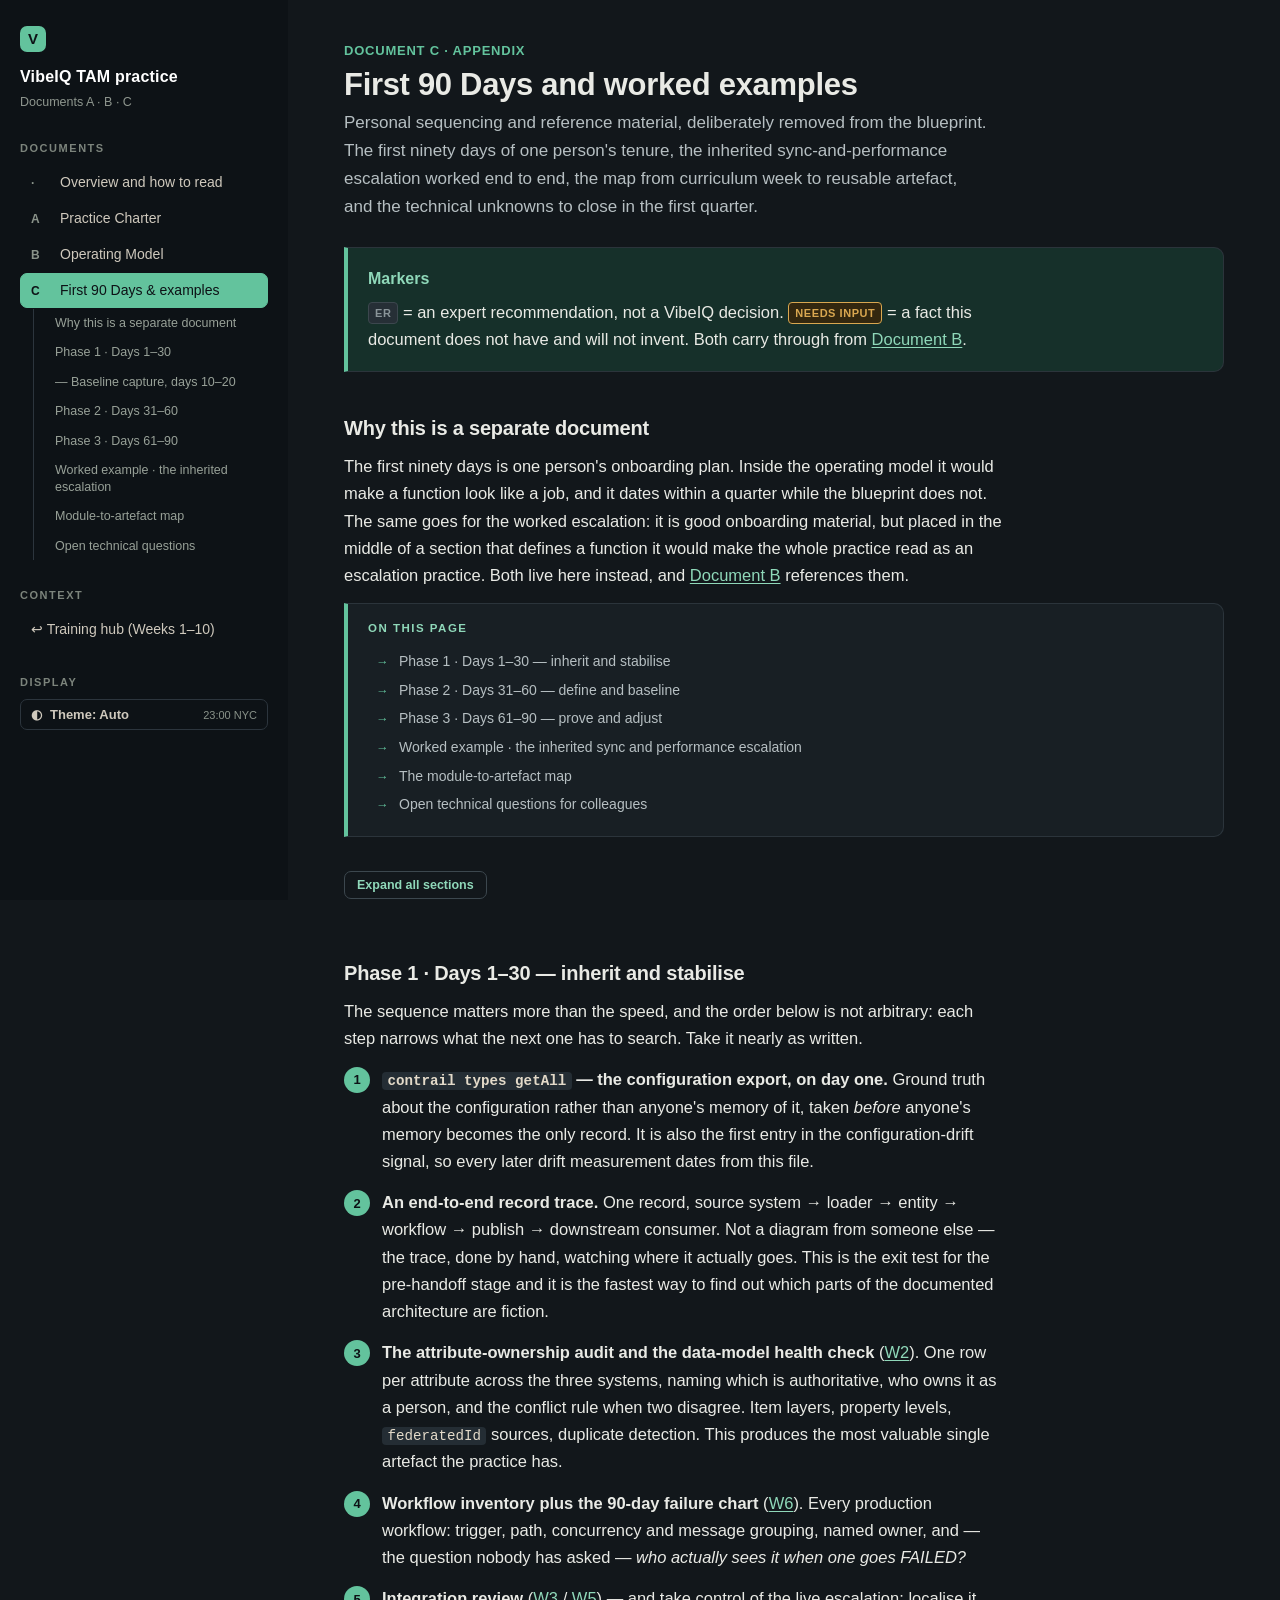
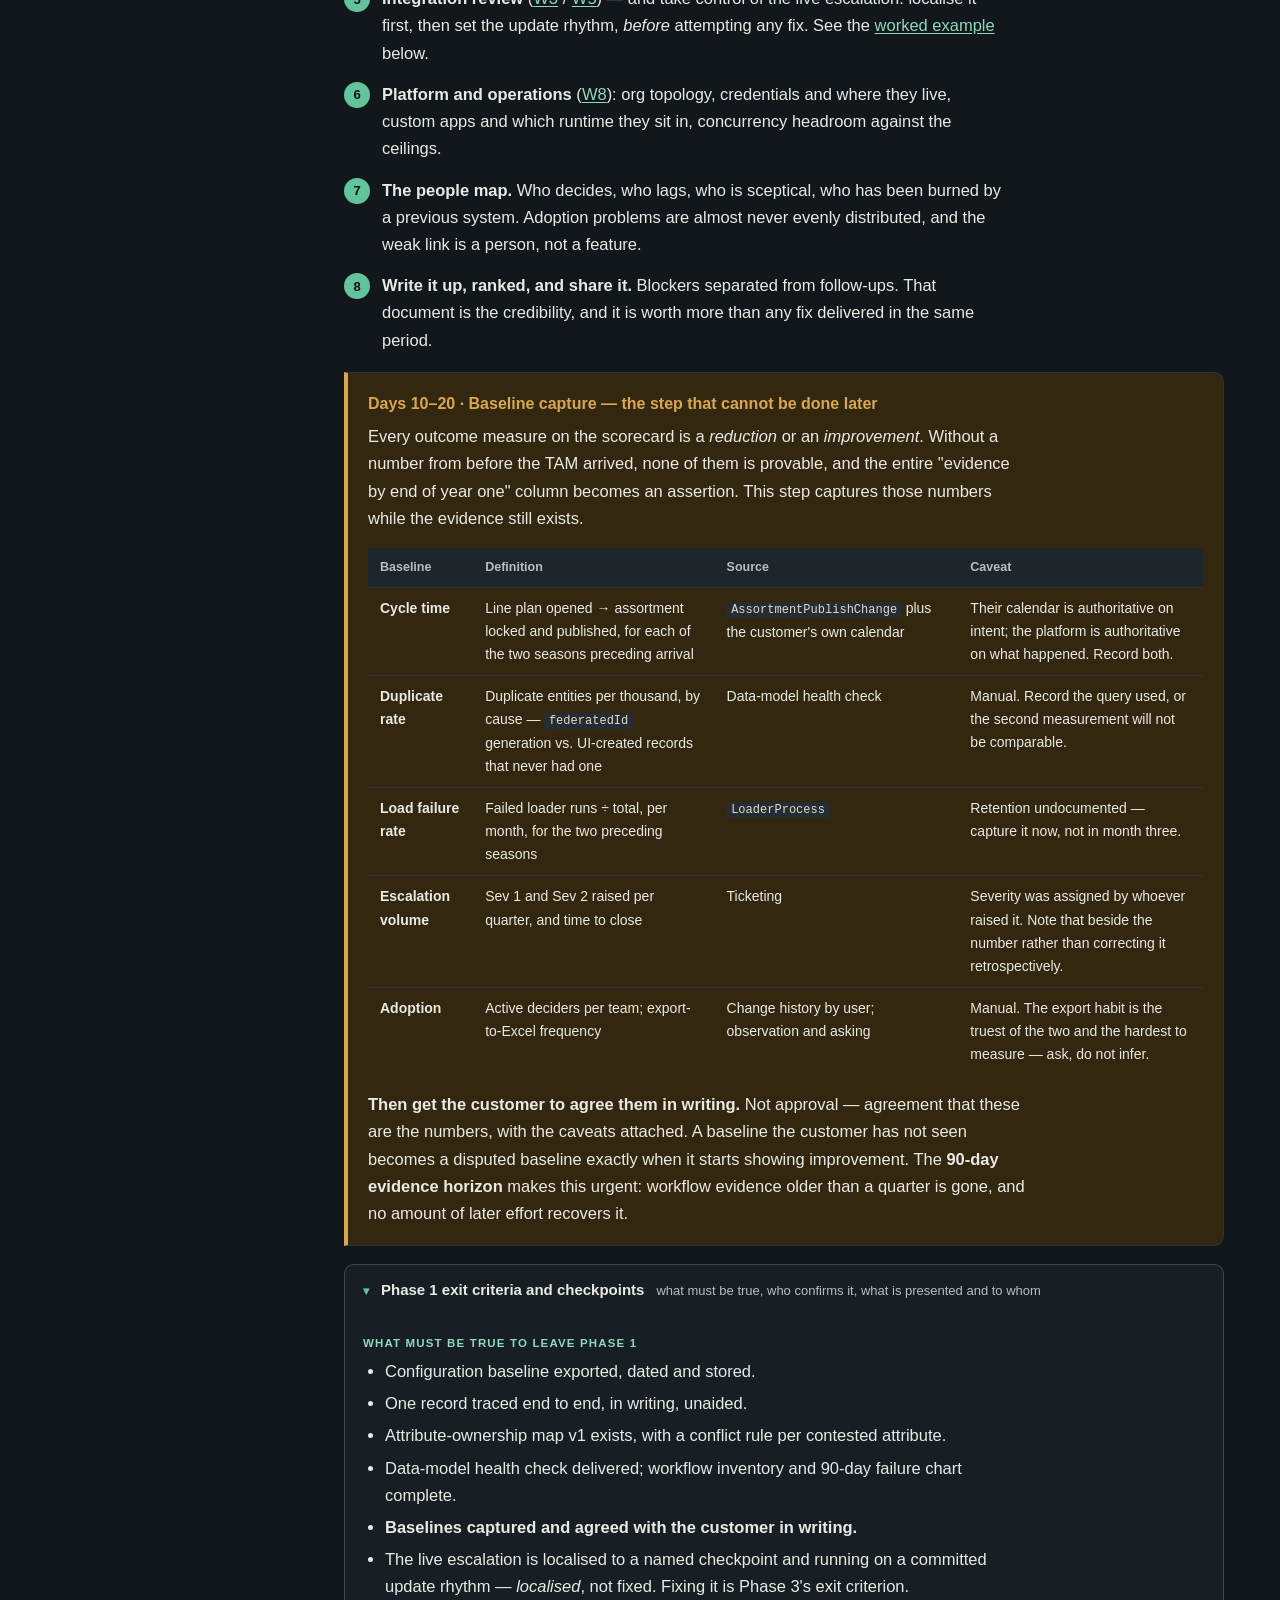
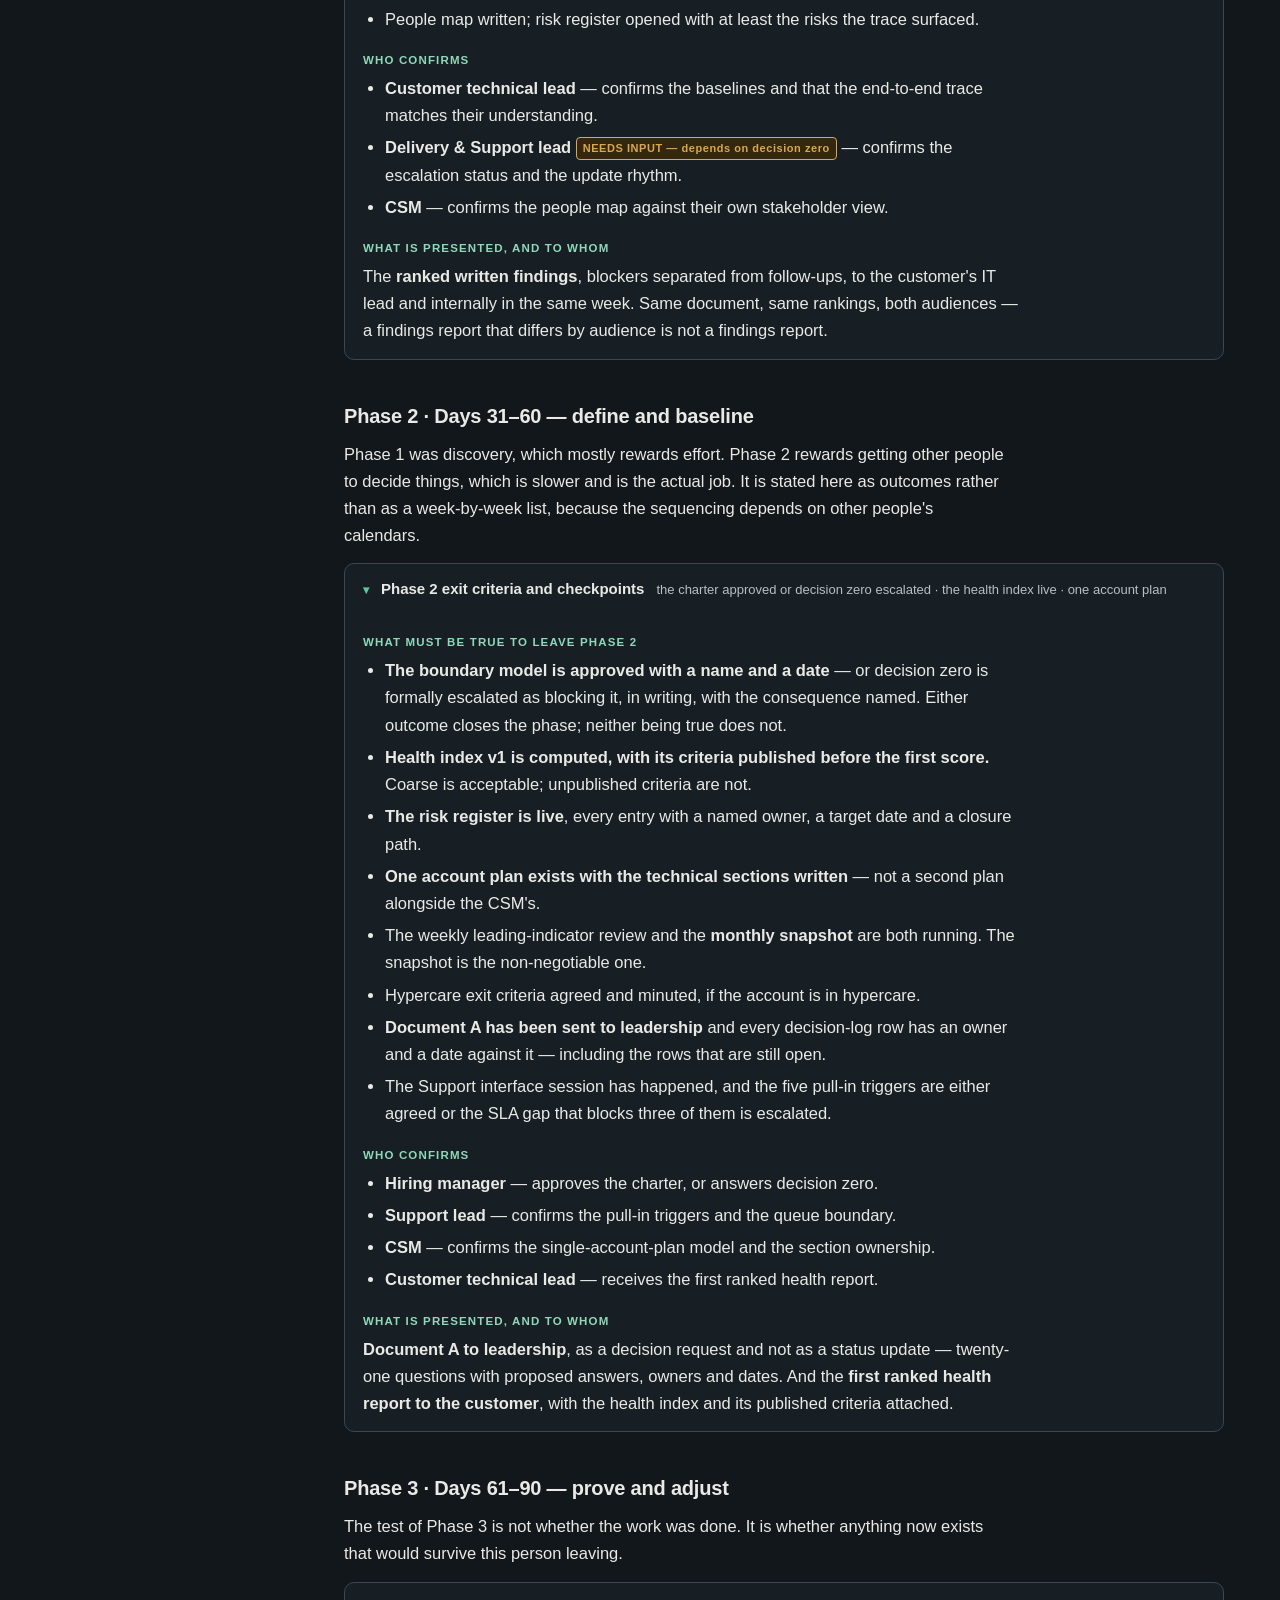
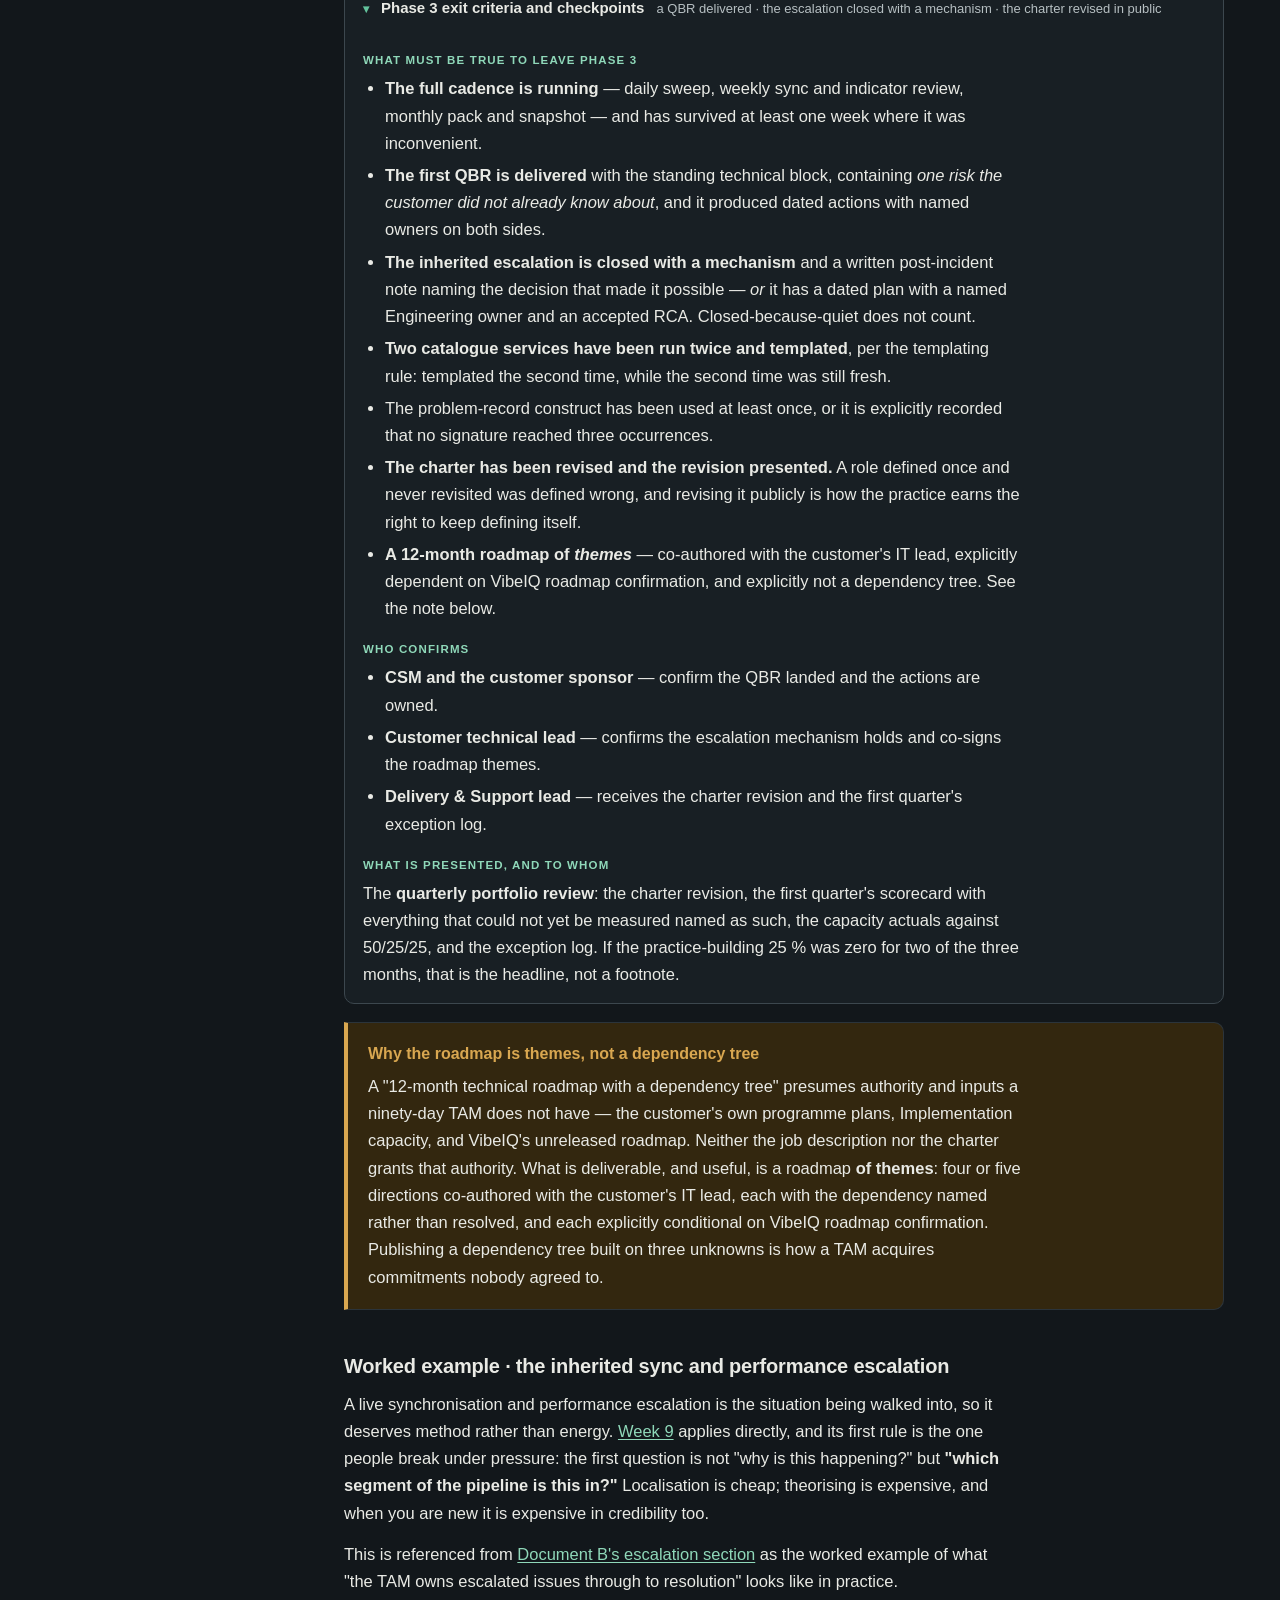
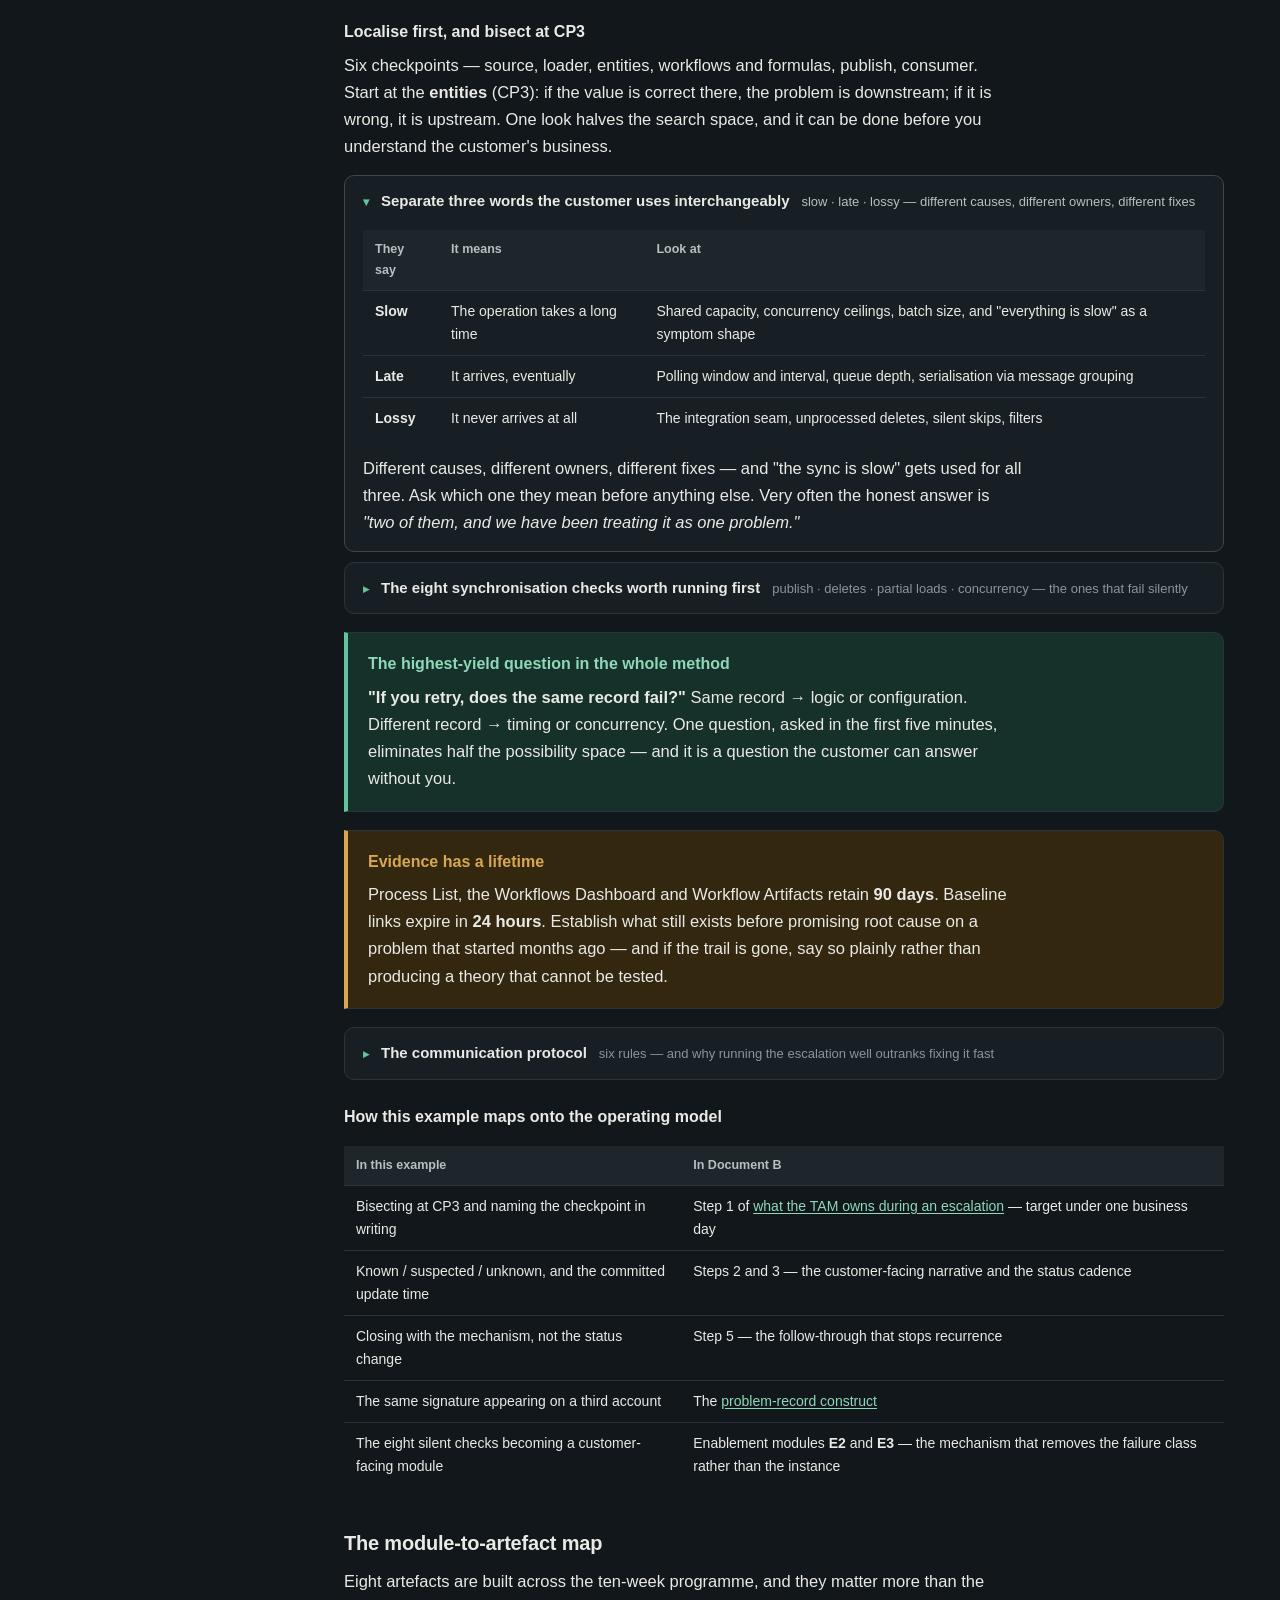
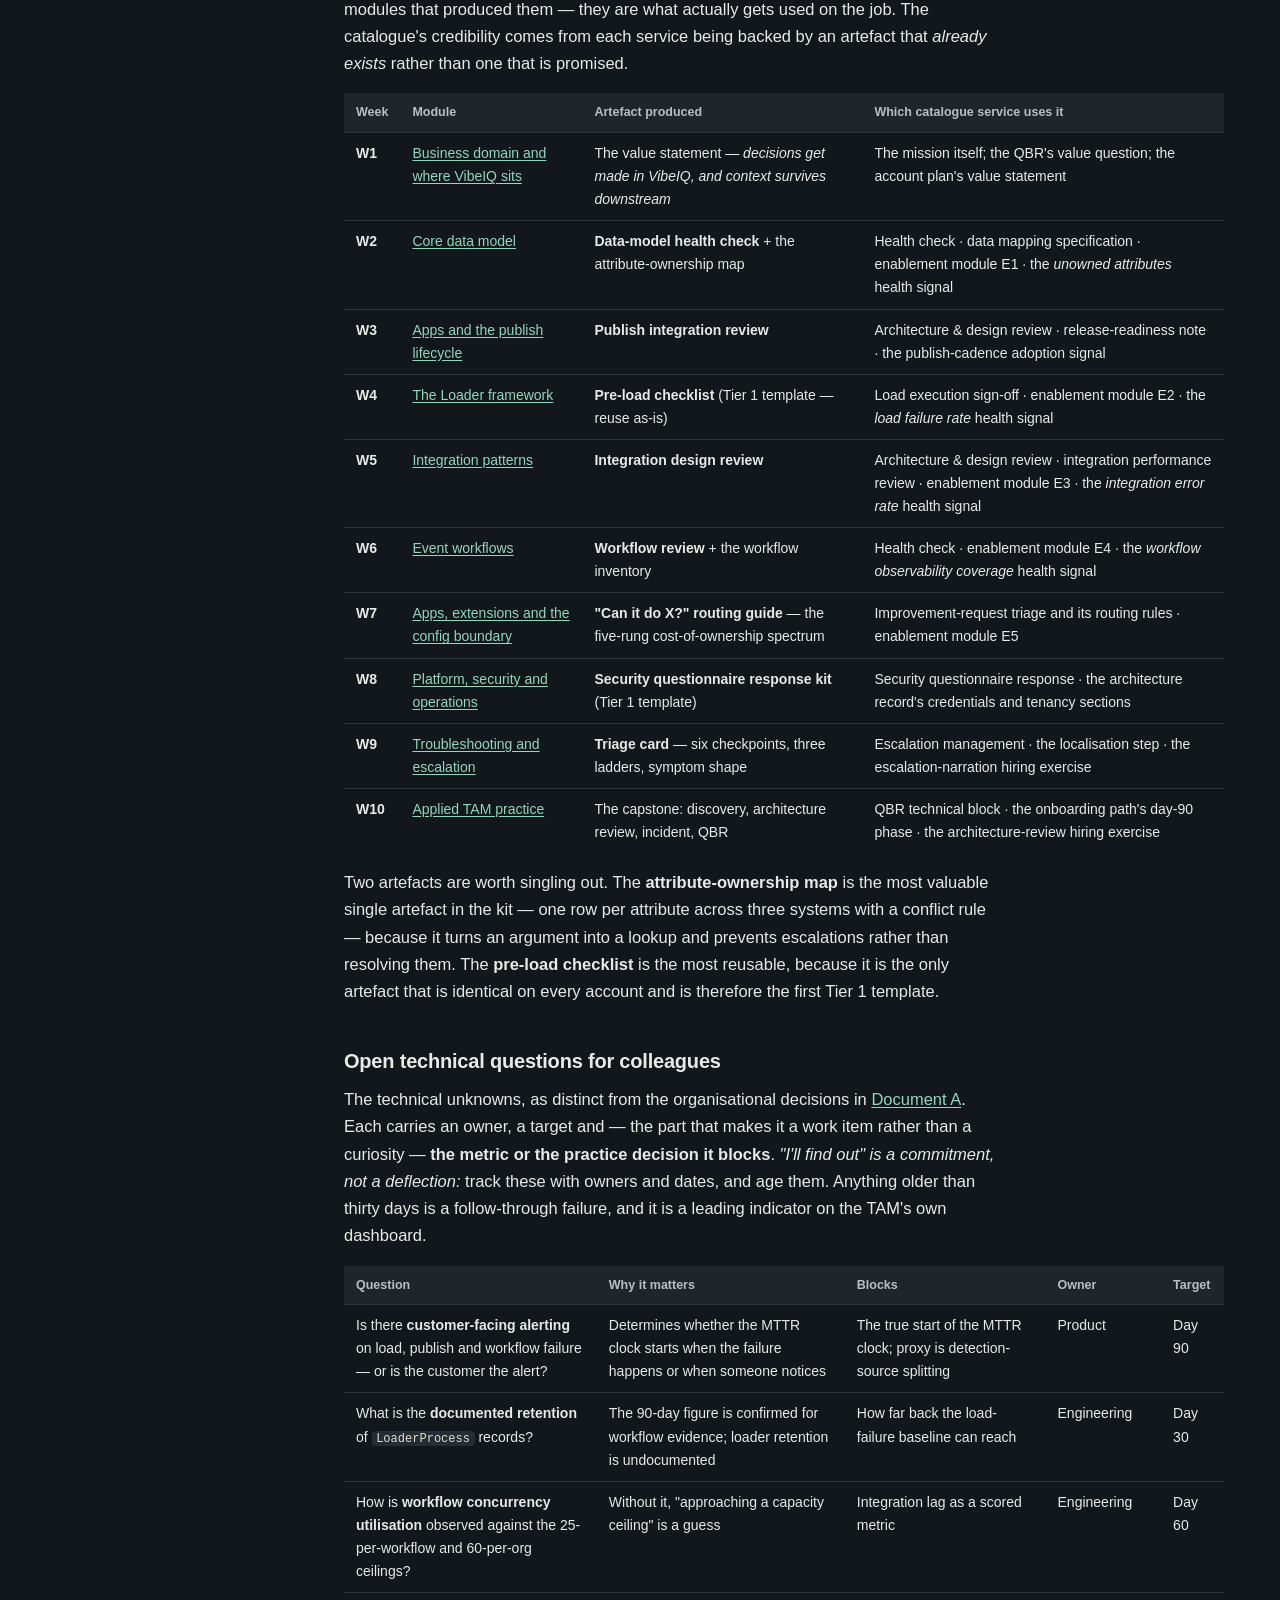
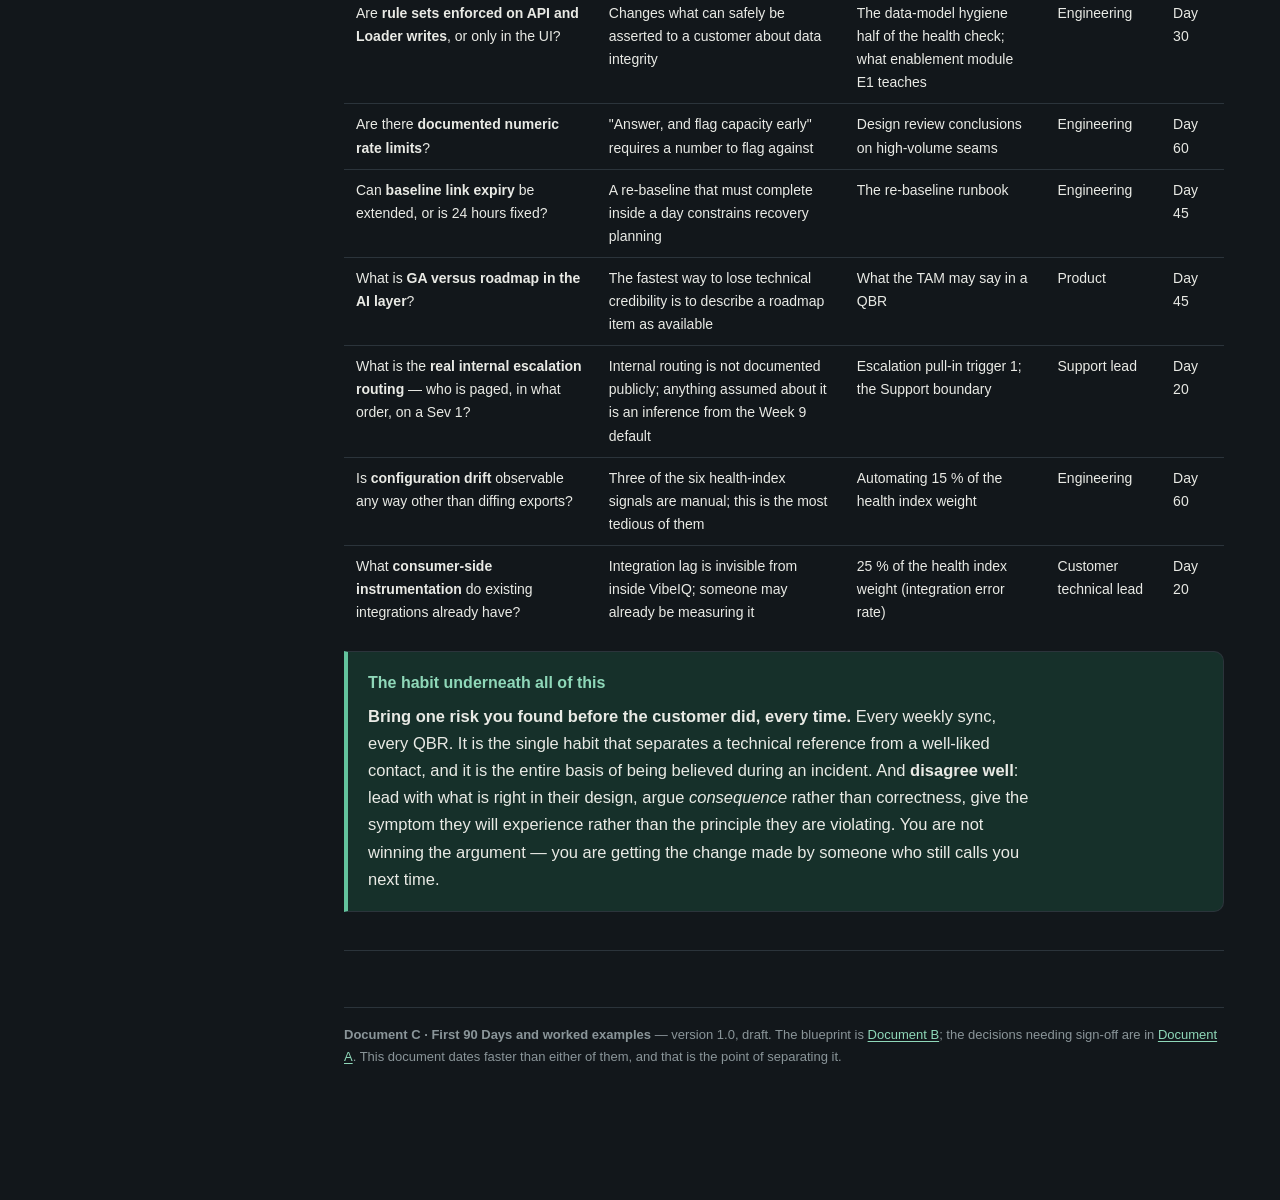
<file: practice/first-90-days.html>
<!doctype html>
<html lang="en">
<meta charset="utf-8">
<meta name="viewport" content="width=device-width, initial-scale=1">
<meta name="robots" content="noindex, nofollow">
<title>First 90 Days and Worked Examples — VibeIQ TAM</title>
<link rel="stylesheet" href="practice.css">
<link rel="stylesheet" href="../theme.css">
<script src="../theme.js"></script>
<body>
<div class="wrap">

<aside class="sidebar">
  <div class="brand">
    <div class="dot">V</div>
    <h1>VibeIQ TAM practice</h1>
    <p>Documents A · B · C</p>
  </div>

  <div class="navlabel">DOCUMENTS</div>
  <nav>
    <a href="index.html"><span class="wk">·</span> Overview and how to read</a>
    <a href="charter.html"><span class="wk">A</span> Practice Charter</a>
    <a href="operating-model.html"><span class="wk">B</span> Operating Model</a>
    <a href="first-90-days.html" class="active"><span class="wk">C</span> First 90 Days &amp; examples</a>
    <div class="sub">
      <a href="#why">Why this is a separate document</a>
      <a href="#phase-1">Phase 1 · Days 1–30</a>
      <a href="#baseline">— Baseline capture, days 10–20</a>
      <a href="#phase-2">Phase 2 · Days 31–60</a>
      <a href="#phase-3">Phase 3 · Days 61–90</a>
      <a href="#worked-escalation">Worked example · the inherited escalation</a>
      <a href="#artefact-map">Module-to-artefact map</a>
      <a href="#questions">Open technical questions</a>
    </div>
  </nav>

  <div class="navlabel">CONTEXT</div>
  <nav>
    <a href="../index.html">↩ Training hub (Weeks 1–10)</a>
  </nav>

  <div class="navlabel">DISPLAY</div>
  <button class="themectl" data-theme-toggle type="button"></button>
</aside>

<main class="main">
  <div class="topbar">
    <button data-nav-toggle type="button">☰</button>
    <span>Document C · First 90 Days</span>
  </div>

  <div class="col">

    <p class="eyebrow">Document C · appendix</p>
    <h2 class="title">First 90 Days and worked examples</h2>
    <p class="lede">Personal sequencing and reference material, deliberately removed from the
      blueprint. The first ninety days of one person's tenure, the inherited sync-and-performance
      escalation worked end to end, the map from curriculum week to reusable artefact, and the
      technical unknowns to close in the first quarter.</p>

    <div class="card keystone">
      <h4>Markers</h4>
      <p style="margin-bottom:0"><span class="er">ER</span> = an expert recommendation, not a VibeIQ
        decision. <span class="ni">NEEDS INPUT</span> = a fact this document does not have and will not
        invent. Both carry through from
        <a class="link" href="operating-model.html">Document B</a>.</p>
    </div>

    <h3 id="why">Why this is a separate document</h3>
    <p>The first ninety days is one person's onboarding plan. Inside the operating model it would make
      a function look like a job, and it dates within a quarter while the blueprint does not. The same
      goes for the worked escalation: it is good onboarding material, but placed in the middle of a
      section that defines a function it would make the whole practice read as an escalation practice.
      Both live here instead, and <a class="link" href="operating-model.html">Document B</a> references
      them.</p>

    <div class="toc plain">
      <h4>On this page</h4>
      <ol>
        <li><a href="#phase-1">Phase 1 · Days 1–30 — inherit and stabilise</a></li>
        <li><a href="#phase-2">Phase 2 · Days 31–60 — define and baseline</a></li>
        <li><a href="#phase-3">Phase 3 · Days 61–90 — prove and adjust</a></li>
        <li><a href="#worked-escalation">Worked example · the inherited sync and performance escalation</a></li>
        <li><a href="#artefact-map">The module-to-artefact map</a></li>
        <li><a href="#questions">Open technical questions for colleagues</a></li>
      </ol>
    </div>

    <button class="expandall" data-expand-all type="button">Expand all sections</button>

<!-- ==================================================================== -->
    <h3 id="phase-1">Phase 1 · Days 1–30 — inherit and stabilise</h3>

    <p>The sequence matters more than the speed, and the order below is not arbitrary: each step
      narrows what the next one has to search. Take it nearly as written.</p>

    <ol class="steps">
      <li><strong><code>contrail types getAll</code> — the configuration export, on day one.</strong>
        Ground truth about the configuration rather than anyone's memory of it, taken
        <em>before</em> anyone's memory becomes the only record. It is also the first entry in the
        configuration-drift signal, so every later drift measurement dates from this file.</li>
      <li><strong>An end-to-end record trace.</strong> One record, source system → loader → entity →
        workflow → publish → downstream consumer. Not a diagram from someone else — the trace, done
        by hand, watching where it actually goes. This is the exit test for the pre-handoff stage and
        it is the fastest way to find out which parts of the documented architecture are fiction.</li>
      <li><strong>The attribute-ownership audit and the data-model health check</strong>
        (<a class="link" href="../index.html#m2">W2</a>). One row per attribute across the three
        systems, naming which is authoritative, who owns it as a person, and the conflict rule when
        two disagree. Item layers, property levels, <code>federatedId</code> sources, duplicate
        detection. This produces the most valuable single artefact the practice has.</li>
      <li><strong>Workflow inventory plus the 90-day failure chart</strong>
        (<a class="link" href="../index.html#m6">W6</a>). Every production workflow: trigger, path,
        concurrency and message grouping, named owner, and — the question nobody has asked —
        <em>who actually sees it when one goes FAILED?</em></li>
      <li><strong>Integration review</strong> (<a class="link" href="../index.html#m3">W3</a> /
        <a class="link" href="../index.html#m5">W5</a>) — and take control of the live escalation:
        localise it first, then set the update rhythm, <em>before</em> attempting any fix. See the
        <a class="link" href="#worked-escalation">worked example</a> below.</li>
      <li><strong>Platform and operations</strong> (<a class="link" href="../index.html#m8">W8</a>):
        org topology, credentials and where they live, custom apps and which runtime they sit in,
        concurrency headroom against the ceilings.</li>
      <li><strong>The people map.</strong> Who decides, who lags, who is sceptical, who has been
        burned by a previous system. Adoption problems are almost never evenly distributed, and the
        weak link is a person, not a feature.</li>
      <li><strong>Write it up, ranked, and share it.</strong> Blockers separated from follow-ups. That
        document is the credibility, and it is worth more than any fix delivered in the same period.</li>
    </ol>

    <div class="card warn" id="baseline">
      <h4>Days 10–20 · Baseline capture — the step that cannot be done later</h4>
      <p>Every outcome measure on the scorecard is a <em>reduction</em> or an <em>improvement</em>.
        Without a number from before the TAM arrived, none of them is provable, and the entire
        "evidence by end of year one" column becomes an assertion. This step captures those numbers
        while the evidence still exists.</p>
      <div class="tscroll">
        <table>
          <thead><tr><th>Baseline</th><th>Definition</th><th>Source</th><th>Caveat</th></tr></thead>
          <tbody>
            <tr><td><strong>Cycle time</strong></td><td>Line plan opened → assortment locked and published, for each of the two seasons preceding arrival</td><td><code>AssortmentPublishChange</code> plus the customer's own calendar</td><td>Their calendar is authoritative on intent; the platform is authoritative on what happened. Record both.</td></tr>
            <tr><td><strong>Duplicate rate</strong></td><td>Duplicate entities per thousand, by cause — <code>federatedId</code> generation vs. UI-created records that never had one</td><td>Data-model health check</td><td>Manual. Record the query used, or the second measurement will not be comparable.</td></tr>
            <tr><td><strong>Load failure rate</strong></td><td>Failed loader runs ÷ total, per month, for the two preceding seasons</td><td><code>LoaderProcess</code></td><td>Retention undocumented — capture it now, not in month three.</td></tr>
            <tr><td><strong>Escalation volume</strong></td><td>Sev 1 and Sev 2 raised per quarter, and time to close</td><td>Ticketing</td><td>Severity was assigned by whoever raised it. Note that beside the number rather than correcting it retrospectively.</td></tr>
            <tr><td><strong>Adoption</strong></td><td>Active deciders per team; export-to-Excel frequency</td><td>Change history by user; observation and asking</td><td>Manual. The export habit is the truest of the two and the hardest to measure — ask, do not infer.</td></tr>
          </tbody>
        </table>
      </div>
      <p style="margin-bottom:0"><strong>Then get the customer to agree them in writing.</strong> Not
        approval — agreement that these are the numbers, with the caveats attached. A baseline the
        customer has not seen becomes a disputed baseline exactly when it starts showing improvement.
        The <strong>90-day evidence horizon</strong> makes this urgent: workflow evidence older than a
        quarter is gone, and no amount of later effort recovers it.</p>
    </div>

    <details open>
      <summary><span class="plabel">Phase 1 exit criteria and checkpoints</span>
        <span class="ppeek">what must be true, who confirms it, what is presented and to whom</span></summary>
      <h5>What must be true to leave Phase 1</h5>
      <ul>
        <li>Configuration baseline exported, dated and stored.</li>
        <li>One record traced end to end, in writing, unaided.</li>
        <li>Attribute-ownership map v1 exists, with a conflict rule per contested attribute.</li>
        <li>Data-model health check delivered; workflow inventory and 90-day failure chart complete.</li>
        <li><strong>Baselines captured and agreed with the customer in writing.</strong></li>
        <li>The live escalation is localised to a named checkpoint and running on a committed update
          rhythm — <em>localised</em>, not fixed. Fixing it is Phase 3's exit criterion.</li>
        <li>People map written; risk register opened with at least the risks the trace surfaced.</li>
      </ul>
      <h5>Who confirms</h5>
      <ul>
        <li><strong>Customer technical lead</strong> — confirms the baselines and that the end-to-end
          trace matches their understanding.</li>
        <li><strong>Delivery &amp; Support lead</strong> <span class="ni">NEEDS INPUT — <em>depends on
          decision zero</em></span> — confirms the escalation status and the update rhythm.</li>
        <li><strong>CSM</strong> — confirms the people map against their own stakeholder view.</li>
      </ul>
      <h5>What is presented, and to whom</h5>
      <p style="margin-bottom:0">The <strong>ranked written findings</strong>, blockers separated from
        follow-ups, to the customer's IT lead and internally in the same week. Same document, same
        rankings, both audiences — a findings report that differs by audience is not a findings
        report.</p>
    </details>

<!-- ==================================================================== -->
    <h3 id="phase-2">Phase 2 · Days 31–60 — define and baseline</h3>

    <p>Phase 1 was discovery, which mostly rewards effort. Phase 2 rewards getting other people to
      decide things, which is slower and is the actual job. It is stated here as outcomes rather than
      as a week-by-week list, because the sequencing depends on other people's calendars.</p>

    <details open>
      <summary><span class="plabel">Phase 2 exit criteria and checkpoints</span>
        <span class="ppeek">the charter approved or decision zero escalated · the health index live · one account plan</span></summary>
      <h5>What must be true to leave Phase 2</h5>
      <ul>
        <li><strong>The boundary model is approved with a name and a date</strong> — or decision zero
          is formally escalated as blocking it, in writing, with the consequence named. Either outcome
          closes the phase; neither being true does not.</li>
        <li><strong>Health index v1 is computed, with its criteria published before the first score.</strong>
          Coarse is acceptable; unpublished criteria are not.</li>
        <li><strong>The risk register is live</strong>, every entry with a named owner, a target date
          and a closure path.</li>
        <li><strong>One account plan exists with the technical sections written</strong> — not a second
          plan alongside the CSM's.</li>
        <li>The weekly leading-indicator review and the <strong>monthly snapshot</strong> are both
          running. The snapshot is the non-negotiable one.</li>
        <li>Hypercare exit criteria agreed and minuted, if the account is in hypercare.</li>
        <li><strong>Document A has been sent to leadership</strong> and every decision-log row has an
          owner and a date against it — including the rows that are still open.</li>
        <li>The Support interface session has happened, and the five pull-in triggers are either
          agreed or the SLA gap that blocks three of them is escalated.</li>
      </ul>
      <h5>Who confirms</h5>
      <ul>
        <li><strong>Hiring manager</strong> — approves the charter, or answers decision zero.</li>
        <li><strong>Support lead</strong> — confirms the pull-in triggers and the queue boundary.</li>
        <li><strong>CSM</strong> — confirms the single-account-plan model and the section ownership.</li>
        <li><strong>Customer technical lead</strong> — receives the first ranked health report.</li>
      </ul>
      <h5>What is presented, and to whom</h5>
      <p style="margin-bottom:0"><strong>Document A to leadership</strong>, as a decision request and
        not as a status update — twenty-one questions with proposed answers, owners and dates. And the
        <strong>first ranked health report to the customer</strong>, with the health index and its
        published criteria attached.</p>
    </details>

<!-- ==================================================================== -->
    <h3 id="phase-3">Phase 3 · Days 61–90 — prove and adjust</h3>

    <p>The test of Phase 3 is not whether the work was done. It is whether anything now exists that
      would survive this person leaving.</p>

    <details open>
      <summary><span class="plabel">Phase 3 exit criteria and checkpoints</span>
        <span class="ppeek">a QBR delivered · the escalation closed with a mechanism · the charter revised in public</span></summary>
      <h5>What must be true to leave Phase 3</h5>
      <ul>
        <li><strong>The full cadence is running</strong> — daily sweep, weekly sync and indicator
          review, monthly pack and snapshot — and has survived at least one week where it was
          inconvenient.</li>
        <li><strong>The first QBR is delivered</strong> with the standing technical block, containing
          <em>one risk the customer did not already know about</em>, and it produced dated actions
          with named owners on both sides.</li>
        <li><strong>The inherited escalation is closed with a mechanism</strong> and a written
          post-incident note naming the decision that made it possible — <em>or</em> it has a dated
          plan with a named Engineering owner and an accepted RCA. Closed-because-quiet does not
          count.</li>
        <li><strong>Two catalogue services have been run twice and templated</strong>, per the
          templating rule: templated the second time, while the second time was still fresh.</li>
        <li>The problem-record construct has been used at least once, or it is explicitly recorded that
          no signature reached three occurrences.</li>
        <li><strong>The charter has been revised and the revision presented.</strong> A role defined
          once and never revisited was defined wrong, and revising it publicly is how the practice
          earns the right to keep defining itself.</li>
        <li><strong>A 12-month roadmap of <em>themes</em></strong> — co-authored with the customer's IT
          lead, explicitly dependent on VibeIQ roadmap confirmation, and explicitly not a dependency
          tree. See the note below.</li>
      </ul>
      <h5>Who confirms</h5>
      <ul>
        <li><strong>CSM and the customer sponsor</strong> — confirm the QBR landed and the actions are
          owned.</li>
        <li><strong>Customer technical lead</strong> — confirms the escalation mechanism holds and
          co-signs the roadmap themes.</li>
        <li><strong>Delivery &amp; Support lead</strong> — receives the charter revision and the first
          quarter's exception log.</li>
      </ul>
      <h5>What is presented, and to whom</h5>
      <p style="margin-bottom:0">The <strong>quarterly portfolio review</strong>: the charter revision,
        the first quarter's scorecard with everything that could not yet be measured named as such,
        the capacity actuals against 50/25/25, and the exception log. If the practice-building 25 %
        was zero for two of the three months, that is the headline, not a footnote.</p>
    </details>

    <div class="card warn">
      <h4>Why the roadmap is themes, not a dependency tree</h4>
      <p style="margin-bottom:0">A "12-month technical roadmap with a dependency tree" presumes
        authority and inputs a ninety-day TAM does not have — the customer's own programme plans,
        Implementation capacity, and VibeIQ's unreleased roadmap. Neither the job description nor the
        charter grants that authority. What is deliverable, and useful, is a roadmap
        <strong>of themes</strong>: four or five directions co-authored with the customer's IT lead,
        each with the dependency named rather than resolved, and each explicitly conditional on VibeIQ
        roadmap confirmation. Publishing a dependency tree built on three unknowns is how a TAM
        acquires commitments nobody agreed to.</p>
    </div>

<!-- ==================================================================== -->
    <h3 id="worked-escalation">Worked example · the inherited sync and performance escalation</h3>

    <p>A live synchronisation and performance escalation is the situation being walked into, so it
      deserves method rather than energy. <a class="link" href="../index.html#m9">Week 9</a> applies
      directly, and its first rule is the one people break under pressure: the first question is not
      "why is this happening?" but <strong>"which segment of the pipeline is this in?"</strong>
      Localisation is cheap; theorising is expensive, and when you are new it is expensive in
      credibility too.</p>

    <p>This is referenced from
      <a class="link" href="operating-model.html#escalation">Document B's escalation section</a> as the
      worked example of what "the TAM owns escalated issues through to resolution" looks like in
      practice.</p>

    <h4>Localise first, and bisect at CP3</h4>
    <p>Six checkpoints — source, loader, entities, workflows and formulas, publish, consumer. Start at
      the <strong>entities</strong> (CP3): if the value is correct there, the problem is downstream; if
      it is wrong, it is upstream. One look halves the search space, and it can be done before you
      understand the customer's business.</p>

    <details open>
      <summary><span class="plabel">Separate three words the customer uses interchangeably</span>
        <span class="ppeek">slow · late · lossy — different causes, different owners, different fixes</span></summary>
      <div class="tscroll">
        <table>
          <thead><tr><th>They say</th><th>It means</th><th>Look at</th></tr></thead>
          <tbody>
            <tr><td><strong>Slow</strong></td><td>The operation takes a long time</td><td>Shared capacity, concurrency ceilings, batch size, and "everything is slow" as a symptom shape</td></tr>
            <tr><td><strong>Late</strong></td><td>It arrives, eventually</td><td>Polling window and interval, queue depth, serialisation via message grouping</td></tr>
            <tr><td><strong>Lossy</strong></td><td>It never arrives at all</td><td>The integration seam, unprocessed deletes, silent skips, filters</td></tr>
          </tbody>
        </table>
      </div>
      <p style="margin-bottom:0">Different causes, different owners, different fixes — and "the sync
        is slow" gets used for all three. Ask which one they mean before anything else. Very often the
        honest answer is <em>"two of them, and we have been treating it as one problem."</em></p>
    </details>

    <details>
      <summary><span class="plabel">The eight synchronisation checks worth running first</span>
        <span class="ppeek">publish · deletes · partial loads · concurrency — the ones that fail silently</span></summary>
      <p>These are the ones that fail silently, which is exactly why a post-implementation escalation
        reaches a TAM rather than being caught by an alert.</p>
      <ol>
        <li><strong>Event-driven or polled?</strong> Polling has a seam. The fix is overlap,
          idempotency and data-derived timestamps — <em>not</em> "last successful run time".</li>
        <li><strong>Did a publish actually happen?</strong> Is there an
          <code>AssortmentPublishChange</code> at all?</li>
        <li><strong><code>shouldSkipAssortmentPublish</code></strong> on the loader config bypasses the
          publish workflow entirely. The load succeeds, and downstream never hears about it.</li>
        <li><strong><code>partialAssortmentUpdate</code> defaults to <code>false</code></strong>, which
          means <em>replace</em>. A partial file wipes everything not in it.</li>
        <li><strong>Are deletes processed by the consumer?</strong> Publish deletes do not accumulate
          across publishes — miss one and it is gone.</li>
        <li><strong>Gaps in change IDs</strong> mean missed publishes. The recovery is a re-baseline,
          and <strong>baseline links expire in 24 hours</strong> (refetching refreshes them).</li>
        <li><strong>Intermittent, load-correlated, different records each time</strong> is a
          concurrency race. <code>messageGroupId</code> / <code>dynamicMessageGroupId</code> is the fix.</li>
        <li><strong>Duplicates</strong> point at <code>federatedId</code> generation, and at records
          created by hand in the UI that never had one.</li>
      </ol>
    </details>

    <div class="card keystone">
      <h4>The highest-yield question in the whole method</h4>
      <p style="margin-bottom:0"><strong>"If you retry, does the same record fail?"</strong> Same
        record → logic or configuration. Different record → timing or concurrency. One question, asked
        in the first five minutes, eliminates half the possibility space — and it is a question the
        customer can answer without you.</p>
    </div>

    <div class="card warn">
      <h4>Evidence has a lifetime</h4>
      <p style="margin-bottom:0">Process List, the Workflows Dashboard and Workflow Artifacts retain
        <strong>90 days</strong>. Baseline links expire in <strong>24 hours</strong>. Establish what
        still exists before promising root cause on a problem that started months ago — and if the
        trail is gone, say so plainly rather than producing a theory that cannot be tested.</p>
    </div>

    <details>
      <summary><span class="plabel">The communication protocol</span>
        <span class="ppeek">six rules — and why running the escalation well outranks fixing it fast</span></summary>
      <p>How an escalation is run matters more to the relationship than how fast it is fixed, and it is
        the part entirely within the TAM's control.</p>
      <ol>
        <li><strong>State known / suspected / unknown separately</strong>, every single time. Blurring
          them is how trust is lost.</li>
        <li><strong>Commit to the next update time</strong>, never a resolution time.</li>
        <li><strong>Always give them something to do.</strong> A customer with a task is a participant;
          one without is an audience.</li>
        <li><strong>Say the business impact back in their terms</strong>, so they know you understood
          what it costs them.</li>
        <li><strong>Never answer "who's wrong?"</strong> Answer "here is what happened and here is what
          we change."</li>
        <li><strong>Close with the mechanism, not "fixed"</strong>, then write a short post-incident
          note naming the decision that made the incident possible.</li>
      </ol>
      <p style="margin-bottom:0">That last note is not ceremony. Repeat-issue rate is on the scorecard,
        and a post-incident note is the only thing that reliably moves it. It is also the input to a
        problem record when the same signature turns up on a third account.</p>
    </details>

    <h4>How this example maps onto the operating model</h4>
    <div class="tscroll">
      <table>
        <thead><tr><th>In this example</th><th>In Document B</th></tr></thead>
        <tbody>
          <tr><td>Bisecting at CP3 and naming the checkpoint in writing</td><td>Step 1 of <a class="link" href="operating-model.html#escalation">what the TAM owns during an escalation</a> — target under one business day</td></tr>
          <tr><td>Known / suspected / unknown, and the committed update time</td><td>Steps 2 and 3 — the customer-facing narrative and the status cadence</td></tr>
          <tr><td>Closing with the mechanism, not the status change</td><td>Step 5 — the follow-through that stops recurrence</td></tr>
          <tr><td>The same signature appearing on a third account</td><td>The <a class="link" href="operating-model.html#escalation">problem-record construct</a></td></tr>
          <tr><td>The eight silent checks becoming a customer-facing module</td><td>Enablement modules <strong>E2</strong> and <strong>E3</strong> — the mechanism that removes the failure class rather than the instance</td></tr>
        </tbody>
      </table>
    </div>

<!-- ==================================================================== -->
    <h3 id="artefact-map">The module-to-artefact map</h3>

    <p>Eight artefacts are built across the ten-week programme, and they matter more than the modules
      that produced them — they are what actually gets used on the job. The catalogue's credibility
      comes from each service being backed by an artefact that <em>already exists</em> rather than one
      that is promised.</p>

    <div class="tscroll wide">
      <table>
        <thead><tr><th>Week</th><th>Module</th><th>Artefact produced</th><th>Which catalogue service uses it</th></tr></thead>
        <tbody>
          <tr><td><strong>W1</strong></td><td><a class="link" href="../index.html#m1">Business domain and where VibeIQ sits</a></td><td>The value statement — <em>decisions get made in VibeIQ, and context survives downstream</em></td><td>The mission itself; the QBR's value question; the account plan's value statement</td></tr>
          <tr><td><strong>W2</strong></td><td><a class="link" href="../index.html#m2">Core data model</a></td><td><strong>Data-model health check</strong> + the attribute-ownership map</td><td>Health check · data mapping specification · enablement module E1 · the <em>unowned attributes</em> health signal</td></tr>
          <tr><td><strong>W3</strong></td><td><a class="link" href="../index.html#m3">Apps and the publish lifecycle</a></td><td><strong>Publish integration review</strong></td><td>Architecture &amp; design review · release-readiness note · the publish-cadence adoption signal</td></tr>
          <tr><td><strong>W4</strong></td><td><a class="link" href="../index.html#m4">The Loader framework</a></td><td><strong>Pre-load checklist</strong> (Tier 1 template — reuse as-is)</td><td>Load execution sign-off · enablement module E2 · the <em>load failure rate</em> health signal</td></tr>
          <tr><td><strong>W5</strong></td><td><a class="link" href="../index.html#m5">Integration patterns</a></td><td><strong>Integration design review</strong></td><td>Architecture &amp; design review · integration performance review · enablement module E3 · the <em>integration error rate</em> health signal</td></tr>
          <tr><td><strong>W6</strong></td><td><a class="link" href="../index.html#m6">Event workflows</a></td><td><strong>Workflow review</strong> + the workflow inventory</td><td>Health check · enablement module E4 · the <em>workflow observability coverage</em> health signal</td></tr>
          <tr><td><strong>W7</strong></td><td><a class="link" href="../index.html#m7">Apps, extensions and the config boundary</a></td><td><strong>"Can it do X?" routing guide</strong> — the five-rung cost-of-ownership spectrum</td><td>Improvement-request triage and its routing rules · enablement module E5</td></tr>
          <tr><td><strong>W8</strong></td><td><a class="link" href="../index.html#m8">Platform, security and operations</a></td><td><strong>Security questionnaire response kit</strong> (Tier 1 template)</td><td>Security questionnaire response · the architecture record's credentials and tenancy sections</td></tr>
          <tr><td><strong>W9</strong></td><td><a class="link" href="../index.html#m9">Troubleshooting and escalation</a></td><td><strong>Triage card</strong> — six checkpoints, three ladders, symptom shape</td><td>Escalation management · the localisation step · the escalation-narration hiring exercise</td></tr>
          <tr><td><strong>W10</strong></td><td><a class="link" href="../index.html#m10">Applied TAM practice</a></td><td>The capstone: discovery, architecture review, incident, QBR</td><td>QBR technical block · the onboarding path's day-90 phase · the architecture-review hiring exercise</td></tr>
        </tbody>
      </table>
    </div>

    <p>Two artefacts are worth singling out. The <strong>attribute-ownership map</strong> is the most
      valuable single artefact in the kit — one row per attribute across three systems with a conflict
      rule — because it turns an argument into a lookup and prevents escalations rather than resolving
      them. The <strong>pre-load checklist</strong> is the most reusable, because it is the only
      artefact that is identical on every account and is therefore the first Tier 1 template.</p>

<!-- ==================================================================== -->
    <h3 id="questions">Open technical questions for colleagues</h3>

    <p>The technical unknowns, as distinct from the organisational decisions in
      <a class="link" href="charter.html#decisions">Document A</a>. Each carries an owner, a target and
      — the part that makes it a work item rather than a curiosity — <strong>the metric or the
      practice decision it blocks</strong>. <em>"I'll find out" is a commitment, not a deflection:</em>
      track these with owners and dates, and age them. Anything older than thirty days is a
      follow-through failure, and it is a leading indicator on the TAM's own dashboard.</p>

    <div class="tscroll wide">
      <table>
        <thead><tr><th>Question</th><th>Why it matters</th><th>Blocks</th><th>Owner</th><th>Target</th></tr></thead>
        <tbody>
          <tr><td>Is there <strong>customer-facing alerting</strong> on load, publish and workflow failure — or is the customer the alert?</td><td>Determines whether the MTTR clock starts when the failure happens or when someone notices</td><td>The true start of the MTTR clock; proxy is detection-source splitting</td><td>Product</td><td>Day 90</td></tr>
          <tr><td>What is the <strong>documented retention</strong> of <code>LoaderProcess</code> records?</td><td>The 90-day figure is confirmed for workflow evidence; loader retention is undocumented</td><td>How far back the load-failure baseline can reach</td><td>Engineering</td><td>Day 30</td></tr>
          <tr><td>How is <strong>workflow concurrency utilisation</strong> observed against the 25-per-workflow and 60-per-org ceilings?</td><td>Without it, "approaching a capacity ceiling" is a guess</td><td>Integration lag as a scored metric</td><td>Engineering</td><td>Day 60</td></tr>
          <tr><td>Are <strong>rule sets enforced on API and Loader writes</strong>, or only in the UI?</td><td>Changes what can safely be asserted to a customer about data integrity</td><td>The data-model hygiene half of the health check; what enablement module E1 teaches</td><td>Engineering</td><td>Day 30</td></tr>
          <tr><td>Are there <strong>documented numeric rate limits</strong>?</td><td>"Answer, and flag capacity early" requires a number to flag against</td><td>Design review conclusions on high-volume seams</td><td>Engineering</td><td>Day 60</td></tr>
          <tr><td>Can <strong>baseline link expiry</strong> be extended, or is 24 hours fixed?</td><td>A re-baseline that must complete inside a day constrains recovery planning</td><td>The re-baseline runbook</td><td>Engineering</td><td>Day 45</td></tr>
          <tr><td>What is <strong>GA versus roadmap in the AI layer</strong>?</td><td>The fastest way to lose technical credibility is to describe a roadmap item as available</td><td>What the TAM may say in a QBR</td><td>Product</td><td>Day 45</td></tr>
          <tr><td>What is the <strong>real internal escalation routing</strong> — who is paged, in what order, on a Sev 1?</td><td>Internal routing is not documented publicly; anything assumed about it is an inference from the Week 9 default</td><td>Escalation pull-in trigger 1; the Support boundary</td><td>Support lead</td><td>Day 20</td></tr>
          <tr><td>Is <strong>configuration drift</strong> observable any way other than diffing exports?</td><td>Three of the six health-index signals are manual; this is the most tedious of them</td><td>Automating 15 % of the health index weight</td><td>Engineering</td><td>Day 60</td></tr>
          <tr><td>What <strong>consumer-side instrumentation</strong> do existing integrations already have?</td><td>Integration lag is invisible from inside VibeIQ; someone may already be measuring it</td><td>25 % of the health index weight (integration error rate)</td><td>Customer technical lead</td><td>Day 20</td></tr>
        </tbody>
      </table>
    </div>

    <div class="card keystone">
      <h4>The habit underneath all of this</h4>
      <p style="margin-bottom:0"><strong>Bring one risk you found before the customer did, every
        time.</strong> Every weekly sync, every QBR. It is the single habit that separates a technical
        reference from a well-liked contact, and it is the entire basis of being believed during an
        incident. And <strong>disagree well</strong>: lead with what is right in their design, argue
        <em>consequence</em> rather than correctness, give the symptom they will experience rather than
        the principle they are violating. You are not winning the argument — you are getting the change
        made by someone who still calls you next time.</p>
    </div>

    <hr class="divider">
    <div class="foot">
      <p><strong>Document C · First 90 Days and worked examples</strong> — version 1.0, draft.
        The blueprint is <a class="link" href="operating-model.html">Document B</a>; the decisions
        needing sign-off are in <a class="link" href="charter.html">Document A</a>. This document dates
        faster than either of them, and that is the point of separating it.</p>
    </div>

  </div>
</main>
</div>
<div class="scrim"></div>
<script src="practice.js"></script>
</body>
</html>
</file>
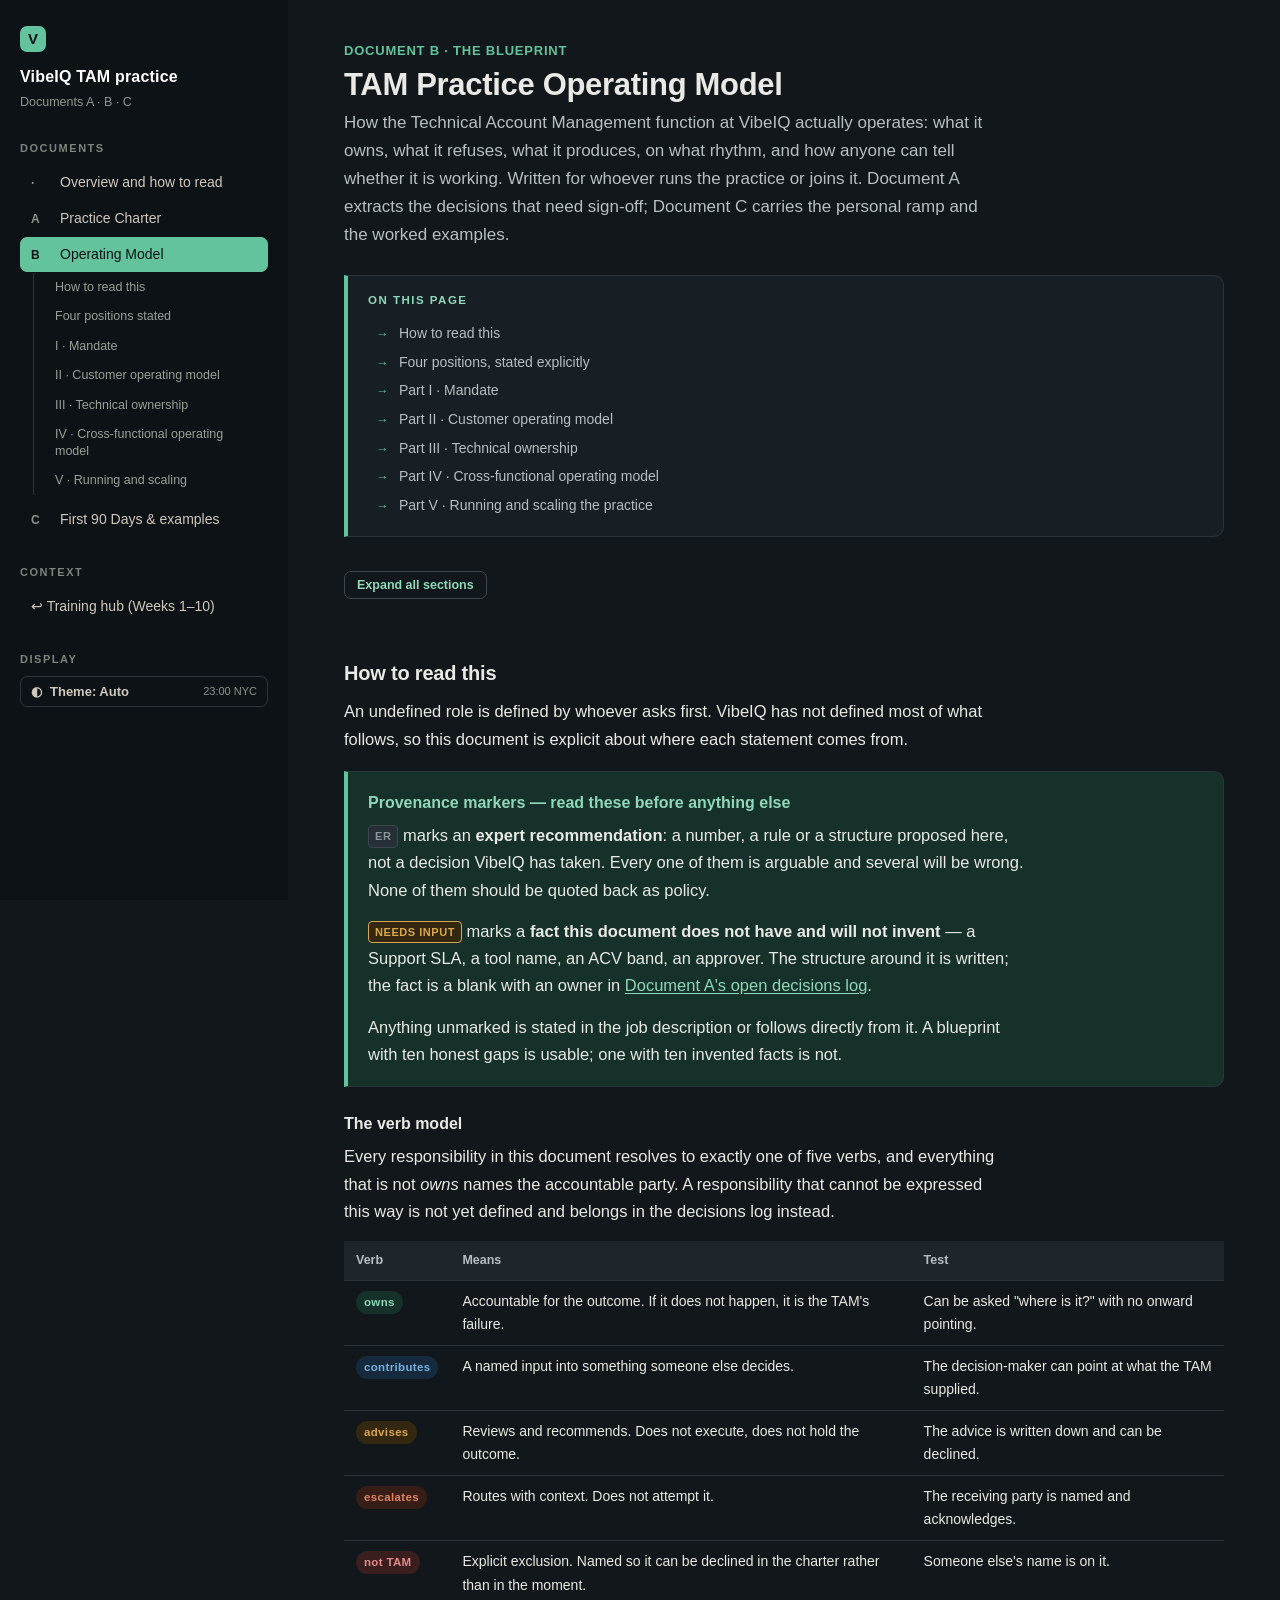
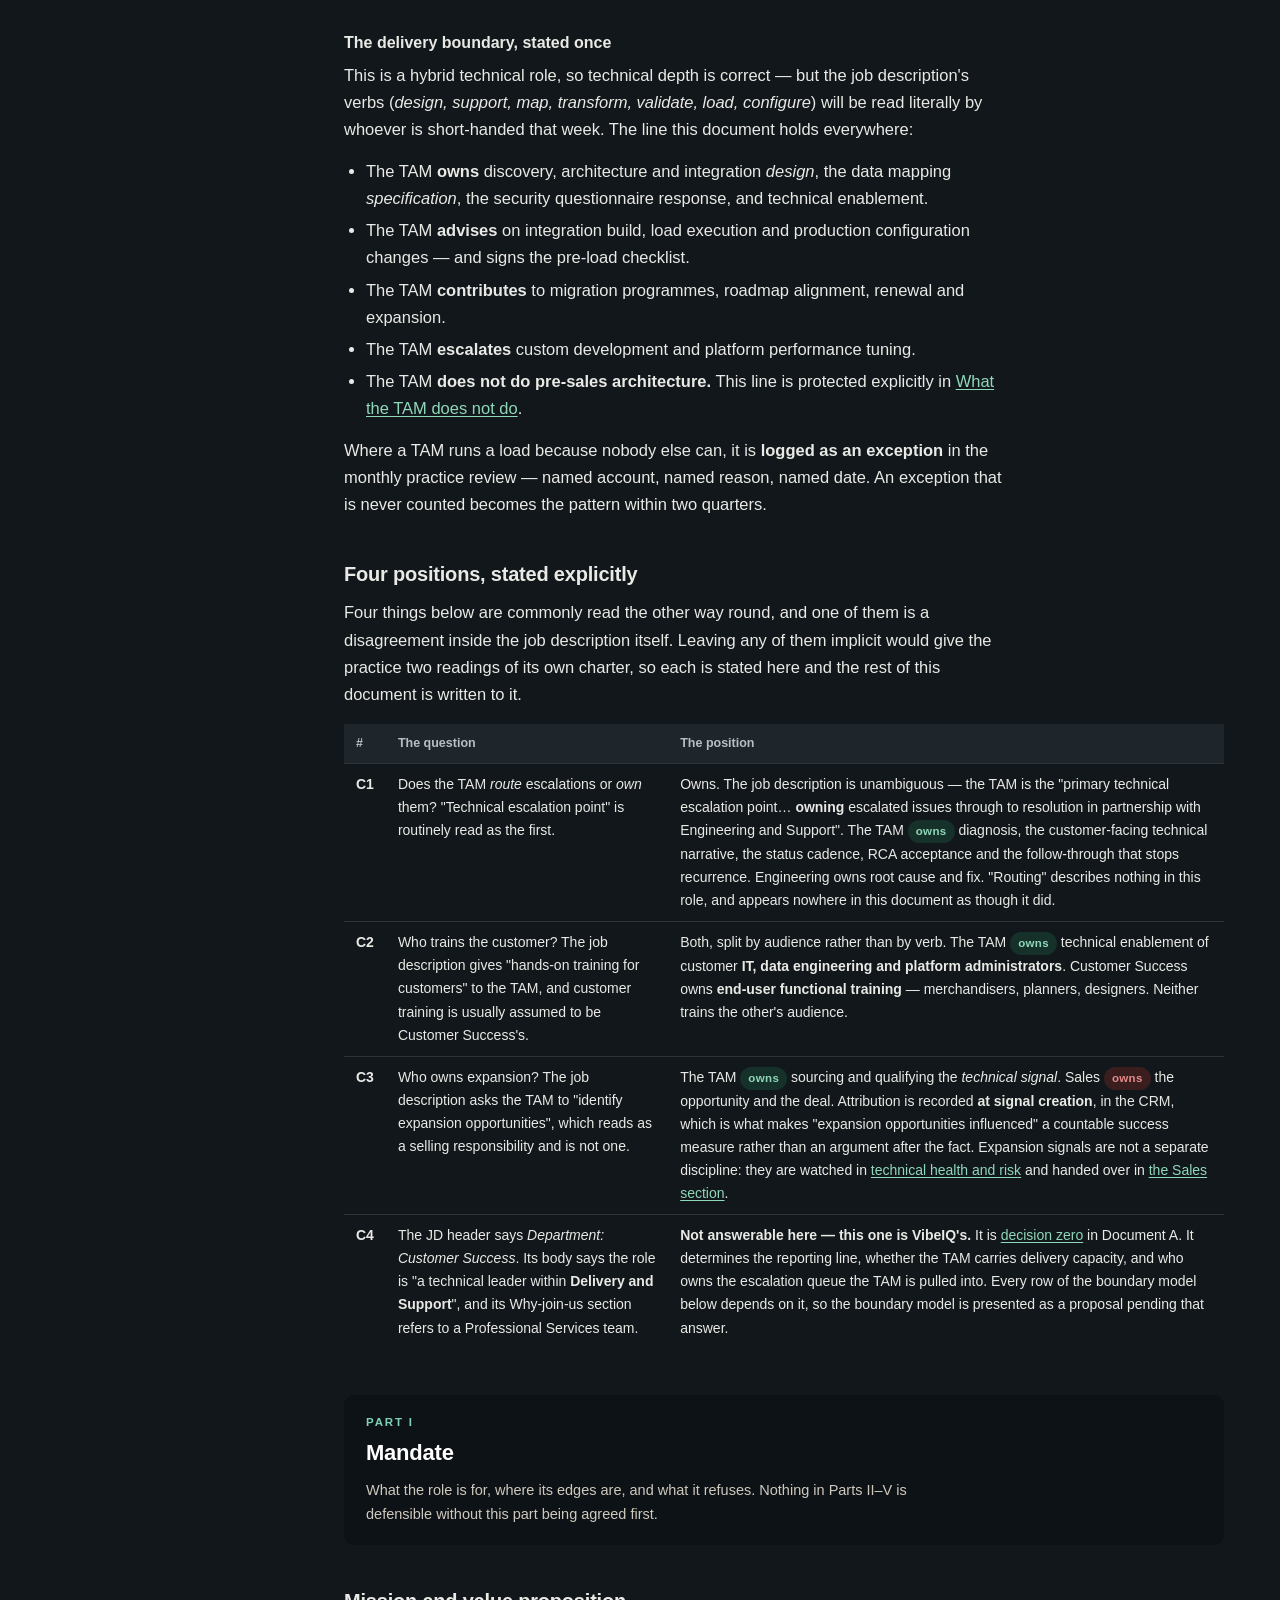
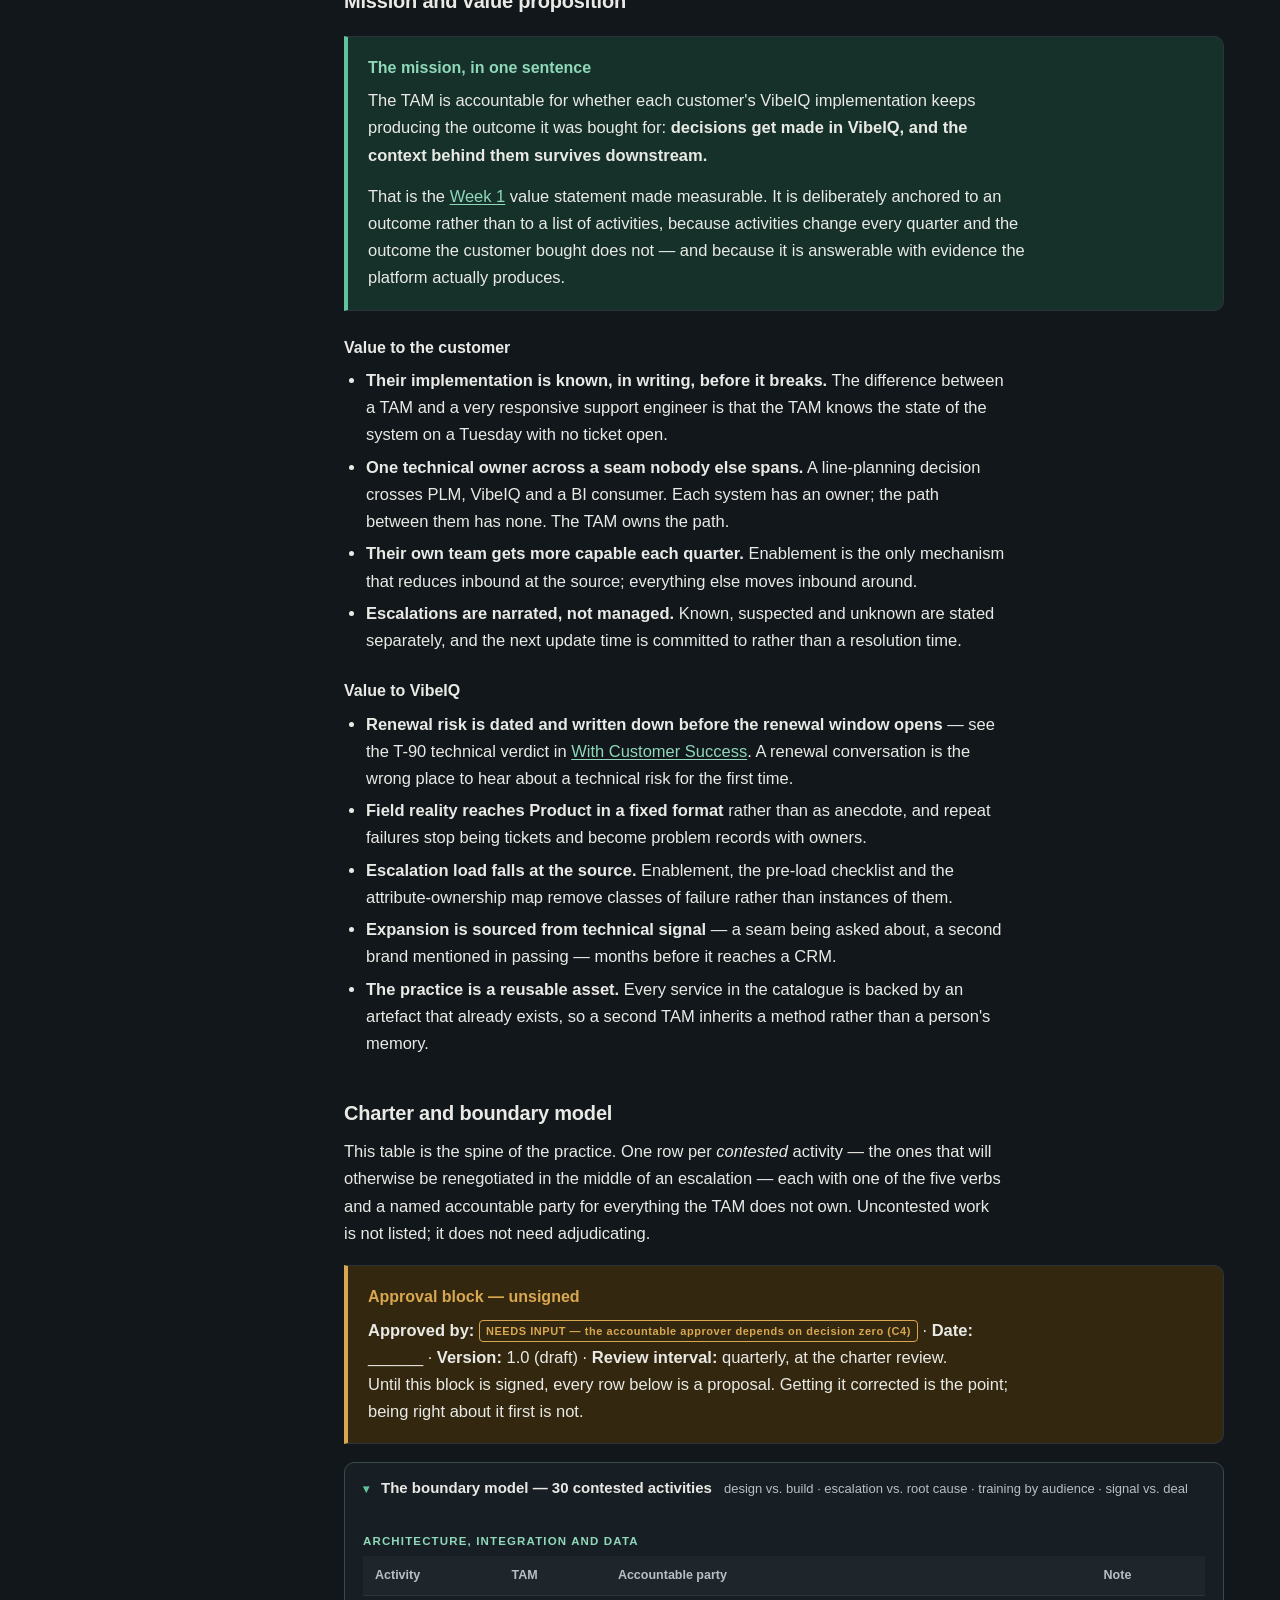
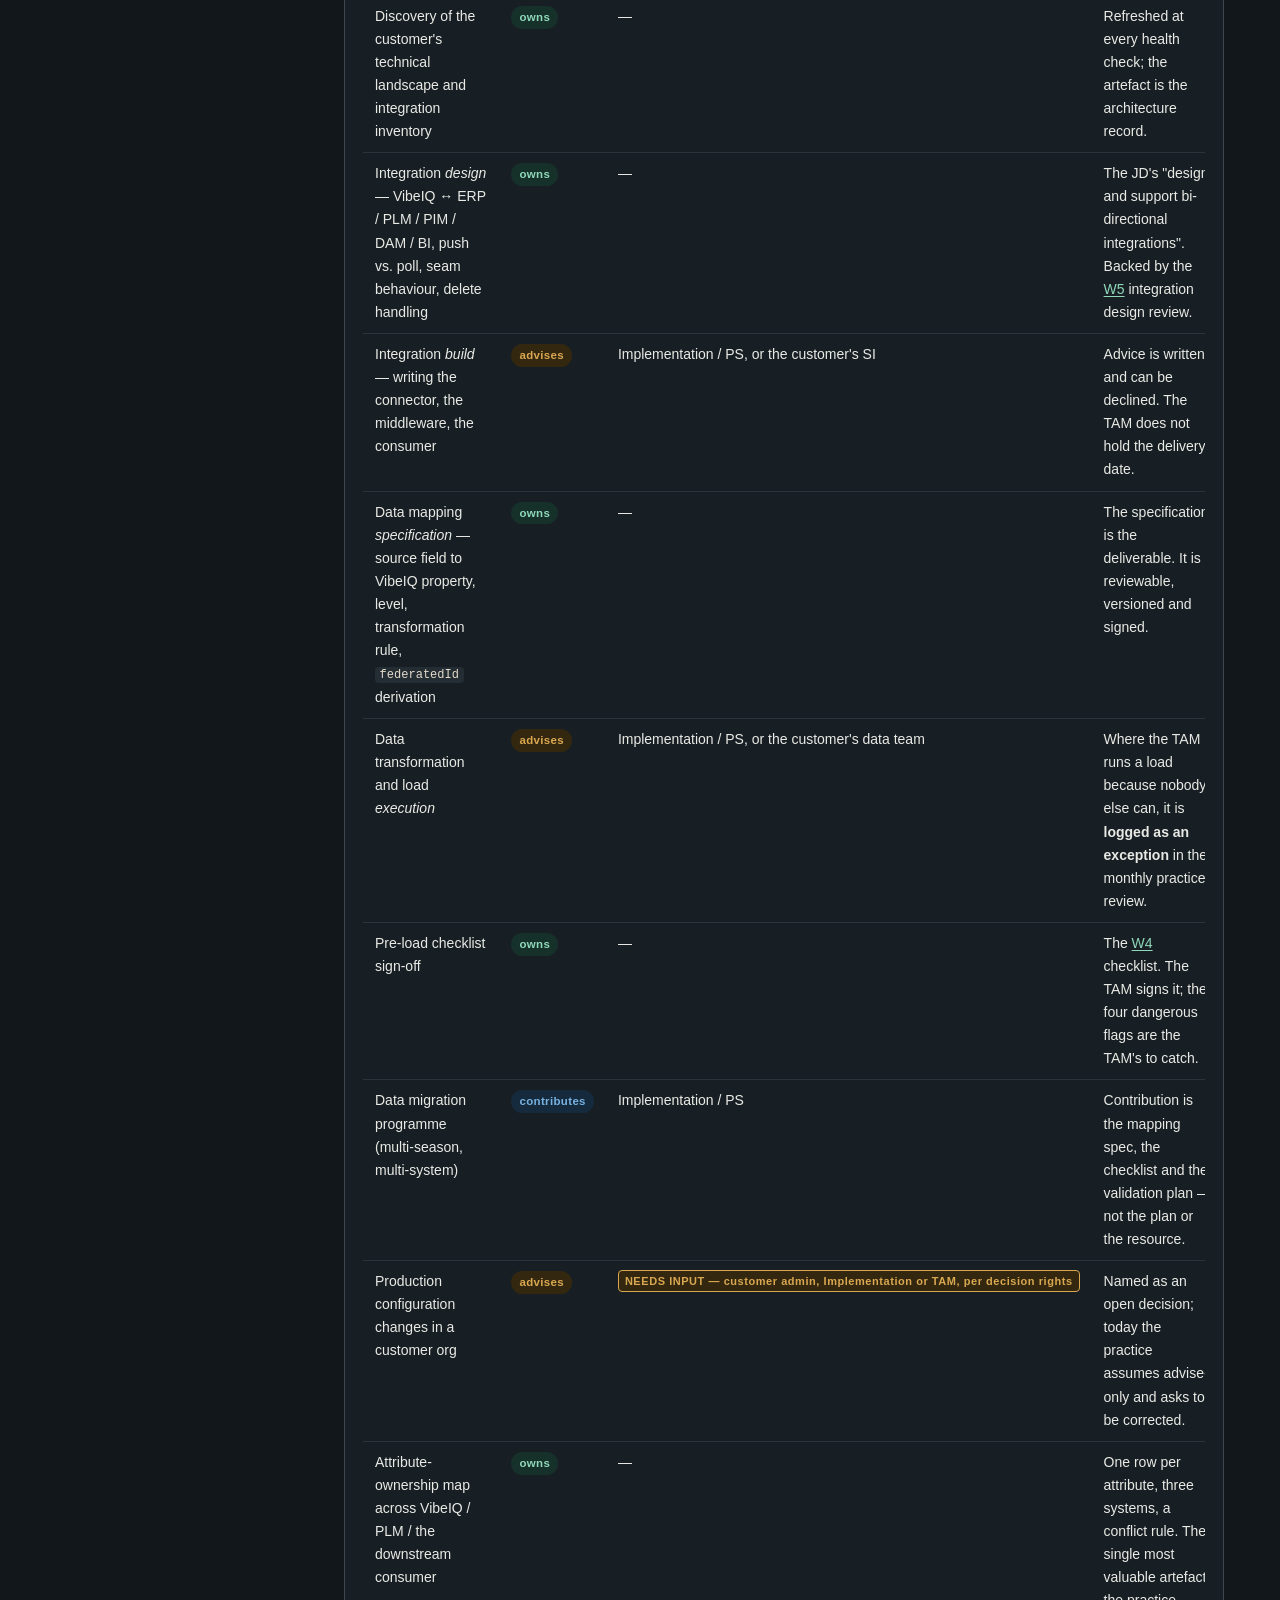
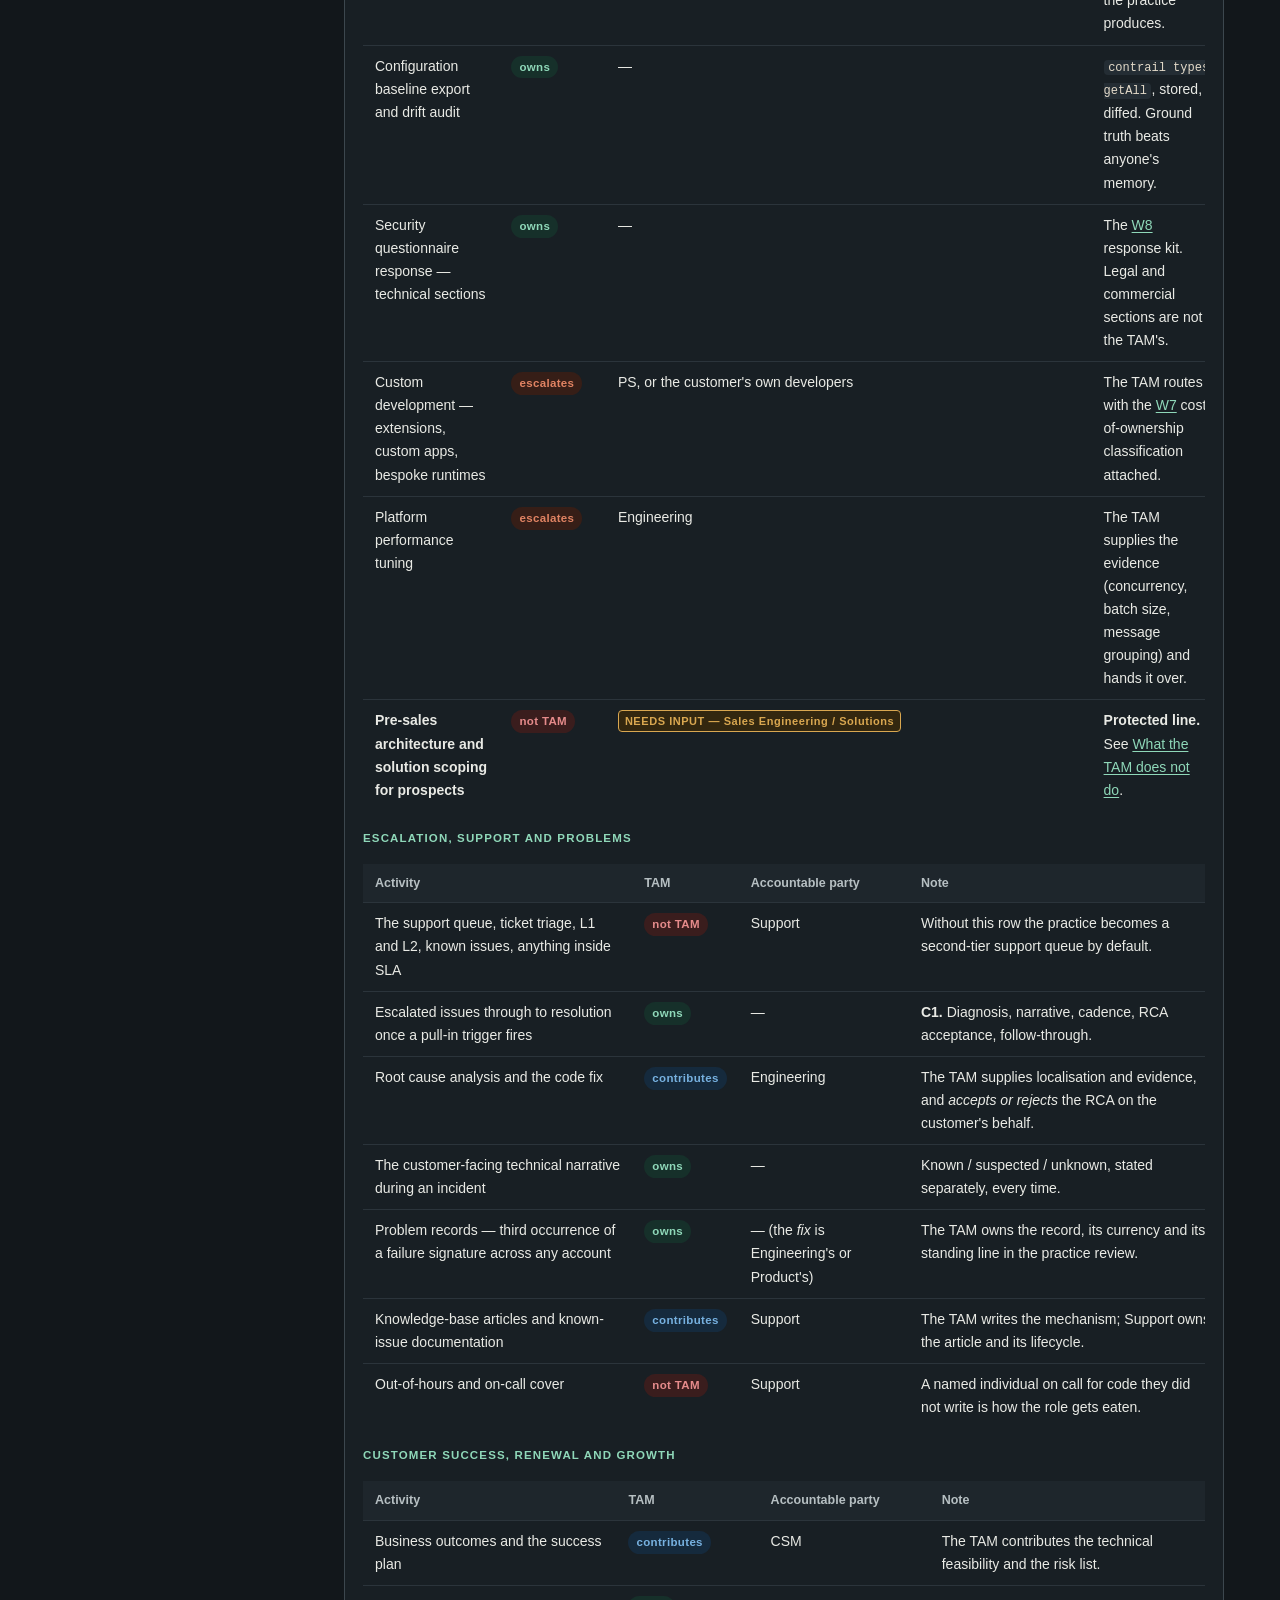
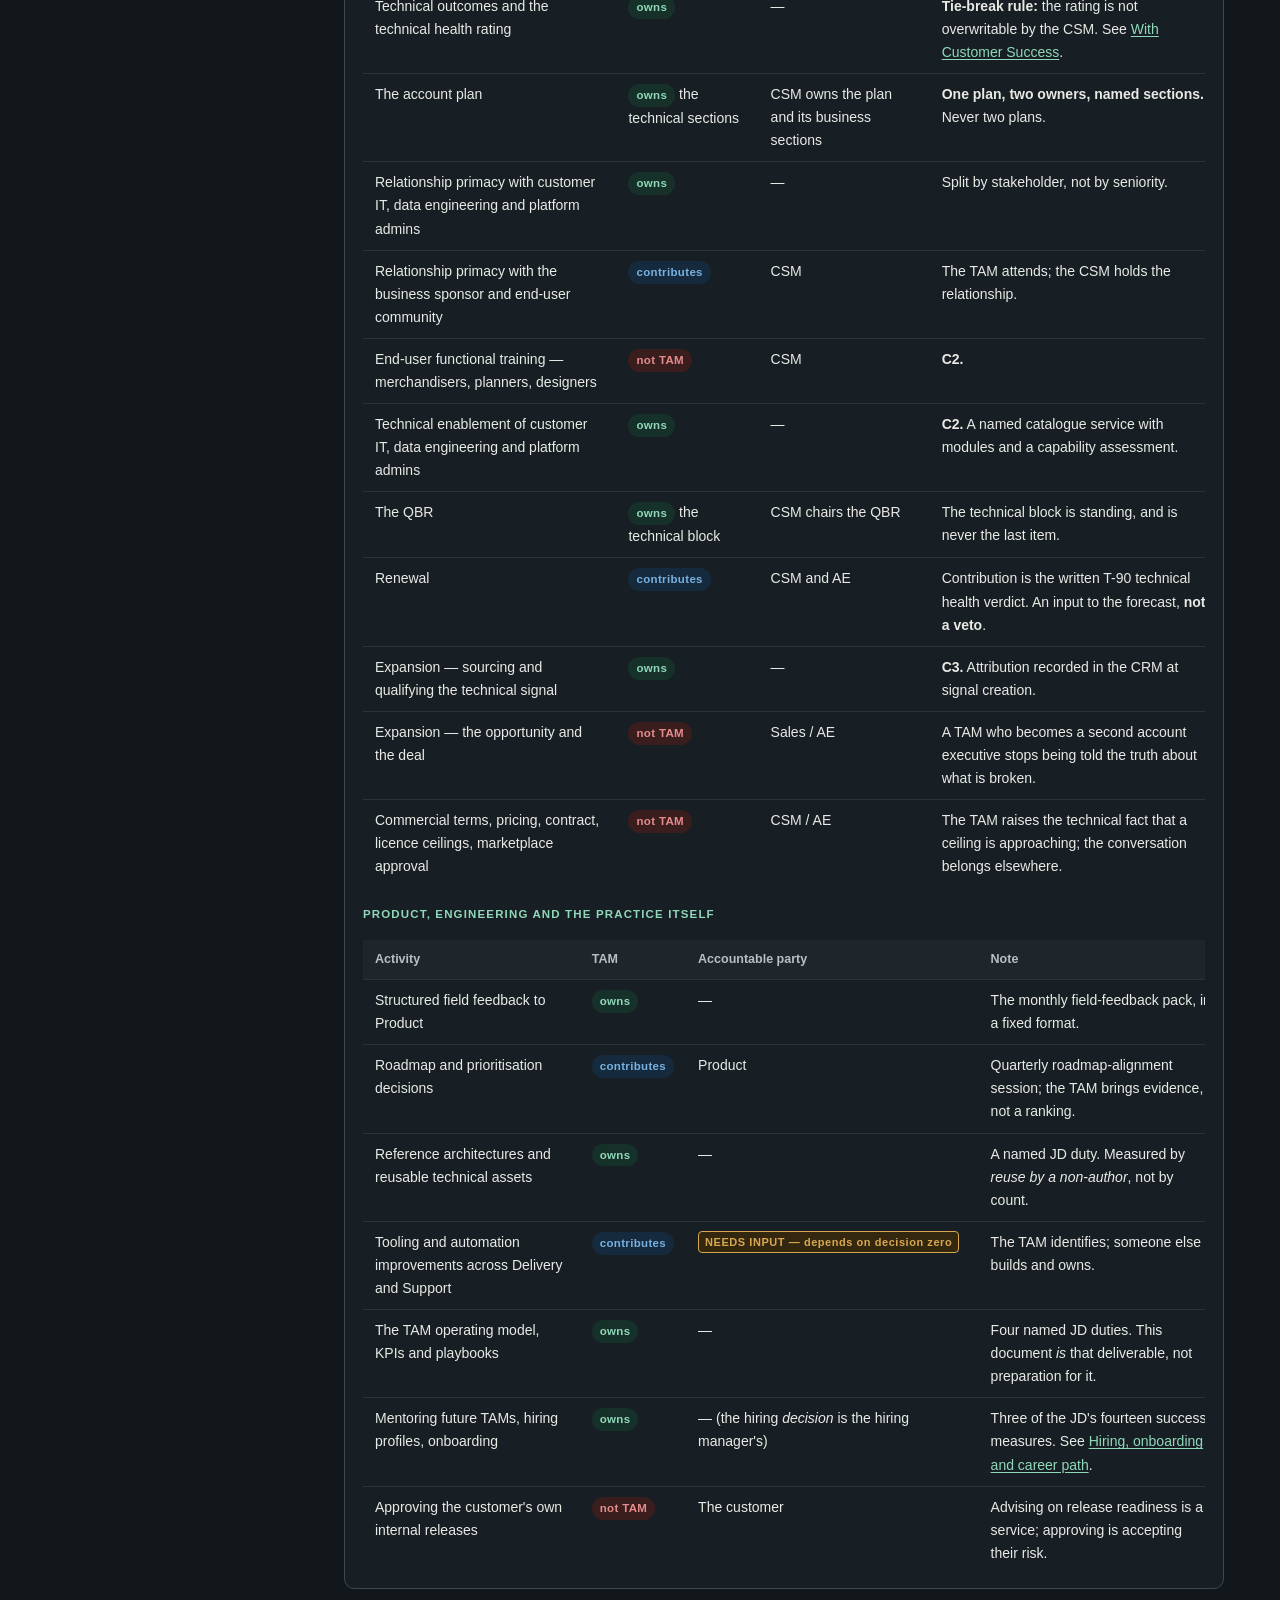
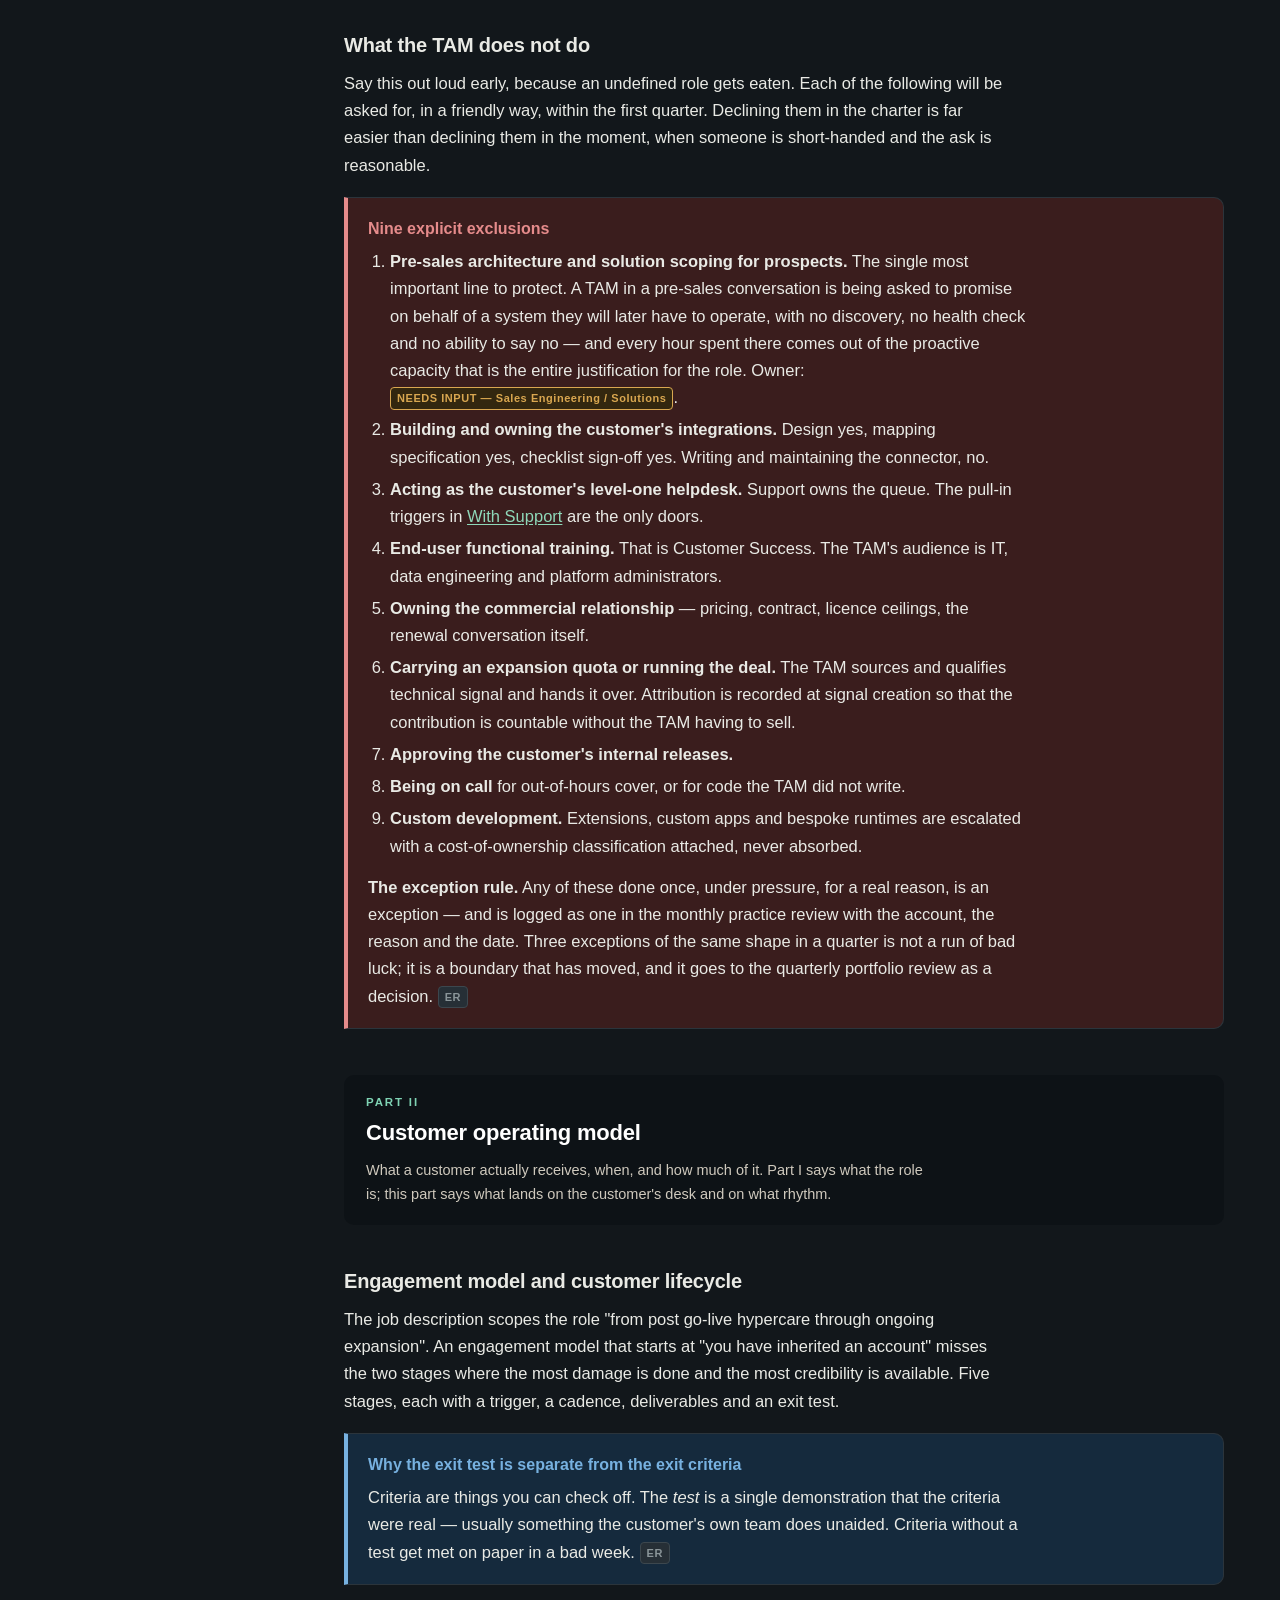
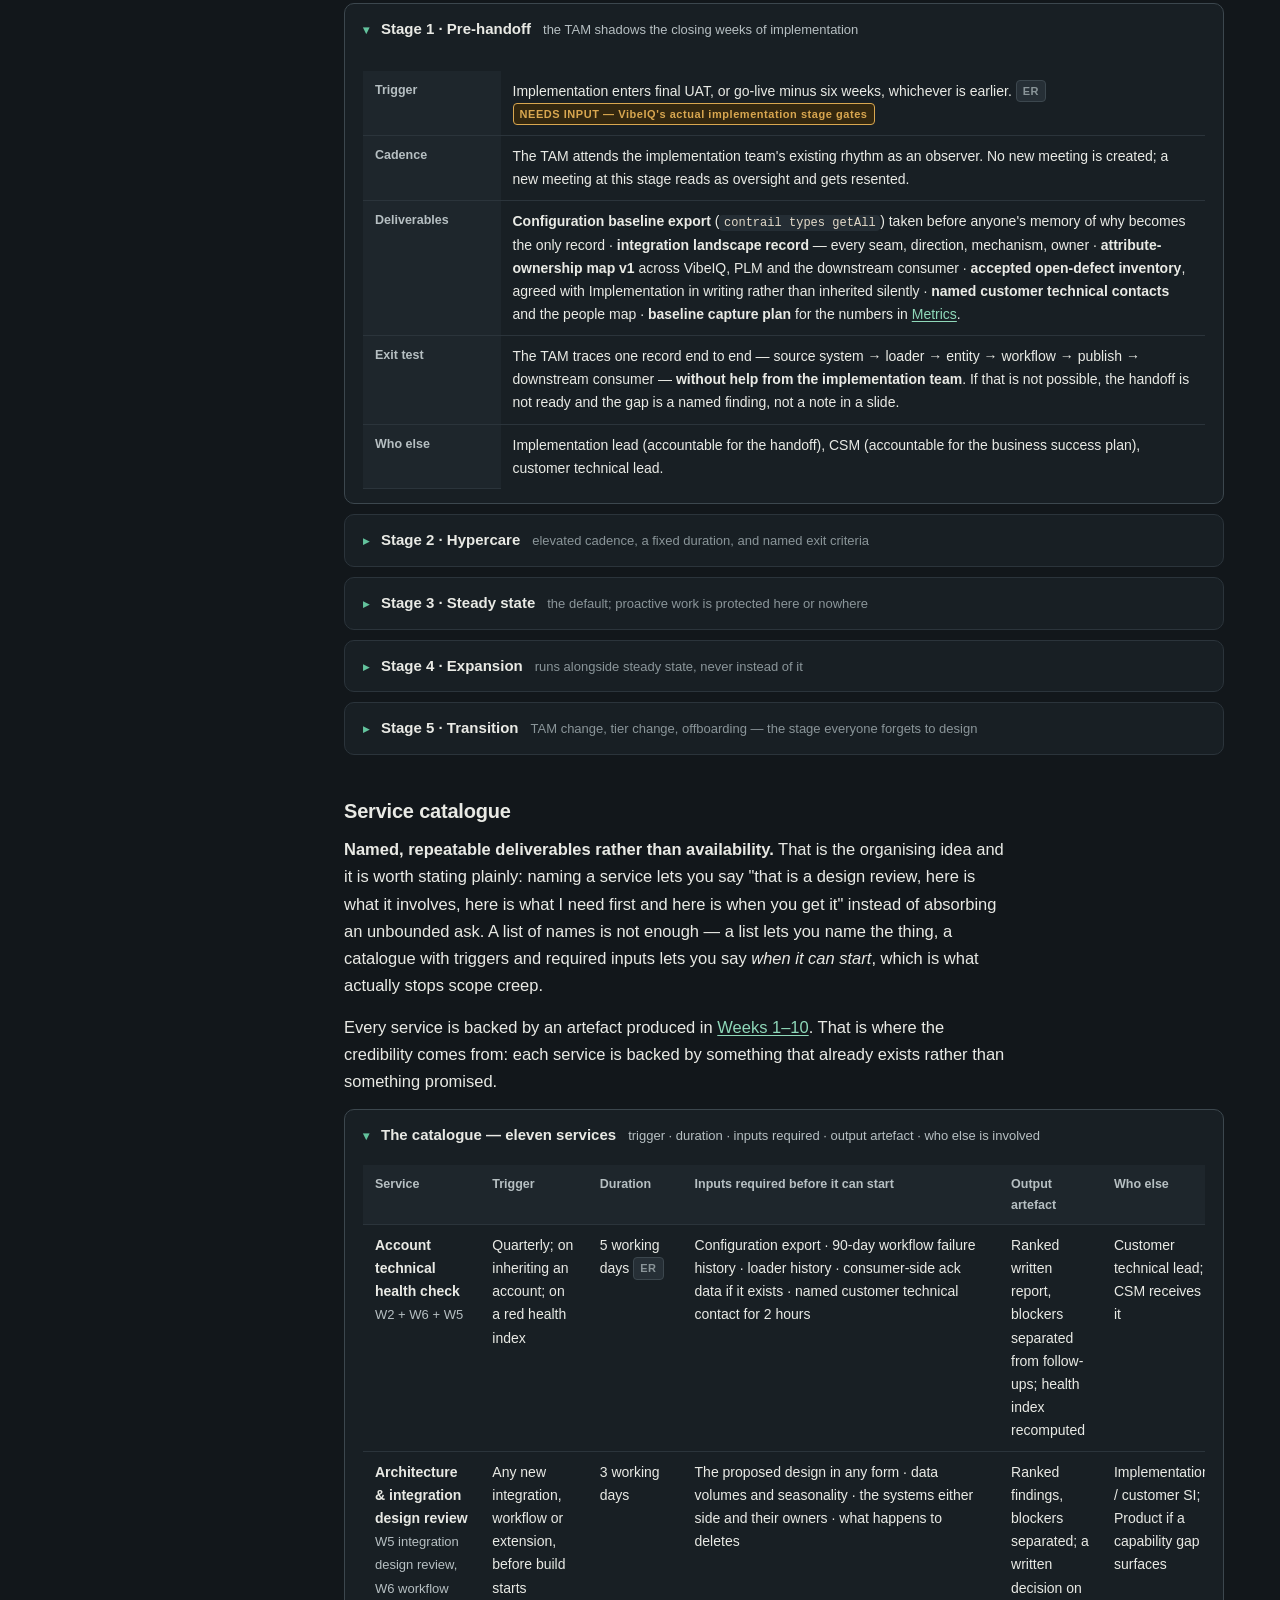
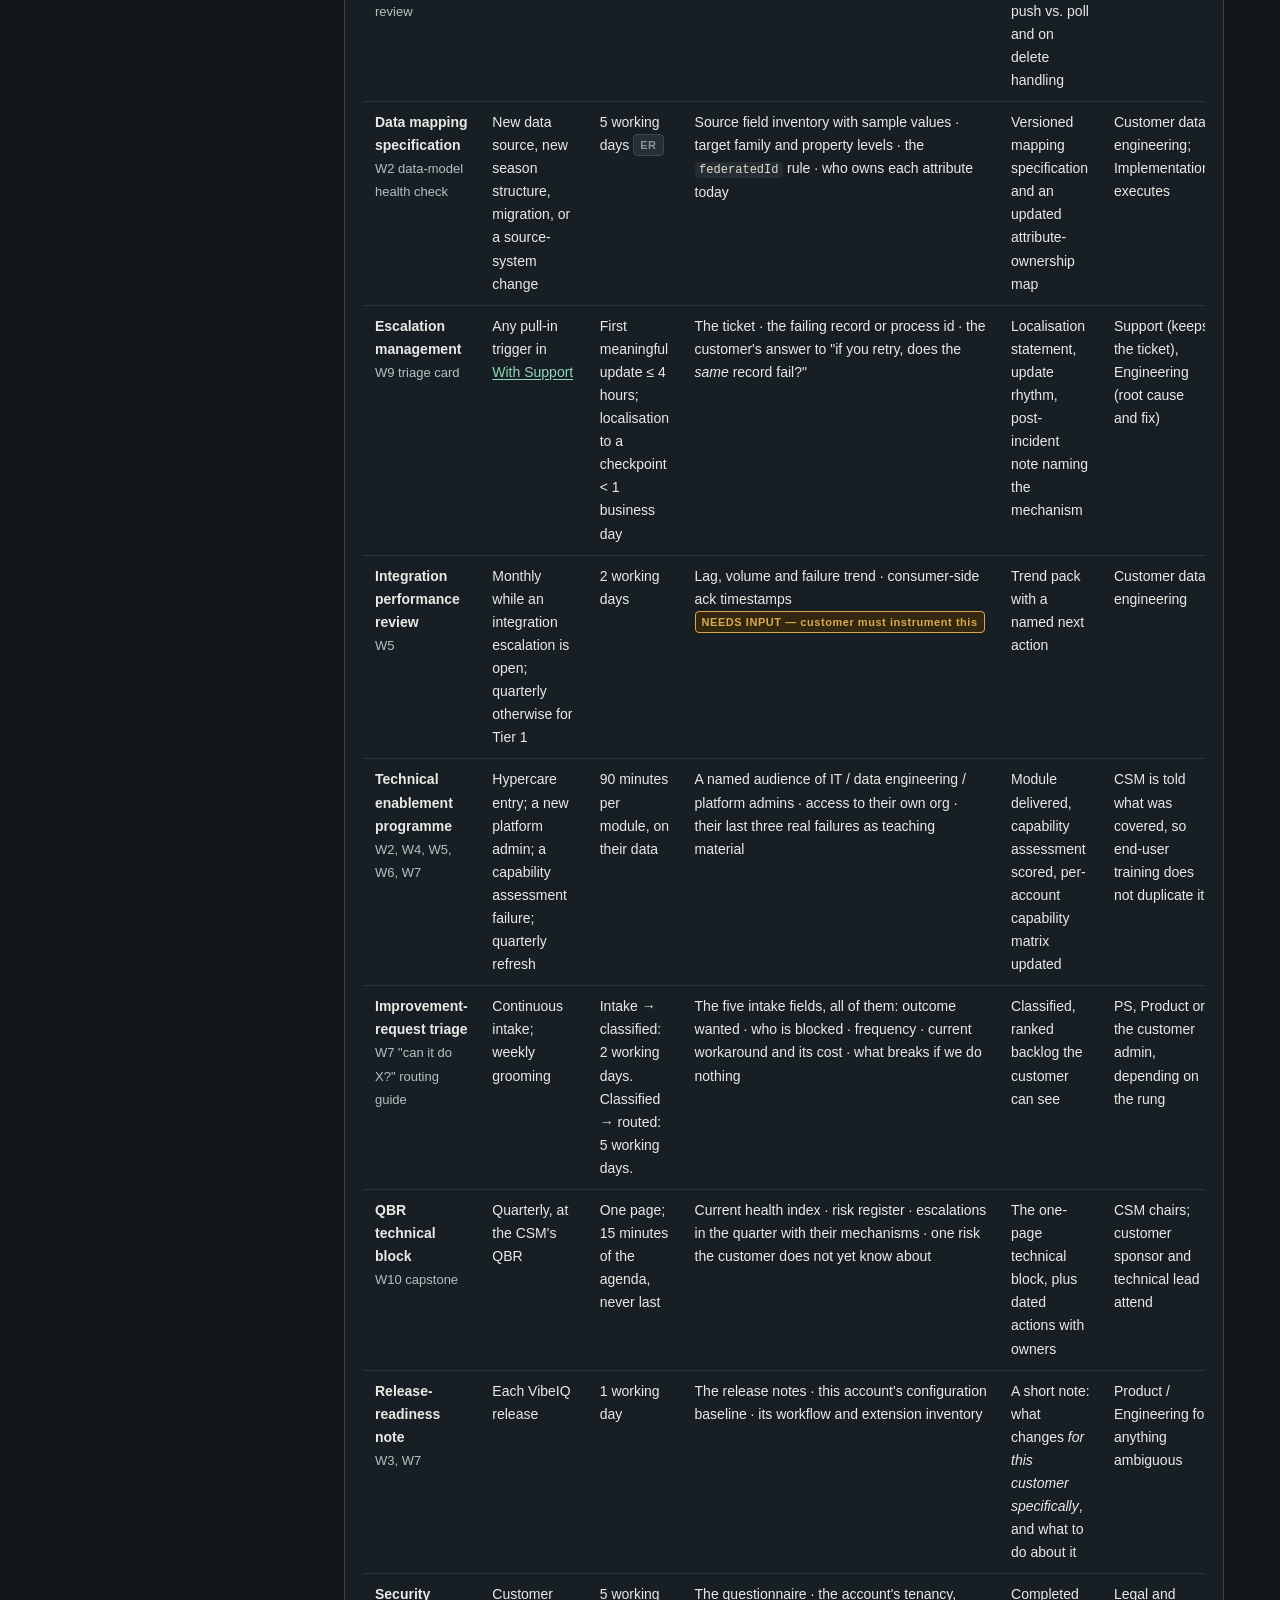
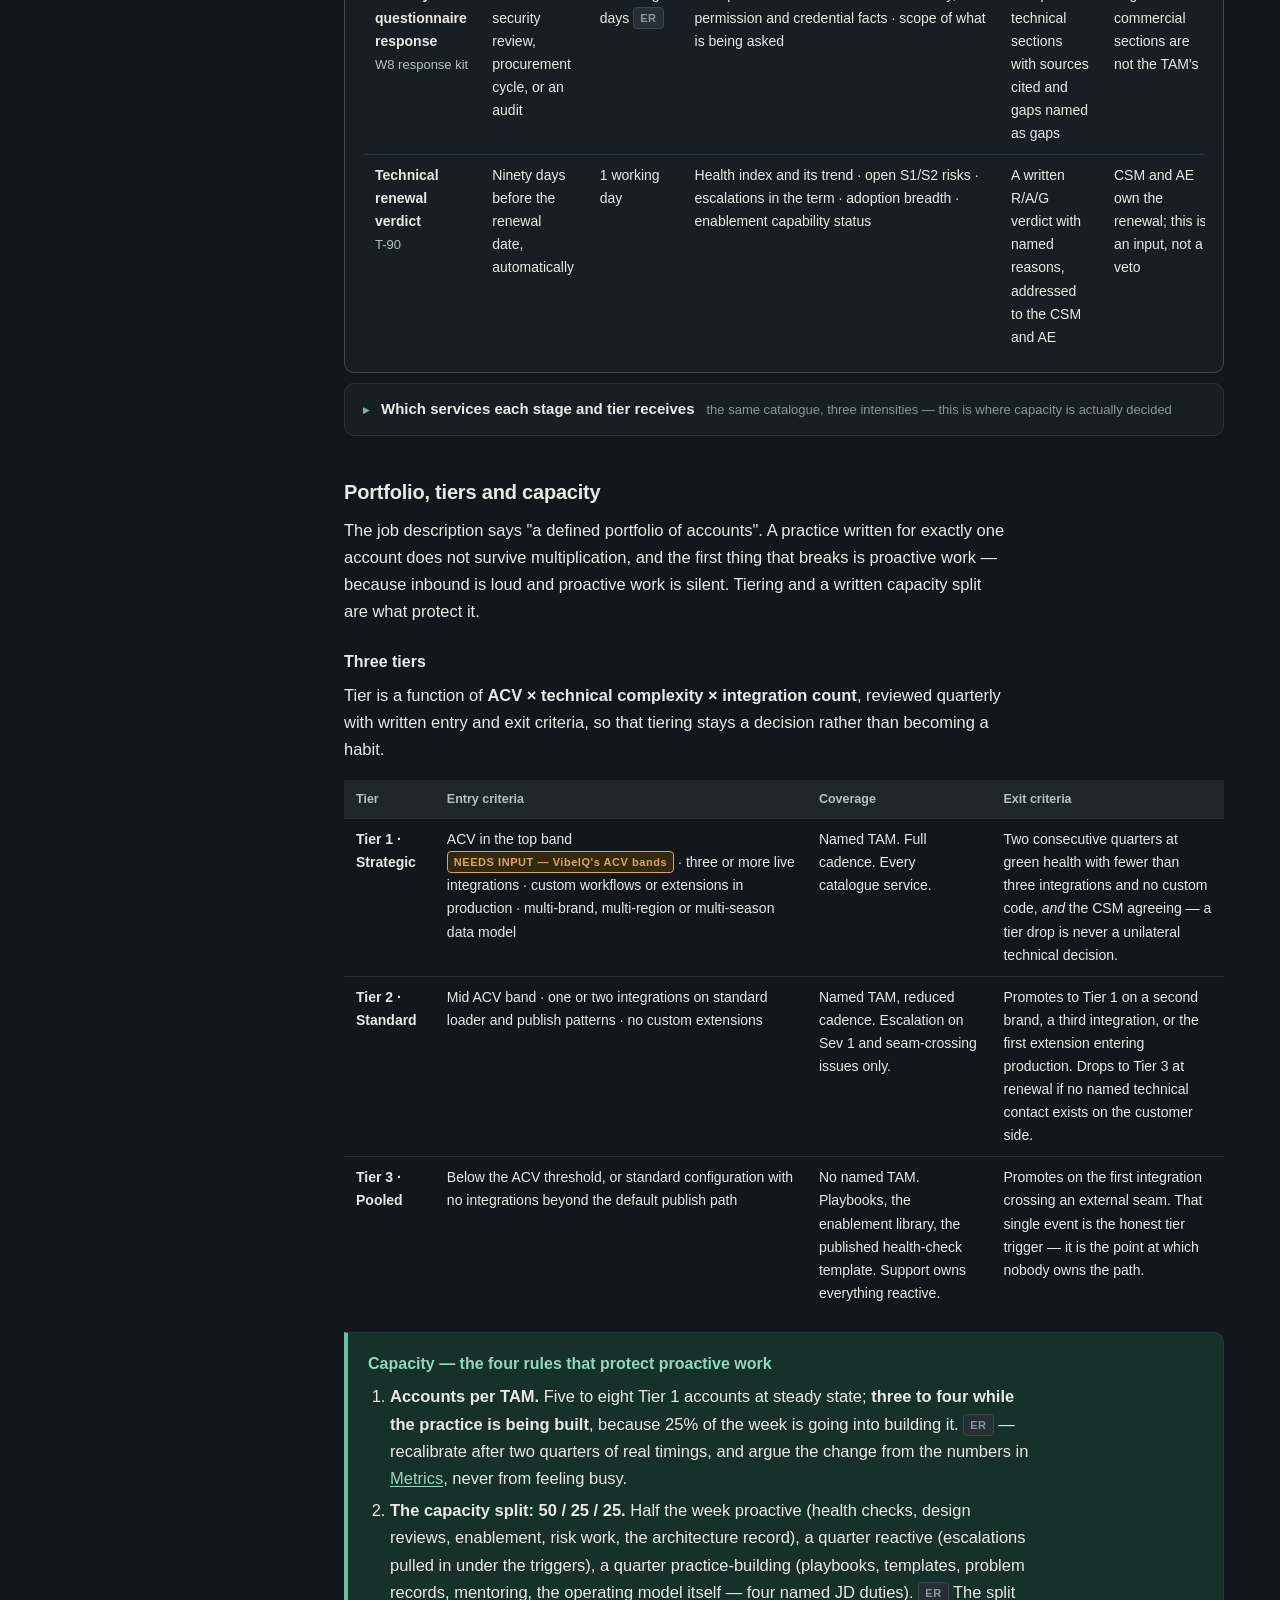
<file: practice/operating-model.html>
<!doctype html>
<html lang="en">
<meta charset="utf-8">
<meta name="viewport" content="width=device-width, initial-scale=1">
<meta name="robots" content="noindex, nofollow">
<title>TAM Practice Operating Model — VibeIQ</title>
<link rel="stylesheet" href="practice.css">
<link rel="stylesheet" href="../theme.css">
<script src="../theme.js"></script>
<body>
<div class="wrap">

<aside class="sidebar">
  <div class="brand">
    <div class="dot">V</div>
    <h1>VibeIQ TAM practice</h1>
    <p>Documents A · B · C</p>
  </div>

  <div class="navlabel">DOCUMENTS</div>
  <nav>
    <a href="index.html"><span class="wk">·</span> Overview and how to read</a>
    <a href="charter.html"><span class="wk">A</span> Practice Charter</a>
    <a href="operating-model.html" class="active"><span class="wk">B</span> Operating Model</a>
    <!-- Parts only. The sections inside a part are a set rather than a
         sequence, and listing all twenty of them made the rail longer than the
         document's own agenda without making anything easier to find. -->
    <div class="sub">
      <a href="#preamble">How to read this</a>
      <a href="#resolutions">Four positions stated</a>
      <a href="#part-i">I · Mandate</a>
      <a href="#part-ii">II · Customer operating model</a>
      <a href="#part-iii">III · Technical ownership</a>
      <a href="#part-iv">IV · Cross-functional operating model</a>
      <a href="#part-v">V · Running and scaling</a>
    </div>
    <a href="first-90-days.html"><span class="wk">C</span> First 90 Days &amp; examples</a>
  </nav>

  <div class="navlabel">CONTEXT</div>
  <nav>
    <a href="../index.html">↩ Training hub (Weeks 1–10)</a>
  </nav>

  <div class="navlabel">DISPLAY</div>
  <button class="themectl" data-theme-toggle type="button"></button>
</aside>

<main class="main">
  <div class="topbar">
    <button data-nav-toggle type="button">☰</button>
    <span>Document B · Operating Model</span>
  </div>

  <div class="col">

    <p class="eyebrow">Document B · the blueprint</p>
    <h2 class="title">TAM Practice Operating Model</h2>
    <p class="lede">How the Technical Account Management function at VibeIQ actually operates: what it
      owns, what it refuses, what it produces, on what rhythm, and how anyone can tell whether it is
      working. Written for whoever runs the practice or joins it. Document A extracts the decisions
      that need sign-off; Document C carries the personal ramp and the worked examples.</p>

    <div class="toc plain">
      <h4>On this page</h4>
      <ol>
        <li><a href="#preamble">How to read this</a></li>
        <li><a href="#resolutions">Four positions, stated explicitly</a></li>
        <li><a href="#part-i">Part I · Mandate</a></li>
        <li><a href="#part-ii">Part II · Customer operating model</a></li>
        <li><a href="#part-iii">Part III · Technical ownership</a></li>
        <li><a href="#part-iv">Part IV · Cross-functional operating model</a></li>
        <li><a href="#part-v">Part V · Running and scaling the practice</a></li>
      </ol>
    </div>

    <button class="expandall" data-expand-all type="button">Expand all sections</button>

<!-- ==================================================================== -->
    <h3 id="preamble">How to read this</h3>

    <p>An undefined role is defined by whoever asks first. VibeIQ has not defined most of what
      follows, so this document is explicit about where each statement comes from.</p>

    <div class="card keystone">
      <h4>Provenance markers — read these before anything else</h4>
      <p><span class="er">ER</span> marks an <strong>expert recommendation</strong>: a number, a rule
        or a structure proposed here, not a decision VibeIQ has taken. Every one of them is arguable
        and several will be wrong. None of them should be quoted back as policy.</p>
      <p><span class="ni">NEEDS INPUT</span> marks a <strong>fact this document does not have and
        will not invent</strong> — a Support SLA, a tool name, an ACV band, an approver. The
        structure around it is written; the fact is a blank with an owner in
        <a class="link" href="charter.html#decisions">Document A's open decisions log</a>.</p>
      <p>Anything unmarked is stated in the job description or follows directly from it. A blueprint
        with ten honest gaps is usable; one with ten invented facts is not.</p>
    </div>

    <h4>The verb model</h4>
    <p>Every responsibility in this document resolves to exactly one of five verbs, and everything
      that is not <em>owns</em> names the accountable party. A responsibility that cannot be
      expressed this way is not yet defined and belongs in the decisions log instead.</p>

    <div class="tscroll">
      <table>
        <thead><tr><th>Verb</th><th>Means</th><th>Test</th></tr></thead>
        <tbody>
          <tr><td><span class="v v-owns">owns</span></td><td>Accountable for the outcome. If it does not happen, it is the TAM's failure.</td><td>Can be asked "where is it?" with no onward pointing.</td></tr>
          <tr><td><span class="v v-contributes">contributes</span></td><td>A named input into something someone else decides.</td><td>The decision-maker can point at what the TAM supplied.</td></tr>
          <tr><td><span class="v v-advises">advises</span></td><td>Reviews and recommends. Does not execute, does not hold the outcome.</td><td>The advice is written down and can be declined.</td></tr>
          <tr><td><span class="v v-escalates">escalates</span></td><td>Routes with context. Does not attempt it.</td><td>The receiving party is named and acknowledges.</td></tr>
          <tr><td><span class="v v-not">not TAM</span></td><td>Explicit exclusion. Named so it can be declined in the charter rather than in the moment.</td><td>Someone else's name is on it.</td></tr>
        </tbody>
      </table>
    </div>

    <h4>The delivery boundary, stated once</h4>
    <p>This is a hybrid technical role, so technical depth is correct — but the job description's
      verbs (<em>design, support, map, transform, validate, load, configure</em>) will be read
      literally by whoever is short-handed that week. The line this document holds everywhere:</p>
    <ul>
      <li>The TAM <strong>owns</strong> discovery, architecture and integration <em>design</em>, the
        data mapping <em>specification</em>, the security questionnaire response, and technical
        enablement.</li>
      <li>The TAM <strong>advises</strong> on integration build, load execution and production
        configuration changes — and signs the pre-load checklist.</li>
      <li>The TAM <strong>contributes</strong> to migration programmes, roadmap alignment, renewal
        and expansion.</li>
      <li>The TAM <strong>escalates</strong> custom development and platform performance tuning.</li>
      <li>The TAM <strong>does not do pre-sales architecture.</strong> This line is protected
        explicitly in <a class="link" href="#not-tam">What the TAM does not do</a>.</li>
    </ul>
    <p>Where a TAM runs a load because nobody else can, it is <strong>logged as an exception</strong>
      in the monthly practice review — named account, named reason, named date. An exception that is
      never counted becomes the pattern within two quarters.</p>

<!-- ==================================================================== -->
    <h3 id="resolutions">Four positions, stated explicitly</h3>

    <p>Four things below are commonly read the other way round, and one of them is a disagreement
      inside the job description itself. Leaving any of them implicit would give the practice two
      readings of its own charter, so each is stated here and the rest of this document is written
      to it.</p>

    <div class="tscroll wide">
      <table>
        <thead><tr><th style="width:3em">#</th><th>The question</th><th>The position</th></tr></thead>
        <tbody>
          <tr>
            <td><strong>C1</strong></td>
            <td>Does the TAM <em>route</em> escalations or <em>own</em> them? "Technical escalation
              point" is routinely read as the first.</td>
            <td>Owns. The job description is unambiguous — the TAM is the "primary technical escalation
              point… <strong>owning</strong> escalated issues through to resolution in partnership with
              Engineering and Support". The TAM <span class="v v-owns">owns</span> diagnosis, the
              customer-facing technical narrative, the status cadence, RCA acceptance and the
              follow-through that stops recurrence. Engineering owns root cause and fix. "Routing"
              describes nothing in this role, and appears nowhere in this document as though it did.</td>
          </tr>
          <tr>
            <td><strong>C2</strong></td>
            <td>Who trains the customer? The job description gives "hands-on training for customers"
              to the TAM, and customer training is usually assumed to be Customer Success's.</td>
            <td>Both, split by audience rather than by verb. The TAM <span class="v v-owns">owns</span> technical
              enablement of customer <strong>IT, data engineering and platform administrators</strong>.
              Customer Success owns <strong>end-user functional training</strong> — merchandisers,
              planners, designers. Neither trains the other's audience.</td>
          </tr>
          <tr>
            <td><strong>C3</strong></td>
            <td>Who owns expansion? The job description asks the TAM to "identify expansion
              opportunities", which reads as a selling responsibility and is not one.</td>
            <td>The TAM <span class="v v-owns">owns</span> sourcing and qualifying the <em>technical
              signal</em>. Sales <span class="v v-not">owns</span> the opportunity and the deal.
              Attribution is recorded <strong>at signal creation</strong>, in the CRM, which is what
              makes "expansion opportunities influenced" a countable success measure rather than an
              argument after the fact. Expansion signals are not a separate discipline: they are watched
              in <a class="link" href="#health">technical health and risk</a> and handed over in
              <a class="link" href="#with-impl">the Sales section</a>.</td>
          </tr>
          <tr>
            <td><strong>C4</strong></td>
            <td>The JD header says <em>Department: Customer Success</em>. Its body says the role is
              "a technical leader within <strong>Delivery and Support</strong>", and its Why-join-us
              section refers to a Professional Services team.</td>
            <td><strong>Not answerable here — this one is VibeIQ's.</strong> It is
              <a class="link" href="charter.html#decisions">decision zero</a> in Document A. It
              determines the reporting line, whether the TAM carries delivery capacity, and who owns
              the escalation queue the TAM is pulled into. Every row of the boundary model below
              depends on it, so the boundary model is presented as a proposal pending that answer.</td>
          </tr>
        </tbody>
      </table>
    </div>

<!-- ==================================================================== -->
    <div class="part" id="part-i">
      <p class="pn">Part I</p>
      <h3>Mandate</h3>
      <p>What the role is for, where its edges are, and what it refuses. Nothing in Parts II–V is
        defensible without this part being agreed first.</p>
    </div>

    <h3 id="mission">Mission and value proposition</h3>

    <div class="card keystone">
      <h4>The mission, in one sentence</h4>
      <p>The TAM is accountable for whether each customer's VibeIQ implementation keeps producing the
        outcome it was bought for: <strong>decisions get made in VibeIQ, and the context behind them
        survives downstream.</strong></p>
      <p style="margin-bottom:0">That is the <a class="link" href="../index.html#m1">Week 1</a> value
        statement made measurable. It is deliberately anchored to an outcome rather than to a list of
        activities, because activities change every quarter and the outcome the customer bought does
        not — and because it is answerable with evidence the platform actually produces.</p>
    </div>

    <h4>Value to the customer</h4>
    <ul>
      <li><strong>Their implementation is known, in writing, before it breaks.</strong> The difference
        between a TAM and a very responsive support engineer is that the TAM knows the state of the
        system on a Tuesday with no ticket open.</li>
      <li><strong>One technical owner across a seam nobody else spans.</strong> A line-planning
        decision crosses PLM, VibeIQ and a BI consumer. Each system has an owner; the path between
        them has none. The TAM owns the path.</li>
      <li><strong>Their own team gets more capable each quarter.</strong> Enablement is the only
        mechanism that reduces inbound at the source; everything else moves inbound around.</li>
      <li><strong>Escalations are narrated, not managed.</strong> Known, suspected and unknown are
        stated separately, and the next update time is committed to rather than a resolution time.</li>
    </ul>

    <h4>Value to VibeIQ</h4>
    <ul>
      <li><strong>Renewal risk is dated and written down before the renewal window opens</strong> —
        see the T-90 technical verdict in <a class="link" href="#with-cs">With Customer Success</a>.
        A renewal conversation is the wrong place to hear about a technical risk for the first time.</li>
      <li><strong>Field reality reaches Product in a fixed format</strong> rather than as anecdote,
        and repeat failures stop being tickets and become problem records with owners.</li>
      <li><strong>Escalation load falls at the source.</strong> Enablement, the pre-load checklist and
        the attribute-ownership map remove classes of failure rather than instances of them.</li>
      <li><strong>Expansion is sourced from technical signal</strong> — a seam being asked about, a
        second brand mentioned in passing — months before it reaches a CRM.</li>
      <li><strong>The practice is a reusable asset.</strong> Every service in the catalogue is backed
        by an artefact that already exists, so a second TAM inherits a method rather than a person's
        memory.</li>
    </ul>

<!-- ==================================================================== -->
    <h3 id="boundary">Charter and boundary model</h3>

    <p>This table is the spine of the practice. One row per <em>contested</em> activity — the ones
      that will otherwise be renegotiated in the middle of an escalation — each with one of the five
      verbs and a named accountable party for everything the TAM does not own. Uncontested work is
      not listed; it does not need adjudicating.</p>

    <div class="card warn">
      <h4>Approval block — unsigned</h4>
      <p style="margin-bottom:0"><strong>Approved by:</strong> <span class="ni">NEEDS INPUT —
        <em>the accountable approver depends on decision zero (C4)</em></span> ·
        <strong>Date:</strong> ______ · <strong>Version:</strong> 1.0 (draft) ·
        <strong>Review interval:</strong> quarterly, at the charter review.<br>
        Until this block is signed, every row below is a proposal. Getting it corrected is the point;
        being right about it first is not.</p>
    </div>

    <details open>
      <summary><span class="plabel">The boundary model — 30 contested activities</span>
        <span class="ppeek">design vs. build · escalation vs. root cause · training by audience · signal vs. deal</span></summary>

      <h5>Architecture, integration and data</h5>
      <div class="tscroll wide">
        <table>
          <thead><tr><th>Activity</th><th>TAM</th><th>Accountable party</th><th>Note</th></tr></thead>
          <tbody>
            <tr><td>Discovery of the customer's technical landscape and integration inventory</td><td><span class="v v-owns">owns</span></td><td>—</td><td>Refreshed at every health check; the artefact is the architecture record.</td></tr>
            <tr><td>Integration <em>design</em> — VibeIQ ↔ ERP / PLM / PIM / DAM / BI, push vs. poll, seam behaviour, delete handling</td><td><span class="v v-owns">owns</span></td><td>—</td><td>The JD's "design and support bi-directional integrations". Backed by the <a class="link" href="../index.html#m5">W5</a> integration design review.</td></tr>
            <tr><td>Integration <em>build</em> — writing the connector, the middleware, the consumer</td><td><span class="v v-advises">advises</span></td><td>Implementation / PS, or the customer's SI</td><td>Advice is written and can be declined. The TAM does not hold the delivery date.</td></tr>
            <tr><td>Data mapping <em>specification</em> — source field to VibeIQ property, level, transformation rule, <code>federatedId</code> derivation</td><td><span class="v v-owns">owns</span></td><td>—</td><td>The specification is the deliverable. It is reviewable, versioned and signed.</td></tr>
            <tr><td>Data transformation and load <em>execution</em></td><td><span class="v v-advises">advises</span></td><td>Implementation / PS, or the customer's data team</td><td>Where the TAM runs a load because nobody else can, it is <strong>logged as an exception</strong> in the monthly practice review.</td></tr>
            <tr><td>Pre-load checklist sign-off</td><td><span class="v v-owns">owns</span></td><td>—</td><td>The <a class="link" href="../index.html#m4">W4</a> checklist. The TAM signs it; the four dangerous flags are the TAM's to catch.</td></tr>
            <tr><td>Data migration programme (multi-season, multi-system)</td><td><span class="v v-contributes">contributes</span></td><td>Implementation / PS</td><td>Contribution is the mapping spec, the checklist and the validation plan — not the plan or the resource.</td></tr>
            <tr><td>Production configuration changes in a customer org</td><td><span class="v v-advises">advises</span></td><td><span class="ni">NEEDS INPUT — <em>customer admin, Implementation or TAM, per decision rights</em></span></td><td>Named as an open decision; today the practice assumes advise-only and asks to be corrected.</td></tr>
            <tr><td>Attribute-ownership map across VibeIQ / PLM / the downstream consumer</td><td><span class="v v-owns">owns</span></td><td>—</td><td>One row per attribute, three systems, a conflict rule. The single most valuable artefact the practice produces.</td></tr>
            <tr><td>Configuration baseline export and drift audit</td><td><span class="v v-owns">owns</span></td><td>—</td><td><code>contrail types getAll</code>, stored, diffed. Ground truth beats anyone's memory.</td></tr>
            <tr><td>Security questionnaire response — technical sections</td><td><span class="v v-owns">owns</span></td><td>—</td><td>The <a class="link" href="../index.html#m8">W8</a> response kit. Legal and commercial sections are not the TAM's.</td></tr>
            <tr><td>Custom development — extensions, custom apps, bespoke runtimes</td><td><span class="v v-escalates">escalates</span></td><td>PS, or the customer's own developers</td><td>The TAM routes with the <a class="link" href="../index.html#m7">W7</a> cost-of-ownership classification attached.</td></tr>
            <tr><td>Platform performance tuning</td><td><span class="v v-escalates">escalates</span></td><td>Engineering</td><td>The TAM supplies the evidence (concurrency, batch size, message grouping) and hands it over.</td></tr>
            <tr><td><strong>Pre-sales architecture and solution scoping for prospects</strong></td><td><span class="v v-not">not TAM</span></td><td><span class="ni">NEEDS INPUT — <em>Sales Engineering / Solutions</em></span></td><td><strong>Protected line.</strong> See <a class="link" href="#not-tam">What the TAM does not do</a>.</td></tr>
          </tbody>
        </table>
      </div>

      <h5>Escalation, support and problems</h5>
      <div class="tscroll wide">
        <table>
          <thead><tr><th>Activity</th><th>TAM</th><th>Accountable party</th><th>Note</th></tr></thead>
          <tbody>
            <tr><td>The support queue, ticket triage, L1 and L2, known issues, anything inside SLA</td><td><span class="v v-not">not TAM</span></td><td>Support</td><td>Without this row the practice becomes a second-tier support queue by default.</td></tr>
            <tr><td>Escalated issues through to resolution once a pull-in trigger fires</td><td><span class="v v-owns">owns</span></td><td>—</td><td><strong>C1.</strong> Diagnosis, narrative, cadence, RCA acceptance, follow-through.</td></tr>
            <tr><td>Root cause analysis and the code fix</td><td><span class="v v-contributes">contributes</span></td><td>Engineering</td><td>The TAM supplies localisation and evidence, and <em>accepts or rejects</em> the RCA on the customer's behalf.</td></tr>
            <tr><td>The customer-facing technical narrative during an incident</td><td><span class="v v-owns">owns</span></td><td>—</td><td>Known / suspected / unknown, stated separately, every time.</td></tr>
            <tr><td>Problem records — third occurrence of a failure signature across any account</td><td><span class="v v-owns">owns</span></td><td>— (the <em>fix</em> is Engineering's or Product's)</td><td>The TAM owns the record, its currency and its standing line in the practice review.</td></tr>
            <tr><td>Knowledge-base articles and known-issue documentation</td><td><span class="v v-contributes">contributes</span></td><td>Support</td><td>The TAM writes the mechanism; Support owns the article and its lifecycle.</td></tr>
            <tr><td>Out-of-hours and on-call cover</td><td><span class="v v-not">not TAM</span></td><td>Support</td><td>A named individual on call for code they did not write is how the role gets eaten.</td></tr>
          </tbody>
        </table>
      </div>

      <h5>Customer Success, renewal and growth</h5>
      <div class="tscroll wide">
        <table>
          <thead><tr><th>Activity</th><th>TAM</th><th>Accountable party</th><th>Note</th></tr></thead>
          <tbody>
            <tr><td>Business outcomes and the success plan</td><td><span class="v v-contributes">contributes</span></td><td>CSM</td><td>The TAM contributes the technical feasibility and the risk list.</td></tr>
            <tr><td>Technical outcomes and the technical health rating</td><td><span class="v v-owns">owns</span></td><td>—</td><td><strong>Tie-break rule:</strong> the rating is not overwritable by the CSM. See <a class="link" href="#with-cs">With Customer Success</a>.</td></tr>
            <tr><td>The account plan</td><td><span class="v v-owns">owns</span> the technical sections</td><td>CSM owns the plan and its business sections</td><td><strong>One plan, two owners, named sections.</strong> Never two plans.</td></tr>
            <tr><td>Relationship primacy with customer IT, data engineering and platform admins</td><td><span class="v v-owns">owns</span></td><td>—</td><td>Split by stakeholder, not by seniority.</td></tr>
            <tr><td>Relationship primacy with the business sponsor and end-user community</td><td><span class="v v-contributes">contributes</span></td><td>CSM</td><td>The TAM attends; the CSM holds the relationship.</td></tr>
            <tr><td>End-user functional training — merchandisers, planners, designers</td><td><span class="v v-not">not TAM</span></td><td>CSM</td><td><strong>C2.</strong></td></tr>
            <tr><td>Technical enablement of customer IT, data engineering and platform admins</td><td><span class="v v-owns">owns</span></td><td>—</td><td><strong>C2.</strong> A named catalogue service with modules and a capability assessment.</td></tr>
            <tr><td>The QBR</td><td><span class="v v-owns">owns</span> the technical block</td><td>CSM chairs the QBR</td><td>The technical block is standing, and is never the last item.</td></tr>
            <tr><td>Renewal</td><td><span class="v v-contributes">contributes</span></td><td>CSM and AE</td><td>Contribution is the written T-90 technical health verdict. An input to the forecast, <strong>not a veto</strong>.</td></tr>
            <tr><td>Expansion — sourcing and qualifying the technical signal</td><td><span class="v v-owns">owns</span></td><td>—</td><td><strong>C3.</strong> Attribution recorded in the CRM at signal creation.</td></tr>
            <tr><td>Expansion — the opportunity and the deal</td><td><span class="v v-not">not TAM</span></td><td>Sales / AE</td><td>A TAM who becomes a second account executive stops being told the truth about what is broken.</td></tr>
            <tr><td>Commercial terms, pricing, contract, licence ceilings, marketplace approval</td><td><span class="v v-not">not TAM</span></td><td>CSM / AE</td><td>The TAM raises the technical fact that a ceiling is approaching; the conversation belongs elsewhere.</td></tr>
          </tbody>
        </table>
      </div>

      <h5>Product, Engineering and the practice itself</h5>
      <div class="tscroll wide">
        <table>
          <thead><tr><th>Activity</th><th>TAM</th><th>Accountable party</th><th>Note</th></tr></thead>
          <tbody>
            <tr><td>Structured field feedback to Product</td><td><span class="v v-owns">owns</span></td><td>—</td><td>The monthly field-feedback pack, in a fixed format.</td></tr>
            <tr><td>Roadmap and prioritisation decisions</td><td><span class="v v-contributes">contributes</span></td><td>Product</td><td>Quarterly roadmap-alignment session; the TAM brings evidence, not a ranking.</td></tr>
            <tr><td>Reference architectures and reusable technical assets</td><td><span class="v v-owns">owns</span></td><td>—</td><td>A named JD duty. Measured by <em>reuse by a non-author</em>, not by count.</td></tr>
            <tr><td>Tooling and automation improvements across Delivery and Support</td><td><span class="v v-contributes">contributes</span></td><td><span class="ni">NEEDS INPUT — <em>depends on decision zero</em></span></td><td>The TAM identifies; someone else builds and owns.</td></tr>
            <tr><td>The TAM operating model, KPIs and playbooks</td><td><span class="v v-owns">owns</span></td><td>—</td><td>Four named JD duties. This document <em>is</em> that deliverable, not preparation for it.</td></tr>
            <tr><td>Mentoring future TAMs, hiring profiles, onboarding</td><td><span class="v v-owns">owns</span></td><td>— (the hiring <em>decision</em> is the hiring manager's)</td><td>Three of the JD's fourteen success measures. See <a class="link" href="#people">Hiring, onboarding and career path</a>.</td></tr>
            <tr><td>Approving the customer's own internal releases</td><td><span class="v v-not">not TAM</span></td><td>The customer</td><td>Advising on release readiness is a service; approving is accepting their risk.</td></tr>
          </tbody>
        </table>
      </div>
    </details>

<!-- ==================================================================== -->
    <h3 id="not-tam">What the TAM does not do</h3>

    <p>Say this out loud early, because an undefined role gets eaten. Each of the following will be
      asked for, in a friendly way, within the first quarter. Declining them in the charter is far
      easier than declining them in the moment, when someone is short-handed and the ask is
      reasonable.</p>

    <div class="card stop">
      <h4>Nine explicit exclusions</h4>
      <ol>
        <li><strong>Pre-sales architecture and solution scoping for prospects.</strong> The single
          most important line to protect. A TAM in a pre-sales conversation is being asked to promise
          on behalf of a system they will later have to operate, with no discovery, no health check
          and no ability to say no — and every hour spent there comes out of the proactive capacity
          that is the entire justification for the role. Owner:
          <span class="ni">NEEDS INPUT — <em>Sales Engineering / Solutions</em></span>.</li>
        <li><strong>Building and owning the customer's integrations.</strong> Design yes, mapping
          specification yes, checklist sign-off yes. Writing and maintaining the connector, no.</li>
        <li><strong>Acting as the customer's level-one helpdesk.</strong> Support owns the queue. The
          pull-in triggers in <a class="link" href="#with-support">With Support</a> are the only doors.</li>
        <li><strong>End-user functional training.</strong> That is Customer Success. The TAM's
          audience is IT, data engineering and platform administrators.</li>
        <li><strong>Owning the commercial relationship</strong> — pricing, contract, licence ceilings,
          the renewal conversation itself.</li>
        <li><strong>Carrying an expansion quota or running the deal.</strong> The TAM sources and
          qualifies technical signal and hands it over. Attribution is recorded at signal creation so
          that the contribution is countable without the TAM having to sell.</li>
        <li><strong>Approving the customer's internal releases.</strong></li>
        <li><strong>Being on call</strong> for out-of-hours cover, or for code the TAM did not write.</li>
        <li><strong>Custom development.</strong> Extensions, custom apps and bespoke runtimes are
          escalated with a cost-of-ownership classification attached, never absorbed.</li>
      </ol>
      <p style="margin-bottom:0"><strong>The exception rule.</strong> Any of these done once, under
        pressure, for a real reason, is an exception — and is logged as one in the monthly practice
        review with the account, the reason and the date. Three exceptions of the same shape in a
        quarter is not a run of bad luck; it is a boundary that has moved, and it goes to the
        quarterly portfolio review as a decision. <span class="er">ER</span></p>
    </div>

<!-- ==================================================================== -->
    <div class="part" id="part-ii">
      <p class="pn">Part II</p>
      <h3>Customer operating model</h3>
      <p>What a customer actually receives, when, and how much of it. Part I says what the role is;
        this part says what lands on the customer's desk and on what rhythm.</p>
    </div>

    <h3 id="lifecycle">Engagement model and customer lifecycle</h3>

    <p>The job description scopes the role "from post go-live hypercare through ongoing expansion".
      An engagement model that starts at "you have inherited an account" misses the two stages where
      the most damage is done and the most credibility is available. Five stages, each with a
      trigger, a cadence, deliverables and an exit test.</p>

    <div class="card note">
      <h4>Why the exit test is separate from the exit criteria</h4>
      <p style="margin-bottom:0">Criteria are things you can check off. The <em>test</em> is a single
        demonstration that the criteria were real — usually something the customer's own team does
        unaided. Criteria without a test get met on paper in a bad week. <span class="er">ER</span></p>
    </div>

    <details open>
      <summary><span class="plabel">Stage 1 · Pre-handoff</span>
        <span class="ppeek">the TAM shadows the closing weeks of implementation</span></summary>
      <table>
        <tbody>
          <tr><th style="width:11em">Trigger</th><td>Implementation enters final UAT, or go-live minus six weeks, whichever is earlier. <span class="er">ER</span> <span class="ni">NEEDS INPUT — <em>VibeIQ's actual implementation stage gates</em></span></td></tr>
          <tr><th>Cadence</th><td>The TAM attends the implementation team's existing rhythm as an observer. No new meeting is created; a new meeting at this stage reads as oversight and gets resented.</td></tr>
          <tr><th>Deliverables</th><td><strong>Configuration baseline export</strong> (<code>contrail types getAll</code>) taken before anyone's memory of why becomes the only record · <strong>integration landscape record</strong> — every seam, direction, mechanism, owner · <strong>attribute-ownership map v1</strong> across VibeIQ, PLM and the downstream consumer · <strong>accepted open-defect inventory</strong>, agreed with Implementation in writing rather than inherited silently · <strong>named customer technical contacts</strong> and the people map · <strong>baseline capture plan</strong> for the numbers in <a class="link" href="#metrics">Metrics</a>.</td></tr>
          <tr><th>Exit test</th><td>The TAM traces one record end to end — source system → loader → entity → workflow → publish → downstream consumer — <strong>without help from the implementation team</strong>. If that is not possible, the handoff is not ready and the gap is a named finding, not a note in a slide.</td></tr>
          <tr><th>Who else</th><td>Implementation lead (accountable for the handoff), CSM (accountable for the business success plan), customer technical lead.</td></tr>
        </tbody>
      </table>
    </details>

    <details>
      <summary><span class="plabel">Stage 2 · Hypercare</span>
        <span class="ppeek">elevated cadence, a fixed duration, and named exit criteria</span></summary>
      <table>
        <tbody>
          <tr><th style="width:11em">Trigger</th><td>Go-live. Hypercare is entered automatically, not requested.</td></tr>
          <tr><th>Duration</th><td><strong>Eight weeks</strong> <span class="er">ER</span>, extendable <em>once</em> by exception with a named reason and a new exit date. An open-ended hypercare is a staffing decision disguised as a customer commitment. <strong>No TAM carries more than one account in hypercare at a time</strong> — see <a class="link" href="#portfolio">Portfolio</a>.</td></tr>
          <tr><th>Cadence</th><td>Weeks 1–2: daily 15-minute technical stand-up with customer IT, plus a daily internal dashboard sweep. Weeks 3–8: twice weekly. A written status every Friday regardless of whether anything broke — silence during hypercare is read as trouble.</td></tr>
          <tr><th>Deliverables</th><td>Daily failure sweep (loads, workflows, publishes) · weekly written status · <strong>baseline capture</strong> for the two seasons preceding go-live, agreed with the customer in writing · first technical health index · technical enablement modules 1–2 delivered to the customer's admins · risk register populated with owners.</td></tr>
          <tr><th>Exit criteria</th><td>All of: integration error rate under threshold for three consecutive weeks · zero open Sev 1 · no Sev 2 older than the review interval · <strong>one complete seasonal cycle event executed end to end and verified</strong> — an assortment published and confirmed received, deletes included, by the downstream consumer · the customer's named platform admin has passed the capability assessment for enablement modules 1–2 · the account plan's technical sections written and agreed · the risk register has an owner and a date against every S1 and S2.</td></tr>
          <tr><th>Exit test</th><td>The customer's own team resolved the <strong>last three routine issues without the TAM</strong>. Exit is a decision, minuted, taken jointly by the TAM, the CSM and the Implementation lead — not a date that passes.</td></tr>
        </tbody>
      </table>
    </details>

    <details>
      <summary><span class="plabel">Stage 3 · Steady state</span>
        <span class="ppeek">the default; proactive work is protected here or nowhere</span></summary>
      <table>
        <tbody>
          <tr><th style="width:11em">Trigger</th><td>Hypercare exit minuted.</td></tr>
          <tr><th>Cadence</th><td>The full <a class="link" href="#cadence">operating cadence</a>: daily sweep, weekly customer technical sync, monthly pack and improvement review, quarterly health check and QBR. Frequency varies by tier.</td></tr>
          <tr><th>Deliverables</th><td>Monthly health index snapshot · quarterly health check · QBR technical block · release-readiness note per VibeIQ release · improvement pipeline kept visible to the customer · enablement module per quarter · architecture record kept current.</td></tr>
          <tr><th>Exit test</th><td>Not an exit — a standing test, applied every quarter: <strong>can the TAM name the account's top three technical risks, with dates and owners, without opening anything?</strong> If not, the health check is stale regardless of its date.</td></tr>
        </tbody>
      </table>
    </details>

    <details>
      <summary><span class="plabel">Stage 4 · Expansion</span>
        <span class="ppeek">runs alongside steady state, never instead of it</span></summary>
      <table>
        <tbody>
          <tr><th style="width:11em">Trigger</th><td>A qualified technical signal — a new seam asked about, a second brand or region or season mentioned, adoption spreading to a team that was not in scope, questions about limits and ceilings, marketplace or custom-app interest, or the export-to-Excel habit disappearing.</td></tr>
          <tr><th>Cadence</th><td>Monthly signal review with the CSM and AE. Design reviews on demand, at catalogue turnaround.</td></tr>
          <tr><th>Deliverables</th><td><strong>Technical signal record</strong>, written and filed in the CRM at creation (this is what makes attribution countable) — what they asked for, the technical need behind it, the rough shape of the work, and what would have to be true. Then, if Sales takes it: a scoping note and an architecture and design review.</td></tr>
          <tr><th>Exit test</th><td>Sales has accepted or declined the signal, and the outcome is recorded against the signal — <strong>including the declines</strong>, which is what makes the log believable and the channel worth keeping open.</td></tr>
          <tr><th>Boundary</th><td>The TAM does not run the deal, does not price, does not carry quota. Credibility here comes from <em>not selling during escalations</em>.</td></tr>
        </tbody>
      </table>
    </details>

    <details>
      <summary><span class="plabel">Stage 5 · Transition</span>
        <span class="ppeek">TAM change, tier change, offboarding — the stage everyone forgets to design</span></summary>
      <table>
        <tbody>
          <tr><th style="width:11em">Trigger</th><td>A TAM change, a tier change in either direction, an account leaving named coverage, or a non-renewal.</td></tr>
          <tr><th>Cadence</th><td>A four-week overlap for a TAM change <span class="er">ER</span>; two weeks for a tier change.</td></tr>
          <tr><th>Deliverables</th><td><strong>Account handover pack</strong>: current architecture record, attribute-ownership map, configuration baseline, health index with its inputs, risk register with owners and dates, open escalations and problem records, the people map, and the account plan's technical sections. Everything already exists if the practice has been run; the pack is an assembly, not a writing exercise.</td></tr>
          <tr><th>Exit test</th><td>The receiving TAM traces one record end to end unaided — the same test as pre-handoff, deliberately. If the handover pack cannot get someone to that point, it is incomplete.</td></tr>
        </tbody>
      </table>
    </details>

<!-- ==================================================================== -->
    <h3 id="catalogue">Service catalogue</h3>

    <p><strong>Named, repeatable deliverables rather than availability.</strong> That is the
      organising idea and it is worth stating plainly: naming a service lets you say "that is a design
      review, here is what it involves, here is what I need first and here is when you get it"
      instead of absorbing an unbounded ask. A list of names is not enough — a list lets you name the
      thing, a catalogue with triggers and required inputs lets you say <em>when it can start</em>,
      which is what actually stops scope creep.</p>

    <p>Every service is backed by an artefact produced in <a class="link" href="../index.html">Weeks
      1–10</a>. That is where the credibility comes from: each service is backed by something that
      already exists rather than something promised.</p>

    <details open>
      <summary><span class="plabel">The catalogue — eleven services</span>
        <span class="ppeek">trigger · duration · inputs required · output artefact · who else is involved</span></summary>
      <div class="tscroll wide">
        <table>
          <thead><tr><th>Service</th><th>Trigger</th><th>Duration</th><th>Inputs required before it can start</th><th>Output artefact</th><th>Who else</th></tr></thead>
          <tbody>
            <tr>
              <td><strong>Account technical health check</strong><br><span class="ppeek">W2 + W6 + W5</span></td>
              <td>Quarterly; on inheriting an account; on a red health index</td>
              <td>5 working days <span class="er">ER</span></td>
              <td>Configuration export · 90-day workflow failure history · loader history · consumer-side ack data if it exists · named customer technical contact for 2 hours</td>
              <td>Ranked written report, blockers separated from follow-ups; health index recomputed</td>
              <td>Customer technical lead; CSM receives it</td>
            </tr>
            <tr>
              <td><strong>Architecture &amp; integration design review</strong><br><span class="ppeek">W5 integration design review, W6 workflow review</span></td>
              <td>Any new integration, workflow or extension, before build starts</td>
              <td>3 working days</td>
              <td>The proposed design in any form · data volumes and seasonality · the systems either side and their owners · what happens to deletes</td>
              <td>Ranked findings, blockers separated; a written decision on push vs. poll and on delete handling</td>
              <td>Implementation / customer SI; Product if a capability gap surfaces</td>
            </tr>
            <tr>
              <td><strong>Data mapping specification</strong><br><span class="ppeek">W2 data-model health check</span></td>
              <td>New data source, new season structure, migration, or a source-system change</td>
              <td>5 working days <span class="er">ER</span></td>
              <td>Source field inventory with sample values · target family and property levels · the <code>federatedId</code> rule · who owns each attribute today</td>
              <td>Versioned mapping specification and an updated attribute-ownership map</td>
              <td>Customer data engineering; Implementation executes</td>
            </tr>
            <tr>
              <td><strong>Escalation management</strong><br><span class="ppeek">W9 triage card</span></td>
              <td>Any pull-in trigger in <a class="link" href="#with-support">With Support</a></td>
              <td>First meaningful update ≤ 4 hours; localisation to a checkpoint &lt; 1 business day</td>
              <td>The ticket · the failing record or process id · the customer's answer to "if you retry, does the <em>same</em> record fail?"</td>
              <td>Localisation statement, update rhythm, post-incident note naming the mechanism</td>
              <td>Support (keeps the ticket), Engineering (root cause and fix)</td>
            </tr>
            <tr>
              <td><strong>Integration performance review</strong><br><span class="ppeek">W5</span></td>
              <td>Monthly while an integration escalation is open; quarterly otherwise for Tier 1</td>
              <td>2 working days</td>
              <td>Lag, volume and failure trend · consumer-side ack timestamps <span class="ni">NEEDS INPUT — <em>customer must instrument this</em></span></td>
              <td>Trend pack with a named next action</td>
              <td>Customer data engineering</td>
            </tr>
            <tr>
              <td><strong>Technical enablement programme</strong><br><span class="ppeek">W2, W4, W5, W6, W7</span></td>
              <td>Hypercare entry; a new platform admin; a capability assessment failure; quarterly refresh</td>
              <td>90 minutes per module, on their data</td>
              <td>A named audience of IT / data engineering / platform admins · access to their own org · their last three real failures as teaching material</td>
              <td>Module delivered, capability assessment scored, per-account capability matrix updated</td>
              <td>CSM is told what was covered, so end-user training does not duplicate it</td>
            </tr>
            <tr>
              <td><strong>Improvement-request triage</strong><br><span class="ppeek">W7 "can it do X?" routing guide</span></td>
              <td>Continuous intake; weekly grooming</td>
              <td>Intake → classified: 2 working days. Classified → routed: 5 working days.</td>
              <td>The five intake fields, all of them: outcome wanted · who is blocked · frequency · current workaround and its cost · what breaks if we do nothing</td>
              <td>Classified, ranked backlog the customer can see</td>
              <td>PS, Product or the customer admin, depending on the rung</td>
            </tr>
            <tr>
              <td><strong>QBR technical block</strong><br><span class="ppeek">W10 capstone</span></td>
              <td>Quarterly, at the CSM's QBR</td>
              <td>One page; 15 minutes of the agenda, never last</td>
              <td>Current health index · risk register · escalations in the quarter with their mechanisms · one risk the customer does not yet know about</td>
              <td>The one-page technical block, plus dated actions with owners</td>
              <td>CSM chairs; customer sponsor and technical lead attend</td>
            </tr>
            <tr>
              <td><strong>Release-readiness note</strong><br><span class="ppeek">W3, W7</span></td>
              <td>Each VibeIQ release</td>
              <td>1 working day</td>
              <td>The release notes · this account's configuration baseline · its workflow and extension inventory</td>
              <td>A short note: what changes <em>for this customer specifically</em>, and what to do about it</td>
              <td>Product / Engineering for anything ambiguous</td>
            </tr>
            <tr>
              <td><strong>Security questionnaire response</strong><br><span class="ppeek">W8 response kit</span></td>
              <td>Customer security review, procurement cycle, or an audit</td>
              <td>5 working days <span class="er">ER</span></td>
              <td>The questionnaire · the account's tenancy, permission and credential facts · scope of what is being asked</td>
              <td>Completed technical sections with sources cited and gaps named as gaps</td>
              <td>Legal and commercial sections are not the TAM's</td>
            </tr>
            <tr>
              <td><strong>Technical renewal verdict</strong><br><span class="ppeek">T-90</span></td>
              <td>Ninety days before the renewal date, automatically</td>
              <td>1 working day</td>
              <td>Health index and its trend · open S1/S2 risks · escalations in the term · adoption breadth · enablement capability status</td>
              <td>A written R/A/G verdict with named reasons, addressed to the CSM and AE</td>
              <td>CSM and AE own the renewal; this is an input, not a veto</td>
            </tr>
          </tbody>
        </table>
      </div>
    </details>

    <details>
      <summary><span class="plabel">Which services each stage and tier receives</span>
        <span class="ppeek">the same catalogue, three intensities — this is where capacity is actually decided</span></summary>
      <div class="tscroll wide">
        <table>
          <thead><tr><th>Service</th><th>Pre-handoff</th><th>Hypercare</th><th>Steady state — Tier 1</th><th>Tier 2</th><th>Tier 3</th></tr></thead>
          <tbody>
            <tr><td>Health check</td><td>Baseline version</td><td>Week 1 and at exit</td><td>Quarterly</td><td>Twice yearly</td><td>Annual, from the playbook, no named TAM</td></tr>
            <tr><td>Architecture &amp; design review</td><td>On the handed-over design</td><td>On demand</td><td>Every change</td><td>Every change crossing a seam</td><td>On request, pooled</td></tr>
            <tr><td>Data mapping specification</td><td>Reviewed, not authored</td><td>On demand</td><td>Every new source</td><td>Every new source</td><td>Template only</td></tr>
            <tr><td>Escalation management</td><td>Shadow only</td><td>All severities</td><td>All pull-in triggers</td><td>Sev 1 and seam-crossing only</td><td>Support only; TAM on Sev 1 by exception</td></tr>
            <tr><td>Integration performance review</td><td>—</td><td>Weekly</td><td>Quarterly, monthly while an escalation is open</td><td>Twice yearly</td><td>—</td></tr>
            <tr><td>Technical enablement</td><td>Audience identified</td><td>Modules 1–2</td><td>One module per quarter</td><td>Two per year</td><td>Self-serve library</td></tr>
            <tr><td>Improvement triage</td><td>—</td><td>Continuous</td><td>Weekly grooming</td><td>Monthly grooming</td><td>Support intake only</td></tr>
            <tr><td>QBR technical block</td><td>—</td><td>Not yet — the exit review substitutes</td><td>Quarterly</td><td>Twice yearly</td><td>—</td></tr>
            <tr><td>Release-readiness note</td><td>—</td><td>Every release</td><td>Every release</td><td>Material releases only</td><td>Published generally, not per account</td></tr>
            <tr><td>Security questionnaire</td><td>On request</td><td>On request</td><td>On request</td><td>On request</td><td>From the kit, unassisted</td></tr>
            <tr><td>Technical renewal verdict</td><td>—</td><td>—</td><td>Every cycle at T-90</td><td>Every cycle at T-90</td><td>Health index snapshot only</td></tr>
          </tbody>
        </table>
      </div>
      <p style="margin-bottom:0">The whole table is <span class="er">ER</span> until the portfolio
        exists and the first quarter's timings are real. Publish it anyway: a customer who knows what
        their tier receives argues about the tier, which is a conversation with a decision in it. A
        customer who does not know argues about the last thing they were refused.</p>
    </details>

<!-- ==================================================================== -->
    <h3 id="portfolio">Portfolio, tiers and capacity</h3>

    <p>The job description says "a defined portfolio of accounts". A practice written for exactly one
      account does not survive multiplication, and the first thing that breaks is proactive work —
      because inbound is loud and proactive work is silent. Tiering and a written capacity split are
      what protect it.</p>

    <h4>Three tiers</h4>
    <p>Tier is a function of <strong>ACV × technical complexity × integration count</strong>, reviewed
      quarterly with written entry and exit criteria, so that tiering stays a decision rather than
      becoming a habit.</p>

    <div class="tscroll wide">
      <table>
        <thead><tr><th>Tier</th><th>Entry criteria</th><th>Coverage</th><th>Exit criteria</th></tr></thead>
        <tbody>
          <tr>
            <td><strong>Tier 1 · Strategic</strong></td>
            <td>ACV in the top band <span class="ni">NEEDS INPUT — <em>VibeIQ's ACV bands</em></span> · three or more live integrations · custom workflows or extensions in production · multi-brand, multi-region or multi-season data model</td>
            <td>Named TAM. Full cadence. Every catalogue service.</td>
            <td>Two consecutive quarters at green health with fewer than three integrations and no custom code, <em>and</em> the CSM agreeing — a tier drop is never a unilateral technical decision.</td>
          </tr>
          <tr>
            <td><strong>Tier 2 · Standard</strong></td>
            <td>Mid ACV band · one or two integrations on standard loader and publish patterns · no custom extensions</td>
            <td>Named TAM, reduced cadence. Escalation on Sev 1 and seam-crossing issues only.</td>
            <td>Promotes to Tier 1 on a second brand, a third integration, or the first extension entering production. Drops to Tier 3 at renewal if no named technical contact exists on the customer side.</td>
          </tr>
          <tr>
            <td><strong>Tier 3 · Pooled</strong></td>
            <td>Below the ACV threshold, or standard configuration with no integrations beyond the default publish path</td>
            <td>No named TAM. Playbooks, the enablement library, the published health-check template. Support owns everything reactive.</td>
            <td>Promotes on the first integration crossing an external seam. That single event is the honest tier trigger — it is the point at which nobody owns the path.</td>
          </tr>
        </tbody>
      </table>
    </div>

    <div class="card keystone">
      <h4>Capacity — the four rules that protect proactive work</h4>
      <ol>
        <li><strong>Accounts per TAM.</strong> Five to eight Tier 1 accounts at steady state;
          <strong>three to four while the practice is being built</strong>, because 25% of the week is
          going into building it. <span class="er">ER</span> — recalibrate after two quarters of real
          timings, and argue the change from the numbers in
          <a class="link" href="#metrics">Metrics</a>, never from feeling busy.</li>
        <li><strong>The capacity split: 50 / 25 / 25.</strong> Half the week proactive (health checks,
          design reviews, enablement, risk work, the architecture record), a quarter reactive
          (escalations pulled in under the triggers), a quarter practice-building (playbooks,
          templates, problem records, mentoring, the operating model itself — four named JD duties).
          <span class="er">ER</span> The split is the answer to "why can't you just take this one";
          without it written down, reactive expands to fill the week and the practice never gets
          built.</li>
        <li><strong>No TAM carries more than one account in hypercare at a time.</strong> Hypercare is
          a daily-cadence commitment. Two of them is not 2× the load, it is the end of all proactive
          work for both accounts and for everything else in the portfolio.</li>
        <li><strong>When two accounts escalate at once</strong>, priority goes in this order:
          <em>(a)</em> customer-declared business impact against a <strong>dated seasonal
          milestone</strong> — a line review, an assortment lock, a market week — which beats a
          severity label, because in this industry a date that cannot move is the real severity;
          <em>(b)</em> irreversibility — data loss or corruption outranks degradation, because one is
          recoverable and one is not; <em>(c)</em> blast radius — accounts and users affected;
          <em>(d)</em> first in. The de-prioritised account gets a <strong>named alternative owner
          and a committed update time within the hour</strong>, never silence. The choice and its
          reason are logged, and repeated collisions are a capacity signal for the quarterly portfolio
          review.</li>
      </ol>
    </div>

<!-- ==================================================================== -->
    <h3 id="cadence">Operating cadence</h3>

    <p>Each rhythm has an agenda, required inputs, an output and a time budget. A rhythm without an
      agenda degrades into status within a month; a rhythm without an output was a meeting.</p>

    <details open>
      <summary><span class="plabel">The rhythms — agenda, inputs, output, time budget</span>
        <span class="ppeek">daily sweep · weekly sync · monthly pack · quarterly review</span></summary>
      <div class="tscroll wide">
        <table>
          <thead><tr><th>Rhythm</th><th>Agenda</th><th>Inputs</th><th>Output</th><th>Time budget</th></tr></thead>
          <tbody>
            <tr>
              <td><strong>Daily · dashboard sweep</strong><br>Internal, alone</td>
              <td>Workflow failure dashboard · load statuses · open escalations · anything new in the last 24h</td>
              <td>Process List / Workflows Dashboard · <code>LoaderProcess</code> statuses · ticket queue</td>
              <td>Either nothing, or a risk-register entry or an escalation. Never a note to self.</td>
              <td>20 min</td>
            </tr>
            <tr>
              <td><strong>Weekly · customer technical sync</strong></td>
              <td>Fixed, in this order: open escalations · improvement backlog · <strong>one risk</strong> the TAM found before they did</td>
              <td>Escalation log · backlog · this week's leading indicators</td>
              <td>A decision, every week. Dated actions with owners.</td>
              <td>30 min</td>
            </tr>
            <tr>
              <td><strong>Weekly · leading-indicator review</strong><br>Internal, alone</td>
              <td>The <a class="link" href="#leading-indicators">eight leading indicators</a>, direction only</td>
              <td>The instrumentation dashboard</td>
              <td>Risk-register entries. This review <em>is</em> the mechanism behind "reduction in technical risk".</td>
              <td>10 min</td>
            </tr>
            <tr>
              <td><strong>Weekly · backlog grooming</strong><br>Internal, alone</td>
              <td>New intake classified · stage SLAs checked · WIP cap enforced</td>
              <td>Improvement pipeline</td>
              <td>Everything classified and routed, or explicitly aged with a reason</td>
              <td>30 min</td>
            </tr>
            <tr>
              <td><strong>Monthly · health pack and snapshot</strong></td>
              <td>Recompute the health index · snapshot every trend metric</td>
              <td>All instrumentation sources</td>
              <td>The monthly snapshot. <strong>Non-negotiable</strong> — workflow evidence is retained 90 days, so history not captured is history gone.</td>
              <td>2 h per account</td>
            </tr>
            <tr>
              <td><strong>Monthly · improvement review with the customer</strong></td>
              <td>Backlog state · what moved · what was routed out and to whom · what was declined and why</td>
              <td>Improvement pipeline</td>
              <td>A visible queue. Most of what customers want from a TAM is to see the queue.</td>
              <td>30 min</td>
            </tr>
            <tr>
              <td><strong>Monthly · field-feedback pack to Product</strong></td>
              <td>Patterns across the portfolio, in the fixed format</td>
              <td>Improvement pipeline · problem records · escalation log</td>
              <td>The pack. See <a class="link" href="#with-product">With Product and Engineering</a>.</td>
              <td>90 min for the portfolio</td>
            </tr>
            <tr>
              <td><strong>Monthly · practice review</strong><br>Internal, with leadership</td>
              <td>Portfolio health · problem records · template output · capacity, including logged boundary exceptions</td>
              <td>Health indices · problem register · template log · capacity actuals</td>
              <td>Decisions on capacity and on anything aging past its stage SLA</td>
              <td>60 min</td>
            </tr>
            <tr>
              <td><strong>Quarterly · health check refresh and QBR</strong></td>
              <td>Per the catalogue</td>
              <td>Per the catalogue</td>
              <td>Ranked report; the QBR technical block and its dated actions</td>
              <td>5 days + 1 day prep per account</td>
            </tr>
            <tr>
              <td><strong>Quarterly · roadmap-alignment session</strong><br>With Product</td>
              <td>What is landing · what the field packs asked for and what happened to it · what the TAM should stop promising</td>
              <td>Four field-feedback packs · open problem records</td>
              <td>A written answer per open ask, including "no"</td>
              <td>60 min</td>
            </tr>
            <tr>
              <td><strong>Quarterly · portfolio review</strong><br>With CS and Delivery leadership</td>
              <td>Tiering decisions · capacity and the second-TAM threshold · boundary exceptions · charter revision</td>
              <td>Three monthly practice reviews · portfolio health trend</td>
              <td>Tier changes, capacity decisions, an approved charter version</td>
              <td>90 min</td>
            </tr>
            <tr>
              <td><strong>Quarterly · charter review</strong></td>
              <td>What did the quarter actually demand that the charter does not describe?</td>
              <td>Exception log · escalation log · this document</td>
              <td>A revised, dated version of the boundary model. A role defined once and never revisited was defined wrong.</td>
              <td>Inside the portfolio review</td>
            </tr>
          </tbody>
        </table>
      </div>
    </details>

    <div class="card warn">
      <h4>What changes in hypercare</h4>
      <p style="margin-bottom:0">The daily sweep becomes a daily 15-minute customer-facing stand-up
        for the first two weeks, then twice weekly. The weekly sync is suspended — it is redundant
        against a daily call. A <strong>written Friday status is added and is not optional</strong>,
        because silence during hypercare is read as trouble even when nothing is wrong. The monthly
        rhythms continue unchanged; the quarterly ones do not start until exit. The improvement
        pipeline runs but nothing is routed out to PS or Product during hypercare unless it is
        blocking exit — hypercare is for stabilising, and a change queue and a stabilisation window
        are different activities.</p>
    </div>

<!-- ==================================================================== -->
    <h3 id="account-plan">Account plan and QBR</h3>

    <h4>One plan, two owners, named sections</h4>
    <p>Two plans is the default failure: the CSM keeps a business plan, the TAM keeps a technical
      list, and the customer sees two versions of their own account. The mandate here is a
      <strong>single account plan</strong> with named sections and a named owner per section.</p>

    <div class="tscroll">
      <table>
        <thead><tr><th>Section</th><th>Owner</th><th>Refreshed</th></tr></thead>
        <tbody>
          <tr><td>Business context, stakeholders, commercial timeline</td><td>CSM</td><td>Quarterly</td></tr>
          <tr><td>Success plan and business outcomes</td><td>CSM (TAM <span class="v v-contributes">contributes</span> feasibility and risk)</td><td>Quarterly</td></tr>
          <tr><td>Value statement — <em>in the customer's own words</em></td><td>CSM, agreed with the TAM at the first QBR</td><td>Annually</td></tr>
          <tr><td>Architecture and integration landscape</td><td>TAM</td><td>On change; verified quarterly</td></tr>
          <tr><td>Attribute-ownership map</td><td>TAM</td><td>On change</td></tr>
          <tr><td>Technical health index and its inputs</td><td>TAM — <strong>not overwritable by the CSM</strong></td><td>Monthly</td></tr>
          <tr><td>Risk register</td><td>TAM (customer-side risks carry a customer owner)</td><td>Monthly; weekly for S1</td></tr>
          <tr><td>Enablement capability matrix</td><td>TAM</td><td>Per module delivered</td></tr>
          <tr><td>Improvement backlog</td><td>TAM</td><td>Weekly</td></tr>
          <tr><td>Renewal position and technical verdict</td><td>CSM owns the position; TAM owns the verdict</td><td>T-90, then monthly</td></tr>
          <tr><td>Expansion signals and their CRM outcomes</td><td>TAM sources; AE owns the opportunity</td><td>Monthly</td></tr>
        </tbody>
      </table>
    </div>
    <p><span class="ni">NEEDS INPUT — <em>which system holds the account plan</em></span>. Until that
      is answered, the plan lives wherever the CSM's plan lives and the TAM writes into it, rather
      than starting a parallel document. See <a class="link" href="#tooling">System of record</a>.</p>

    <h4>The QBR, specified</h4>
    <p>The QBR is where technical work becomes visible to the people who decide on the renewal, so it
      is specified here rather than assumed.</p>

    <div class="card keystone">
      <h4>The three questions a QBR must answer</h4>
      <ol>
        <li><strong>Is the customer getting the outcome they bought?</strong> Measured against the
          value statement in their own words, not against a generic adoption number.</li>
        <li><strong>What is going to go wrong next, and who owns stopping it?</strong> The risk
          register, with dates and owners — including at least one risk they did not already know.</li>
        <li><strong>What did we say we would do last time, and did we do it?</strong> The dated
          actions from the previous QBR, closed or explicitly re-committed.</li>
      </ol>
      <p style="margin-bottom:0">A QBR that cannot answer question three is a presentation.</p>
    </div>

    <div class="tscroll">
      <table>
        <thead><tr><th>Element</th><th>Specification</th></tr></thead>
        <tbody>
          <tr><td><strong>Chair</strong></td><td>The CSM chairs. The TAM owns a <strong>standing technical block</strong> — 15 minutes, one page, <strong>never the last item on the agenda</strong>. Last-item technical blocks get compressed to nothing by the meeting that ran long, every single time.</td></tr>
          <tr><td><strong>Agenda</strong></td><td>1 · Value against the stated outcome (CSM) · 2 · Last quarter's actions, closed or not (CSM) · 3 · <strong>Technical block</strong> (TAM) · 4 · Roadmap and what is coming (CSM, with TAM input) · 5 · Next quarter's commitments, dated and owned (both).</td></tr>
          <tr><td><strong>Attendees</strong></td><td>Customer: executive sponsor, business lead, <strong>technical lead</strong> — the technical lead's absence is itself a finding and goes in the risk register. VibeIQ: CSM, TAM, AE for a renewal-year QBR.</td></tr>
          <tr><td><strong>Prep timeline</strong></td><td>T-10 working days: health index recomputed and health check current. T-7: TAM's one-pager drafted and sent to the CSM. T-5: joint 30-minute prep — the CSM and TAM agree the single message and, explicitly, <em>which bad news is being delivered</em>. T-2: pack to the customer. Sending the pack in advance is what turns the meeting into a discussion.</td></tr>
          <tr><td><strong>Output</strong></td><td><strong>Dated actions with named owners</strong>, on both sides. The measure is actions produced per QBR and <em>closed by the next one</em> — not whether the meeting happened.</td></tr>
        </tbody>
      </table>
    </div>

    <details>
      <summary><span class="plabel">The one-page technical block</span>
        <span class="ppeek">five items, one page, fifteen minutes — the template itself</span></summary>
      <ol class="steps">
        <li><strong>Technical health index</strong> — the number, the trend across the last four
          quarters, and a named reason for every movement in either direction. Movements with no
          named reason are not reported as movements.</li>
        <li><strong>What broke this quarter and what stops it recurring.</strong> Every escalation,
          with its mechanism named. Not "resolved" — the mechanism. Anything without a mechanism is
          listed as still open, whatever the ticket says.</li>
        <li><strong>The risk register, top five</strong> — with owner, date and closure path
          (mitigated or formally accepted). At least one risk here must be one the customer did not
          already know about. <em>Bring one risk you found before they did, every time.</em> This is
          the whole basis of the relationship, and the QBR is where it is most visible.</li>
        <li><strong>Their team's capability</strong> — enablement modules delivered, capability
          assessments passed, and what their admins can now do without calling. This is the only slide
          that shows inbound falling at the source.</li>
        <li><strong>The next quarter's technical commitments</strong> — dated, owned, and no more
          than three. Then the standing question back to them: what changed on your side that we
          have not accounted for?</li>
      </ol>
    </details>

<!-- ==================================================================== -->
    <div class="part" id="part-iii">
      <p class="pn">Part III</p>
      <h3>Technical ownership</h3>
      <p>The technical substance of the role: what is known about each account, how its health is
        measured, what happens when it breaks, and how the customer's own capability is built.</p>
    </div>

    <h3 id="architecture">Account architecture and integration landscape</h3>

    <p>The job description asks the TAM to "maintain current documentation of each account's
      architecture, integrations, and outstanding technical items". Current is the operative word:
      an architecture document written once at handoff and never verified is worse than none, because
      it is trusted.</p>

    <h4>The architecture record — what it holds</h4>
    <div class="tscroll wide">
      <table>
        <thead><tr><th>Component</th><th>Content</th><th>Refresh trigger</th><th>Source of truth</th></tr></thead>
        <tbody>
          <tr><td><strong>Configuration baseline</strong></td><td><code>contrail types getAll</code> export, stored and dated. Ground truth about the configuration rather than anyone's memory of it.</td><td>Monthly, and before and after any change window</td><td>The platform, exported</td></tr>
          <tr><td><strong>Integration landscape</strong></td><td>Every seam: direction, mechanism (push or poll), authentication, trigger, volume, seasonality, delete behaviour, and <strong>the owner on each side</strong></td><td>Any new or changed integration</td><td>Design reviews (<a class="link" href="../index.html#m5">W5</a>)</td></tr>
          <tr><td><strong>Attribute-ownership map</strong></td><td>One row per attribute across the three systems — VibeIQ, the PLM, the downstream consumer — naming which system is authoritative, who owns it as a person, and <strong>the conflict rule when two systems disagree</strong></td><td>Any mapping change</td><td>Mapping specifications (<a class="link" href="../index.html#m2">W2</a>)</td></tr>
          <tr><td><strong>Workflow inventory</strong></td><td>Every production workflow: trigger, path, concurrency and message grouping, named owner, expected failure baseline, where its failures are seen</td><td>Quarterly, and on any workflow release</td><td>Workflow review (<a class="link" href="../index.html#m6">W6</a>)</td></tr>
          <tr><td><strong>Extension and custom-app inventory</strong></td><td>What exists, where it runs, whose org it lives in, who maintains it, and what happens when that person leaves</td><td>Quarterly</td><td>Routing guide (<a class="link" href="../index.html#m7">W7</a>)</td></tr>
          <tr><td><strong>Outstanding technical items</strong></td><td>Open defects accepted at handoff, open risks, open improvement requests, open problem records</td><td>Weekly</td><td>Risk register and pipeline</td></tr>
          <tr><td><strong>People map</strong></td><td>Who decides, who lags, who is sceptical, who has been burned by a previous system. Adoption problems are almost never evenly distributed, and the weak link is a person, not a feature.</td><td>Continuously</td><td>The TAM</td></tr>
        </tbody>
      </table>
    </div>

    <div class="card keystone">
      <h4>The attribute-ownership map is the most valuable artefact the practice produces</h4>
      <p style="margin-bottom:0">One row per attribute, three systems, and a stated conflict rule. It
        is what turns "the PLM overwrote our colourway" from an argument into a lookup, it is the
        first thing a new TAM reads, and it is the artefact that most reliably prevents an escalation
        rather than resolving one. It also has a shelf life: an unowned attribute is a direct input
        to the health index below, so the map is scored, not just filed.</p>
    </div>

<!-- ==================================================================== -->
    <h3 id="health">Technical health and risk</h3>

    <div class="card stop">
      <h4>Why this is built from platform signals rather than from a count of findings</h4>
      <p style="margin-bottom:0">The obvious first design for a health score is <em>risk indicators
        identified ÷ total possible</em>, and it fails three ways: the denominator is unknowable, the
        numerator rewards finding more risks, and the result measures the TAM's diligence rather than
        the account's state — so two TAMs' scores cannot be compared to each other. Every input below
        is instead a signal the platform actually emits.</p>
    </div>

    <h4>The technical health index</h4>
    <p>Six signals, each scored 0–5 against stated numeric thresholds, weighted, reported as a
      weighted mean to one decimal. The criteria are published <em>before</em> the first score is
      published — a score whose criteria are secret is an opinion with a number attached.</p>

    <details open>
      <summary><span class="plabel">Inputs, weights and thresholds</span>
        <span class="ppeek">six signals · every threshold marked ER · three of six manual today</span></summary>
      <div class="tscroll wide">
        <table>
          <thead><tr><th>Signal</th><th>Weight</th><th>Definition</th><th>Source</th><th>Score 5</th><th>Score 3</th><th>Score 1</th></tr></thead>
          <tbody>
            <tr>
              <td><strong>Integration error rate</strong></td><td>25%</td>
              <td>Failed integration transactions ÷ total, rolling 30 days, across every seam</td>
              <td>Consumer-side acknowledgement plus <code>LoaderProcess</code> <code>failureArea</code>. <strong>Partly manual</strong> — the consumer side must be instrumented by the customer.</td>
              <td>&lt; 0.1%</td><td>0.1–1%</td><td>&gt; 2%, or unmeasurable because nothing is instrumented</td>
            </tr>
            <tr>
              <td><strong>Load failure rate</strong></td><td>15%</td>
              <td>Failed loader runs ÷ total runs, rolling 30 days</td>
              <td><code>LoaderProcess</code> status. Automatable.</td>
              <td>0 failures</td><td>1–3 failures, all explained and retried</td><td>Recurring failures, or failures nobody looked at</td>
            </tr>
            <tr>
              <td><strong>Workflow observability coverage</strong></td><td>15%</td>
              <td>% of production workflows that have all three of: a named owner, a route by which a FAILED state is actually seen, and a documented expected-failure baseline</td>
              <td>Workflow inventory. <strong>Manual today.</strong></td>
              <td>100%</td><td>60–90%</td><td>&lt; 40% — nobody sees FAILED</td>
            </tr>
            <tr>
              <td><strong>Unowned attributes</strong></td><td>15%</td>
              <td>Count of attributes in the attribute-ownership map with no authoritative system, no named owner, or no conflict rule</td>
              <td>Attribute-ownership map. <strong>Manual today.</strong></td>
              <td>0</td><td>1–5</td><td>&gt; 15, or no map exists</td>
            </tr>
            <tr>
              <td><strong>Age of oldest open Sev 2</strong></td><td>15%</td>
              <td>Calendar days since the oldest open Sev 2 was raised</td>
              <td>Ticketing. <span class="ni">NEEDS INPUT — <em>VibeIQ's severity definitions</em></span></td>
              <td>None open</td><td>&lt; 30 days</td><td>&gt; 90 days, or an unknown age</td>
            </tr>
            <tr>
              <td><strong>Configuration drift</strong></td><td>15%</td>
              <td>Differences between the last signed configuration baseline and the current export that are <em>not</em> explained by a logged change</td>
              <td>Diff of <code>contrail types getAll</code> exports. <strong>Manual today.</strong></td>
              <td>0 unexplained</td><td>1–3, all benign and now logged</td><td>&gt; 10, or no baseline exists to diff against</td>
            </tr>
          </tbody>
        </table>
      </div>
      <p>Every threshold above is <span class="er">ER</span> and set before a single data point
        exists. They will be wrong. Say so when presenting the first score, and recalibrate after one
        quarter of real data — a score whose limits are admitted survives scrutiny, and losing the
        score means losing the only quantitative story the practice has.</p>
      <p style="margin-bottom:0"><strong>Three of the six inputs are fully manual today</strong>
        (observability coverage, unowned attributes, configuration drift) and a fourth is partly
        manual (integration error rate, consumer side). That is roughly 70% of the weight requiring
        hand assembly each month. It is stated here rather than hidden, because it is the business
        case for the instrumentation asks in
        <a class="link" href="charter.html#decisions">Document A</a>.</p>
    </details>

    <div class="tscroll">
      <table>
        <thead><tr><th>Rating</th><th>Index</th><th>What it obliges</th></tr></thead>
        <tbody>
          <tr><td><span class="pill p-green">Green</span></td><td>≥ 4.0</td><td>Nothing beyond the normal cadence. Report the trend, not the number alone.</td></tr>
          <tr><td><span class="pill p-imp">Amber</span></td><td>2.5 – 3.9</td><td>A named signal, a named owner and a date, carried in the QBR technical block and reviewed monthly until it clears.</td></tr>
          <tr><td><span class="pill p-crit">Red</span></td><td>&lt; 2.5</td><td><strong>Within five working days:</strong> a written remediation plan naming the failing signal, the owner and the target date. The account becomes a standing item in the monthly practice review until it clears. A red index at T-90 means the renewal technical verdict cannot be green — that is not a veto on the renewal, it is a refusal to describe the account as healthy.</td></tr>
        </tbody>
      </table>
    </div>

    <p><strong>Refresh cadence.</strong> Recomputed monthly as part of the snapshot — mandatory,
      because workflow evidence is retained 90 days and a trend you did not capture is gone. Fully
      recomputed with fresh evidence quarterly, inside the health check. <strong>The rating is the
      TAM's and is not overwritable by the CSM</strong>; a CSM who disagrees records the disagreement
      beside it, which is more useful than a number both parties have quietly agreed to soften.</p>

    <h4>The risk register</h4>
    <p>The register is the account's memory of what is going to go wrong, and it is the artefact the
      QBR technical block is built from.</p>

    <details>
      <summary><span class="plabel">Fields, severity, cadence and the two closure paths</span>
        <span class="ppeek">and the one measure that keeps the register honest</span></summary>
      <div class="tscroll">
        <table>
          <thead><tr><th>Field</th><th>Rule</th></tr></thead>
          <tbody>
            <tr><td>ID · account · title</td><td>Stable id; one risk per row.</td></tr>
            <tr><td>Description</td><td>The mechanism, not the symptom. "Deletes are not processed by the BI consumer" — not "data quality issues".</td></tr>
            <tr><td>Domain / checkpoint</td><td>Which of the six diagnostic checkpoints it sits at. Makes the register searchable when an incident starts.</td></tr>
            <tr><td>Severity</td><td><strong>S1</strong> — irreversible, or blocks a dated seasonal milestone (data loss, a publish path that cannot deliver before assortment lock). <strong>S2</strong> — degraded with a workaround that costs someone real time. <strong>S3</strong> — latent or hygiene; no impact today, will have one.</td></tr>
            <tr><td>Likelihood</td><td>High / medium / low, with the trigger stated: "if a partial file is loaded without the flag set".</td></tr>
            <tr><td>Business impact <em>in the customer's terms</em></td><td>Not "integration failure" — "the Spring line plan publishes without the new colourways and merchandising signs off on the wrong assortment".</td></tr>
            <tr><td>Dated milestone at risk</td><td>The seasonal date this threatens, if any. This field is what makes prioritisation possible when two accounts escalate at once.</td></tr>
            <tr><td>Owner</td><td>A <strong>named person</strong>, internal or customer-side. Never a team.</td></tr>
            <tr><td>Mitigation and target date</td><td>What specifically will be done, by when.</td></tr>
            <tr><td>Status and closure path</td><td>Open · mitigating · <strong>closed–mitigated</strong> · <strong>closed–accepted</strong>.</td></tr>
            <tr><td>Evidence</td><td>For mitigated: the mechanism and what proves it. For accepted: who accepted it, on what date, and when the acceptance is reviewed.</td></tr>
          </tbody>
        </table>
      </div>
      <p><strong>Review cadence.</strong> S1 weekly. All severities monthly, at the snapshot. The top
        five in the QBR technical block quarterly. Anything untouched for a quarter is either closed
        or re-justified — a register nobody prunes stops being read.</p>
      <p><strong>Two closure paths, and only two.</strong> <em>Mitigated</em>: the mechanism is in
        place and there is evidence. <em>Formally accepted</em>: a named person on the customer side
        has accepted the risk, on a date, with a review date. There is no third path — "it went quiet"
        is not a closure, and a risk that leaves the register without one of these two stamps comes
        back as an escalation.</p>
      <div class="card warn" style="margin-bottom:0">
        <h4>The honest quality measure: materialised risks that were not on the register</h4>
        <p style="margin-bottom:0">Count them per quarter and report the count. Every other register
          metric can be improved by writing more rows; this one can only be improved by <em>seeing
          further ahead</em>. It is the real measure of predictive discovery, and it is the number to
          volunteer before anyone asks for it. <span class="er">ER</span></p>
      </div>
    </details>

    <h4>Signals watched as part of health — including the growth ones</h4>
    <p>Expansion signals are not a separate discipline; they are what technical health observation
      produces when the news is good. They are watched here and handed over in
      <a class="link" href="#with-impl">the Sales section</a>.</p>

    <div class="tscroll">
      <table>
        <thead><tr><th>Signal</th><th>Direction</th><th>What it means</th></tr></thead>
        <tbody>
          <tr><td>Adoption spreading to a team that was not in scope</td><td>Growth</td><td>Organic expansion — get ahead of it before it is discovered as a licensing problem</td></tr>
          <tr><td>New integration seams being asked about</td><td>Growth</td><td>They are extending the system of record; scope a design review before someone builds it</td></tr>
          <tr><td>A second brand, region or season mentioned in passing</td><td>Growth</td><td>The classic expansion path — and a data-model decision with an expiry date on it</td></tr>
          <tr><td>Marketplace or custom-app interest</td><td>Growth</td><td>Investment intent, and an irreversible ownership decision about whose org the app lives in</td></tr>
          <tr><td>The export-to-Excel habit disappearing</td><td>Growth</td><td>The truest adoption signal there is: they now trust the system</td></tr>
          <tr><td>Questions about limits and ceilings</td><td>Growth</td><td>They are scaling. Answer, and flag capacity early</td></tr>
          <tr><td>Usage flat while their headcount grew</td><td>Risk</td><td>Adoption has stalled and is being hidden by absolute numbers</td></tr>
          <tr><td>One power user carrying the whole account</td><td>Risk</td><td>A single point of failure with a notice period</td></tr>
          <tr><td>Exports rising again</td><td>Risk</td><td>They have stopped trusting the system. The earliest renewal warning there is</td></tr>
          <tr><td>Sponsor meeting attendance declining</td><td>Risk</td><td>Political risk, earliest of all signals</td></tr>
        </tbody>
      </table>
    </div>

<!-- ==================================================================== -->
    <h3 id="escalation">Escalation and problem management</h3>

    <p><strong>C1 applies here in full.</strong> The TAM owns escalated issues through to resolution
      — diagnosis, the customer-facing technical narrative, the status cadence, RCA acceptance and
      the follow-through that stops recurrence. Engineering owns root cause and fix. The word
      "routing" does not describe this role.</p>

    <h4>What the TAM owns during an escalation</h4>
    <ol class="steps">
      <li><strong>Localisation.</strong> Which segment of the pipeline is this in? Six checkpoints;
        bisect at the entities. One look halves the search space and can be done before you understand
        the customer's business. Target: a checkpoint named in writing in under one business day.
        <em>Never open with a theory.</em></li>
      <li><strong>The customer-facing technical narrative.</strong> Known, suspected and unknown
        stated separately, every time. Commit to the next update time, never a resolution time.
        Always give them something to do. Say the business impact back in their terms. Never answer
        "who's wrong?" — answer "here is what happened and here is what we change."</li>
      <li><strong>The status cadence.</strong> First meaningful update within four hours — an
        acknowledgement is not an update. Then a committed rhythm that is kept. Update-promises-kept
        is the one number that must never slip.</li>
      <li><strong>RCA acceptance.</strong> Engineering produces the root cause; the TAM
        <em>accepts or rejects it on the customer's behalf</em>. An RCA that does not explain the
        observed symptom is rejected, with the discrepancy named. This is the step most escalation
        processes leave to nobody.</li>
      <li><strong>The follow-through that stops recurrence.</strong> Close with the mechanism, not
        with a status change, then write the post-incident note naming the decision that made the
        incident possible. Then land the permanent change: a line in the pre-load checklist, a changed
        default, a documentation fix, a product ask, or an enablement module. An escalation closed
        without one of those five is closed provisionally.</li>
    </ol>

    <p>The pull-in triggers, what stays with Support, and where Engineering and Product take over are
      specified in <a class="link" href="#with-support">With Support</a>. The inherited
      sync-and-performance escalation is worked end to end as an example in
      <a class="link" href="first-90-days.html#worked-escalation">Document C</a>.</p>

    <h4>Problem records — the mechanism behind "reduction in recurring issues"</h4>
    <div class="card keystone">
      <h4>The rule</h4>
      <p style="margin-bottom:0">At the <strong>third occurrence of the same failure signature across
        any account in the portfolio</strong>, it stops being a ticket and becomes a
        <strong>problem record</strong>. Three, not two: two is a coincidence worth noting, three is a
        pattern with a mechanism behind it. <span class="er">ER</span></p>
    </div>

    <div class="tscroll">
      <table>
        <thead><tr><th>Field</th><th>Content</th></tr></thead>
        <tbody>
          <tr><td>Signature</td><td>The failure as it is observable — the symptom shape, the checkpoint, the error class. Signatures are what make occurrences countable.</td></tr>
          <tr><td>Accounts affected · first seen · last seen</td><td>Across the whole portfolio, not one account.</td></tr>
          <tr><td>Business impact</td><td>Aggregated across accounts, in customer terms.</td></tr>
          <tr><td>Workaround and its cost</td><td>Annualised. A workaround with no costed alternative does not get prioritised.</td></tr>
          <tr><td><strong>Named owner</strong></td><td>A person in Engineering or Product. Not "the platform team".</td></tr>
          <tr><td><strong>Target date</strong></td><td>A date, or an explicit "not this year" — which is also an answer, and a usable one.</td></tr>
          <tr><td>Standing review</td><td>A line in the monthly practice review until it closes. Closure requires a named mechanism, not a quiet drop.</td></tr>
        </tbody>
      </table>
    </div>
    <p><strong>Repeat-issue rate</strong> — problem records opened per quarter, and problem records
      retired per quarter — goes on the scorecard. It is the job description's "reduction in
      recurring implementation/support issues", which otherwise has no mechanism behind it anywhere.
      Target: <strong>one problem record retired per month</strong> <span class="er">ER</span>,
      with the mechanism named.</p>

<!-- ==================================================================== -->
    <h3 id="adoption">Adoption, enablement and value realisation</h3>

    <h4>Value defined in the customer's own words</h4>
    <p>"Adoption" is not measurable. "Line plan sign-off happens in Plan, not in a spreadsheet mailed
      round" is. At the first QBR the TAM and CSM agree <strong>one written value statement per
      account, in the customer's language</strong>, and then measure that one thing before and after.
      Everything else in this section exists to move it.</p>

    <h4>Technical enablement — a catalogue service, not a favour</h4>
    <div class="card keystone">
      <h4>Why this is the highest-leverage service in the catalogue</h4>
      <p style="margin-bottom:0"><strong>Enablement is the only mechanism that reduces inbound at the
        source.</strong> Escalation management, triage and the improvement pipeline all move work
        around; enablement removes the reason for the work. It is also the easiest service in the
        catalogue to let slide, because nothing breaks in the week it is skipped.</p>
    </div>

    <p><strong>Audience:</strong> customer IT, data engineering and platform administrators.
      <strong>Not</strong> merchandisers, planners or designers — end-user functional training is
      Customer Success's, per C2. Where the same person wears both hats at a smaller customer, the
      TAM teaches the technical half and says so.</p>

    <div class="tscroll wide">
      <table>
        <thead><tr><th>Module</th><th>Covers</th><th>Capability assessment — they demonstrate</th><th>Backed by</th></tr></thead>
        <tbody>
          <tr><td><strong>E1 · Data model and property levels</strong></td><td>Item / ProjectItem / AssortmentItem, property levels, <code>federatedId</code> and where theirs comes from</td><td>Explain which layer a given value of theirs lives at, and predict what a copy-down will do to it</td><td><a class="link" href="../index.html#m2">W2</a></td></tr>
          <tr><td><strong>E2 · The loader pipeline and its dangerous flags</strong></td><td>The five phases, the six preprocessing steps, and what <code>partialAssortmentUpdate</code> and <code>shouldSkipAssortmentPublish</code> actually do</td><td>Take one of their real files and state, before running it, what it will change and what it will silently remove</td><td><a class="link" href="../index.html#m4">W4</a></td></tr>
          <tr><td><strong>E3 · Integration patterns and the polling seam</strong></td><td>Push vs. poll, idempotency, data-derived timestamps, delete handling, why deletes do not accumulate across publishes</td><td>Point at the seam in their own landscape and say what happens if a poll is missed</td><td><a class="link" href="../index.html#m5">W5</a></td></tr>
          <tr><td><strong>E4 · Event workflows: authoring and observability</strong></td><td>Triggers, paths, conditionals, concurrency and message grouping, where failures are visible and for how long</td><td>Find a FAILED workflow in their own org unaided and say what it did not do</td><td><a class="link" href="../index.html#m6">W6</a></td></tr>
          <tr><td><strong>E5 · Configuration vs. customisation</strong></td><td>The five-rung spectrum and the cost of ownership at each rung</td><td>Take one of their own open requests and place it on the spectrum, with the ownership cost stated</td><td><a class="link" href="../index.html#m7">W7</a></td></tr>
        </tbody>
      </table>
    </div>

    <p><strong>Materials:</strong> their org, their data, their last three real failures. A generic
      deck teaches the platform; their own failed load teaches the platform <em>and</em> closes a
      ticket class. <strong>Assessment:</strong> pass or repeat, recorded in the account's capability
      matrix — which is what appears in the QBR technical block and what makes falling inbound
      attributable to something rather than to luck. <strong>Cadence:</strong> E1 and E2 during
      hypercare; one module per quarter in steady state for Tier 1, twice a year for Tier 2; a full
      re-run of E1–E2 whenever a platform admin changes, because capability leaves with the person.</p>

    <h4>Adoption signals the TAM owns</h4>
    <p>Adoption breadth by team; publish cadence against their seasonal calendar; and the
      export-to-Excel counter-signal, which is the truest of the three. All three are assembled
      manually today — see <a class="link" href="#instrumentation">Instrumentation</a>.</p>

<!-- ==================================================================== -->
    <div class="part" id="part-iv">
      <p class="pn">Part IV</p>
      <h3>Cross-functional operating model</h3>
      <p>The four interfaces that decide whether the practice is proactive or reactive. The Support
        boundary in particular is load-bearing: without it, every technical issue reaches the TAM by
        default and the practice becomes a second-tier support queue within a quarter.</p>
    </div>

    <h3 id="with-cs">With Customer Success</h3>

    <p>This is the interface the TAM spends the most time inside, and every ambiguity in it surfaces
      in front of the customer rather than in a meeting.</p>

    <div class="tscroll wide">
      <table>
        <thead><tr><th>Area</th><th>TAM</th><th>CSM</th><th>Rule</th></tr></thead>
        <tbody>
          <tr><td>Business outcomes and the success plan</td><td><span class="v v-contributes">contributes</span></td><td><strong>owns</strong></td><td>The TAM contributes feasibility and the risk list; the CSM decides what the account is trying to achieve.</td></tr>
          <tr><td>Technical outcomes and the health rating</td><td><strong>owns</strong></td><td><span class="v v-contributes">contributes</span></td><td><strong>Tie-break: the technical health rating is not overwritable by the CSM.</strong> Disagreement is recorded beside it, not resolved by softening it.</td></tr>
          <tr><td>Adoption</td><td><strong>owns</strong> technical barriers to adoption</td><td><strong>owns</strong> functional and behavioural adoption</td><td>If a team is not using it because a load is failing, that is the TAM's. If they are not using it because nobody showed them why, that is the CSM's. Say which one it is out loud, early.</td></tr>
          <tr><td>Relationship primacy — IT, data engineering, platform admins</td><td><strong>owns</strong></td><td>informed</td><td>Split by stakeholder, not by seniority. A VP of IT is the TAM's relationship; a director of merchandising is the CSM's.</td></tr>
          <tr><td>Relationship primacy — sponsor, business leads, end users</td><td><span class="v v-contributes">contributes</span></td><td><strong>owns</strong></td><td>The TAM attends and is known; the CSM holds it.</td></tr>
          <tr><td>Escalations</td><td><strong>owns</strong> the technical escalation</td><td><strong>owns</strong> the relationship escalation</td><td>Two different escalations that often run at once. The CSM is told the technical narrative before the customer hears it — never after.</td></tr>
          <tr><td>Renewal</td><td><span class="v v-contributes">contributes</span> the T-90 verdict</td><td><strong>owns</strong> with the AE</td><td>The verdict is an <strong>input to the forecast, not a veto</strong>. It is filed whether or not anyone asks for it.</td></tr>
          <tr><td>Expansion</td><td><strong>owns</strong> the technical signal</td><td><span class="v v-contributes">contributes</span></td><td>Sales owns the opportunity (C3). Attribution recorded at signal creation.</td></tr>
          <tr><td>QBR</td><td><strong>owns</strong> the technical block</td><td><strong>owns</strong> and chairs the QBR</td><td>Standing block, never last on the agenda.</td></tr>
          <tr><td>The account plan</td><td><strong>owns</strong> named technical sections</td><td><strong>owns</strong> the plan</td><td><strong>One plan, two owners, named sections.</strong> Two plans means the customer sees two versions of their own account.</td></tr>
        </tbody>
      </table>
    </div>

    <div class="card warn">
      <h4>The T-90 technical health verdict</h4>
      <p>Ninety days before every renewal date, automatically and without being asked, the TAM files a
        <strong>written technical health verdict</strong> addressed to the CSM and the AE. It contains:
        the health index and its four-quarter trend · every open S1 and S2 risk with its owner and
        date · every escalation in the term with its MTTR and whether a mechanism closed it ·
        adoption breadth · the customer's enablement capability status · and an R/A/G verdict with
        <strong>named reasons per colour</strong>.</p>
      <p style="margin-bottom:0">It is an <strong>input to the forecast, not a veto</strong> — the TAM
        does not decide whether a renewal is at risk commercially. But a renewal conversation is the
        wrong place to first hear about a technical risk, and a verdict filed at T-90 means no
        renewal is ever surprised by something the TAM already knew.
        <span class="ni">NEEDS INPUT — <em>whether every account has a CSM, and where renewal dates
        are held</em></span>.</p>
    </div>

<!-- ==================================================================== -->
    <h3 id="with-support">With Support</h3>

    <div class="card stop">
      <h4>The highest-leverage boundary in this document</h4>
      <p style="margin-bottom:0">Without this section every technical issue reaches the TAM by
        default, the 50% proactive capacity is
        consumed inside a quarter, and the practice becomes a second-tier support queue with a better
        title. Everything else in Part II depends on this holding.</p>
    </div>

    <h4>What stays with Support — always</h4>
    <ul>
      <li><strong>Queue ownership.</strong> Support owns the ticket, its state and its SLA clock, from
        raise to close — including tickets a TAM is working. The TAM does not open a parallel tracker.</li>
      <li><strong>L1 and L2.</strong> First response, reproduction, known-issue matching, workaround
        delivery.</li>
      <li><strong>Known issues and the knowledge base.</strong> The TAM writes mechanisms; Support owns
        the articles and their lifecycle.</li>
      <li><strong>Anything inside SLA.</strong> A ticket progressing normally is not a TAM matter,
        however interesting it is. <span class="ni">NEEDS INPUT — <em>VibeIQ's Support SLA table and
        severity definitions</em></span>; every trigger below that references an SLA is unusable until
        this is answered, and it is in the decisions log for that reason.</li>
      <li><strong>Out-of-hours and on-call.</strong></li>
    </ul>

    <h4>The five triggers that pull the TAM in</h4>
    <div class="tscroll wide">
      <table>
        <thead><tr><th>Trigger</th><th>Fires when</th><th>Why this one</th></tr></thead>
        <tbody>
          <tr><td><strong>1 · Sev 1 on a portfolio account</strong></td><td>At declaration, automatically</td><td>The TAM is the only person who knows this account's landscape well enough to localise it fast. Waiting to be asked costs the first hour, which is the hour that sets the customer's expectations.</td></tr>
          <tr><td><strong>2 · Second occurrence of the same failure signature</strong></td><td>Same signature, same account, within 90 days</td><td>The second occurrence means the first fix addressed an instance, not a mechanism. That is a design question, and design questions are the TAM's. (The <em>third</em> occurrence, across any account, opens a problem record.)</td></tr>
          <tr><td><strong>3 · Anything crossing the integration seam</strong></td><td>The failure path spans VibeIQ and an ERP, PLM, PIM, DAM or BI system</td><td>Each system has an owner; the path between them has none. This is the structural reason the role exists.</td></tr>
          <tr><td><strong>4 · Open past 2× SLA</strong></td><td>Elapsed time exceeds twice the applicable SLA for its severity <span class="ni">NEEDS INPUT</span></td><td>Not because Support is failing — because a ticket that far out is usually mis-classified, mis-localised, or blocked on something nobody has named.</td></tr>
          <tr><td><strong>5 · Customer-declared business impact</strong></td><td>The customer states impact against a dated seasonal milestone — line review, assortment lock, market week</td><td>Severity labels are assigned by the person raising the ticket. A dated milestone is a fact about the customer's business, and in this industry it outranks the label.</td></tr>
        </tbody>
      </table>
    </div>
    <p>Triggers 1, 3 and 5 fire immediately. Triggers 2 and 4 are checked at the daily sweep. Any of
      the five can be waived by the TAM in writing with a reason — a trigger that cannot be waived
      becomes a workload, and a workload nobody can decline is how the boundary erodes.
      <span class="er">ER</span></p>

    <h4>Where Engineering and Product take over</h4>
    <div class="tscroll">
      <table>
        <thead><tr><th>Handover</th><th>Trigger</th><th>What the TAM keeps</th></tr></thead>
        <tbody>
          <tr><td><strong>→ Engineering</strong></td><td>A defect is confirmed, data corruption is suspected, or the behaviour is the platform's rather than the configuration's</td><td>The customer narrative, the status cadence, and RCA acceptance. Engineering owns root cause and fix; the TAM never hands over the customer relationship along with the bug.</td></tr>
          <tr><td><strong>→ Product</strong></td><td>The requirement is real and no configuration reaches it — "no trigger exists for that"</td><td>The field-feedback entry, the workaround and its costed alternative, and telling the customer plainly and early that the answer is a roadmap answer.</td></tr>
          <tr><td><strong>→ back to Support</strong></td><td>Localised, mechanism understood, no design question remaining</td><td>Nothing. Hand it back cleanly and say so in the ticket — a TAM who never hands anything back is running a second queue.</td></tr>
        </tbody>
      </table>
    </div>

<!-- ==================================================================== -->
    <h3 id="with-product">With Product and Engineering</h3>

    <p>Routing feature requests to Product is not a relationship with Product. The job description
      asks for partnership and for "structured technical feedback from the field". Three mechanisms,
      in order of how often they run.</p>

    <h4>1 · The monthly field-feedback pack</h4>
    <p>One pack per month covering the whole portfolio, in a fixed format. The format is the point:
      an unstructured stream of requests is noise that Product learns to discount, while the same
      content in four columns is evidence.</p>

    <div class="tscroll wide">
      <table>
        <thead><tr><th>Pattern</th><th>Accounts affected</th><th>Business impact</th><th>Workaround cost</th></tr></thead>
        <tbody>
          <tr><td>The requirement, one sentence, stated as a capability rather than a feature request</td><td>How many, which tiers, and whether it is spreading</td><td>In the customer's terms, with the dated milestone it threatens where there is one</td><td>What people do instead today, annualised in hours or in risk — and <strong>what the customer does if the answer is no</strong></td></tr>
        </tbody>
      </table>
    </div>
    <p>The last column is what separates a wish from a business case. A request with no costed
      workaround and no consequence for "no" will not be prioritised, and should not be.</p>

    <h4>2 · The quarterly roadmap-alignment session</h4>
    <p>Sixty minutes with Product, quarterly. Three questions: what is landing and what does it change
      for these accounts · what happened to the last four packs, item by item, <strong>including the
      declines</strong> · what should the TAM stop implying is coming. The output is a written answer
      per open ask. An ask with no answer after two quarters is escalated to the quarterly portfolio
      review as a capacity question, not chased quarterly forever.</p>

    <h4>3 · Problem records</h4>
    <p>The construct is specified in <a class="link" href="#escalation">Escalation and problem
      management</a>. The interface point matters here: a problem record has a
      <strong>named owner in Engineering or Product and a target date</strong>, and it holds a standing
      line in the monthly practice review until it is retired with a named mechanism. This is the only
      structure in the practice that converts repeated field pain into a permanent fix, and it is what
      makes "reduction in recurring implementation/support issues" a measurable claim.</p>

    <p>The TAM also <span class="v v-contributes">contributes</span> to internal technical
      documentation and reference architectures, and <span class="v v-contributes">contributes</span>
      tooling and automation ideas across Delivery and Support — both named JD duties. Identification
      is the TAM's; building and owning the tooling is not.
      <span class="ni">NEEDS INPUT — <em>who owns internal tooling</em></span>.</p>

<!-- ==================================================================== -->
    <h3 id="with-impl">With Implementation and Sales</h3>

    <h4>Implementation</h4>
    <div class="tscroll wide">
      <table>
        <thead><tr><th>Area</th><th>TAM</th><th>Implementation</th></tr></thead>
        <tbody>
          <tr><td>Pre-handoff shadowing</td><td><strong>owns</strong> the shadow, the baseline export and the open-defect inventory</td><td><strong>owns</strong> the implementation and the handoff decision</td></tr>
          <tr><td>Integration design</td><td><strong>owns</strong></td><td>builds to it</td></tr>
          <tr><td>Integration build</td><td><span class="v v-advises">advises</span></td><td><strong>owns</strong></td></tr>
          <tr><td>Data mapping specification</td><td><strong>owns</strong></td><td>executes</td></tr>
          <tr><td>Load execution</td><td><span class="v v-advises">advises</span>, and signs the pre-load checklist</td><td><strong>owns</strong></td></tr>
          <tr><td>Migration programme</td><td><span class="v v-contributes">contributes</span></td><td><strong>owns</strong></td></tr>
          <tr><td>Hypercare exit</td><td><strong>owns</strong> the technical exit criteria</td><td>joint decision with the TAM and CSM, minuted</td></tr>
        </tbody>
      </table>
    </div>
    <p><strong>The handoff is a two-way document, not an event.</strong> The TAM
      accepts an inventory of open defects in writing rather than inheriting them silently; silent
      inheritance is how a TAM ends up owning an implementation's unfinished work with no record that
      it was unfinished. Where the TAM ends up doing implementation work anyway, it is
      <strong>logged as an exception</strong> — the same exception log that protects the pre-sales
      line.</p>

    <h4>Sales</h4>
    <div class="tscroll wide">
      <table>
        <thead><tr><th>Area</th><th>TAM</th><th>Sales / AE</th></tr></thead>
        <tbody>
          <tr><td><strong>Pre-sales architecture and prospect scoping</strong></td><td><span class="v v-not">not TAM</span></td><td><strong>owns</strong> <span class="ni">NEEDS INPUT — <em>Sales Engineering / Solutions</em></span></td></tr>
          <tr><td>Sourcing and qualifying the technical expansion signal</td><td><strong>owns</strong></td><td>receives it</td></tr>
          <tr><td>The expansion opportunity and the deal</td><td><span class="v v-not">not TAM</span></td><td><strong>owns</strong></td></tr>
          <tr><td>Technical scoping of an accepted expansion</td><td><strong>owns</strong> the design review</td><td><strong>owns</strong> commercial scope and price</td></tr>
          <tr><td>Reference calls with prospects</td><td><span class="v v-contributes">contributes</span> — technical answers only, on an existing customer's own implementation</td><td><strong>owns</strong> the ask and the arrangement</td></tr>
          <tr><td>Commercial terms, licence ceilings, marketplace approval</td><td><span class="v v-not">not TAM</span></td><td><strong>owns</strong></td></tr>
        </tbody>
      </table>
    </div>

    <div class="card keystone">
      <h4>The signal handoff — and why attribution is recorded at creation</h4>
      <p>A technical signal is handed over <strong>in writing</strong>, in the CRM, at the moment it
        is spotted: what they asked for, the technical need behind it, the rough shape of the work,
        and what would have to be true. Recording it at creation rather than at close is what makes
        "expansion opportunities influenced" countable without the TAM having to argue for credit
        after a deal lands — which is the argument nobody wins and everybody resents.</p>
      <p style="margin-bottom:0"><strong>Qualified signal, never a pitch.</strong> The credibility of
        the channel is the asset. A TAM who becomes a second account executive stops being told the
        truth about what is broken — and the truth about what is broken is the entire asset the role
        is built on. The declined signals stay in the log too; a log with no declines in it is not
        believable.</p>
    </div>

<!-- ==================================================================== -->
    <div class="part" id="part-v">
      <p class="pn">Part V</p>
      <h3>Running and scaling the practice</h3>
      <p>Four of the job description's named duties and all three of its leadership success measures
        live here. This is the part that turns one person's method into a function.</p>
    </div>

    <h3 id="instrumentation">Instrumentation — where the numbers come from</h3>

    <p>Every metric in the next section has to come from somewhere real. <strong>Where a signal has no
      source, that is a finding, not a gap to paper over</strong> — and it is a finding with a named
      consequence, because it blocks a specific metric on the scorecard.</p>

    <details open>
      <summary><span class="plabel">Every signal: source, caveat, validity horizon, manual or not</span>
        <span class="ppeek">the 90-day workflow window and the 24-hour baseline link are real constraints, not footnotes</span></summary>
      <div class="tscroll wide">
        <table>
          <thead><tr><th>Signal</th><th>Source</th><th>Caveat</th><th>Validity horizon</th><th>Manual?</th></tr></thead>
          <tbody>
            <tr><td>Load success rate and volume</td><td><code>LoaderProcess</code> — status, <code>failureArea</code></td><td>Retention not documented</td><td>Unknown — snapshot monthly to be safe</td><td>Automatable</td></tr>
            <tr><td>Workflow failure trend</td><td>Process List / Workflows Dashboard</td><td><strong>90 days only</strong></td><td>90 days</td><td>Automatable</td></tr>
            <tr><td>Workflow detail on a failure</td><td><code>taskOutputs</code>, Workflow Artifacts</td><td>Deleted with the process</td><td>90 days</td><td>Manual per incident</td></tr>
            <tr><td>Workflow observability coverage</td><td>Workflow inventory, assembled by hand</td><td>No system holds "does anyone see FAILED for this workflow"</td><td>As current as the last inventory</td><td><strong>Manual</strong></td></tr>
            <tr><td>Publish cadence</td><td><code>AssortmentPublishChange</code></td><td>Baseline links expire in <strong>24 hours</strong>; refetching refreshes them</td><td>24 h for the link, longer for the record</td><td>Automatable</td></tr>
            <tr><td>Integration lag</td><td>Consumer-side acknowledgement — <strong>the customer must instrument it</strong></td><td>Not visible from inside VibeIQ at all</td><td>Customer's retention</td><td><strong>Manual, and often absent</strong></td></tr>
            <tr><td>Unowned attributes</td><td>The attribute-ownership map</td><td>Only as good as the last mapping review</td><td>Until the next mapping change</td><td><strong>Manual</strong></td></tr>
            <tr><td>Configuration drift</td><td>Diff of <code>contrail types getAll</code> exports</td><td>Requires a stored, signed baseline to diff against</td><td>Since the last baseline</td><td><strong>Manual</strong></td></tr>
            <tr><td>Adoption breadth by team</td><td>Change history by user</td><td>Presence is not decision-making</td><td>—</td><td><strong>Manual to assemble</strong></td></tr>
            <tr><td>Escalations, updates, recurrence</td><td>Ticketing plus the TAM's own log</td><td>Depends entirely on the TAM's own discipline</td><td>—</td><td>Semi-manual</td></tr>
            <tr><td>Expansion signal and outcome</td><td>CRM, recorded at signal creation</td><td>Quality-gate it or it becomes noise</td><td>—</td><td>Manual entry</td></tr>
          </tbody>
        </table>
      </div>

      <div class="card warn">
        <h4>Not observable today — each one blocks a metric</h4>
        <p>Customer-facing alerting on load, publish and workflow failure · numeric rate limits and
          published SLAs · workflow concurrency utilisation against the 25-per-workflow and
          60-per-org ceilings · whether rule sets are enforced on API and Loader writes.</p>
        <p style="margin-bottom:0">Each is already a colleague question. Attach the metric it blocks
          to the question, so it is a work item with a consequence rather than a curiosity. And note
          the structural constraint underneath all of it: <strong>with a 90-day evidence lifetime, no
          trend can look back further than a quarter unless it is snapshotted monthly.</strong> Start
          the snapshot in week one — the history not captured is simply gone, and it is the only item
          on this page that cannot be recovered later.</p>
      </div>
    </details>

    <h4>The dashboard</h4>
    <div class="tscroll">
      <table>
        <tbody>
          <tr><th style="width:11em">What it is</th><td>One portfolio view: health index per account with its six inputs, the <a class="link" href="#leading-indicators">eight leading indicators</a>, the <a class="link" href="#practice-kpis">eight practice KPIs</a>, open escalations with their clocks, problem records, and capacity actuals against the 50/25/25 split.</td></tr>
          <tr><th>Owner</th><td>The TAM. Once there is more than one TAM, the practice lead — a dashboard nobody owns is stale within two months.</td></tr>
          <tr><th>Refresh</th><td>Leading indicators weekly, at the indicator review. Everything else monthly, at the snapshot, on the first working day.</td></tr>
          <tr><th>Built on</th><td><span class="ni">NEEDS INPUT — <em>VibeIQ's BI or reporting stack</em></span>. Until that is answered it is a spreadsheet, and saying so is better than implying a tool exists.</td></tr>
          <tr><th>Manual until tooling exists</th><td>Workflow observability coverage · unowned attributes · configuration drift · integration lag · adoption breadth. Roughly 70% of the health index weight. Every manual number is flagged as manual <em>on the dashboard itself</em>, not in a footnote.</td></tr>
        </tbody>
      </table>
    </div>

<!-- ==================================================================== -->
    <h3 id="metrics">Metrics and scorecard</h3>

    <p>One metrics section, not two. The job description's fourteen success measures are the
      scorecard; the four tiers below are the classification applied to them; the anti-metrics stand
      permanently beside both.</p>

    <h4>The metric hierarchy — a causal order, and one rule</h4>
    <div class="card keystone">
      <h4>technical health → risk → adoption → value → retention / expansion</h4>
      <p style="margin-bottom:0"><strong>The rule: a level cannot be reported green while the level
        below it is red.</strong> A green renewal forecast sitting on a red integration error rate is
        not an optimistic reading, it is an unreported dependency — and it is exactly the failure the
        T-90 verdict exists to prevent. The order is causal: health produces risk, risk suppresses
        adoption, adoption produces value, value produces retention and expansion. Reporting up the
        chain without checking down it is how a practice gets surprised by its own accounts.
        <span class="er">ER</span></p>
    </div>

    <h4>Reporting split by audience</h4>
    <div class="tscroll">
      <table>
        <thead><tr><th>Audience</th><th>Sees</th><th>Cadence</th><th>Why not the rest</th></tr></thead>
        <tbody>
          <tr><td><strong>The customer</strong></td><td>Value and adoption — the value statement in their words, adoption breadth, their team's capability, dated actions closed</td><td>Quarterly, in the QBR</td><td>They do not need the practice's internal efficiency numbers, and showing them invites a conversation about VibeIQ's staffing instead of their outcomes.</td></tr>
          <tr><td><strong>Leadership</strong> (CS and Delivery)</td><td>Health, risk and practice metrics — indices, risk registers, MTTR triples, capacity, playbook coverage, problem records</td><td>Monthly practice review; quarterly portfolio review</td><td>This is the audience that can act on capacity and boundaries.</td></tr>
          <tr><td><strong>The board</strong></td><td>Retention and expansion — renewal contribution, expansion influenced, portfolio health trend as one number</td><td>Quarterly</td><td>Anything more granular gets read as operational detail and stops being read at all.</td></tr>
        </tbody>
      </table>
    </div>
    <p>One metric set written for all three audiences reads as long even when it is not. The problem
      in that case is never length; it is that nothing has been differentiated.</p>

    <h4>Classification — the four tiers</h4>
    <p>Every metric on the scorecard is one of: <strong>outcome</strong> (what the business buys),
      <strong>practice</strong> (whether the job is being run well), <strong>leading</strong> (early
      warning, watched for direction not value), or <strong>anti-metric</strong> (named so it can be
      argued against). Outcome metrics are the fourteen job-description criteria below; the practice
      and leading tiers are set out in
      <a class="link" href="#practice-kpis">their own tables</a> at the end of this section, and the
      anti-metrics are next.</p>

    <div class="card stop">
      <h4>Anti-metrics — argue against being measured on these</h4>
      <p>A newly defined role gets measured on whatever is easiest to count, so naming the wrong
        metrics is part of the proposal, not a complaint about it.</p>
      <div class="tscroll">
        <table>
          <thead><tr><th>Metric</th><th>The behaviour it produces</th></tr></thead>
          <tbody>
            <tr><td><strong>Tickets closed</strong></td><td>Volume over prevention. A genuinely good quarter looks idle.</td></tr>
            <tr><td><strong>Response time alone</strong></td><td>Fast acknowledgements with no content in them.</td></tr>
            <tr><td><strong>Usage minutes / logins</strong></td><td>Confuses presence with decisions being made — the Week 1 trap.</td></tr>
            <tr><td><strong>Hours logged per account</strong></td><td>Optimises for busyness rather than risk reduction. TAM billable hours is an inverted incentive: it makes a well-run account look like a failure.</td></tr>
            <tr><td><strong>CSAT on individual tickets</strong></td><td>Largely measures politeness during an outage.</td></tr>
            <tr><td><strong>Any activity metric with no outcome tied to it</strong></td><td>Meetings held, reports sent, checks run. Activity is evidence only when the outcome it was meant to move is reported next to it.</td></tr>
            <tr><td><strong>"Scheduled QBR cadence adherence"</strong></td><td>Satisfied by holding a bad meeting. Replaced by <strong>dated actions produced per QBR and closed by the next one</strong>.</td></tr>
            <tr><td><strong>"No escalations last quarter"</strong></td><td>Possibly excellent. Possibly a customer who stopped reporting, or <strong>underdiagnosis</strong> — nobody looked hard enough to find anything. Absence of an event is not evidence; the audit that ran and the checklist that was adopted are.</td></tr>
            <tr><td><strong>"The system is working"</strong>, unqualified</td><td>Working against what? Unqualified health claims are how a red integration error rate survives four green status reports.</td></tr>
          </tbody>
        </table>
      </div>
      <p style="margin-bottom:0">This tier is not decoration. It is the most credible material in the
        scorecard, because it is the part that costs the author something.</p>
    </div>

    <h4>The scorecard — the job description's fourteen success measures</h4>
    <p>Each criterion gets a classification, a metric, a source, a reporting cadence, the plan that
      moves it, and the evidence that will exist by the end of year one. A criterion with no evidence
      line is an intention.</p>

    <details open>
      <summary><span class="plabel">Customer — seven measures</span>
        <span class="ppeek">health · adoption · risk &amp; escalations · time to resolve · retention · expansion · NPS</span></summary>
      <div class="tscroll wide">
        <table>
          <thead><tr><th>Criterion</th><th>Tier</th><th>Metric</th><th>Source</th><th>Cadence</th><th>Plan</th><th>Evidence by year one</th></tr></thead>
          <tbody>
            <tr>
              <td><strong>Customer technical health</strong></td><td>Outcome</td>
              <td>Technical health index 0–5 per account, six weighted signals</td>
              <td>Platform signals + manual inputs (see <a class="link" href="#instrumentation">Instrumentation</a>)</td>
              <td>Monthly snapshot; quarterly full recompute</td>
              <td>Publish the criteria before the first score. Score every account in the portfolio inside 90 days, coarsely if necessary — one score is an opinion, two are a trend. Snapshot monthly against the 90-day horizon.</td>
              <td>Four quarterly indices per account, a trend line, and a named reason for every movement in either direction</td>
            </tr>
            <tr>
              <td><strong>Adoption and value realisation</strong></td><td>Outcome</td>
              <td>Movement against the account's own written value statement · adoption breadth by team · publish cadence vs. their seasonal calendar · export-to-Excel counter-signal</td>
              <td>Change history (manual) · <code>AssortmentPublishChange</code> · observation</td>
              <td>Quarterly, in the QBR</td>
              <td>Define value in the customer's own words at the first QBR, then measure that one thing. "Line plan sign-off happens in Plan" is measurable; "adoption" is not.</td>
              <td>One written value statement per account with a before/after measure against it</td>
            </tr>
            <tr>
              <td><strong>Reduction in technical risk and escalations</strong></td><td>Outcome + leading</td>
              <td>Escalation rate (Sev 1+2 per quarter) · risks surfaced proactively · <strong>materialised risks that were not on the register</strong></td>
              <td>Ticketing · risk register</td>
              <td>Monthly</td>
              <td>The weekly <a class="link" href="#leading-indicators">leading-indicator review</a> is the entire mechanism: a risk found on Tuesday's dashboard is not next month's escalation. Track proactive finds alongside the count, or a falling rate cannot be told apart from a customer who stopped calling.</td>
              <td>Escalation rate down quarter on quarter <em>with</em> proactive finds up — the pair, never the first alone</td>
            </tr>
            <tr>
              <td><strong>Time to resolve escalations</strong></td><td>Outcome</td>
              <td>MTTR by severity, split containment / permanent fix, with a stop-clock rule — see below</td>
              <td>Ticketing + escalation log</td>
              <td>Monthly, reported as a triple</td>
              <td>Accept the metric, then make it ungameable. Never average the two clocks.</td>
              <td>Four quarters of MTTR by severity, split by detection source, with every pause logged</td>
            </tr>
            <tr>
              <td><strong>Customer retention / renewal contribution</strong></td><td>Outcome</td>
              <td>T-90 technical verdict filed per renewal · technical blockers closed before the renewal window opens</td>
              <td>Renewal calendar <span class="ni">NEEDS INPUT</span></td>
              <td>Per renewal cycle at T-90, then monthly</td>
              <td>Work backwards from the renewal date. The verdict is an input to the forecast, not a veto, and it is filed whether or not it is asked for.</td>
              <td>A verdict per account per cycle, and no renewal surprised by a risk the TAM already knew about</td>
            </tr>
            <tr>
              <td><strong>Expansion opportunities influenced</strong></td><td>Outcome</td>
              <td>Qualified technical signals recorded in the CRM <em>at creation</em> that became pipeline</td>
              <td>CRM</td>
              <td>Monthly signal review</td>
              <td>Attribution at signal creation (C3). Hand over in writing: what they asked, the technical need, the shape of the work. Qualified signal, never a pitch.</td>
              <td>A signal log with the CRM outcome against every entry, <strong>including the declines</strong> — which is what makes it believable</td>
            </tr>
            <tr>
              <td><strong>Customer happiness — NPS tracking and evolution</strong></td><td>Outcome</td>
              <td>Account NPS <em>and</em> a technical-contact pulse, reported side by side and labelled — see below</td>
              <td><span class="ni">NEEDS INPUT — <em>whether an NPS programme exists</em></span> + the TAM's own pulse</td>
              <td>Quarterly, on a fixed date</td>
              <td>Run the pulse from quarter one whether or not a company programme exists. Report the score beside the mechanisms that moved it.</td>
              <td>Four quarters of pulse responses with themes routed into the improvement pipeline</td>
            </tr>
          </tbody>
        </table>
      </div>
    </details>

    <details>
      <summary><span class="plabel">Operational — four measures</span>
        <span class="ppeek">playbooks · efficiency &amp; automation · reusable assets · recurring issues</span></summary>
      <div class="tscroll wide">
        <table>
          <thead><tr><th>Criterion</th><th>Tier</th><th>Metric</th><th>Source</th><th>Cadence</th><th>Plan</th><th>Evidence by year one</th></tr></thead>
          <tbody>
            <tr>
              <td><strong>TAM processes and playbooks established</strong></td><td>Practice</td>
              <td><strong>Coverage, not count</strong>: % of the catalogue with a playbook another person could execute</td>
              <td>Template library</td><td>Monthly practice review</td>
              <td>The playbook is written the <em>second</em> time the service runs, while the second time is still fresh. 100% of the catalogue by month nine.</td>
              <td>A playbook per catalogue service, each with its template attached, each executed at least once <strong>by someone who did not write it</strong> — the only real test</td>
            </tr>
            <tr>
              <td><strong>Efficiency improvements and automation</strong></td><td>Practice</td>
              <td>Turnaround per service, first instance vs. latest · manual steps removed from recurring work</td>
              <td>Service log</td><td>Quarterly</td>
              <td>Automate the data gathering, never the judgement: the 90-day failure chart, the monthly metrics pack, the release diff. Time the first instance of each service deliberately, so there is something to improve against.</td>
              <td>Health-check turnaround from five days to two, with the difference attributable to a <strong>named template or tool</strong> rather than to effort</td>
            </tr>
            <tr>
              <td><strong>Reusable technical assets created</strong></td><td>Practice</td>
              <td><strong>Reuse count, not asset count</strong>: times an asset was used by someone other than its author</td>
              <td>Template library + reuse log</td><td>Monthly</td>
              <td>The Week 1–10 artefact kit is the seed. Publish each with a one-page "when to use this, and when not to" — an asset nobody knows the trigger for is not reusable, it is stored.</td>
              <td>A reuse log; at least three artefacts used by Support, Implementation or a second TAM</td>
            </tr>
            <tr>
              <td><strong>Reduction in recurring implementation / support issues</strong></td><td>Outcome</td>
              <td><strong>Repeat-issue rate</strong>: problem records opened per quarter and retired per quarter</td>
              <td>Problem register</td><td>Monthly practice review</td>
              <td>Third occurrence of a signature across any account opens a problem record with a named owner and a target date. One retired per month, with the mechanism named.</td>
              <td>A problem register with a dated permanent fix and a named mechanism against each retired entry</td>
            </tr>
          </tbody>
        </table>
      </div>
      <p style="margin-bottom:0">Both restatements — coverage over count, reuse over creation — are
        worth defending explicitly when the scorecard is agreed. The literal phrasings are countable
        and both reward producing artefacts nobody uses.</p>
    </details>

    <details>
      <summary><span class="plabel">Leadership — three measures</span>
        <span class="ppeek">the three that cannot be earned by excellent solo work</span></summary>
      <div class="tscroll wide">
        <table>
          <thead><tr><th>Criterion</th><th>Tier</th><th>Metric</th><th>Source</th><th>Cadence</th><th>Plan</th><th>Evidence by year one</th></tr></thead>
          <tbody>
            <tr>
              <td><strong>Successful onboarding and mentoring of new TAMs</strong></td><td>Practice</td>
              <td>Ramp time of the next TAM to their first solo health check · their self-sufficiency at 90 days</td>
              <td>Onboarding record</td><td>Per hire; quarterly otherwise</td>
              <td>Build the 30/60/90 on the existing ten-week curriculum <em>before</em> hire two exists, and pressure-test it on someone adjacent — a Support engineer, an implementation consultant.</td>
              <td>A written onboarding path. With no second TAM hired, the evidence is the path plus one person outside the role taken through part of it successfully.</td>
            </tr>
            <tr>
              <td><strong>Contribution to TAM hiring</strong></td><td>Practice</td>
              <td>Hiring profile and interview kit shipped · interviews run</td>
              <td>Hiring record</td><td>Per loop</td>
              <td>Write the profile from the actual work: the JD's required experience plus what year one proved genuinely mattered, noting where the two disagree. Build both exercises from real anonymised material.</td>
              <td>Profile, scorecard, the two exercises, and a count of interviews run</td>
            </tr>
            <tr>
              <td><strong>Development of a scalable TAM operating model</strong></td><td>Practice</td>
              <td>Tiering with entry/exit criteria in force · the second-TAM threshold agreed <em>in advance</em> · playbook coverage</td>
              <td>This document's version history</td><td>Quarterly</td>
              <td>A model is scalable when someone else can run it, so playbook coverage is also this criterion's real measure. Review quarterly with a version history; treat an unrevised model as a warning, not a success.</td>
              <td>A dated version history with at least one revision originating from someone other than the author</td>
            </tr>
          </tbody>
        </table>
      </div>
      <p style="margin-bottom:0">None of these can be scored by working alone, and waiting for a team
        before starting guarantees a first year with three blank criteria. Build the substrate before
        there is anyone to use it; until the person arrives, the artefact is the evidence.</p>
    </details>

    <details>
      <summary><span class="plabel">Time to resolve, made honest</span>
        <span class="ppeek">five rules that make MTTR ungameable — and never average the two clocks</span></summary>
      <p>Measuring time-to-localise instead of time-to-resolve would be more defensible, because
        resolution frequently runs on Engineering's clock. The job description names time to resolve
        anyway, and it is right to — it is what the customer lives through. The answer is not to argue
        it away but to make it a number that cannot be gamed and cannot be unfairly held against the
        role.</p>
      <ol class="steps">
        <li><strong>Mechanism in place and confirmed, not ticket-closed.</strong> The clock stops when
          the mechanism is in place and the customer has confirmed the symptom is gone. Closure is
          administrative and always lags.</li>
        <li><strong>Two clocks, kept separate: containment and permanent fix.</strong> Time to
          workaround and time to permanent fix are two different promises. <strong>Never average
          them.</strong> One number for both is exactly how "it's fixed" gets said too early.</li>
        <li><strong>A stop-clock rule, agreed before it is needed.</strong> The clock pauses while
          blocked on the customer (access, data, a decision they owe) or on a third-party system, and
          every pause is logged with a timestamp and a reason. Without this agreed in advance, every
          escalation ends in a negotiation about the number — and a negotiable number has stopped
          being a measurement.</li>
        <li><strong>Report it as a triple, never alone:</strong> MTTR beside time-to-localise and
          update-promises-kept. A long MTTR with one-day localisation and a 100% update record is the
          job being done well. Fast closes with no localisation and missed updates is not, and no
          single number distinguishes them.</li>
        <li><strong>Split by detection source</strong> — proactively found vs. customer-reported.
          Without the split, getting better at early detection makes MTTR look worse, which punishes
          the exact behaviour the risk-reduction criterion asks for.</li>
      </ol>
      <p style="margin-bottom:0">Provisional targets <span class="er">ER</span>: <strong>Sev 1</strong>
        — containment ≤ 1 business day, mechanism ≤ 5 business days. <strong>Sev 2</strong> — mechanism
        ≤ 10 business days. Present them as provisional, set before a single data point exists.
        Numbers offered as provisional get corrected; numbers offered as commitments get missed.</p>
    </details>

    <details>
      <summary><span class="plabel">NPS, and what a TAM can actually move</span>
        <span class="ppeek">the technical-contact pulse — reported alongside account NPS, both labelled</span></summary>
      <p>Taken naively, NPS is the least controllable number on the list: account-level NPS is
        dominated by end users whose experience is mostly the product. The TAM-moveable portion is not
        "would you recommend VibeIQ" — it is <strong>"would you recommend this TAM"</strong>, and it
        is moved by predictive discovery and escalation clarity, not by responsiveness. Four rules.</p>
      <ol class="steps">
        <li><strong>Add a technical-contact pulse.</strong> The IT and data-engineering contacts worked
          with weekly, surveyed quarterly, with one free-text question: <em>what is the one thing about
          VibeIQ that still costs you time?</em> The answer is worth more than the score and feeds the
          improvement pipeline and the field-feedback pack directly.</li>
        <li><strong>Report it alongside account NPS, never instead of it, and label both.</strong> Two
          numbers measuring two different things. Presenting the pulse as though it were account NPS
          is the fastest way to lose both.</li>
        <li><strong>Fix the cadence and never move it.</strong> No surveys during or immediately after
          an incident — in either direction, including the tempting week after a good save. A score
          that moves with survey timing is measuring the survey.</li>
        <li><strong>Attribute with mechanisms.</strong> Risks found before the customer found them,
          escalations closed with a mechanism, requests that reached the product. A score with no
          mechanism story is noise, and claiming it is how a metric becomes a target and stops
          measuring anything. <strong>Every detractor gets a call within five working days</strong>,
          and the theme enters the problem register whether or not it turns out to be technical.</li>
      </ol>
    </details>

    <details>
      <summary><span class="plabel">What cannot be measured yet — and the proxy meanwhile</span>
        <span class="ppeek">five blocked metrics, each with an honest substitute</span></summary>
      <div class="tscroll wide">
        <table>
          <thead><tr><th>Blocked</th><th>Because</th><th>Proxy until it unblocks</th></tr></thead>
          <tbody>
            <tr><td>The true start of the MTTR clock</td><td>No customer-facing alerting on load, publish or workflow failure — so the customer <em>is</em> the alert, and the clock starts late by an unknown amount</td><td>Log detection source per escalation and report MTTR split by it. The gap between the two series is the cost of the missing alerting, and therefore the business case for building it.</td></tr>
            <tr><td>Integration lag as a scored metric</td><td>No visibility of concurrency utilisation against the 25-per-workflow and 60-per-org ceilings</td><td>Consumer-side acknowledgement timestamps, instrumented by the customer — asked for in the first health check, before it is urgent</td></tr>
            <tr><td>NPS evolution</td><td>No baseline, and a per-account programme may not exist</td><td>The technical-contact pulse, run from quarter one and handed over intact if a company programme starts</td></tr>
            <tr><td>Mentoring and hiring criteria</td><td>No second TAM exists yet</td><td>The onboarding path and hiring kit as dated artefacts, plus interviews run for adjacent roles</td></tr>
            <tr><td>Any trend older than one quarter</td><td>Workflow evidence is retained 90 days</td><td>The monthly snapshot, started in week one. The single most time-sensitive item in this document and the only one that cannot be recovered later.</td></tr>
          </tbody>
        </table>
      </div>
      <div class="card keystone" style="margin-bottom:0">
        <h4>The honest summary to give leadership in month one</h4>
        <p style="margin-bottom:0">Of the fourteen: <strong>nine can be measured from month one</strong>
          with what exists today · <strong>three need a baseline captured first</strong> — adoption and
          value realisation needs the value statement written per account, NPS needs a first survey,
          efficiency needs the first instance of each service deliberately timed · <strong>two cannot
          be scored until the team grows</strong>, and for those the deliverable is the artefact, not
          the number. Saying that out loud before anyone asks is the difference between a scorecard
          that survives the year and one quietly abandoned in month four.</p>
      </div>
    </details>

    <h4>The two tiers the scorecard does not name</h4>
    <p>The fourteen criteria above are the outcome tier: what the business is buying. Two tiers sit
      underneath them and are what the job is actually run on week to week — <strong>practice
      KPIs</strong>, which say whether the job is being done well, and <strong>leading
      indicators</strong>, which warn you before any of it shows up in an outcome number. Neither
      belongs on the scorecard leadership signs; both belong on the dashboard the TAM reads.</p>

    <details id="practice-kpis">
      <summary><span class="plabel">Practice KPIs — eight numbers, reviewed monthly</span>
        <span class="ppeek">whether the job is being run well · four of these are the second-TAM triggers</span></summary>
      <div class="tscroll wide">
        <table>
          <thead><tr><th>KPI</th><th>Definition</th><th>Target</th><th>Source</th></tr></thead>
          <tbody>
            <tr><td><strong>Time to localise</strong></td><td>Escalation opened → a checkpoint (CP1–6) named in writing</td><td>&lt; 1 business day</td><td>Escalation log</td></tr>
            <tr><td><strong>Time to first meaningful update</strong></td><td>Not an acknowledgement — known / suspected / unknown stated separately</td><td>≤ 4 hours</td><td>Escalation log</td></tr>
            <tr><td><strong>Update promises kept</strong></td><td>% of committed update times actually met</td><td><strong>100%</strong> — the one number that must never slip</td><td>Escalation log</td></tr>
            <tr><td><strong>Post-incident coverage</strong></td><td>% of Sev 1 / Sev 2 closed with a written note naming the mechanism</td><td>100%</td><td>Escalation log</td></tr>
            <tr><td><strong>Improvement cycle time</strong></td><td>Intake → classified and routed, measured by class</td><td>≤ 5 working days to routed</td><td>Improvement pipeline</td></tr>
            <tr><td><strong>Health-check currency</strong></td><td>% of accounts in the portfolio with a health check less than 90 days old</td><td>100%</td><td>Service log</td></tr>
            <tr><td><strong>Unknowns closed</strong></td><td>Open technical questions answered and written down</td><td>≥ 3 per month in the first quarter</td><td>The open-questions list</td></tr>
            <tr><td><strong>Self-sufficiency</strong></td><td>% of customer technical questions answered without escalating internally</td><td>≥ 70% by month 3</td><td>The TAM's own log</td></tr>
          </tbody>
        </table>
      </div>
      <p><strong>Time to localise is the distinctive one.</strong> It measures the thing the whole
        <a class="link" href="../index.html#m9">Week 9</a> method exists to produce, it is entirely
        within the TAM's control, and it improves fast with practice — which makes it a good number to
        be judged on while everything else is still being baselined. It is also one of the three
        reported beside MTTR, for the reason given above: MTTR is only partly the TAM's, localisation
        and communication are entirely the TAM's.</p>
      <p style="margin-bottom:0">Four of these — health-check currency, time to first meaningful
        update, unknowns aging past 30 days, and the practice-building share of capacity — are the
        agreed triggers for hiring a second TAM. See
        <a class="link" href="#people">Hiring, onboarding and career path</a>. That is what makes the
        headcount argument a plan rather than a complaint: the threshold is set before it is crossed.</p>
    </details>

    <details id="leading-indicators">
      <summary><span class="plabel">Leading indicators — eight signals, ten minutes a week</span>
        <span class="ppeek">watch the direction, not the value — none of these is a target</span></summary>
      <p>Reviewed in the weekly ten-minute <a class="link" href="#cadence">indicator review</a>.
        <strong>Watch the direction, not the value.</strong> None of these is a target and none has a
        threshold; each is a prompt to go and look, and the output of the review is a risk-register
        entry or nothing. This review is the mechanism behind the "reduction in technical risk and
        escalations" criterion — a risk found on Tuesday's dashboard is not next month's escalation.</p>
      <div class="tscroll wide">
        <table>
          <thead><tr><th>Indicator</th><th>Watch for</th><th>What it means</th><th>Source</th></tr></thead>
          <tbody>
            <tr><td><strong>Workflow failure count, 90-day</strong></td><td>Any upward slope</td><td>Degradation, days or weeks before a ticket</td><td>Process List / Workflows Dashboard</td></tr>
            <tr><td><strong>Load success rate and volume</strong></td><td>A drop, or a step change in volume</td><td>A broken feed — or a new season starting</td><td><code>LoaderProcess</code></td></tr>
            <tr><td><strong>Publish cadence</strong></td><td>A gap against their seasonal calendar</td><td>A team disengaged, or blocked on something</td><td><code>AssortmentPublishChange</code></td></tr>
            <tr><td><strong>Integration lag</strong></td><td>Widening</td><td>Approaching a capacity ceiling</td><td>Consumer-side ack <span class="ni">NEEDS INPUT</span></td></tr>
            <tr><td><strong>Adoption breadth by team</strong></td><td>One team flat while others grow</td><td>The weak link that eventually costs the renewal</td><td>Change history — manual</td></tr>
            <tr><td><strong>Export-to-Excel behaviour</strong></td><td>Rising again</td><td>They have stopped trusting the system</td><td>Observation; ask, do not infer</td></tr>
            <tr><td><strong>Open-unknown age</strong></td><td>Anything older than 30 days</td><td>The TAM's own follow-through failing</td><td>The open-questions list</td></tr>
            <tr><td><strong>Sponsor engagement</strong></td><td>Declining meeting attendance</td><td>Political risk — the earliest signal of all</td><td>Observation</td></tr>
          </tbody>
        </table>
      </div>
      <p style="margin-bottom:0">The last four overlap with the account signals in
        <a class="link" href="#health">technical health and risk</a>, deliberately: there they are read
        per account as evidence of where the relationship is going, here they are read weekly across
        the portfolio as a prompt to open something. Same signal, two cadences, one entry in the risk
        register when it fires.</p>
    </details>

<!-- ==================================================================== -->
    <h3 id="playbooks">Playbooks, templates and the template standard</h3>

    <div class="card keystone">
      <h4>The templating rule</h4>
      <p style="margin-bottom:0"><strong>Anything done twice gets templated the second time it is
        done, while the second instance is still fresh.</strong> Not at the end of the quarter, not
        when there is time. The rule has a trigger and a deadline, which is the only reason a
        documentation habit survives a busy quarter.</p>
    </div>

    <div class="tscroll">
      <table>
        <thead><tr><th>Tier</th><th>Meaning</th><th>Examples</th></tr></thead>
        <tbody>
          <tr><td><strong>Tier 1 · reuse as-is</strong></td><td>Works unchanged on any account</td><td>Pre-load checklist · triage card · security questionnaire response kit · intake form · escalation communication template</td></tr>
          <tr><td><strong>Tier 2 · adapt per account</strong></td><td>Structure is fixed, content is per-account</td><td>Health check report · integration design review · attribute-ownership map · QBR technical block · mapping specification</td></tr>
          <tr><td><strong>Tier 3 · case study</strong></td><td>Not reusable as a form; reusable as a worked example</td><td>The inherited sync-and-performance escalation · a completed problem record · a hypercare exit decision</td></tr>
        </tbody>
      </table>
    </div>

    <h4>The template standard</h4>
    <p>A template with no standard behind it becomes twelve slightly different documents within a
      year. Every template carries all six of these <span class="er">ER</span>:</p>
    <div class="tscroll">
      <table>
        <tbody>
          <tr><th style="width:11em">Format</th><td>A one-page summary first, detail after. Tables for anything with more than three parallel items. Findings ranked, with blockers separated from follow-ups — every artefact in the kit already does this and the consistency is worth more than any individual layout.</td></tr>
          <tr><th>Naming</th><td><code>&lt;tier&gt;-&lt;service&gt;-&lt;artefact&gt;-v&lt;n&gt;</code> — e.g. <code>t1-preload-checklist-v2</code>. Predictable enough to find without searching.</td></tr>
          <tr><th>Storage</th><td>The template library, one location. <span class="ni">NEEDS INPUT — <em>which system</em></span>. A template in someone's drive is not a practice asset.</td></tr>
          <tr><th>Version</th><td>Whole numbers for changes that alter how it is used, decimals for wording. The version is on the artefact itself, not only in the filename.</td></tr>
          <tr><th>Review owner</th><td>A named person. For the first year that is the TAM; after that it moves with the service.</td></tr>
          <tr><th>Review interval</th><td>Six months, <em>or</em> immediately after the second time it fails in the field — whichever comes first. The second field failure is the honest trigger; the calendar is the backstop.</td></tr>
        </tbody>
      </table>
    </div>

    <h4>The improvement pipeline</h4>
    <p>Improvement requests arrive constantly and informally — in meetings, in chat, at the end of
      unrelated calls. Without a pipeline they become a private mental list the customer cannot see
      and the TAM cannot defend.</p>

    <details>
      <summary><span class="plabel">Intake, classification, prioritisation, SLAs, WIP cap and routing</span>
        <span class="ppeek">five fixed fields · the cost-of-ownership ladder · a WIP cap of three</span></summary>
      <p><strong>Intake — five fixed fields.</strong> What outcome is wanted · who is blocked · how
        often it happens · the current workaround and what it costs · what breaks if nothing is done.
        Refuse to log a request without all five. The discipline itself resolves perhaps a fifth of
        requests, because the answer to "what breaks if we do nothing" is sometimes "nothing".</p>

      <p><strong>Classify on the cost-of-ownership ladder</strong> — which is also the routing rule.
        <em>Push work down the ladder wherever the requirement allows.</em> A meaningful share of "we
        need a workflow for this" turns out to be a property level, a formula or a rule set, and every
        rung descended removes a permanent maintenance obligation from the customer. That is the TAM's
        most under-recognised contribution.</p>
      <div class="tscroll">
        <table>
          <thead><tr><th>Class</th><th>Routed to</th><th>Cost of ownership</th></tr></thead>
          <tbody>
            <tr><td>Types / configuration</td><td>Customer admin; TAM <span class="v v-advises">advises</span></td><td>Lowest</td></tr>
            <tr><td>Formulas / rule sets</td><td>Customer configures; TAM <span class="v v-advises">advises</span></td><td>Low</td></tr>
            <tr><td>Event workflows</td><td>PS or the customer's developer</td><td>Medium — it is a release, not a setting</td></tr>
            <tr><td>Extensions</td><td>Customer or SI developer; TAM <span class="v v-escalates">escalates</span></td><td>High — hosting, on-call, an owner who may leave</td></tr>
            <tr><td>External system</td><td>The customer</td><td>Highest</td></tr>
            <tr><td>Product gap</td><td>Product, via the field-feedback pack</td><td>Not solvable here — say so early</td></tr>
          </tbody>
        </table>
      </div>

      <p><strong>Prioritisation rule</strong> <span class="er">ER</span>: rank by
        <em>(accounts affected × frequency × business impact) ÷ cost-of-ownership rung</em>, descending.
        Ties break toward whichever item retires a problem record — a fix that closes a pattern beats
        a fix that closes an instance, every time.</p>

      <p><strong>Stage SLAs.</strong> Intake → classified: 2 working days. Classified → routed:
        5 working days. Routed → receiving owner acknowledges: 10 working days. Anything unrouted at
        60 days goes to the monthly practice review as a named item. <span class="er">ER</span></p>

      <p style="margin-bottom:0"><strong>WIP cap: three TAM-owned items at a time.</strong> A fourth
        requires closing or handing one off, explicitly. The cap is what makes the pipeline a queue
        the customer can trust rather than a list of things that are all "in progress" — and it is
        the mechanism that stops the improvement pipeline from quietly consuming the proactive
        capacity.</p>
    </details>

<!-- ==================================================================== -->
    <h3 id="tooling">Tooling, system of record and automation</h3>

    <p>It is easy to name a dozen templates, a runbook, a risk register, a health score and an intake
      pipeline without ever saying what system holds any of them. That is how a practice ends up with
      four copies of the same account's truth.</p>

    <div class="card keystone">
      <h4>One object, one system</h4>
      <p style="margin-bottom:0">Every object below has exactly one system of record. A second copy is
        a drift generator, and the drift is always discovered during an escalation. Where the answer
        is unknown it is marked <span class="ni">NEEDS INPUT</span> and carried in
        <a class="link" href="charter.html#decisions">Document A's decisions log</a> — not filled in
        with a plausible tool name.</p>
    </div>

    <div class="tscroll wide">
      <table>
        <thead><tr><th>Object</th><th>System of record</th><th>Owner</th><th>Note</th></tr></thead>
        <tbody>
          <tr><td><strong>Account plan</strong> (one plan, two owners)</td><td><span class="ni">NEEDS INPUT — <em>the CS platform or CRM</em></span></td><td>CSM, with TAM-owned sections</td><td>Until answered: wherever the CSM's plan already lives. The TAM writes into it rather than starting a parallel document.</td></tr>
          <tr><td><strong>Risk register</strong></td><td><span class="ni">NEEDS INPUT</span></td><td>TAM</td><td>Must be readable by the CSM and reportable across the portfolio. A per-account spreadsheet fails the second requirement.</td></tr>
          <tr><td><strong>Technical health index</strong></td><td>The portfolio dashboard <span class="ni">NEEDS INPUT — <em>BI stack</em></span></td><td>TAM</td><td>Not overwritable by the CSM. Inputs stored with the score, or the score is unauditable.</td></tr>
          <tr><td><strong>Architecture record and attribute-ownership map</strong></td><td><span class="ni">NEEDS INPUT — <em>internal wiki or doc system</em></span></td><td>TAM</td><td>Versioned. The configuration baseline exports belong in version control. <span class="er">ER</span></td></tr>
          <tr><td><strong>Artefact and template library</strong></td><td><span class="ni">NEEDS INPUT</span></td><td>TAM, then the practice lead</td><td>Each artefact published with a one-page "when to use this, and when not to".</td></tr>
          <tr><td><strong>Incident and escalation log</strong></td><td><strong>The Support ticketing system</strong> <span class="ni">NEEDS INPUT — <em>which</em></span></td><td>Support</td><td>Deliberately not a TAM spreadsheet. The TAM's own log holds only what the ticket cannot: localisation time, update promises, detection source.</td></tr>
          <tr><td><strong>Problem records</strong></td><td><span class="ni">NEEDS INPUT — <em>Engineering's tracker</em></span></td><td>TAM owns the record; a named engineer owns the fix</td><td>A problem record outside Engineering's tooling will not be worked.</td></tr>
          <tr><td><strong>Improvement pipeline</strong></td><td><span class="ni">NEEDS INPUT</span></td><td>TAM</td><td>Must be visible to the customer in some form — the visibility is most of the value.</td></tr>
          <tr><td><strong>Technical signal log</strong></td><td><strong>The CRM</strong>, written at signal creation</td><td>TAM creates; AE owns the opportunity</td><td>Creation-time entry is what makes attribution countable (C3).</td></tr>
          <tr><td><strong>Enablement capability matrix</strong></td><td>With the account plan</td><td>TAM</td><td>Feeds the QBR technical block.</td></tr>
        </tbody>
      </table>
    </div>

    <h4>Automation — the rule</h4>
    <p><strong>Automate the data gathering, never the judgement.</strong> The 90-day workflow failure
      chart, the monthly metrics pack, the release-readiness diff and the configuration drift diff are
      all mechanical and all currently manual. The ranking of findings, the health index scoring, the
      RCA acceptance and the customer narrative are judgement and stay judgement. Time the first
      instance of every service deliberately, so that "efficiency improvements" has a baseline to be
      measured against rather than a feeling.</p>

<!-- ==================================================================== -->
    <h3 id="people">Hiring, onboarding, mentoring and career path</h3>

    <p>The job description makes mentoring, hiring contribution and building a scalable operating
      model three of its fourteen named success measures. None can be earned by excellent solo work,
      and waiting for a team before starting guarantees a first year with three blank criteria.</p>

    <h4>The hiring profile</h4>
    <p>Written from the actual work: the JD's required experience, plus what the first year proved
      genuinely mattered, <strong>with the disagreements between the two named out loud</strong>. The
      JD asks for seven years and API/JSON/cloud fluency; the first year will show which of those
      predicted anything. Write both lists and keep them side by side.</p>

    <div class="card keystone">
      <h4>Two exercises that beat any résumé screen for this role</h4>
      <p><strong>1 · The architecture-review exercise.</strong> Give the candidate an anonymised
        integration landscape — a PLM publish path into VibeIQ, a nightly loader feed, a downstream BI
        consumer polling for assortment changes, with three real defects planted in it. Sixty minutes.
        Ask for ranked findings with blockers separated from follow-ups. What it reveals: whether they
        rank, whether they separate blockers from tidiness, whether they notice the delete path, and
        whether they say "I don't know" about the thing that is genuinely unknowable from the
        material.</p>
      <p style="margin-bottom:0"><strong>2 · The escalation-narration exercise.</strong> Give them a
        symptom — <em>"the sync is slow"</em> — and ask them to narrate the first thirty minutes out
        loud: which checkpoint they look at first, which single question they ask the customer, and
        what they say to the customer at hour one. What it reveals: method versus confidence. A
        candidate who opens with a theory fails; one who opens with "slow, late or lossy — which do
        you mean?" and bisects has the method the role runs on. This one question separates method
        from confidence better than any whiteboard.</p>
    </div>

    <p>Full loop <span class="er">ER</span>: screen · architecture-review exercise · escalation-narration
      exercise · a stakeholder-communication session in which the findings are presented to a sceptical
      "customer IT lead" · hiring-manager conversation. The hiring decision belongs to the hiring
      manager; the TAM owns the profile, the exercises and the scorecard.</p>

    <h4>The onboarding path — 30 / 60 / 90</h4>
    <p>Built on the existing ten-week curriculum, which already exists and is the substrate the
      leadership criteria are scored on until a second TAM arrives.</p>
    <div class="tscroll">
      <table>
        <thead><tr><th>Phase</th><th>Curriculum</th><th>On the job</th><th>Exit test</th></tr></thead>
        <tbody>
          <tr><td><strong>Day 30</strong></td><td>Weeks 1–4 — domain, data model, publish lifecycle, loader framework</td><td>Shadow one live escalation end to end · take a configuration baseline export on a real account · sit in one QBR</td><td>Traces one record end to end unaided</td></tr>
          <tr><td><strong>Day 60</strong></td><td>Weeks 5–8 — integration patterns, workflows, config spectrum, platform and security</td><td>Run one health check with a reviewer · own the QBR technical block for one account under supervision · take first-line ownership of one improvement backlog</td><td>Their health check's findings survive review without re-ranking</td></tr>
          <tr><td><strong>Day 90</strong></td><td>Weeks 9–10 — troubleshooting, escalation, applied practice capstone</td><td><strong>First solo health check</strong> · first escalation owned solo, with the practice lead reviewing the customer narrative <em>before</em> it is sent</td><td>Localises an unfamiliar escalation to a checkpoint in under one business day</td></tr>
        </tbody>
      </table>
    </div>

    <h4>The mentoring model</h4>
    <ul>
      <li>A <strong>named mentor</strong>, not "the team". Weekly thirty minutes, standing.</li>
      <li>In month one, <strong>three artefacts reviewed before they leave the building</strong> —
        anything customer-facing. In month three, review moves to after the fact. In month six, on
        request. The shift is announced, so ramp progress is visible rather than assumed.</li>
      <li>The mentor's metric is the <strong>mentee's ramp time</strong>, not the mentee's ticket
        volume. A mentor measured on their mentee's output will keep the work.
        <span class="er">ER</span></li>
      <li>The mentee's first assignment is a <strong>Tier 2 account, never a hypercare account</strong>.</li>
    </ul>

    <h4>The ladder</h4>
    <div class="tscroll wide">
      <table>
        <thead><tr><th>Level</th><th>Portfolio complexity</th><th>Practice contribution</th></tr></thead>
        <tbody>
          <tr><td><strong>TAM</strong></td><td>Tier 2 accounts, plus one Tier 1 with support</td><td>Executes playbooks. Templates their own second instances.</td></tr>
          <tr><td><strong>Senior TAM</strong></td><td>Tier 1 accounts including hypercare; multi-brand or multi-region data models; three or more integrations</td><td>Authors playbooks that others execute. Owns a catalogue service end to end. Mentors.</td></tr>
          <tr><td><strong>Lead / Principal TAM</strong></td><td>The hardest account in the portfolio, plus a reduced count</td><td>Owns the template standard, the health index definition and the problem-record process. Carries the Product interface. Sets the second-TAM threshold.</td></tr>
          <tr><td><strong>TAM Manager</strong></td><td>No portfolio</td><td>Capacity, hiring, tiering decisions, the quarterly portfolio review, the charter.</td></tr>
        </tbody>
      </table>
    </div>
    <p><strong>Differentiated by portfolio complexity and practice contribution, not tenure.</strong>
      A TAM who has run three Tier 2 accounts smoothly for four years is a good TAM, not a senior one;
      the distinction is what stops the ladder becoming a waiting list. <span class="er">ER</span>
      <span class="ni">NEEDS INPUT — <em>VibeIQ's existing job levels and titles</em></span>.</p>

    <h4>Team shape</h4>
    <div class="tscroll">
      <table>
        <tbody>
          <tr><th style="width:9em">At 3 TAMs</th><td>No manager. A <strong>practice lead</strong> carrying a reduced portfolio (two to three Tier 1) who owns the template standard, the monthly practice review and the health index definition. Everyone still carries accounts — a management layer at three is overhead that produces process instead of coverage.</td></tr>
          <tr><th>At 8 TAMs</th><td>A <strong>TAM Manager with no portfolio</strong>. Two pods of three to four with a Senior TAM in each. One named owner for the enablement curriculum across the portfolio, because by eight it is a product and not a favour. The second-TAM threshold argument becomes a standing capacity model reviewed quarterly.</td></tr>
          <tr><th>The threshold, argued in advance</th><td>A second TAM is justified when: <a class="link" href="#practice-kpis">health-check currency</a> drops below 100% · time-to-first-meaningful-update starts slipping · open unknowns age past 30 days · the practice-building 25% has been zero for two consecutive months · or Tier 1 count exceeds the point where the weekly cadence stops fitting in a week. <strong>Set the threshold before it is crossed</strong> — a threshold agreed in advance is a plan; the same argument made afterwards is a complaint.</td></tr>
        </tbody>
      </table>
    </div>

<!-- ==================================================================== -->
    <h3 id="governance">Governance</h3>

    <p>Every rhythm in Part II is account-level. A practice needs its own as well.</p>

    <div class="tscroll wide">
      <table>
        <thead><tr><th>Forum</th><th>Frequency</th><th>Attendees</th><th>Agenda</th><th>Decides</th></tr></thead>
        <tbody>
          <tr>
            <td><strong>Monthly practice review</strong></td><td>Monthly, 60 min</td>
            <td>TAM(s), plus the Delivery &amp; Support lead and the CS lead <span class="ni">NEEDS INPUT — <em>depends on decision zero</em></span></td>
            <td>Portfolio health — every index and every red · problem records, standing lines · template output against the templating rule · capacity actuals against 50/25/25 · <strong>the boundary exception log</strong></td>
            <td>Where capacity goes next month; whether an aging pipeline item gets escalated; whether an exception pattern goes to the quarterly review</td>
          </tr>
          <tr>
            <td><strong>Quarterly portfolio review</strong></td><td>Quarterly, 90 min</td>
            <td>TAM(s) + CS and Delivery leadership</td>
            <td>Tiering decisions with entry/exit criteria applied · the second-TAM threshold against the agreed triggers · boundary exceptions and whether the line has moved · the charter revision · the scorecard trend</td>
            <td>Tier changes · headcount case · an approved, dated charter version</td>
          </tr>
          <tr>
            <td><strong>Quarterly charter review</strong></td><td>Inside the portfolio review</td>
            <td>Same</td>
            <td>What did the quarter actually demand that the charter does not describe?</td>
            <td>A revised boundary model, dated and re-approved. <strong>A role defined once and never revisited was defined wrong</strong>, and revising it publicly is how the practice earns the right to keep defining itself.</td>
          </tr>
          <tr>
            <td><strong>Quarterly roadmap alignment</strong></td><td>Quarterly, 60 min</td>
            <td>TAM(s) + Product</td>
            <td>Four field-feedback packs, item by item, including the declines</td>
            <td>A written answer per open ask</td>
          </tr>
        </tbody>
      </table>
    </div>

    <div class="card note">
      <h4>Version control on this document</h4>
      <p style="margin-bottom:0">This operating model is itself a named JD deliverable, so it is
        versioned and dated like any other artefact. Version 1.0, reviewed quarterly at the charter
        review, with a change log. The leadership success measure "development of a scalable TAM
        operating model" is evidenced by <strong>a version history containing at least one revision
        originating from someone other than the author</strong> — which is also the only real proof
        that anyone else can run it.</p>
    </div>

    <hr class="divider">
    <div class="foot">
      <p><strong>Document B · TAM Practice Operating Model</strong> — version 1.0, draft.
        Built on the ten-week curriculum in the <a class="link" href="../index.html">training hub</a>:
        every service in the catalogue is backed by an artefact produced there.</p>
      <p>Everything marked <span class="er">ER</span> is a recommendation, not a VibeIQ decision.
        Everything marked <span class="ni">NEEDS INPUT</span> is an open question with an owner in
        <a class="link" href="charter.html#decisions">Document A</a>. Revise at every quarterly
        charter review.</p>
    </div>

  </div>
</main>
</div>
<div class="scrim"></div>
<script src="practice.js"></script>
</body>
</html>
</file>
<file: practice/practice.css>
/* ==========================================================================
   VibeIQ TAM practice — shared stylesheet for the three practice documents

   The hub (../index.html) carries its styles inline because it is one page.
   This folder is four pages, so the same design tokens and component styles
   live here once. The token names are identical to the hub's :root block on
   purpose: ../theme.css redefines those names for the night palette and works
   unchanged against these pages.

   Anything added here needs a token in :root first — nothing below should be
   a one-off hex, or the night theme breaks silently.
   ========================================================================== */

:root{
  --ink:#141a1f;
  --ink-2:#3d4954;
  --ink-3:#6b7883;
  --paper:#f6f4ef;
  --panel:#ffffff;
  --line:#e2ddd3;
  --line-strong:#cfc8ba;
  --accent:#1d6e56;
  --accent-soft:#e1f0ea;
  --accent-ink:#0f4536;
  --amber:#9a6410;
  --amber-soft:#f6ecd8;
  --coral:#b0442a;
  --coral-soft:#f7e6df;
  --blue:#1a5a94;
  --blue-soft:#e4eef7;
  --crit:#a32d2d;
  --crit-soft:#f8e7e7;
  --sidebar-bg:#141a1f;
  --slab-bg:#141a1f;
  --code-bg:#eee9df;
  --code-ink:#3a2f1e;
  --th-bg:#efeadf;
  --track:#e6e1d6;
  --pill-neutral:#eceae4;
  --figure-bg:#ffffff;
  --sidebar-w:288px;
  --maxw:880px;
  --radius:10px;
}
*{box-sizing:border-box}
body{
  margin:0;color:var(--ink);background:var(--paper);
  font-family:-apple-system,BlinkMacSystemFont,"Segoe UI",Roboto,Helvetica,Arial,sans-serif;
  font-size:16.5px;line-height:1.65;-webkit-font-smoothing:antialiased;
}
code{font-family:ui-monospace,SFMono-Regular,Menlo,Consolas,monospace;font-size:.86em;
  background:var(--code-bg);padding:.08em .38em;border-radius:4px;color:var(--code-ink)}

/* ---- Layout ------------------------------------------------------------ */
.wrap{display:flex;min-height:100vh}
.sidebar{
  width:var(--sidebar-w);flex:0 0 var(--sidebar-w);
  background:var(--sidebar-bg);color:#d8d2c6;
  position:sticky;top:0;height:100vh;overflow-y:auto;padding:26px 20px 40px;
}
.brand{display:flex;flex-direction:column;gap:2px;margin-bottom:8px}
.brand .dot{width:26px;height:26px;border-radius:7px;background:var(--accent);
  display:flex;align-items:center;justify-content:center;color:#fff;font-weight:700;font-size:15px;margin-bottom:10px}
.brand h1{font-size:16px;margin:0;color:#fff;font-weight:600;letter-spacing:.2px}
.brand p{margin:0;font-size:12.5px;color:#8f978f}
.navlabel{font-size:11px;letter-spacing:.14em;color:#7c847c;margin:26px 0 8px;font-weight:600}
nav a{
  display:flex;align-items:baseline;gap:9px;text-decoration:none;color:#cfc9bd;
  padding:7px 10px;border-radius:7px;font-size:14px;line-height:1.35;margin:1px 0;
  border:1px solid transparent;transition:background .12s,color .12s;
}
nav a:hover{background:#1e262d;color:#fff}
nav a.active{background:var(--accent);color:#fff;border-color:var(--accent)}
nav a .wk{font-variant-numeric:tabular-nums;font-size:12px;color:#8a938a;min-width:20px;font-weight:700}
nav a.active .wk{color:#cdeadf}
.sub{margin:1px 0 7px 13px;padding-left:11px;border-left:1px solid #2c353d}
.sub a{font-size:12.5px;padding:5px 9px;color:#98a198;line-height:1.32;gap:0}
.sub a:hover{background:#1e262d;color:#fff}
.sub a.here{color:#7fd3b4;font-weight:600}

.main{flex:1;min-width:0;display:flex;justify-content:center;padding:0 28px 120px}
.col{width:100%;max-width:var(--maxw);padding-top:40px}

.eyebrow{color:var(--accent);font-weight:600;font-size:13px;margin:0 0 6px;
  letter-spacing:.06em;text-transform:uppercase}
h2.title{font-size:31px;line-height:1.15;margin:0 0 6px;font-weight:650;letter-spacing:-.01em}
.lede{font-size:17px;color:var(--ink-2);margin:0 0 26px;max-width:68ch}
h3{font-size:20px;margin:40px 0 8px;font-weight:620;letter-spacing:-.01em;scroll-margin-top:20px}
h4{font-size:16px;margin:24px 0 6px;font-weight:620;color:var(--ink)}
h5{font-size:11.5px;margin:18px 0 5px;font-weight:700;letter-spacing:.1em;
  text-transform:uppercase;color:var(--accent-ink)}
p{margin:0 0 14px;max-width:72ch}
ul,ol{max-width:72ch;margin:0 0 14px;padding-left:22px}
li{margin:5px 0}
a.link{color:var(--accent-ink);text-decoration:underline;text-underline-offset:2px}
.divider{height:1px;background:var(--line);border:0;margin:38px 0}

/* Part headers — Parts I–V are a dependency order and are numbered; the
   sections inside a part are a set and are not. */
.part{background:var(--slab-bg);color:#e8e3d8;border-radius:var(--radius);
  padding:18px 22px;margin:46px 0 8px}
.part .pn{font-size:11.5px;letter-spacing:.16em;text-transform:uppercase;
  color:#7fd3b4;font-weight:700;margin:0 0 3px}
.part h3{margin:0;color:#fff;font-size:22px}
.part p{margin:8px 0 0;color:#cfc9bd;font-size:14.5px;max-width:70ch}

/* ---- On this page ------------------------------------------------------ */
.toc{background:var(--panel);border:1px solid var(--line);border-left:4px solid var(--accent);
  border-radius:0 var(--radius) var(--radius) 0;padding:15px 20px 16px;margin:0 0 30px}
.toc h4{margin:0 0 10px;font-size:11.5px;letter-spacing:.13em;text-transform:uppercase;
  color:var(--accent-ink);font-weight:700}
.toc ol{list-style:none;counter-reset:toc;padding:0;margin:0;max-width:none}
.toc li{counter-increment:toc;margin:0;font-size:14px;line-height:1.4}
.toc a{display:flex;align-items:baseline;gap:8px;color:var(--ink-2);text-decoration:none;
  padding:4px 8px;margin:1px 0;border-radius:6px;transition:background .12s,color .12s}
.toc a::before{content:counter(toc)".";flex:0 0 auto;min-width:1.8em;text-align:right;
  color:var(--accent);font-weight:700;font-variant-numeric:tabular-nums;font-size:12.5px}
.toc a:hover{background:var(--accent);color:#fff}
.toc a:hover::before{color:#fff}
.toc.plain ol{counter-reset:none}
.toc.plain a::before{content:"→";min-width:1.2em;text-align:left}

/* ---- Callouts ---------------------------------------------------------- */
.card{background:var(--panel);border:1px solid var(--line);border-radius:var(--radius);
  padding:18px 20px;margin:18px 0}
.card > *:last-child{margin-bottom:0}
.keystone{border-left:4px solid var(--accent);border-radius:0 var(--radius) var(--radius) 0;
  background:var(--accent-soft)}
.keystone h4{color:var(--accent-ink);margin-top:0}
.warn{border-left:4px solid var(--amber);border-radius:0 var(--radius) var(--radius) 0;
  background:var(--amber-soft)}
.warn h4{color:var(--amber);margin-top:0}
.stop{border-left:4px solid var(--crit);border-radius:0 var(--radius) var(--radius) 0;
  background:var(--crit-soft)}
.stop h4{color:var(--crit);margin-top:0}
.note{border-left:4px solid var(--blue);border-radius:0 var(--radius) var(--radius) 0;
  background:var(--blue-soft)}
.note h4{color:var(--blue);margin-top:0}
.outcome{background:var(--slab-bg);color:#e8e3d8;border-radius:var(--radius);padding:20px 22px;margin:24px 0}
.outcome h4{color:#fff;margin-top:0}
.outcome ul{max-width:none}
.outcome li,.outcome p{color:#cfc9bd}
.outcome strong{color:#fff}

/* ---- Tables ------------------------------------------------------------ */
table{border-collapse:collapse;width:100%;margin:16px 0;font-size:14px}
th,td{text-align:left;padding:9px 12px;border-bottom:1px solid var(--line);vertical-align:top}
th{background:var(--th-bg);font-weight:600;font-size:12.5px;color:var(--ink-2)}
tbody tr:last-child td{border-bottom:0}
.tscroll{overflow-x:auto;margin:16px 0}
.tscroll table{margin:0;min-width:660px}
.tscroll.wide table{min-width:860px}
caption{caption-side:bottom;text-align:left;font-size:13px;color:var(--ink-3);padding-top:8px}

/* ---- The five verbs ----------------------------------------------------
   One verb model everywhere. Colour is a reading aid, never the meaning —
   the word is always printed. */
.v{display:inline-block;font-size:11.5px;font-weight:700;padding:2px 8px;border-radius:20px;
  white-space:nowrap;letter-spacing:.03em}
.v-owns{background:var(--accent-soft);color:var(--accent-ink)}
.v-contributes{background:var(--blue-soft);color:var(--blue)}
.v-advises{background:var(--amber-soft);color:var(--amber)}
.v-escalates{background:var(--coral-soft);color:var(--coral)}
.v-not{background:var(--crit-soft);color:var(--crit)}

/* ---- Provenance markers ------------------------------------------------
   [ER] = an expert recommendation, not a VibeIQ decision.
   [NEEDS INPUT] = a fact this document does not have and refuses to invent. */
.er,.ni{display:inline-block;font-size:11px;font-weight:700;letter-spacing:.05em;
  padding:1px 6px;border-radius:4px;white-space:nowrap;vertical-align:.08em}
.er{background:var(--pill-neutral);color:var(--ink-3);border:1px solid var(--line-strong)}
.ni{background:var(--amber-soft);color:var(--amber);border:1px solid var(--amber)}
.ni em{font-style:normal;font-weight:600}

.pill{display:inline-block;font-size:12px;font-weight:600;padding:2px 9px;border-radius:20px;white-space:nowrap}
.p-crit{background:var(--crit-soft);color:var(--crit)}
.p-imp{background:var(--amber-soft);color:var(--amber)}
.p-use{background:var(--blue-soft);color:var(--blue)}
.p-nice{background:var(--pill-neutral);color:var(--ink-3)}
.p-green{background:var(--accent-soft);color:var(--accent-ink)}

/* ---- Progressive disclosure -------------------------------------------- */
details{border:1px solid var(--line);border-radius:var(--radius);padding:0 18px;margin:10px 0;
  background:var(--panel)}
details[open]{padding-bottom:14px;border-color:var(--line-strong)}
summary{cursor:pointer;padding:13px 0;font-weight:600;font-size:15px;list-style:none;
  display:flex;flex-wrap:wrap;align-items:baseline;gap:4px 12px}
summary::-webkit-details-marker{display:none}
summary::before{content:"\25B8";color:var(--accent);font-weight:700;font-size:12px}
details[open] > summary::before{content:"\25BE"}
.plabel{font-weight:600;color:var(--ink)}
.ppeek{font-size:13px;font-weight:400;color:var(--ink-3)}
details[open] .ppeek{color:var(--ink-2)}
details > *:last-child{margin-bottom:0}
details > .tscroll:first-of-type{margin-top:4px}
.expandall{background:none;color:var(--accent-ink);border:1px solid var(--line-strong);
  border-radius:7px;padding:6px 12px;font-size:12.5px;font-weight:600;cursor:pointer;
  font-family:inherit;margin:4px 0 18px}
.expandall:hover{background:var(--accent-soft);border-color:var(--accent)}

/* ---- Numbered step list ------------------------------------------------ */
.steps{counter-reset:s;list-style:none;padding-left:0}
.steps li{counter-increment:s;position:relative;padding-left:38px;margin:14px 0}
.steps li::before{content:counter(s);position:absolute;left:0;top:1px;width:26px;height:26px;
  background:var(--accent);color:#fff;border-radius:50%;display:flex;align-items:center;
  justify-content:center;font-size:13px;font-weight:700}

/* ---- Document cards on the folder index -------------------------------- */
.dgrid{display:grid;grid-template-columns:1fr;gap:14px;margin:22px 0 8px}
.dcard{display:block;text-decoration:none;background:var(--panel);border:1px solid var(--line);
  border-radius:var(--radius);padding:18px 20px;transition:border-color .12s,background .12s}
.dcard:hover{border-color:var(--accent);background:var(--accent-soft)}
.dcard .dk{font-size:11px;letter-spacing:.14em;text-transform:uppercase;color:var(--accent);
  font-weight:700;display:block;margin-bottom:3px}
.dcard .dt{font-size:18px;font-weight:650;color:var(--ink);display:block;margin-bottom:6px}
.dcard .dd{font-size:14.5px;color:var(--ink-2);margin:0;max-width:none}
.dcard .dm{font-size:12.5px;color:var(--ink-3);margin:8px 0 0;max-width:none}

.foot{color:var(--ink-3);font-size:13px;margin-top:56px;border-top:1px solid var(--line);padding-top:16px}
.foot p{max-width:none}

.topbar{display:none}
@media (max-width:900px){
  .sidebar{position:fixed;left:0;top:0;transform:translateX(-100%);transition:transform .22s;
    z-index:40;box-shadow:0 0 40px rgba(0,0,0,.3)}
  body.nav-open .sidebar{transform:none}
  .main{padding:0 16px 100px}
  .col{padding-top:16px}
  .topbar{display:flex;position:sticky;top:0;z-index:30;background:var(--paper);
    border-bottom:1px solid var(--line);padding:10px 14px;align-items:center;gap:12px;margin:0 -16px 8px}
  .topbar button{background:var(--slab-bg);color:#fff;border:0;border-radius:8px;
    padding:8px 12px;font-size:14px;font-weight:600;font-family:inherit}
  .topbar span{font-weight:600;font-size:14px}
  .scrim{display:none;position:fixed;inset:0;background:rgba(0,0,0,.4);z-index:35}
  body.nav-open .scrim{display:block}
  h2.title{font-size:25px}
  summary{gap:2px 10px}
  .ppeek{flex-basis:100%}
}

@media print{
  .sidebar,.topbar,.expandall,.scrim{display:none!important}
  .main{padding:0}
  details{border:0;padding:0}
  details > summary{display:none}
  body{font-size:11pt}
  .part{background:none;color:var(--ink);border:2px solid var(--ink);padding:10px 14px}
  .part h3,.part p{color:var(--ink)}
  .outcome{background:none;color:var(--ink);border:1px solid var(--line-strong)}
  .outcome h4,.outcome li,.outcome p,.outcome strong{color:var(--ink)}
}
</file>
<file: theme.css>
/* ==========================================================================
   Palette nuit du hub de formation VibeIQ TAM

   Extraite de la page « VibeIQ Exam Kit » (cheatsheet.html), dont le mode
   sombre sert ici de référence : mêmes valeurs d'encre, de papier et
   d'accent, ré-exprimées avec les noms de tokens du hub.

   Le thème est posé sur <html data-theme="dark"> par theme.js, qui décide
   jour/nuit à partir de l'heure de New York (America/New_York).
   Aucune règle ici ne s'applique tant que cet attribut est absent, donc le
   thème clair de index.html reste le défaut si le script ne tourne pas.
   ========================================================================== */

:root[data-theme="dark"]{
  /* Encres et fonds — repris tels quels de l'Exam Kit */
  --ink:#e9eae5;
  --ink-2:#b6bfc2;
  --ink-3:#8a9599;
  --paper:#12171b;
  --panel:#181f24;
  --line:#2b343b;
  --line-strong:#3c474e;

  /* Accent : le vert du hub remonté en luminosité pour tenir sur fond sombre */
  --accent:#63c39d;
  --accent-soft:#16302a;
  --accent-ink:#8fd8b9;

  /* Couleurs sémantiques — même logique, versions désaturées et éclaircies */
  --amber:#d9a750;
  --amber-soft:#33270f;
  --coral:#e08363;
  --coral-soft:#361e17;
  --blue:#77b1e0;
  --blue-soft:#152a3d;
  --crit:#e58b8b;
  --crit-soft:#3a1d1d;

  /* Surfaces qui étaient codées en dur dans index.html avant cette feature */
  --sidebar-bg:#0d1216;   /* le rail reste plus sombre que le papier */
  --slab-bg:#0d1216;      /* cartes « I know this when I can… », bouton menu */
  --code-bg:#242d34;
  --code-ink:#e3dac9;
  --th-bg:#1e262c;
  --track:#2b343b;        /* fond des barres de progression */
  --pill-neutral:#262f36;
  --figure-bg:#f2f0ea;    /* les schémas SVG gardent leur carte claire */
}

/* Les diagrammes ont des remplissages en dur pensés pour un fond clair : on
   leur conserve leur carte, mais on adoucit le contact avec la page sombre. */
:root[data-theme="dark"] figure svg{
  border-color:var(--line-strong);
}

/* Les blocs <pre> des modules sont déjà sombres en thème clair ; en nuit on
   les distingue du papier par une bordure plutôt que par le contraste. */
:root[data-theme="dark"] pre{
  border:1px solid var(--line);
}

:root[data-theme="dark"] .sub a.here{color:var(--accent-ink)}
:root[data-theme="dark"] nav a.active{color:#0d1216}
:root[data-theme="dark"] nav a.active .wk{color:#0d1216}
:root[data-theme="dark"] .toc a:hover,
:root[data-theme="dark"] .toc a:hover::before{color:#0d1216}
:root[data-theme="dark"] .steps li::before{color:#0d1216}
:root[data-theme="dark"] .revealall{color:#0d1216}
:root[data-theme="dark"] .brand .dot{color:#0d1216}

/* ---- Le sélecteur de thème -------------------------------------------- */
.themectl{
  display:flex;align-items:center;gap:8px;width:100%;
  background:transparent;border:1px solid #2c353d;border-radius:7px;
  color:#cfc9bd;font-family:inherit;font-size:13px;font-weight:600;
  padding:7px 10px;cursor:pointer;text-align:left;
}
.themectl:hover{background:#1e262d;color:#fff}
.themectl:focus-visible{outline:2px solid var(--accent);outline-offset:2px}
.themectl .et{margin-left:auto;font-size:11px;font-weight:500;color:#8a938a;
  font-variant-numeric:tabular-nums}
.themectl:hover .et{color:#cfc9bd}
</file>
